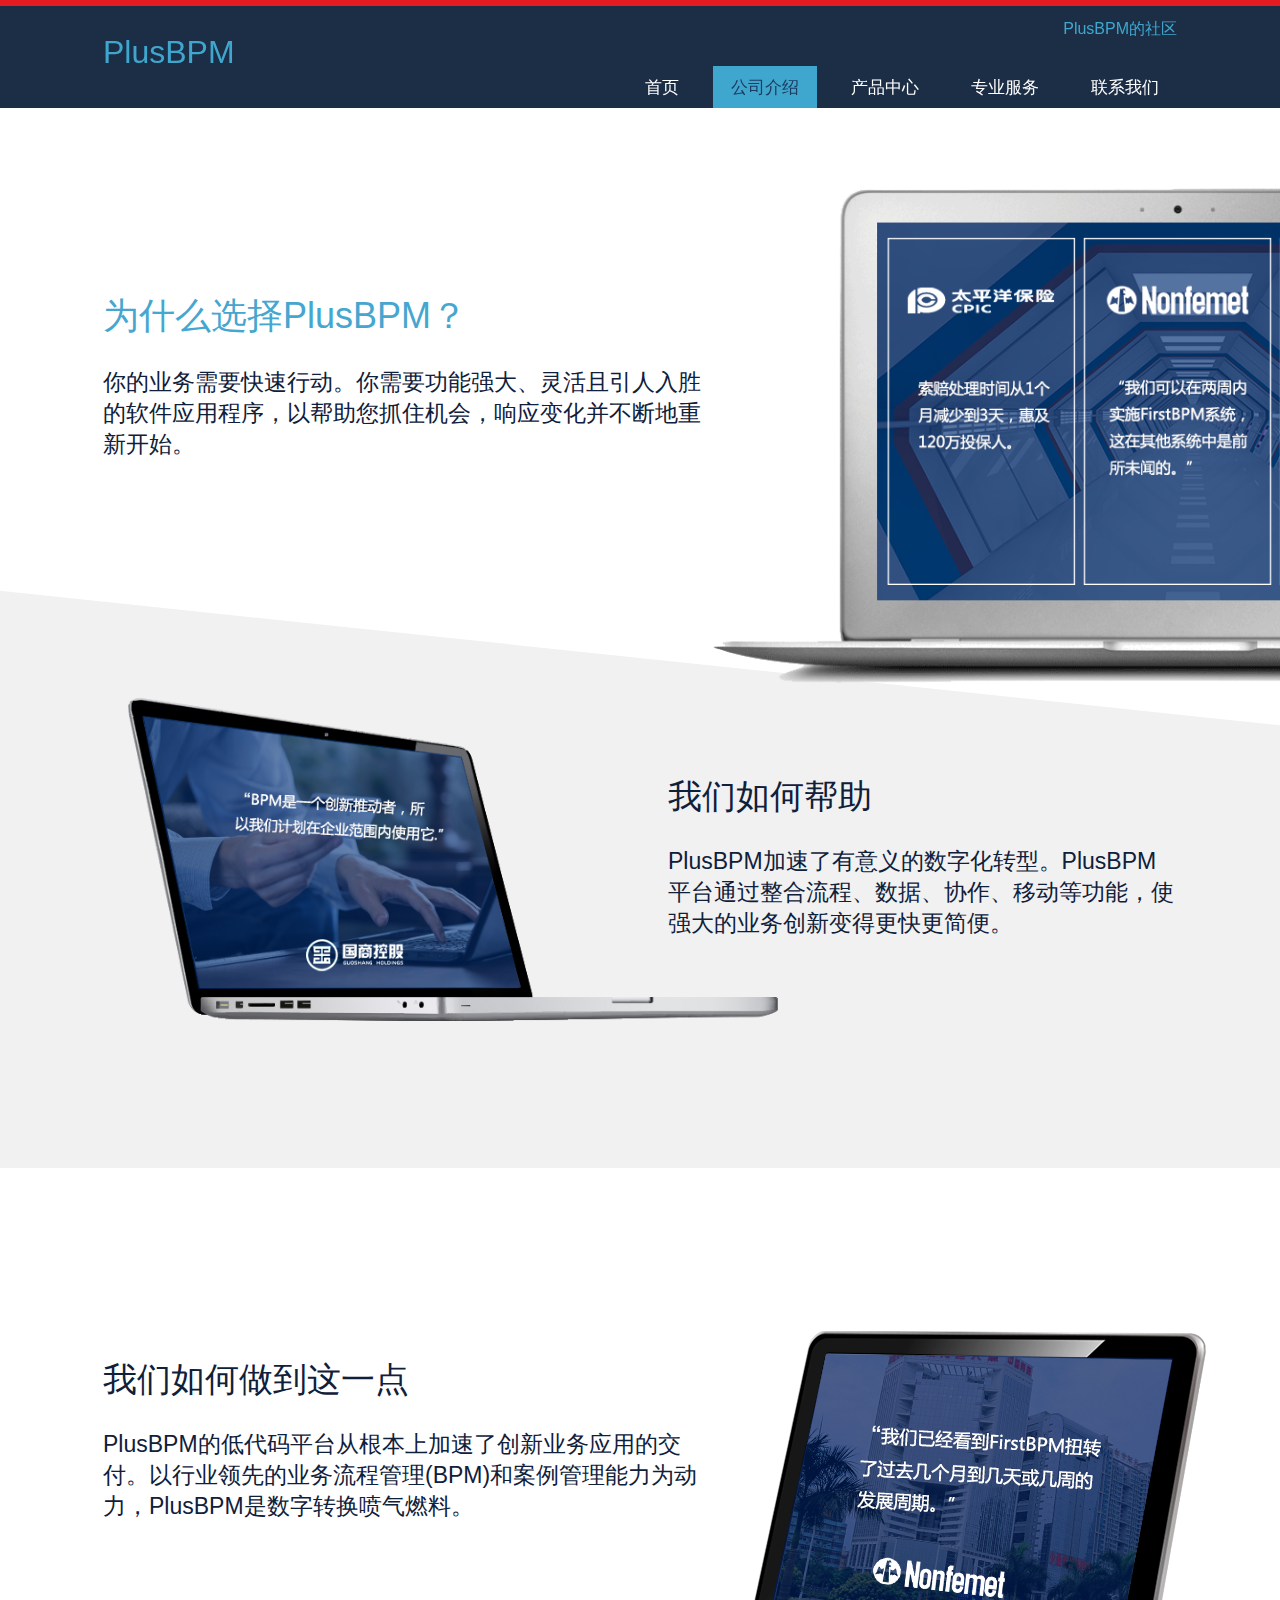
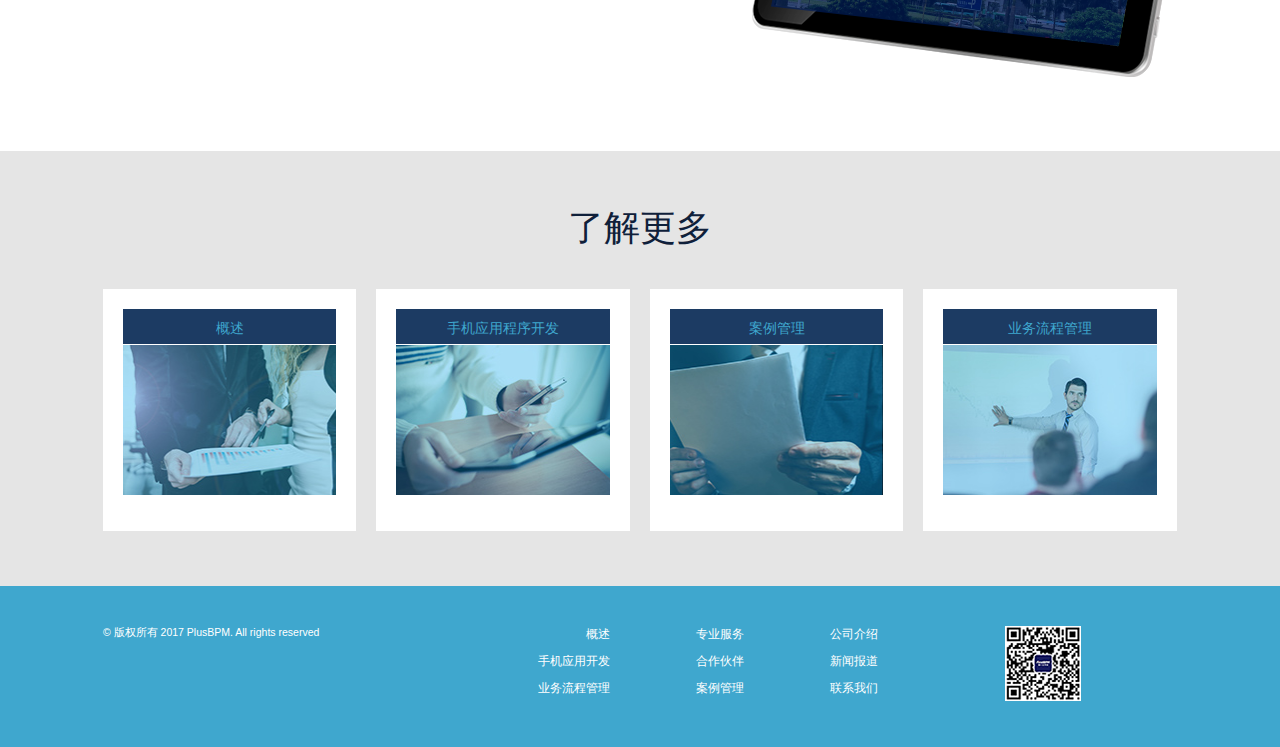
<file: aboutus.html>
<!DOCTYPE html>
<html>

<head>
	<meta charset="UTF-8" />
	<meta name="viewport" content="width=device-width, initial-scale=1">
	<link rel="shortcut icon" href="img/favicon-Plus2.ico">
	<title>PlusBPM</title>

	<style type="text/css">
		img.wp-smiley,
		img.emoji {
			display: inline !important;
			border: none !important;
			box-shadow: none !important;
			height: 1em !important;
			width: 1em !important;
			margin: 0 .07em !important;
			vertical-align: -0.1em !important;
			background: none !important;
			padding: 0 !important;
		}
	</style>
	<link rel='stylesheet' id='rs-plugin-settings-css' href='wp-content/plugins/revslider/public/assets/css/settings.css?ver=5.3.1.5' type='text/css' media='all' />
	<link rel='stylesheet' id='wp-pagenavi-css' href='wp-content/plugins/wp-pagenavi/pagenavi-css.css?ver=2.70'
		type='text/css' media='all' />
	<link rel='stylesheet' id='style-css' href='wp-content/themes/plus/style.css?ver=1506348379' type='text/css'
		media='all' />
	<link rel='stylesheet' id='owl.carousel-css'
		href='wp-content/themes/plus/css/owl-carousel/owl.carousel.css?ver=4.8.2' type='text/css' media='all' />
	<link rel='stylesheet' id='owl.theme-css' href='wp-content/themes/plus/css/owl-carousel/owl.theme.css?ver=4.8.2'
		type='text/css' media='all' />
	<link rel='stylesheet' id='lightboxStyle-css'
		href='wp-content/plugins/lightbox-plus/css/textframe/colorbox.min.css?ver=2.7.2' type='text/css'
		media='screen' />
	<script type='text/javascript' src='wp-includes/js/jquery/jquery.js?ver=1.12.4'></script>
	<script type='text/javascript' src='wp-includes/js/jquery/jquery-migrate.min.js?ver=1.4.1'></script>
	<script type='text/javascript'
		src='wp-content/plugins/revslider/public/assets/js/jquery.themepunch.tools.min.js?ver=5.3.1.5'></script>
	<script type='text/javascript'
		src='wp-content/plugins/revslider/public/assets/js/jquery.themepunch.revolution.min.js?ver=5.3.1.5'></script>
	<script data-no-minify="1"
		data-cfasync="false">(function (w, d) { function a() { var b = d.createElement("script"); b.async = !0; b.src = "wp-content/plugins/wp-rocket/inc/front/js/lazyload.1.0.5.min.js"; var a = d.getElementsByTagName("script")[0]; a.parentNode.insertBefore(b, a) } w.attachEvent ? w.attachEvent("onload", a) : w.addEventListener("load", a, !1) })(window, document);</script>

	<!-- End Google Tag Manager -->
	<!-- LinkedIn Remarketing Code -->

	<!-- End LinkedIn Remarketing Code -->
</head>



<body
	class="home page-template page-template-templetes page-template-new-home page-template-templetesnew-home-php page page-id-1784 page-home">
	<div class="header_main">
		<div class="border_top_red"></div>
		<div class="wrapper">
			<div class="col-2 logo-main">
				<div class="logo">
					<a href="index.html">
						PlusBPM
					</a>
				</div><!-- logo -->

			</div>
			<div class="col-10 right-menu">

				<div class="user_block">
					<ul>
						<li><a target="_blank" href="#">PlusBPM的社区</a></li>

					</ul>
				</div><!-- user_block -->

				<div class="menu_main">
					<div class="right_sidemenu">
						<div class="menu-main-menu-container">
							<ul id="menu-main-menu" class="menu">
								<li id="menu-item-207" class="menu-item menu-item-type-custom menu-item-object-custom">
									<a href="index.html">首页</a>
								</li>
								<li id="menu-item-207"
									class="menu-item menu-item-type-custom menu-item-object-custom current-menu-parent">
									<a href="aboutus.html">公司介绍</a>
								</li>
								<li id="menu-item-205"
									class="menu-item menu-item-type-custom menu-item-object-custom menu-item-has-children menu-item-205">
									<a href="#">产品中心</a>
									<ul class="sub-menu">
										<li id="menu-item-8732"
											class="menu-item menu-item-type-post_type menu-item-object-page menu-item-8732">
											<a href="platform.html">概述</a></li>
										<li id="menu-item-9338"
											class="menu-item menu-item-type-post_type menu-item-object-page menu-item-9338">
											<a href="mobile-app-development-platform.html">手机应用程序开发</a></li>
										<li id="menu-item-9338"
											class="menu-item menu-item-type-post_type menu-item-object-page menu-item-9338">
											<a href="bpm-suite.html">业务流程管理</a></li>
										<li id="menu-item-9338"
											class="menu-item menu-item-type-post_type menu-item-object-page menu-item-9338">
											<a href="case-management.html">案例管理</a></li>
									</ul>
								</li>
								<!-- <li id="menu-item-205" class="menu-item menu-item-type-custom menu-item-object-custom menu-item-has-children menu-item-205">
										<a href="#">一个平台</a>
										<ul class="sub-menu">
											<li id="menu-item-8732" class="menu-item menu-item-type-post_type menu-item-object-page menu-item-8732">
												<a href="platform.html">概述</a>
											</li>
											<li id="menu-item-9338" class="menu-item menu-item-type-post_type menu-item-object-page menu-item-9338">
												<a href="mobile-app-development-platform.html">手机应用程序开发</a>
											</li>
											<li id="menu-item-9338" class="menu-item menu-item-type-post_type menu-item-object-page menu-item-9338">
												<a href="bpm-suite.html">业务流程管理</a>
											</li>
											<li id="menu-item-9338" class="menu-item menu-item-type-post_type menu-item-object-page menu-item-9338">
												<a href="case-management.html">案例管理</a>
											</li>
										</ul>
									</li> -->
								<li id="menu-item-207" class="menu-item menu-item-type-custom menu-item-object-custom ">
									<a href="professional-services.html">专业服务</a>
								</li>
								<!-- <li id="menu-item-371" class="menu-item menu-item-type-custom menu-item-object-custom">
									<a href="customer.html">客户案例</a>
								</li> -->
								<li id="menu-item-372"
									class="right-sub-menu menu-item menu-item-type-custom menu-item-object-custom menu-item-has-children menu-item-372 ">
									<a href="contact.html">联系我们</a>
									<!-- <ul  class="sub-menu">
										<li id="menu-item-309" class="menu-item menu-item-type-post_type menu-item-object-page menu-item-309"><a href="aboutus.html">公司介绍</a></li>
										<li id="menu-item-2389" class="menu-item menu-item-type-post_type menu-item-object-page menu-item-2389"><a href="news.asp">新闻报道</a></li>
										<li id="menu-item-11733" class="menu-item menu-item-type-custom menu-item-object-custom menu-item-11733"><a href="contact.html">联系我们</a></li>
									</ul> -->
								</li>
							</ul>
						</div>
					</div>
				</div><!-- menu_main -->

			</div><!-- right-menu -->

		</div>
		<!--wrapper -->

		<div class="menu-btn"></div>
		<div class="search-btn"></div>

	</div><!-- header_main -->

	<div class="clear"></div>
	<div class="clear"></div>







	<div class="middle_main">
		<div class="repeat_rows">
			<div class="bpm_block no_padd_bottom white">
				<div class="angle-layer">
					<div class="angle-inner">
						<div class="img-wrap overflow-lrg"><img src="img/290334693743985162.png"
								style="margin-top: 50px; margin-left: -50px; "
								alt="A laptop showing a gif of plus customer success stories, ending with the words Digital Transformation - the thing that happens when you run plus.">
						</div><!-- img-wrap -->
						<div class="content-wrapper">
							<div class="vertical-align-fix">
								<h1 class="page-title">为什么选择PlusBPM？</h1>

								<h3></h3>
								<p>
									<p>你的业务需要快速行动。你需要功能强大、灵活且引人入胜的软件应用程序，以帮助您抓住机会，响应变化并不断地重新开始。</p>
								</p>
							</div><!-- vertical-align-fix -->
						</div>

					</div>
				</div>
			</div>
			<div class="bpm_block bpm_middle_block gray">
				<div class="angle-layer">
					<div class="angle-inner">
						<div class="img-wrap overflow-sm"><img src="img/plus-why-help.png"
								style="margin-right: -150px; " alt="A laptop showing a quote from Sprint"></div>
						<!-- img-wrap -->
						<div class="content-wrapper">
							<div class="vertical-align-fix">

								<h3>我们如何帮助</h3>
								<p>
									<p>PlusBPM加速了有意义的数字化转型。PlusBPM平台通过整合流程、数据、协作、移动等功能，使强大的业务创新变得更快更简便。</p>
								</p>
							</div><!-- vertical-align-fix -->
						</div>

					</div>
				</div>
			</div>
			<div class="bpm_block no_padd_bottom white">
				<div class="angle-layer">
					<div class="angle-inner">
						<div class="img-wrap overflow-sm"><img src="img/plus-why-how.png"
								style="margin-top: 50px; margin-right: -25px; "
								alt="A tablet showing a quote from Janus, 'This is probably the first tool that I've seen in a long time that I would describe as transformative in nature.'">
						</div><!-- img-wrap -->
						<div class="content-wrapper">
							<div class="vertical-align-fix">

								<h3>我们如何做到这一点</h3>
								<p>
									<p>PlusBPM的低代码平台从根本上加速了创新业务应用的交付。以行业领先的业务流程管理(BPM)和案例管理能力为动力，PlusBPM是数字转换喷气燃料。</p>
								</p>
							</div><!-- vertical-align-fix -->
						</div>

					</div>
				</div>
			</div>
		</div>

		<!--
					<div class="key_txt">
				<div class="wrapper">
					<h1>Industry Recognition</h1>
					<p><p>plus has been named an industry leader by analysts including Gartner, Forrester, IDC, Ovum and others</p>
</p>
					<div class="btn_key_main"><a href="/resources/?resources_type=55" class="btn_key">LEARN MORE</a></div>
				</div>
			</div>-->

		<div class="clear"></div>
	</div>


	<div class="footer_sub">
		<div class="wrapper">
			<h3>了解更多</h3>
			<div class="clearfix"></div>
			<div class="resource_callout_main">
				<div class="resource-callout">
					<div class="video-play-btn" rel="iRPT8ZjOoA0"> <a href="platform.html">
							<div class="callout-type">概述</div>
							<div class="callout-img" style="background:url(img/link4.jpg);">
								<div class="hover-state"></div>
							</div>
						</a></div><!-- video-play-btn -->
				</div>
				<div class="resource-callout"><a href="mobile-app-development-platform.html">
						<div class="callout-type">手机应用程序开发</div>
						<div class="callout-img" style="background:url(img/link2.jpg);">
							<div class="hover-state"></div>
						</div>
					</a></div><!-- resource-callout -->
				<!-- resource-callout -->
				<div class="resource-callout"><a href="case-management.html">
						<div class="callout-type">案例管理</div>
						<div class="callout-img" style="background:url(img/link1.jpg);">
							<div class="hover-state"></div>
						</div>
					</a></div><!-- resource-callout -->
				<div class="resource-callout"><a href="bpm-suite.html">
						<div class="callout-type">业务流程管理</div>
						<div class="callout-img" style="background:url(img/link3.jpg);">
							<div class="hover-state"></div>
						</div>
					</a></div><!-- resource-callout -->
			</div><!-- resource_callout_main -->
		</div><!-- wrapper -->
	</div><!-- footer-sub -->



	<section id="value_prop" style=" display:none">

	</section>
	<!-- value_prop -->
	<!-- value_prop -->

	<section id="affirmation" style="display:none">

	</section>
	<!-- affirmation -->



	<section id="results" style="display:none">

	</section>
	<!-- results -->
	<div class="footer_main">
		<div class="wrapper">
			<div class="col-4 footer-copy">
				<div>
					<div class="textwidget">&copy; 版权所有 2017 PlusBPM. All rights reserved</div>
				</div>
			</div>

			<div class="col-5 footer-menu">
				<div>
					<div class="menu-footer-menu-container">
						<ul id="menu-footer-menu" class="menu">
							<li class="menu-item menu-item-type-post_type menu-item-object-page menu-item-44"><a
									href="platform.html">概述</a></li>
							<li id="menu-item-241"
								class="menu-item menu-item-type-post_type menu-item-object-page menu-item-241"><a
									href="professional-services.html">专业服务</a></li>
							<li id="menu-item-3932"
								class="menu-item menu-item-type-post_type menu-item-object-page menu-item-3932"><a
									href="aboutus.html">公司介绍</a></li>
							<li id="menu-item-14203"
								class="menu-item menu-item-type-post_type menu-item-object-page menu-item-14203">
								<a href="mobile-app-development-platform.html">手机应用开发</a></li>
							<li id="menu-item-6106"
								class="menu-item menu-item-type-post_type menu-item-object-page menu-item-6106"><a
									href="partners.asp">合作伙伴</a></li>
							<li id="menu-item-6104"
								class="menu-item menu-item-type-post_type menu-item-object-page menu-item-6104"><a
									href="news.asp">新闻报道</a></li>
							<li id="menu-item-10299"
								class="menu-item menu-item-type-post_type menu-item-object-page menu-item-10299">
								<a href="bpm-suite.html">业务流程管理</a></li>
							<li id="menu-item-10301"
								class="menu-item menu-item-type-custom menu-item-object-custom menu-item-10301">
								<a href="case-management.html"> 案例管理</a></li>
							<li id="menu-item-10300"
								class="menu-item menu-item-type-custom menu-item-object-custom menu-item-10300">
								<a target="_blank" href="contact.html">联系我们</a></li>

						</ul>
					</div>
				</div>
			</div>
			<div class="col-3 footer-social" style="text-align:center">
				<img src="img/ewm.png">

			</div>
		</div>
	</div>
	<!-- Lightbox Plus Colorbox v2.7.2/1.5.9 - 2013.01.24 - Message: 0-->
	<script type="text/javascript">
		jQuery(document).ready(function ($) {
			$("a[rel*=lightbox]").colorbox({ initialWidth: "30%", initialHeight: "30%", maxWidth: "90%", maxHeight: "90%", opacity: 0.8 });
		});
	</script>
	<script type='text/javascript' src='wp-content/themes/plus/js/main-min.js?ver=4.8.2'></script>
	<script type='text/javascript' src='wp-content/themes/plus/js/impressum-min.js?ver=4.8.2'></script>
	<script type='text/javascript' src='wp-content/themes/plus/js/reembed-min.js?ver=4.8.2'></script>
	<script type='text/javascript' src='wp-content/themes/plus/js/mobile-nav-min.js?ver=4.8.2'></script>
	<script type='text/javascript' src='wp-content/themes/plus/js/homepage-min.js?ver=4.8.2'></script>
	<script type='text/javascript' src='wp-content/themes/plus/css/owl-carousel/owl.carousel.js?ver=4.8.2'></script>
	<script type='text/javascript' src='wp-content/themes/plus/js/footer-min.js?ver=4.8.2'></script>
	<script type='text/javascript' src='wp-content/themes/plus/js/pardot-min.js?ver=4.8.2'></script>
	<script type='text/javascript'
		src='wp-content/plugins/lightbox-plus/js/jquery.colorbox.1.5.9-min.js?ver=1.5.9'></script>
	<script type='text/javascript' src='wp-includes/js/wp-embed.min.js?ver=4.8.2'></script>

	<!-- End Facebook Pixel Code -->

</html>
</file>
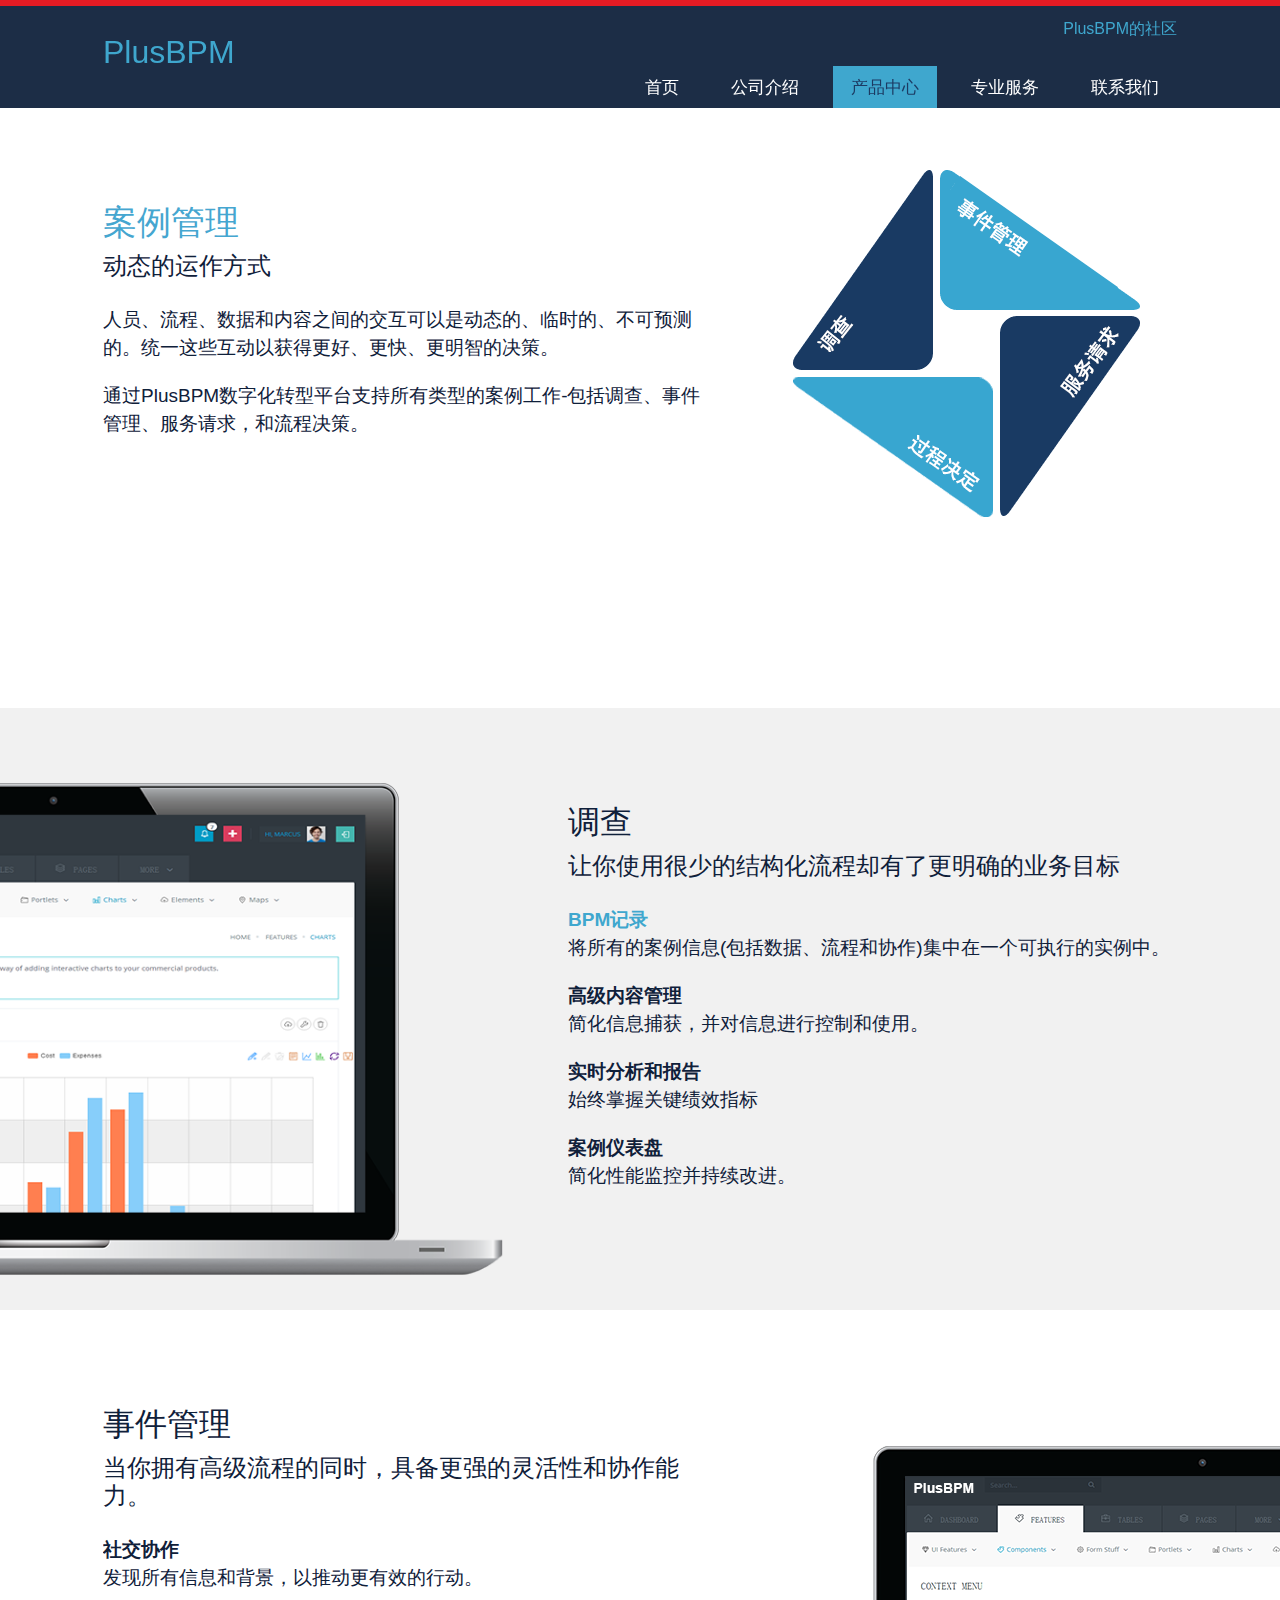
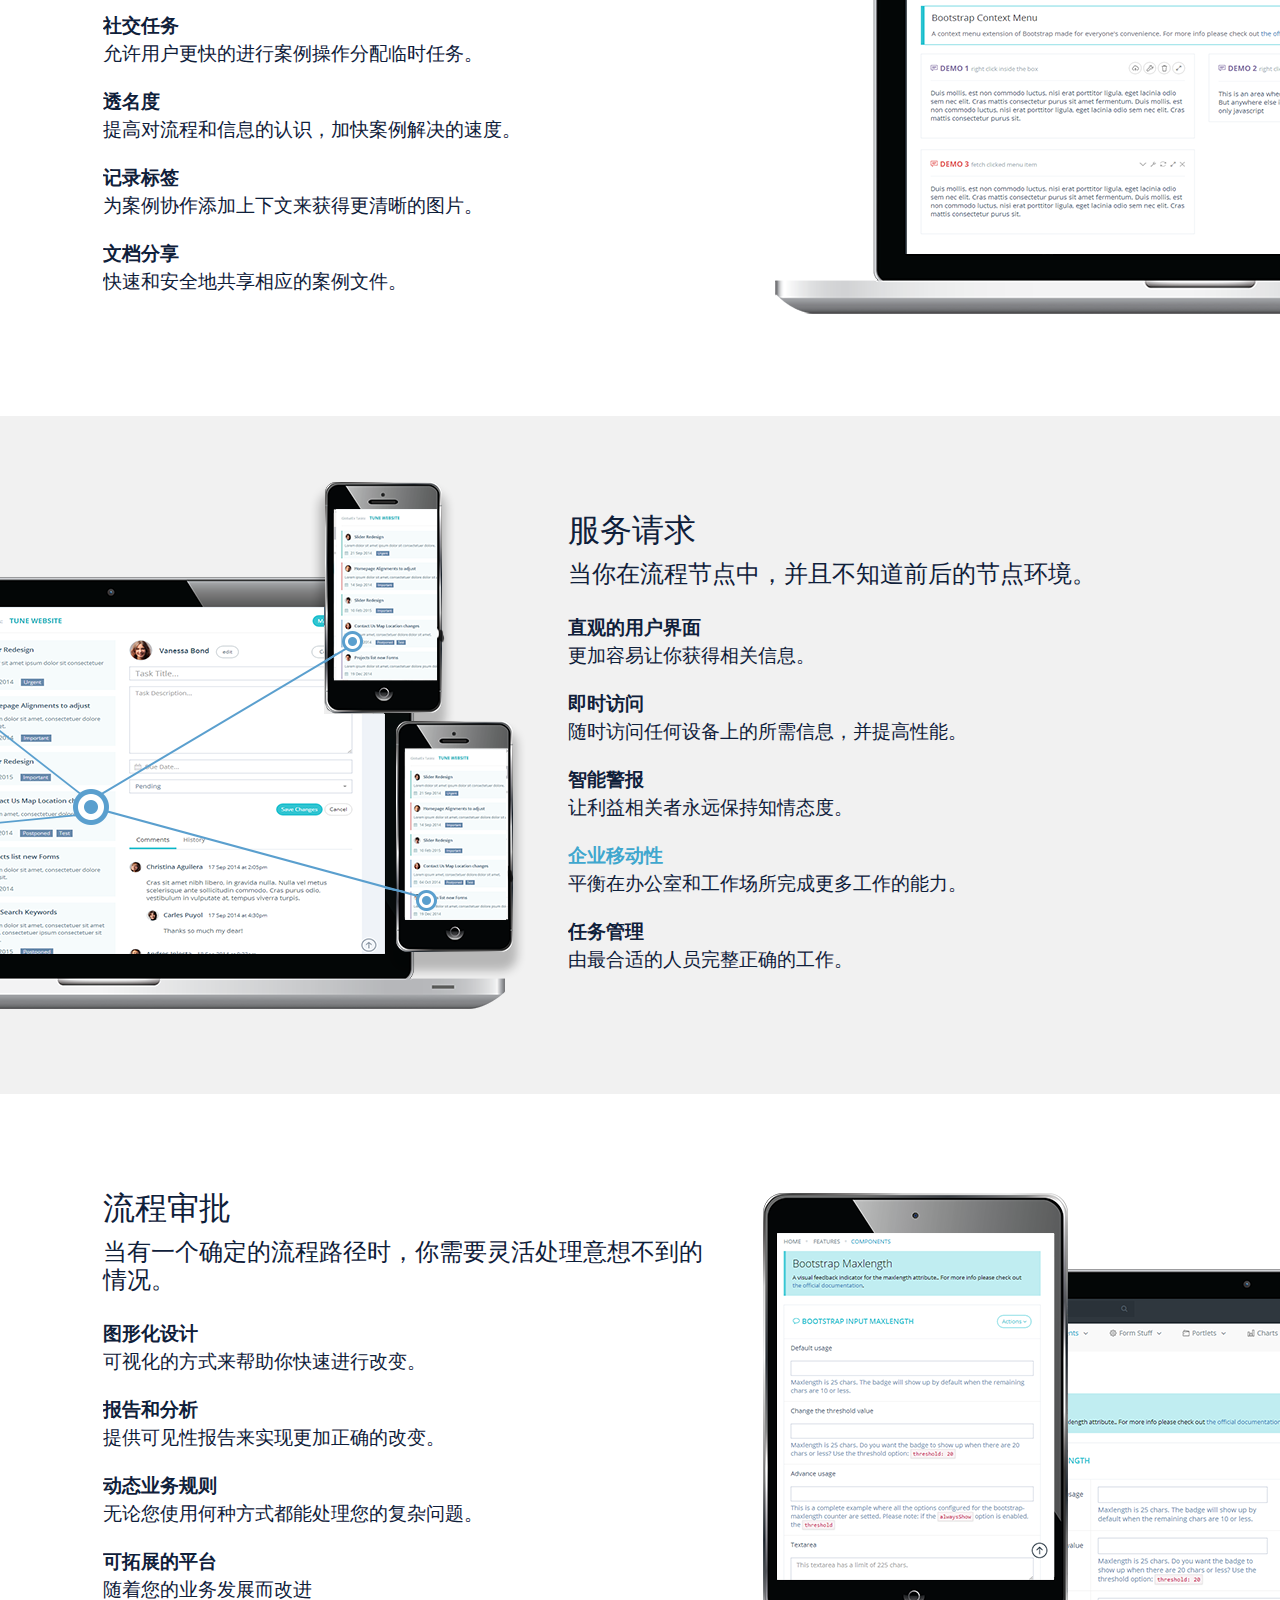
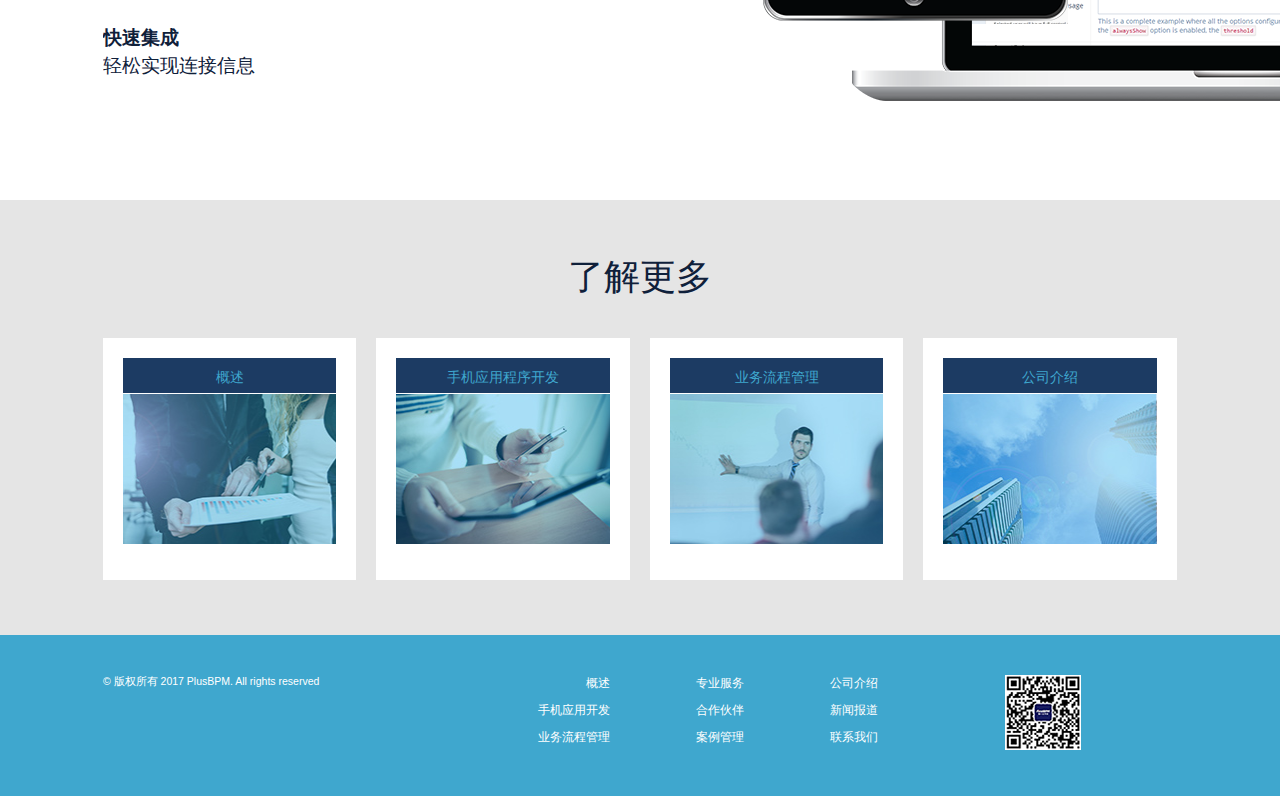
<file: case-management.html>
<!DOCTYPE html>
<html>

<head>
	<meta charset="UTF-8" />
	<meta name="viewport" content="width=device-width, initial-scale=1">
	<link rel="shortcut icon" href="img/favicon-Plus2.ico">
	<title>PlusBPM</title>

	<style type="text/css">
		img.wp-smiley,
		img.emoji {
			display: inline !important;
			border: none !important;
			box-shadow: none !important;
			height: 1em !important;
			width: 1em !important;
			margin: 0 .07em !important;
			vertical-align: -0.1em !important;
			background: none !important;
			padding: 0 !important;
		}
	</style>
	<link rel='stylesheet' id='rs-plugin-settings-css'
		href='wp-content/plugins/revslider/public/assets/css/settings.css?ver=5.3.1.5' type='text/css' media='all' />
	<style id='rs-plugin-settings-inline-css' type='text/css'>
		#rs-demo-id {}
	</style>
	<link rel='stylesheet' id='wp-pagenavi-css' href='wp-content/plugins/wp-pagenavi/pagenavi-css.css?ver=2.70'
		type='text/css' media='all' />
	<link rel='stylesheet' id='style-css' href='wp-content/themes/plus/style.css?ver=1506348379' type='text/css'
		media='all' />
	<link rel='stylesheet' id='owl.carousel-css'
		href='wp-content/themes/plus/css/owl-carousel/owl.carousel.css?ver=4.8.2' type='text/css' media='all' />
	<link rel='stylesheet' id='owl.theme-css' href='wp-content/themes/plus/css/owl-carousel/owl.theme.css?ver=4.8.2'
		type='text/css' media='all' />
	<link rel='stylesheet' id='lightboxStyle-css'
		href='wp-content/plugins/lightbox-plus/css/textframe/colorbox.min.css?ver=2.7.2' type='text/css'
		media='screen' />
	<script type='text/javascript' src='wp-includes/js/jquery/jquery.js?ver=1.12.4'></script>
	<script type='text/javascript' src='wp-includes/js/jquery/jquery-migrate.min.js?ver=1.4.1'></script>
	<script type='text/javascript'
		src='wp-content/plugins/revslider/public/assets/js/jquery.themepunch.tools.min.js?ver=5.3.1.5'></script>
	<script type='text/javascript'
		src='wp-content/plugins/revslider/public/assets/js/jquery.themepunch.revolution.min.js?ver=5.3.1.5'></script>
	<script data-no-minify="1"
		data-cfasync="false">(function (w, d) { function a() { var b = d.createElement("script"); b.async = !0; b.src = "wp-content/plugins/wp-rocket/inc/front/js/lazyload.1.0.5.min.js"; var a = d.getElementsByTagName("script")[0]; a.parentNode.insertBefore(b, a) } w.attachEvent ? w.attachEvent("onload", a) : w.addEventListener("load", a, !1) })(window, document);</script>

	<!-- End Google Tag Manager -->
	<!-- LinkedIn Remarketing Code -->

	<!-- End LinkedIn Remarketing Code -->
</head>



<body
	class="home page-template page-template-templetes page-template-new-home page-template-templetesnew-home-php page page-id-1784 page-home">
	<div class="header_main">
		<div class="border_top_red"></div>
		<div class="wrapper">
			<div class="col-2 logo-main">
				<div class="logo">
					<a href="index.html">
						PlusBPM
					</a>
				</div><!-- logo -->

			</div>
			<div class="col-10 right-menu">

				<div class="user_block">
					<ul>
						<li><a target="_blank" href="#">PlusBPM的社区</a></li>

					</ul>
				</div><!-- user_block -->

				<div class="menu_main">
					<div class="right_sidemenu">
						<div class="menu-main-menu-container">
							<ul id="menu-main-menu" class="menu">
								<li id="menu-item-207" class="menu-item menu-item-type-custom menu-item-object-custom">
									<a href="index.html">首页</a>
								</li>
								<li id="menu-item-207" class="menu-item menu-item-type-custom menu-item-object-custom ">
									<a href="aboutus.html">公司介绍</a>
								</li>
								<li id="menu-item-205" class="menu-item menu-item-type-custom menu-item-object-custom menu-item-has-children menu-item-205 current-menu-parent"><a href="#">产品中心</a>
									<ul  class="sub-menu">
										<li id="menu-item-8732" class="menu-item menu-item-type-post_type menu-item-object-page menu-item-8732"><a href="platform.html">概述</a></li>
										<li id="menu-item-9338" class="menu-item menu-item-type-post_type menu-item-object-page menu-item-9338"><a href="mobile-app-development-platform.html">手机应用程序开发</a></li>
										<li id="menu-item-9338" class="menu-item menu-item-type-post_type menu-item-object-page menu-item-9338"><a href="bpm-suite.html">业务流程管理</a></li>
										<li id="menu-item-9338" class="menu-item menu-item-type-post_type menu-item-object-page menu-item-9338"><a href="case-management.html">案例管理</a></li>
									</ul>
								</li>
								<!-- <li id="menu-item-205" class="menu-item menu-item-type-custom menu-item-object-custom menu-item-has-children menu-item-205">
										<a href="#">一个平台</a>
										<ul class="sub-menu">
											<li id="menu-item-8732" class="menu-item menu-item-type-post_type menu-item-object-page menu-item-8732">
												<a href="platform.html">概述</a>
											</li>
											<li id="menu-item-9338" class="menu-item menu-item-type-post_type menu-item-object-page menu-item-9338">
												<a href="mobile-app-development-platform.html">手机应用程序开发</a>
											</li>
											<li id="menu-item-9338" class="menu-item menu-item-type-post_type menu-item-object-page menu-item-9338">
												<a href="bpm-suite.html">业务流程管理</a>
											</li>
											<li id="menu-item-9338" class="menu-item menu-item-type-post_type menu-item-object-page menu-item-9338">
												<a href="case-management.html">案例管理</a>
											</li>
										</ul>
									</li> -->
								<li id="menu-item-207"
									class="menu-item menu-item-type-custom menu-item-object-custom ">
									<a href="professional-services.html">专业服务</a>
								</li>
								<!-- <li id="menu-item-371" class="menu-item menu-item-type-custom menu-item-object-custom">
									<a href="customer.html">客户案例</a>
								</li> -->
								<li id="menu-item-372" class="right-sub-menu menu-item menu-item-type-custom menu-item-object-custom menu-item-has-children menu-item-372 ">
									<a href="contact.html">联系我们</a>
									<!-- <ul  class="sub-menu">
										<li id="menu-item-309" class="menu-item menu-item-type-post_type menu-item-object-page menu-item-309"><a href="aboutus.html">公司介绍</a></li>
										<li id="menu-item-2389" class="menu-item menu-item-type-post_type menu-item-object-page menu-item-2389"><a href="news.asp">新闻报道</a></li>
										<li id="menu-item-11733" class="menu-item menu-item-type-custom menu-item-object-custom menu-item-11733"><a href="contact.html">联系我们</a></li>
									</ul> -->
								</li>
							</ul>
						</div>
					</div>
				</div><!-- menu_main -->

			</div><!-- right-menu -->

		</div>
		<!--wrapper -->

		<div class="menu-btn"></div>
		<div class="search-btn"></div>

	</div><!-- header_main -->

	<div class="clear"></div>
	<div class="clear"></div>






	<style>
		.middle_main,
		.main-content {
			overflow: hidden;
		}

		.overview_det_page.shaded {
			background: #f1f1f1 !important;
		}

		.layer-cake-inner {
			position: relative;
		}

		.adjust-padding {
			padding: 100px 0 !important;
		}

		.content-wrapper {
			width: calc(100% - 424px);
			padding-right: 40px;
			position: relative;
			z-index: 10;
		}

		.align-img-left .content-wrapper {
			width: calc(100% - 424px);
			padding-right: 0;
			margin-left: 425px;
			padding-left: 40px;
		}

		.img-wrap img {
			max-width: 100%;
			max-height: 100%;
			height: auto;
			width: auto;
		}

		.img-wrap.overflow-lrg {
			position: absolute;
			right: -525px;
			top: calc(50% - 280px);
			width: 950px;
			height: 550px;
		}

		.align-img-left .img-wrap.overflow-lrg {
			left: -525px;
			text-align: right;
			position: absolute;
			top: calc(50% - 280px);
			width: 950px;
			height: 550px;
		}

		.img-wrap.overflow-med {
			position: absolute;
			right: -375px;
			top: calc(50% - 230px);
			width: 800px;
			height: 450px;
		}

		.align-img-left .img-wrap.overflow-med {
			left: -375px;
			text-align: right;
			position: absolute;
			top: calc(50% - 230px);
			width: 800px;
			height: 450px;
		}

		.img-wrap.overflow-sm {
			position: absolute;
			right: -225px;
			top: calc(50% - 180px);
			width: 650px;
			height: 350px;
		}

		.align-img-left .img-wrap.overflow-sm {
			left: -225px;
			text-align: right;
			position: absolute;
			width: 650px;
			height: 350px;
			top: calc(50% - 180px);
		}

		.align-img-left .img-wrap {
			position: absolute;
			left: 0;
			width: 424px;
			height: auto;
			text-align: center;
		}

		.img-wrap {
			position: absolute;
			right: 0;
			width: 424px;
			height: auto;
			text-align: center;
		}

		.content-video {
			max-height: 100%;
			width: auto;
			height: auto;
			max-width: 100%;
		}

		@media screen and (max-width:800px) {

			.content-wrapper {
				width: calc(100% - 350px);
			}

			.align-img-left .content-wrapper {
				width: calc(100% - 350px);
				margin-left: 350px;
			}

			.img-wrap.overflow-lrg {
				right: -550px;
			}

			.align-img-left .img-wrap.overflow-lrg {
				left: -550px;
			}

			.img-wrap.overflow-med {
				right: -475px;
			}

			.align-img-left .img-wrap.overflow-med {
				left: -475px;
			}

			.img-wrap.overflow-sm {
				right: -300px;
			}

			.align-img-left .img-wrap.overflow-sm {
				left: -300px;
			}

			.align-img-left .img-wrap {
				width: 350px;
			}

			.img-wrap {
				width: 350px;
			}

		}

		@media screen and (max-width:767px) {
			.adjust-padding {
				padding: 40px 0 !important;
			}

			.content-wrapper {
				width: 100%;
				padding-right: 0;
			}

			.align-img-left .content-wrapper {
				width: 100%;
				padding-right: 0;
				padding-right: 0;
				margin-left: 0;
				padding-left: 0;
			}

			.img-wrap.overflow-lrg,
			.align-img-left .img-wrap.overflow-lrg,
			.img-wrap.overflow-med,
			.align-img-left .img-wrap.overflow-med,
			.img-wrap.overflow-sm,
			.align-img-left .img-wrap.overflow-sm,
			.align-img-left .img-wrap,
			.img-wrap {
				right: auto;
				left: auto;
				max-width: 500px;
				max-height: 350px;
				height: auto;
				width: auto;
				position: relative;
				margin: 0 auto 26px auto !important;
			}

			.img-wrap img,
			.img-wrap video {
				margin: 0 !important;
				margin-top: 0 !important;
				margin-bottom: 0 !important;
				margin-left: 0 !important;
				margin-right: 0 !important;
				height: auto;
				width: auto;
				max-height: 350px;
				max-width: 100%;
			}

			.img-wrap .vertical-align-fix {
				display: block;
			}

		}
	</style>

	<div class="middle_main main layer-cakes" style="padding:0;">
		<article class="main-content clearfix">
			<div id="case-management" class="overview_det_page clearfix adjust-padding">
				<div class="layer-cake-inner wrapper ">
					<div class="img-wrap "><img class="" src="img/case-mgmt-overview-revised.gif"
							alt="A gif showing the four variations of Case Management in a circle - Investigations, Incident Management, Service Requests and Process to Decisions"
							style="margin-top: -40px; " /></div><!-- img-wrap -->
					<div class="content-wrapper">
						<h2 style="text-align:left;">
							案例管理 </h2>
						<h3>动态的运作方式</h3>
						<p>人员、流程、数据和内容之间的交互可以是动态的、临时的、不可预测的。统一这些互动以获得更好、更快、更明智的决策。</p>
						<p>通过PlusBPM数字化转型平台支持所有类型的案例工作-包括调查、事件管理、服务请求，和流程决策。</p>

					</div>
				</div>
			</div>
			<div id="investigations" class="overview_det_page clearfix adjust-padding shaded">
				<div class="layer-cake-inner wrapper align-img-left">
					<div class="img-wrap overflow-lrg"><img class="" src="img/case-mgmt-investigations.png"
							alt="Laptop with a case management investigative report" style="margin-top: 35px; " /></div>
					<!-- img-wrap -->
					<div class="content-wrapper">
						<h2 style="text-align:left;">
							调查 </h2>
						<h3>让你使用很少的结构化流程却有了更明确的业务目标</h3>
						<p><strong><a href="#">BPM记录<br />
								</a></strong>将所有的案例信息(包括数据、流程和协作)集中在一个可执行的实例中。</p>
						<p><strong>高级内容管理</strong><br />
							简化信息捕获，并对信息进行控制和使用。</p>
						<p><strong>实时分析和报告</strong><br />
							始终掌握关键绩效指标</p>
						<p><strong>案例仪表盘</strong><br />
							简化性能监控并持续改进。</p>
					</div>
				</div>
			</div>
			<div id="incident-management" class="overview_det_page clearfix adjust-padding">
				<div class="layer-cake-inner wrapper ">
					<div class="img-wrap overflow-lrg"><img class=""
							src="img/17-Case-Mgmt-Incident-Mgmt-FS2-REPLACE.png"
							alt="Laptop showing social collaboration" style="margin-top: 20px; " /></div>
					<!-- img-wrap -->
					<div class="content-wrapper">
						<h2 style="text-align:left;">
							事件管理 </h2>
						<h3>当你拥有高级流程的同时，具备更强的灵活性和协作能力。</h3>
						<p><strong>社交协作</strong><br />
							发现所有信息和背景，以推动更有效的行动。</p>
						<p><strong>社交任务</strong><br />
							允许用户更快的进行案例操作分配临时任务。</p>
						<p><strong>透名度</strong><br />
							提高对流程和信息的认识，加快案例解决的速度。</p>
						<p><strong>记录标签</strong><br />
							为案例协作添加上下文来获得更清晰的图片。</p>
						<p><strong>文档分享</strong><br />
							快速和安全地共享相应的案例文件。</p>
					</div>
				</div>
			</div>
			<div id="service-requests" class="overview_det_page clearfix adjust-padding shaded">
				<div class="layer-cake-inner wrapper align-img-left">
					<div class="img-wrap overflow-lrg"><img class="" src="img/18-Case-Mgmt-Serv-Requests-FS3.png"
							alt="Laptop and four mobile devices all showing versions of the same case" style="" /></div>
					<!-- img-wrap -->
					<div class="content-wrapper">
						<h2 style="text-align:left;">
							服务请求 </h2>
						<h3>当你在流程节点中，并且不知道前后的节点环境。</h3>
						<p><strong>直观的用户界面<br />
							</strong>更加容易让你获得相关信息。</p>
						<p><strong>即时访问</strong><br />
							随时访问任何设备上的所需信息，并提高性能。</p>
						<p><strong>智能警报</strong><br />
							让利益相关者永远保持知情态度。</p>
						<p><strong><a href="#">企业移动性</a></strong><br />
							平衡在办公室和工作场所完成更多工作的能力。</p>
						<p><strong>任务管理</strong><br />
							由最合适的人员完整正确的工作。</p>
					</div>
				</div>
			</div>
			<div id="process-to-decision" class="overview_det_page clearfix adjust-padding">
				<div class="layer-cake-inner wrapper ">
					<div class="img-wrap overflow-lrg"><img class="" src="img/case-mgmt-process-to-decision.png"
							alt="Laptop and tablet showing a case management process to decision" style="" /></div>
					<!-- img-wrap -->
					<div class="content-wrapper">
						<h2 style="text-align:left;">
							流程审批</h2>
						<h3>当有一个确定的流程路径时，你需要灵活处理意想不到的情况。</h3>
						<p><strong>图形化设计</strong><br />
							可视化的方式来帮助你快速进行改变。</p>
						<p><strong>报告和分析</strong><br />
							提供可见性报告来实现更加正确的改变。</p>
						<p><strong>动态业务规则</strong><br />
							无论您使用何种方式都能处理您的复杂问题。</p>
						<p><strong>可拓展的平台</strong><br />
							随着您的业务发展而改进</p>
						<p><strong>快速集成</strong><br />
							轻松实现连接信息</p>
					</div>
				</div>
			</div>
			
		</article>
	</div>


	<div class="footer_sub">
		<div class="wrapper">
			<h3>了解更多</h3>
			<div class="clearfix"></div>
			<div class="resource_callout_main">
				<div class="resource-callout">
					<div class="video-play-btn" rel="iRPT8ZjOoA0"> <a href="platform.html">
							<div class="callout-type">概述</div>
							<div class="callout-img" style="background:url(img/link4.jpg);">
								<div class="hover-state"></div>
							</div>
						</a></div><!-- video-play-btn -->
				</div>
				<div class="resource-callout"><a href="mobile-app-development-platform.html">
						<div class="callout-type">手机应用程序开发</div>
						<div class="callout-img" style="background:url(img/link2.jpg);">
							<div class="hover-state"></div>
						</div>
					</a></div><!-- resource-callout -->
				<!-- resource-callout -->
				<div class="resource-callout"><a href="bpm-suite.html">
						<div class="callout-type">业务流程管理</div>
						<div class="callout-img" style="background:url(img/link3.jpg);">
							<div class="hover-state"></div>
						</div>
					</a></div><!-- resource-callout -->
				<div class="resource-callout"><a href="aboutus.html">
						<div class="callout-type">公司介绍</div>
						<div class="callout-img" style="background:url(img/link5.jpg);">
							<div class="hover-state"></div>
						</div>
					</a></div><!-- resource-callout -->
			</div><!-- resource_callout_main -->
		</div><!-- wrapper -->
	</div><!-- footer-sub -->



	<section id="value_prop" style=" display:none">

	</section>
	<!-- value_prop -->
	<!-- value_prop -->

	<section id="affirmation" style="display:none">

	</section>
	<!-- affirmation -->



	<section id="results" style="display:none">

	</section>
	<!-- results -->




	<div class="footer_main">
		<div class="wrapper">
			<div class="col-4 footer-copy">
				<div>
					<div class="textwidget">&copy; 版权所有 2017 PlusBPM. All rights reserved</div>
				</div>
			</div>

			<div class="col-5 footer-menu">
				<div>
					<div class="menu-footer-menu-container">
						<ul id="menu-footer-menu" class="menu">
							<li id="menu-item-44"
								class="menu-item menu-item-type-post_type menu-item-object-page menu-item-44"><a
									href="platform.html">概述</a></li>
							<li id="menu-item-241"
								class="menu-item menu-item-type-post_type menu-item-object-page menu-item-241"><a
									href="professional-services.html">专业服务</a></li>
							<li id="menu-item-3932"
								class="menu-item menu-item-type-post_type menu-item-object-page menu-item-3932"><a
									href="aboutus.html">公司介绍</a></li>
							<li id="menu-item-14203"
								class="menu-item menu-item-type-post_type menu-item-object-page menu-item-14203"><a
									href="mobile-app-development-platform.html">手机应用开发</a></li>
							<li id="menu-item-6106"
								class="menu-item menu-item-type-post_type menu-item-object-page menu-item-6106"><a
									href="partners.asp">合作伙伴</a></li>
							<li id="menu-item-6104"
								class="menu-item menu-item-type-post_type menu-item-object-page menu-item-6104"><a
									href="news.asp">新闻报道</a></li>
							<li id="menu-item-10299"
								class="menu-item menu-item-type-post_type menu-item-object-page menu-item-10299"><a
									href="bpm-suite.html">业务流程管理</a></li>
							<li id="menu-item-10301"
								class="menu-item menu-item-type-custom menu-item-object-custom menu-item-10301"><a
									href="case-management.html"> 案例管理</a></li>
							<li id="menu-item-10300"
								class="menu-item menu-item-type-custom menu-item-object-custom menu-item-10300"><a
									target="_blank" href="contact.html">联系我们</a></li>

						</ul>
					</div>
				</div>
			</div>
			<div class="col-3 footer-social" style="text-align:center">
				<img src="img/ewm.png">

			</div>
		</div>
	</div>

	<!-- Lightbox Plus Colorbox v2.7.2/1.5.9 - 2013.01.24 - Message: 0-->
	<script type="text/javascript">
		jQuery(document).ready(function ($) {
			$("a[rel*=lightbox]").colorbox({ initialWidth: "30%", initialHeight: "30%", maxWidth: "90%", maxHeight: "90%", opacity: 0.8 });
		});
	</script>
	<script type='text/javascript' src='wp-content/themes/plus/js/main-min.js?ver=4.8.2'></script>
	<script type='text/javascript' src='wp-content/themes/plus/js/impressum-min.js?ver=4.8.2'></script>
	<script type='text/javascript' src='wp-content/themes/plus/js/reembed-min.js?ver=4.8.2'></script>
	<script type='text/javascript' src='wp-content/themes/plus/js/mobile-nav-min.js?ver=4.8.2'></script>
	<script type='text/javascript' src='wp-content/themes/plus/js/homepage-min.js?ver=4.8.2'></script>
	<script type='text/javascript' src='wp-content/themes/plus/css/owl-carousel/owl.carousel.js?ver=4.8.2'></script>
	<script type='text/javascript' src='wp-content/themes/plus/js/footer-min.js?ver=4.8.2'></script>
	<script type='text/javascript' src='wp-content/themes/plus/js/pardot-min.js?ver=4.8.2'></script>
	<script type='text/javascript'
		src='wp-content/plugins/lightbox-plus/js/jquery.colorbox.1.5.9-min.js?ver=1.5.9'></script>
	<script type='text/javascript' src='wp-includes/js/wp-embed.min.js?ver=4.8.2'></script>

	<!-- End Facebook Pixel Code -->

</html>
</file>
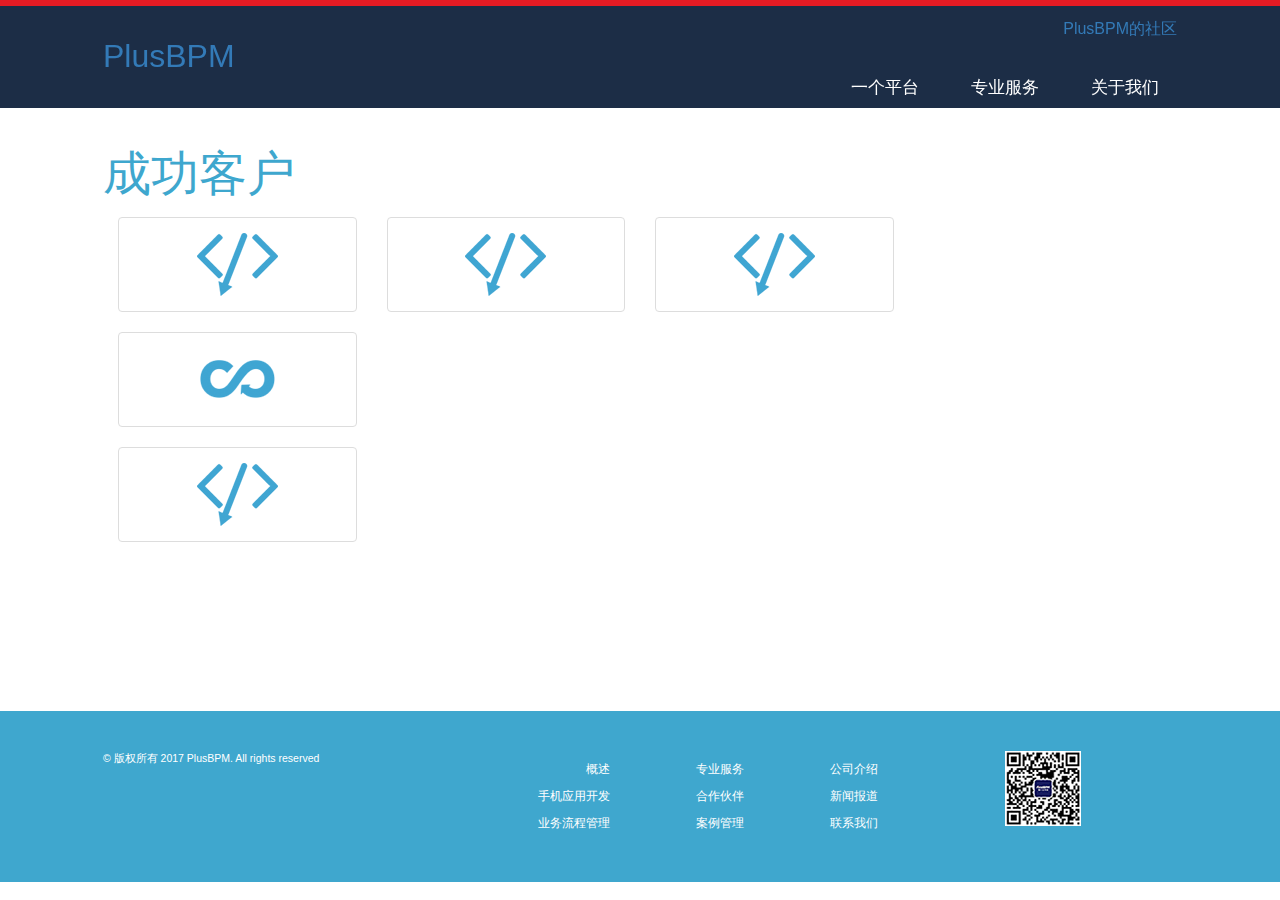
<file: customer.html>
<!DOCTYPE html>
<html>

<head>
	<meta charset="UTF-8" />
	<meta name="viewport" content="width=device-width, initial-scale=1">
	<link rel="shortcut icon" href="img/favicon-Plus2.ico">
	<title>PlusBPM</title>

	<style type="text/css">
		img.wp-smiley,
		img.emoji {
			display: inline !important;
			border: none !important;
			box-shadow: none !important;
			height: 1em !important;
			width: 1em !important;
			margin: 0 .07em !important;
			vertical-align: -0.1em !important;
			background: none !important;
			padding: 0 !important;
		}
	</style>
	<link rel='stylesheet' id='rs-plugin-settings-css'
		href='wp-content/plugins/revslider/public/assets/css/settings.css?ver=5.3.1.5' type='text/css' media='all' />
	<style id='rs-plugin-settings-inline-css' type='text/css'>
		#rs-demo-id {}
	</style>
	<link rel='stylesheet' id='wp-pagenavi-css' href='wp-content/plugins/wp-pagenavi/pagenavi-css.css?ver=2.70'
		type='text/css' media='all' />
	<link rel='stylesheet' id='style-css' href='wp-content/themes/plus/style.css?ver=1506348379' type='text/css'
		media='all' />
	<link rel='stylesheet' id='owl.carousel-css' href='wp-content/themes/plus/css/owl-carousel/owl.carousel.css?ver=4.8.2'
		type='text/css' media='all' />
	<link rel='stylesheet' id='owl.theme-css' href='wp-content/themes/plus/css/owl-carousel/owl.theme.css?ver=4.8.2'
		type='text/css' media='all' />
	<link rel='stylesheet' id='lightboxStyle-css' href='wp-content/plugins/lightbox-plus/css/textframe/colorbox.min.css?ver=2.7.2' type='text/css' media='screen' />
	<link rel="stylesheet" href="wp-content/plugins/bootstrap-3.3.7-dist/css/bootstrap.min.css">
	<script type='text/javascript' src='wp-includes/js/jquery/jquery.js?ver=1.12.4'></script>
	<script type='text/javascript' src='wp-includes/js/jquery/jquery-migrate.min.js?ver=1.4.1'></script>
	<script type='text/javascript'
		src='wp-content/plugins/revslider/public/assets/js/jquery.themepunch.tools.min.js?ver=5.3.1.5'></script>
	<script type='text/javascript'
		src='wp-content/plugins/revslider/public/assets/js/jquery.themepunch.revolution.min.js?ver=5.3.1.5'></script>
	<script data-no-minify="1"
		data-cfasync="false">(function (w, d) { function a() { var b = d.createElement("script"); b.async = !0; b.src = "wp-content/plugins/wp-rocket/inc/front/js/lazyload.1.0.5.min.js"; var a = d.getElementsByTagName("script")[0]; a.parentNode.insertBefore(b, a) } w.attachEvent ? w.attachEvent("onload", a) : w.addEventListener("load", a, !1) })(window, document);</script>

	<!-- End Google Tag Manager -->
	<!-- LinkedIn Remarketing Code -->

	<!-- End LinkedIn Remarketing Code -->
</head>



<body
	class="home page-template page-template-templetes page-template-new-home page-template-templetesnew-home-php page page-id-1784 page-home">
	<div class="header_main">
		<div class="border_top_red"></div>
		<div class="wrapper">
			<div class="col-2 logo-main">
				<div class="logo">
					<a href="index.html">
						PlusBPM
					</a>
				</div><!-- logo -->

			</div>
			<div class="col-10 right-menu">

				<div class="user_block">
					<ul>
						<li><a target="_blank" href="#">PlusBPM的社区</a></li>

					</ul>
				</div><!-- user_block -->

				<div class="menu_main">
					<div class="right_sidemenu">
						<div class="menu-main-menu-container">
							<ul id="menu-main-menu" class="menu">
								<li id="menu-item-205"
									class="menu-item menu-item-type-custom menu-item-object-custom menu-item-has-children menu-item-205">
									<a href="#">一个平台</a>
									<ul class="sub-menu">
										<li id="menu-item-8732"
											class="menu-item menu-item-type-post_type menu-item-object-page menu-item-8732"><a
												href="platform.html">概述</a></li>
										<li id="menu-item-9338"
											class="menu-item menu-item-type-post_type menu-item-object-page menu-item-9338"><a
												href="mobile-app-development-platform.html">手机应用程序开发</a></li>
										<li id="menu-item-9338"
											class="menu-item menu-item-type-post_type menu-item-object-page menu-item-9338"><a
												href="bpm-suite.html">业务流程管理</a></li>
										<li id="menu-item-9338"
											class="menu-item menu-item-type-post_type menu-item-object-page menu-item-9338"><a
												href="case-management.html">案例管理</a></li>

									</ul>
								</li>

								<li id="menu-item-207" class="menu-item menu-item-type-custom menu-item-object-custom"><a
										href="professional-services.html">专业服务</a>

								</li>
								<!-- <li id="menu-item-371" class="menu-item menu-item-type-custom menu-item-object-custom current-menu-parent"><a
										href="customer.html">客户案例</a>
								</li> -->
								<li id="menu-item-372"
									class="right-sub-menu menu-item menu-item-type-custom menu-item-object-custom menu-item-has-children menu-item-372 ">
									<a href="#">关于我们</a>
									<ul class="sub-menu">
										<li id="menu-item-309"
											class="menu-item menu-item-type-post_type menu-item-object-page menu-item-309"><a
												href="aboutus.html">公司介绍</a></li>
										<!-- <li id="menu-item-2389"
											class="menu-item menu-item-type-post_type menu-item-object-page menu-item-2389"><a
												href="news.asp">新闻报道</a></li> -->
										<li id="menu-item-11733"
											class="menu-item menu-item-type-custom menu-item-object-custom menu-item-11733"><a
												href="contact.html">联系我们</a></li>
									</ul>
								</li>

							</ul>
						</div>
					</div>
				</div><!-- menu_main -->

			</div><!-- right-menu -->

		</div>
		<!--wrapper -->

		<div class="menu-btn"></div>

	</div><!-- header_main -->

	<div class="clear"></div>
	<div class="clear"></div>






	<div class="middle_main">
		<div class="content">
			<div class="wrapper">
				<div class="">
					<div class="innerpage Contact_main">

						<h2 class="title">成功客户</h2>
						<div class="container-fluid">
								<div class="row">
										<div class="col-xs-6 col-md-3">
											<a href="#" class="thumbnail">
												<img src="img/icon1-1.png" >
											</a>
											<a href="#" class="thumbnail">
												<img src="img/icon2-1.png" >
											</a>
											<a href="#" class="thumbnail">
												<img src="img/icon1-1.png" >
											</a>
										</div>
										<div class="col-xs-6 col-md-3">
											<a href="#" class="thumbnail">
												<img src="img/icon1-1.png" >
											</a>
										</div>
										<div class="col-xs-6 col-md-3">
											<a href="#" class="thumbnail">
												<img src="img/icon1-1.png" >
											</a>
										</div>
									</div>
						</div>
						



					</div>
				</div>
			</div>
		</div>

		<div class="clear"></div>
	</div>




	<section id="value_prop" style=" display:none">

	</section>
	<!-- value_prop -->
	<!-- value_prop -->

	<section id="affirmation" style="display:none">

	</section>
	<!-- affirmation -->



	<section id="results" style="display:none">

	</section>
	<!-- results -->




	<div class="footer_main">
		<div class="wrapper">
			<div class="col-4 footer-copy">
				<div>
					<div class="textwidget">&copy; 版权所有 2017 PlusBPM. All rights reserved</div>
				</div>
			</div>

			<div class="col-5 footer-menu">
				<div>
					<div class="menu-footer-menu-container">
						<ul id="menu-footer-menu" class="menu">
							<li id="menu-item-44" class="menu-item menu-item-type-post_type menu-item-object-page menu-item-44"><a
									href="platform.html">概述</a></li>
							<li id="menu-item-241" class="menu-item menu-item-type-post_type menu-item-object-page menu-item-241"><a
									href="professional-services.html">专业服务</a></li>
							<li id="menu-item-3932" class="menu-item menu-item-type-post_type menu-item-object-page menu-item-3932"><a
									href="aboutus.html">公司介绍</a></li>
							<li id="menu-item-14203" class="menu-item menu-item-type-post_type menu-item-object-page menu-item-14203">
								<a href="mobile-app-development-platform.html">手机应用开发</a></li>
							<li id="menu-item-6106" class="menu-item menu-item-type-post_type menu-item-object-page menu-item-6106"><a
									href="partners.asp">合作伙伴</a></li>
							<li id="menu-item-6104" class="menu-item menu-item-type-post_type menu-item-object-page menu-item-6104"><a
									href="news.asp">新闻报道</a></li>
							<li id="menu-item-10299" class="menu-item menu-item-type-post_type menu-item-object-page menu-item-10299">
								<a href="bpm-suite.html">业务流程管理</a></li>
							<li id="menu-item-10301" class="menu-item menu-item-type-custom menu-item-object-custom menu-item-10301">
								<a href="case-management.html"> 案例管理</a></li>
							<li id="menu-item-10300" class="menu-item menu-item-type-custom menu-item-object-custom menu-item-10300">
								<a target="_blank" href="contact.html">联系我们</a></li>

						</ul>
					</div>
				</div>
			</div>
			<div class="col-3 footer-social" style="text-align:center">
				<img src="img/ewm.png">

			</div>
		</div>
	</div>
	<!-- Lightbox Plus Colorbox v2.7.2/1.5.9 - 2013.01.24 - Message: 0-->
	<script type="text/javascript">
		jQuery(document).ready(function ($) {
			$("a[rel*=lightbox]").colorbox({ initialWidth: "30%", initialHeight: "30%", maxWidth: "90%", maxHeight: "90%", opacity: 0.8 });
		});
	</script>
	<script type='text/javascript' src='wp-content/themes/plus/js/main-min.js?ver=4.8.2'></script>
	<script type='text/javascript' src='wp-content/themes/plus/js/impressum-min.js?ver=4.8.2'></script>
	<script type='text/javascript' src='wp-content/themes/plus/js/reembed-min.js?ver=4.8.2'></script>
	<script type='text/javascript' src='wp-content/themes/plus/js/mobile-nav-min.js?ver=4.8.2'></script>
	<script type='text/javascript' src='wp-content/themes/plus/js/homepage-min.js?ver=4.8.2'></script>
	<script type='text/javascript' src='wp-content/themes/plus/css/owl-carousel/owl.carousel.js?ver=4.8.2'></script>
	<script type='text/javascript' src='wp-content/themes/plus/js/footer-min.js?ver=4.8.2'></script>
	<script type='text/javascript' src='wp-content/themes/plus/js/pardot-min.js?ver=4.8.2'></script>
	<script type='text/javascript'
		src='wp-content/plugins/lightbox-plus/js/jquery.colorbox.1.5.9-min.js?ver=1.5.9'></script>
	<script type='text/javascript' src='wp-includes/js/wp-embed.min.js?ver=4.8.2'></script>

	<!-- End Facebook Pixel Code -->

</html>
</file>
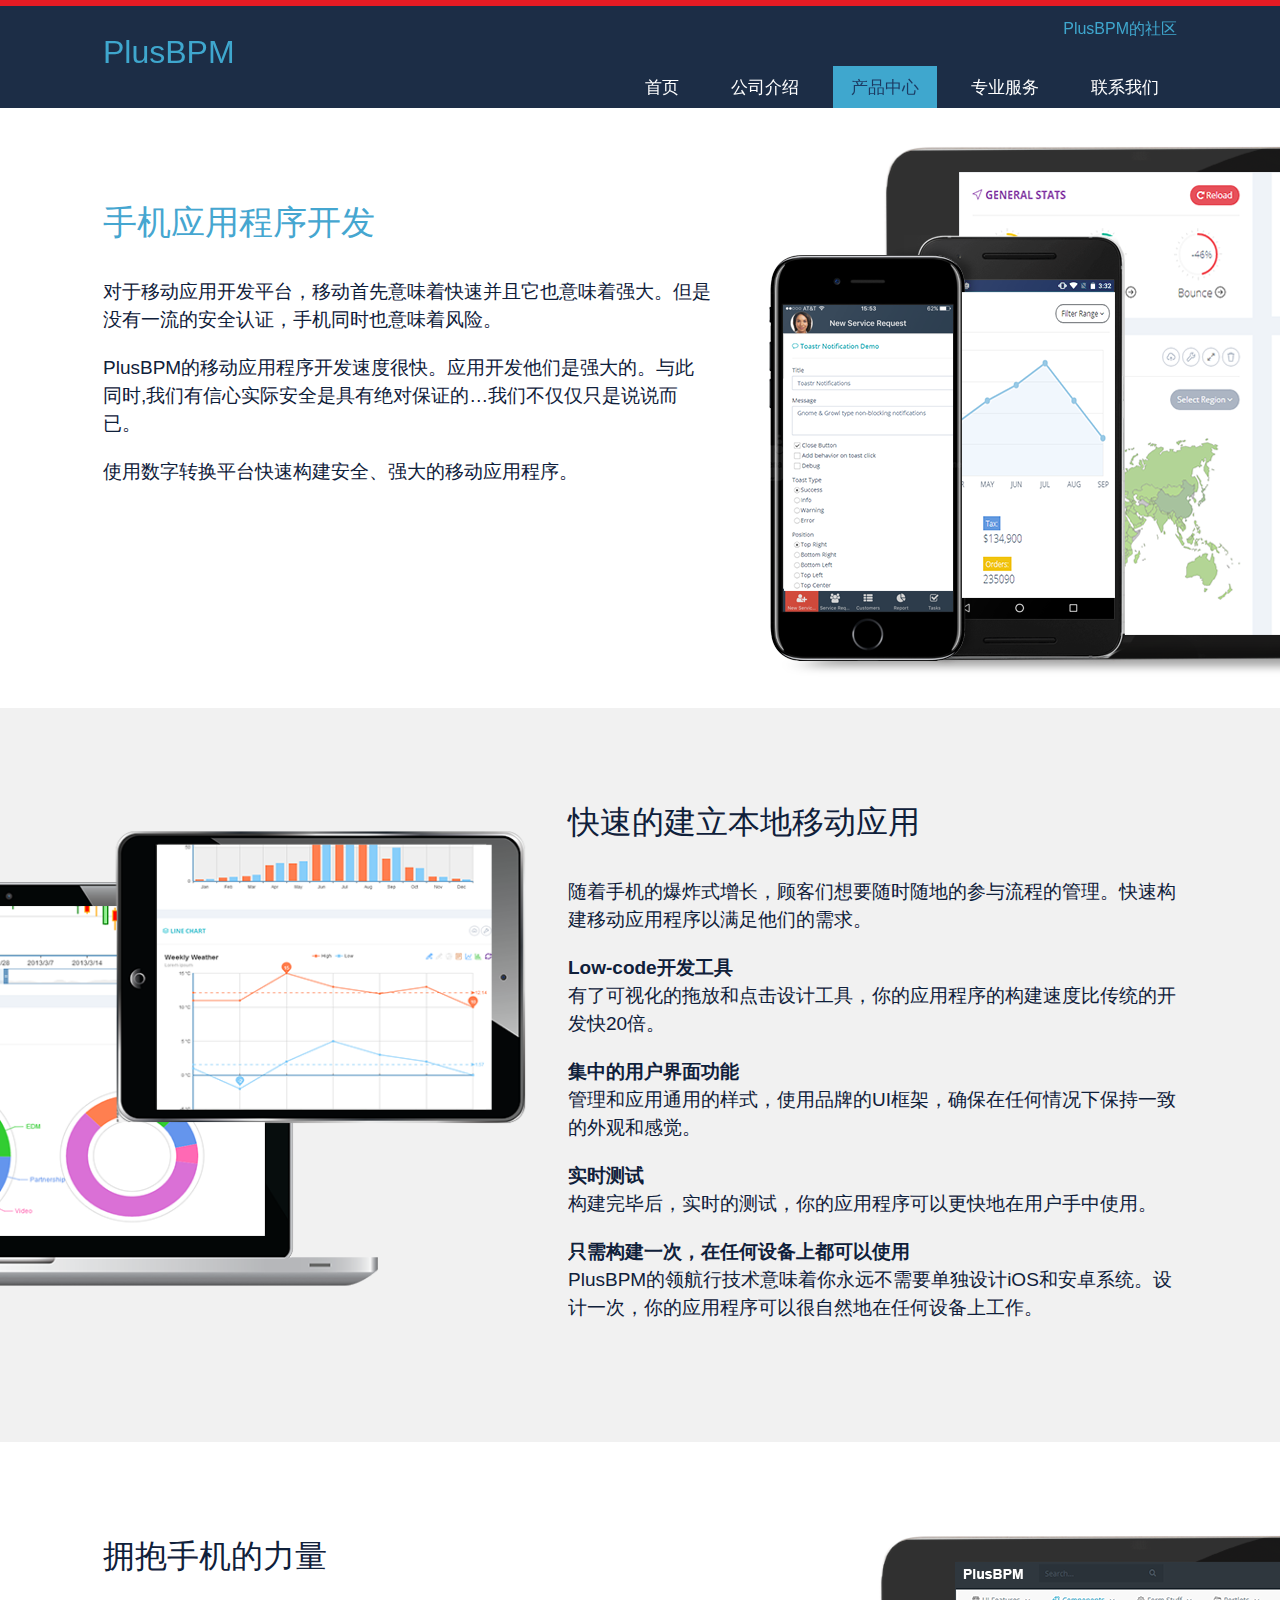
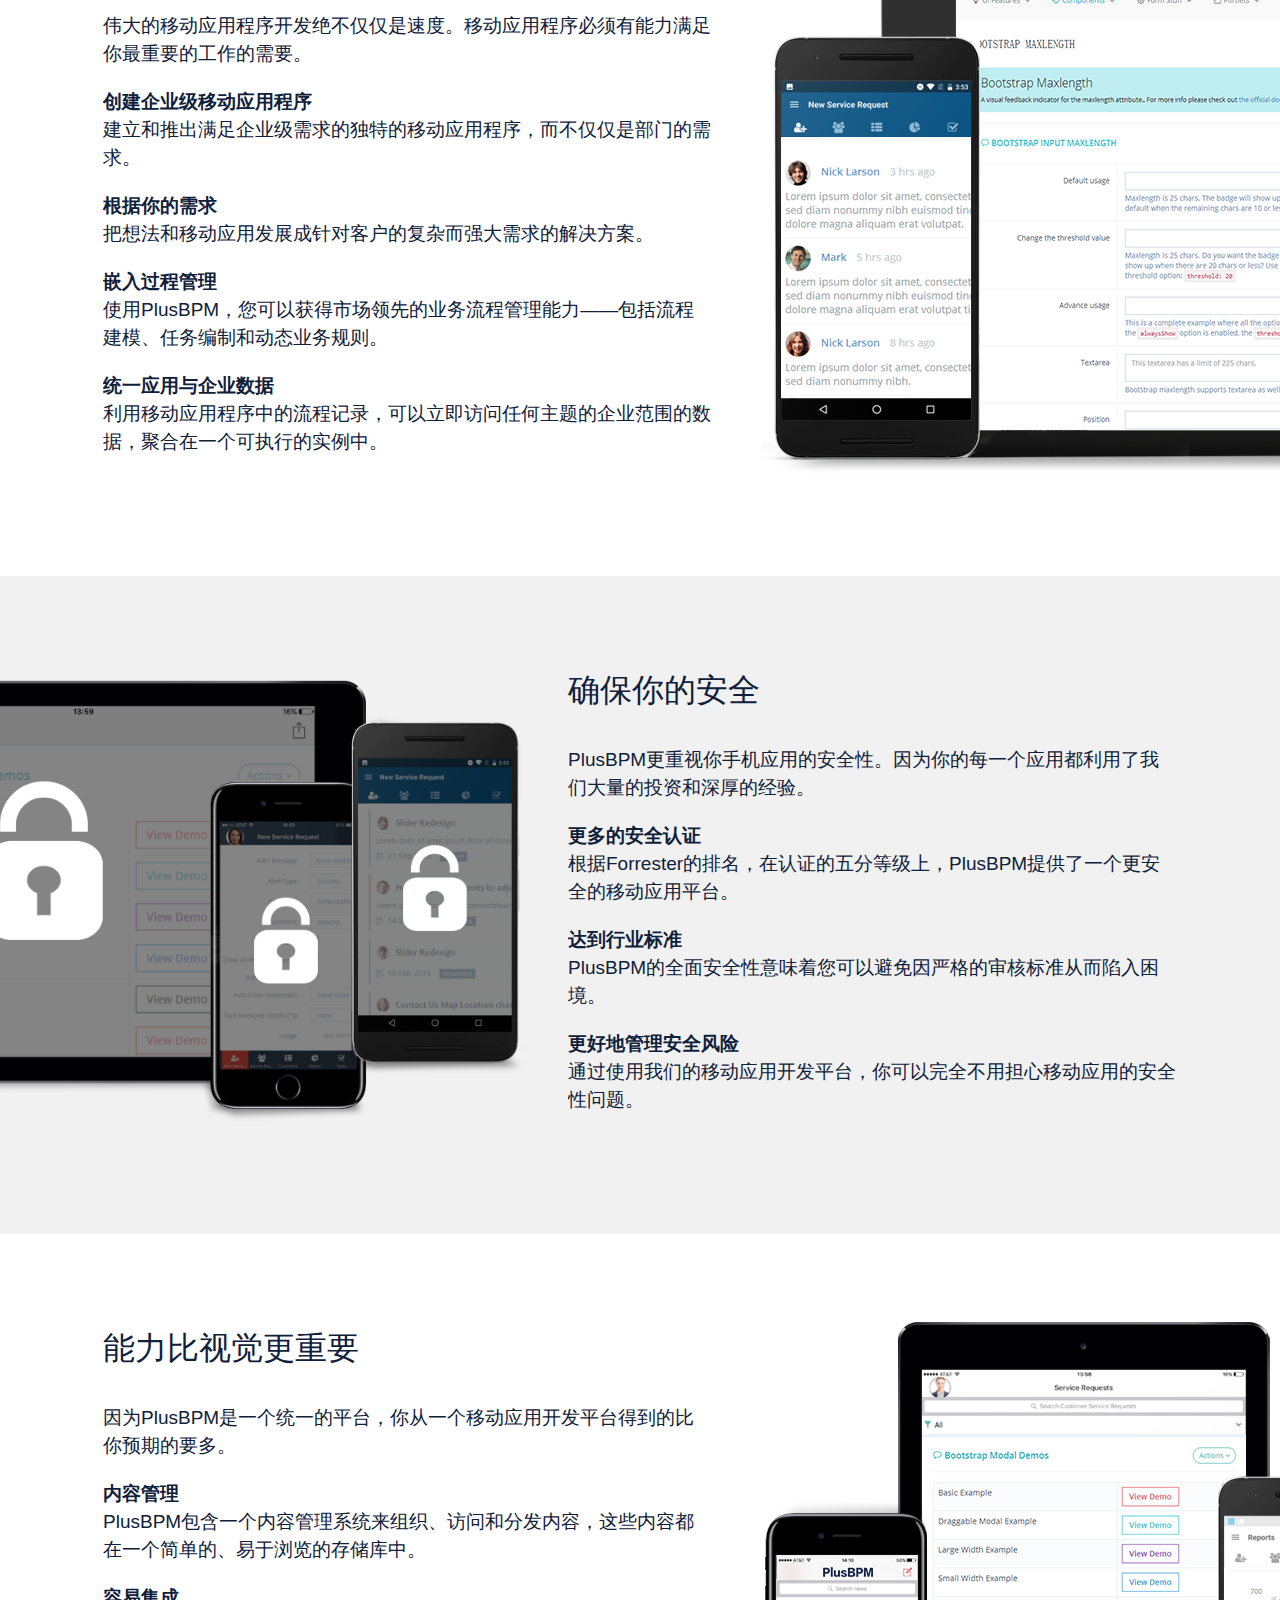
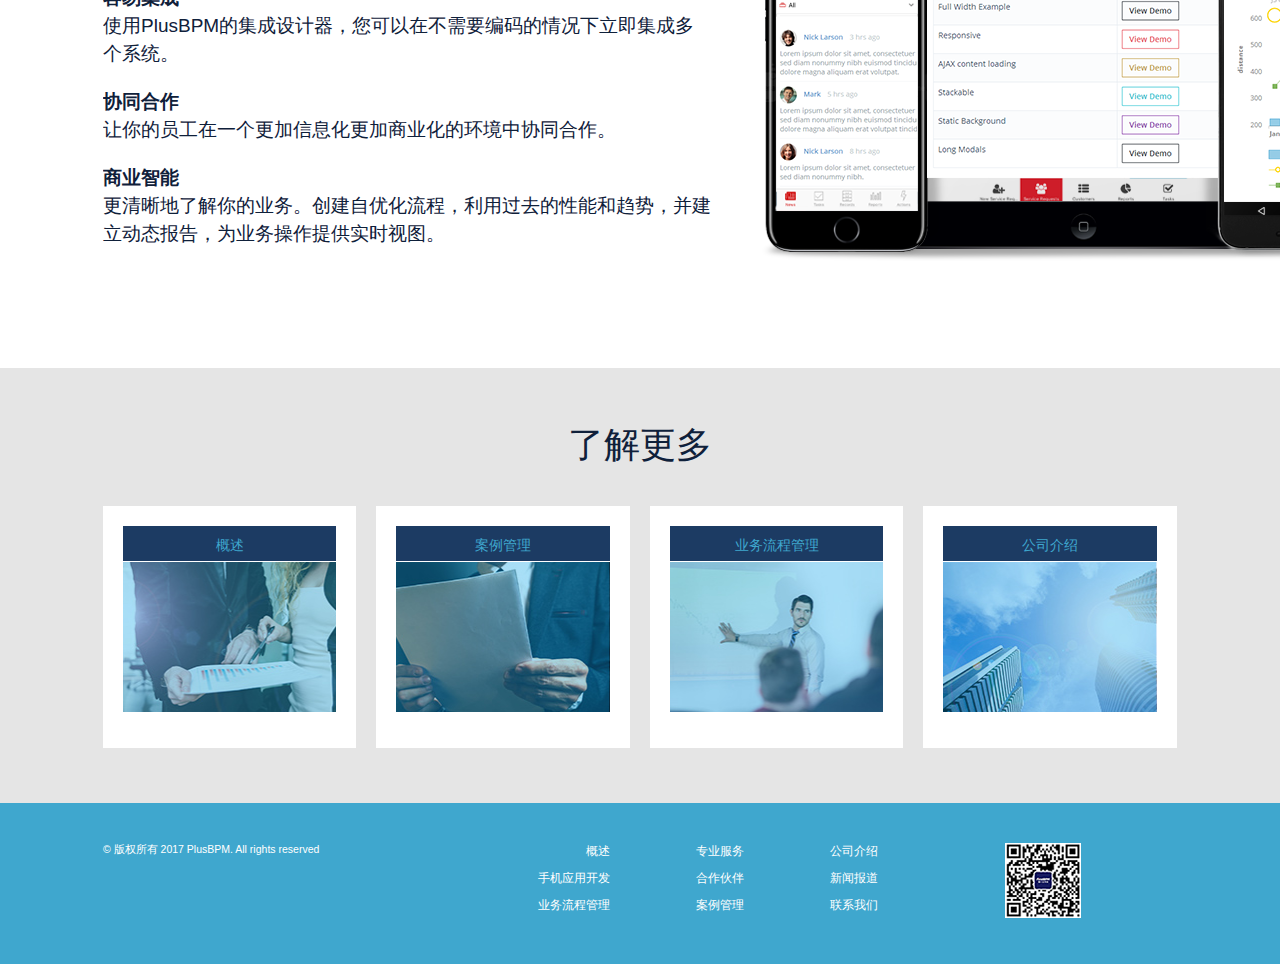
<file: mobile-app-development-platform.html>
<!DOCTYPE html>
<html>

<head>
	<meta charset="UTF-8" />
	<meta name="viewport" content="width=device-width, initial-scale=1">
	<link rel="shortcut icon" href="img/favicon-Plus2.ico">
	<title>PlusBPM</title>

	<style type="text/css">
		img.wp-smiley,
		img.emoji {
			display: inline !important;
			border: none !important;
			box-shadow: none !important;
			height: 1em !important;
			width: 1em !important;
			margin: 0 .07em !important;
			vertical-align: -0.1em !important;
			background: none !important;
			padding: 0 !important;
		}
	</style>
	<link rel='stylesheet' id='rs-plugin-settings-css'
		href='wp-content/plugins/revslider/public/assets/css/settings.css?ver=5.3.1.5' type='text/css' media='all' />
	<style id='rs-plugin-settings-inline-css' type='text/css'>
		#rs-demo-id {}
	</style>
	<link rel='stylesheet' id='wp-pagenavi-css' href='wp-content/plugins/wp-pagenavi/pagenavi-css.css?ver=2.70'
		type='text/css' media='all' />
	<link rel='stylesheet' id='style-css' href='wp-content/themes/plus/style.css?ver=1506348379' type='text/css'
		media='all' />
	<link rel='stylesheet' id='owl.carousel-css'
		href='wp-content/themes/plus/css/owl-carousel/owl.carousel.css?ver=4.8.2' type='text/css' media='all' />
	<link rel='stylesheet' id='owl.theme-css' href='wp-content/themes/plus/css/owl-carousel/owl.theme.css?ver=4.8.2'
		type='text/css' media='all' />
	<link rel='stylesheet' id='lightboxStyle-css'
		href='wp-content/plugins/lightbox-plus/css/textframe/colorbox.min.css?ver=2.7.2' type='text/css'
		media='screen' />
	<script type='text/javascript' src='wp-includes/js/jquery/jquery.js?ver=1.12.4'></script>
	<script type='text/javascript' src='wp-includes/js/jquery/jquery-migrate.min.js?ver=1.4.1'></script>
	<script type='text/javascript'
		src='wp-content/plugins/revslider/public/assets/js/jquery.themepunch.tools.min.js?ver=5.3.1.5'></script>
	<script type='text/javascript'
		src='wp-content/plugins/revslider/public/assets/js/jquery.themepunch.revolution.min.js?ver=5.3.1.5'></script>
	<script data-no-minify="1"
		data-cfasync="false">(function (w, d) { function a() { var b = d.createElement("script"); b.async = !0; b.src = "wp-content/plugins/wp-rocket/inc/front/js/lazyload.1.0.5.min.js"; var a = d.getElementsByTagName("script")[0]; a.parentNode.insertBefore(b, a) } w.attachEvent ? w.attachEvent("onload", a) : w.addEventListener("load", a, !1) })(window, document);</script>

	<!-- End Google Tag Manager -->
	<!-- LinkedIn Remarketing Code -->

	<!-- End LinkedIn Remarketing Code -->
</head>



<body
	class="home page-template page-template-templetes page-template-new-home page-template-templetesnew-home-php page page-id-1784 page-home">
	<div class="header_main">
		<div class="border_top_red"></div>
		<div class="wrapper">
			<div class="col-2 logo-main">
				<div class="logo">
					<a href="index.html">
						PlusBPM
					</a>
				</div><!-- logo -->

			</div>
			<div class="col-10 right-menu">

				<div class="user_block">
					<ul>
						<li><a target="_blank" href="#">PlusBPM的社区</a></li>

					</ul>
				</div><!-- user_block -->

				<div class="menu_main">
					<div class="right_sidemenu">
						<div class="menu-main-menu-container">
							<ul id="menu-main-menu" class="menu">
								<li id="menu-item-207" class="menu-item menu-item-type-custom menu-item-object-custom">
									<a href="index.html">首页</a>
								</li>
								<li id="menu-item-207" class="menu-item menu-item-type-custom menu-item-object-custom ">
									<a href="aboutus.html">公司介绍</a>
								</li>
								<li id="menu-item-205" class="menu-item menu-item-type-custom menu-item-object-custom menu-item-has-children menu-item-205 current-menu-parent"><a href="#">产品中心</a>
									<ul  class="sub-menu">
										<li id="menu-item-8732" class="menu-item menu-item-type-post_type menu-item-object-page menu-item-8732"><a href="platform.html">概述</a></li>
										<li id="menu-item-9338" class="menu-item menu-item-type-post_type menu-item-object-page menu-item-9338"><a href="mobile-app-development-platform.html">手机应用程序开发</a></li>
										<li id="menu-item-9338" class="menu-item menu-item-type-post_type menu-item-object-page menu-item-9338"><a href="bpm-suite.html">业务流程管理</a></li>
										<li id="menu-item-9338" class="menu-item menu-item-type-post_type menu-item-object-page menu-item-9338"><a href="case-management.html">案例管理</a></li>
									</ul>
								</li>
								<!-- <li id="menu-item-205" class="menu-item menu-item-type-custom menu-item-object-custom menu-item-has-children menu-item-205">
										<a href="#">一个平台</a>
										<ul class="sub-menu">
											<li id="menu-item-8732" class="menu-item menu-item-type-post_type menu-item-object-page menu-item-8732">
												<a href="platform.html">概述</a>
											</li>
											<li id="menu-item-9338" class="menu-item menu-item-type-post_type menu-item-object-page menu-item-9338">
												<a href="mobile-app-development-platform.html">手机应用程序开发</a>
											</li>
											<li id="menu-item-9338" class="menu-item menu-item-type-post_type menu-item-object-page menu-item-9338">
												<a href="bpm-suite.html">业务流程管理</a>
											</li>
											<li id="menu-item-9338" class="menu-item menu-item-type-post_type menu-item-object-page menu-item-9338">
												<a href="case-management.html">案例管理</a>
											</li>
										</ul>
									</li> -->
								<li id="menu-item-207"
									class="menu-item menu-item-type-custom menu-item-object-custom ">
									<a href="professional-services.html">专业服务</a>
								</li>
								<!-- <li id="menu-item-371" class="menu-item menu-item-type-custom menu-item-object-custom">
									<a href="customer.html">客户案例</a>
								</li> -->
								<li id="menu-item-372" class="right-sub-menu menu-item menu-item-type-custom menu-item-object-custom menu-item-has-children menu-item-372 ">
									<a href="contact.html">联系我们</a>
									<!-- <ul  class="sub-menu">
										<li id="menu-item-309" class="menu-item menu-item-type-post_type menu-item-object-page menu-item-309"><a href="aboutus.html">公司介绍</a></li>
										<li id="menu-item-2389" class="menu-item menu-item-type-post_type menu-item-object-page menu-item-2389"><a href="news.asp">新闻报道</a></li>
										<li id="menu-item-11733" class="menu-item menu-item-type-custom menu-item-object-custom menu-item-11733"><a href="contact.html">联系我们</a></li>
									</ul> -->
								</li>
							</ul>
						</div>
					</div>
				</div><!-- menu_main -->

			</div><!-- right-menu -->

		</div>
		<!--wrapper -->

		<div class="menu-btn"></div>
		<div class="search-btn"></div>

	</div><!-- header_main -->

	<div class="clear"></div>
	<div class="clear"></div>




	<style>
		.middle_main,
		.main-content {
			overflow: hidden;
		}

		.overview_det_page.shaded {
			background: #f1f1f1 !important;
		}

		.layer-cake-inner {
			position: relative;
		}

		.adjust-padding {
			padding: 100px 0 !important;
		}

		.content-wrapper {
			width: calc(100% - 424px);
			padding-right: 40px;
			position: relative;
			z-index: 10;
		}

		.align-img-left .content-wrapper {
			width: calc(100% - 424px);
			padding-right: 0;
			margin-left: 425px;
			padding-left: 40px;
		}

		.img-wrap img {
			max-width: 100%;
			max-height: 100%;
			height: auto;
			width: auto;
		}

		.img-wrap.overflow-lrg {
			position: absolute;
			right: -525px;
			top: calc(50% - 280px);
			width: 950px;
			height: 550px;
		}

		.align-img-left .img-wrap.overflow-lrg {
			left: -525px;
			text-align: right;
			position: absolute;
			top: calc(50% - 280px);
			width: 950px;
			height: 550px;
		}

		.img-wrap.overflow-med {
			position: absolute;
			right: -375px;
			top: calc(50% - 230px);
			width: 800px;
			height: 450px;
		}

		.align-img-left .img-wrap.overflow-med {
			left: -375px;
			text-align: right;
			position: absolute;
			top: calc(50% - 230px);
			width: 800px;
			height: 450px;
		}

		.img-wrap.overflow-sm {
			position: absolute;
			right: -225px;
			top: calc(50% - 180px);
			width: 650px;
			height: 350px;
		}

		.align-img-left .img-wrap.overflow-sm {
			left: -225px;
			text-align: right;
			position: absolute;
			width: 650px;
			height: 350px;
			top: calc(50% - 180px);
		}

		.align-img-left .img-wrap {
			position: absolute;
			left: 0;
			width: 424px;
			height: auto;
			text-align: center;
		}

		.img-wrap {
			position: absolute;
			right: 0;
			width: 424px;
			height: auto;
			text-align: center;
		}

		.content-video {
			max-height: 100%;
			width: auto;
			height: auto;
			max-width: 100%;
		}

		@media screen and (max-width:800px) {

			.content-wrapper {
				width: calc(100% - 350px);
			}

			.align-img-left .content-wrapper {
				width: calc(100% - 350px);
				margin-left: 350px;
			}

			.img-wrap.overflow-lrg {
				right: -550px;
			}

			.align-img-left .img-wrap.overflow-lrg {
				left: -550px;
			}

			.img-wrap.overflow-med {
				right: -475px;
			}

			.align-img-left .img-wrap.overflow-med {
				left: -475px;
			}

			.img-wrap.overflow-sm {
				right: -300px;
			}

			.align-img-left .img-wrap.overflow-sm {
				left: -300px;
			}

			.align-img-left .img-wrap {
				width: 350px;
			}

			.img-wrap {
				width: 350px;
			}

		}

		@media screen and (max-width:767px) {
			.adjust-padding {
				padding: 40px 0 !important;
			}

			.content-wrapper {
				width: 100%;
				padding-right: 0;
			}

			.align-img-left .content-wrapper {
				width: 100%;
				padding-right: 0;
				padding-right: 0;
				margin-left: 0;
				padding-left: 0;
			}

			.img-wrap.overflow-lrg,
			.align-img-left .img-wrap.overflow-lrg,
			.img-wrap.overflow-med,
			.align-img-left .img-wrap.overflow-med,
			.img-wrap.overflow-sm,
			.align-img-left .img-wrap.overflow-sm,
			.align-img-left .img-wrap,
			.img-wrap {
				right: auto;
				left: auto;
				max-width: 500px;
				max-height: 350px;
				height: auto;
				width: auto;
				position: relative;
				margin: 0 auto 26px auto !important;
			}

			.img-wrap img,
			.img-wrap video {
				margin: 0 !important;
				margin-top: 0 !important;
				margin-bottom: 0 !important;
				margin-left: 0 !important;
				margin-right: 0 !important;
				height: auto;
				width: auto;
				max-height: 350px;
				max-width: 100%;
			}

			.img-wrap .vertical-align-fix {
				display: block;
			}

		}
	</style>

	<div class="middle_main main layer-cakes" style="padding:0;">
		<article class="main-content clearfix">
			<div id="mobile-app-development" class="overview_det_page clearfix adjust-padding">
				<div class="layer-cake-inner wrapper ">
					<div class="img-wrap overflow-lrg"><img class="" src="img/mobile-app-overview.png"
							alt="A tablet and two mobile devices showing different views of a report" style="" /></div>
					<!-- img-wrap -->
					<div class="content-wrapper">
						<h2 style="text-align:left;">
							手机应用程序开发 </h2>
						<h3></h3>
						<p>对于移动应用开发平台，移动首先意味着快速并且它也意味着强大。但是没有一流的安全认证，手机同时也意味着风险。
						</p>
						<p>PlusBPM的移动应用程序开发速度很快。应用开发他们是强大的。与此同时,我们有信心实际安全是具有绝对保证的…我们不仅仅只是说说而已。</p>
						<!-- <p><strong>移动应用程序开发的好处是什么?</strong></p> -->
						<p>使用数字转换平台快速构建安全、强大的移动应用程序。</p>

					</div>
				</div>
			</div>
			<div id="build-native-mobile-apps-fast" class="overview_det_page clearfix adjust-padding shaded">
				<div class="layer-cake-inner wrapper align-img-left">
					<div class="img-wrap overflow-lrg"><img class="" src="img/xxx-Mobile-App-Dev-Overview.png"
							alt="Multiple devices showing different views of a colorful bar chart report" style="" />
					</div><!-- img-wrap -->
					<div class="content-wrapper">
						<h2 style="text-align:left;">
							快速的建立本地移动应用 </h2>
						<h3></h3>
						<p>随着手机的爆炸式增长，顾客们想要随时随地的参与流程的管理。快速构建移动应用程序以满足他们的需求。</p>
						<p><strong>Low-code开发工具</strong><br />
							有了可视化的拖放和点击设计工具，你的应用程序的构建速度比传统的开发快20倍。</p>
						<p><strong>集中的用户界面功能</strong><br />
							管理和应用通用的样式，使用品牌的UI框架，确保在任何情况下保持一致的外观和感觉。</p>
						<p><strong>实时测试</strong><br />
							构建完毕后，实时的测试，你的应用程序可以更快地在用户手中使用。</p>
						<p><strong>只需构建一次，在任何设备上都可以使用</strong><br />
							PlusBPM的领航行技术意味着你永远不需要单独设计iOS和安卓系统。设计一次，你的应用程序可以很自然地在任何设备上工作。</p>
					</div>
				</div>
			</div>
			<div id="embrace-the-power-of-mobile" class="overview_det_page clearfix adjust-padding">
				<div class="layer-cake-inner wrapper ">
					<div class="img-wrap overflow-lrg"><img class="" src="img/mobile-embrace-the-power.png"
							alt="Tablet and mobile device showing a business process" style="" /></div><!-- img-wrap -->
					<div class="content-wrapper">
						<h2 style="text-align:left;">
							拥抱手机的力量 </h2>
						<h3></h3>
						<p>伟大的移动应用程序开发绝不仅仅是速度。移动应用程序必须有能力满足你最重要的工作的需要。</p>
						<p><strong>创建企业级移动应用程序</strong><br />
							建立和推出满足企业级需求的独特的移动应用程序，而不仅仅是部门的需求。</p>
						<p><strong>根据你的需求</strong><br />
							把想法和移动应用发展成针对客户的复杂而强大需求的解决方案。</p>
						<p><strong>嵌入过程管理</strong><br />
							使用PlusBPM，您可以获得市场领先的业务流程管理能力——包括流程建模、任务编制和动态业务规则。</p>
						<p><strong>统一应用与企业数据</strong><br />
							利用移动应用程序中的流程记录，可以立即访问任何主题的企业范围的数据，聚合在一个可执行的实例中。</p>
					</div>
				</div>
			</div>
			<div id="be-secure-in-your-security" class="overview_det_page clearfix adjust-padding shaded">
				<div class="layer-cake-inner wrapper align-img-left">
					<div class="img-wrap overflow-med"><img class="" src="img/mobile-security-dark.png"
							alt="Mobile devices with locks on them to represent security" style="" /></div>
					<!-- img-wrap -->
					<div class="content-wrapper">
						<h2 style="text-align:left;">
							确保你的安全 </h2>
						<h3></h3>
						<p>PlusBPM更重视你手机应用的安全性。因为你的每一个应用都利用了我们大量的投资和深厚的经验。</p>
						<p><strong>更多的安全认证 </strong><br />
							根据Forrester的排名，在认证的五分等级上，PlusBPM提供了一个更安全的移动应用平台。</p>
						<p><strong>达到行业标准</strong><br />
							PlusBPM的全面安全性意味着您可以避免因严格的审核标准从而陷入困境。</p>
						<p><strong>更好地管理安全风险</strong><br />
							通过使用我们的移动应用开发平台，你可以完全不用担心移动应用的安全性问题。</p>
					</div>
				</div>
			</div>
			<div id="more-capabilities-than-meets-the-eye" class="overview_det_page clearfix adjust-padding">
				<div class="layer-cake-inner wrapper ">
					<div class="img-wrap overflow-lrg"><img class="" src="img/mobile-capabilities.png"
							alt="Mobile devices showing BPM charts and reports" style="" /></div><!-- img-wrap -->
					<div class="content-wrapper">
						<h2 style="text-align:left;">
							能力比视觉更重要 </h2>
						<h3></h3>
						<p>因为PlusBPM是一个统一的平台，你从一个移动应用开发平台得到的比你预期的要多。</p>
						<p><strong>内容管理</strong><br />
							PlusBPM包含一个内容管理系统来组织、访问和分发内容，这些内容都在一个简单的、易于浏览的存储库中。 </p>
						<p><strong>容易集成</strong><br />
							使用PlusBPM的集成设计器，您可以在不需要编码的情况下立即集成多个系统。</p>
						<p><strong>协同合作</strong><br />
							让你的员工在一个更加信息化更加商业化的环境中协同合作。</p>
						<p><strong>商业智能</strong><br />
							更清晰地了解你的业务。创建自优化流程，利用过去的性能和趋势，并建立动态报告，为业务操作提供实时视图。</p>
					</div>
				</div>
			</div>
		</article>
	</div>


	<div class="footer_sub">
		<div class="wrapper">
			<h3>了解更多</h3>
			<div class="clearfix"></div>
			<div class="resource_callout_main">
				<div class="resource-callout">
					<div class="video-play-btn" rel="iRPT8ZjOoA0"> <a href="platform.html">
							<div class="callout-type">概述</div>
							<div class="callout-img" style="background:url(img/link4.jpg);">
								<div class="hover-state"></div>
							</div>
						</a></div><!-- video-play-btn -->
				</div>
				<div class="resource-callout"><a href="case-management.html">
						<div class="callout-type">案例管理</div>
						<div class="callout-img" style="background:url(img/link1.jpg);">
							<div class="hover-state"></div>
						</div>
					</a></div><!-- resource-callout -->
				<!-- resource-callout -->
				<div class="resource-callout"><a href="bpm-suite.html">
						<div class="callout-type">业务流程管理</div>
						<div class="callout-img" style="background:url(img/link3.jpg);">
							<div class="hover-state"></div>
						</div>
					</a></div><!-- resource-callout -->
				<div class="resource-callout"><a href="aboutus.html">
						<div class="callout-type">公司介绍</div>
						<div class="callout-img" style="background:url(img/link5.jpg);">
							<div class="hover-state"></div>
						</div>
					</a></div><!-- resource-callout -->
			</div><!-- resource_callout_main -->
		</div><!-- wrapper -->
	</div><!-- footer-sub -->


	<section id="value_prop" style=" display:none">

	</section>
	<!-- value_prop -->
	<!-- value_prop -->

	<section id="affirmation" style="display:none">

	</section>
	<!-- affirmation -->



	<section id="results" style="display:none">

	</section>
	<!-- results -->




	<div class="footer_main">
		<div class="wrapper">
			<div class="col-4 footer-copy">
				<div>
					<div class="textwidget">&copy; 版权所有 2017 PlusBPM. All rights reserved</div>
				</div>
			</div>

			<div class="col-5 footer-menu">
				<div>
					<div class="menu-footer-menu-container">
						<ul id="menu-footer-menu" class="menu">
							<li id="menu-item-44"
								class="menu-item menu-item-type-post_type menu-item-object-page menu-item-44"><a
									href="platform.html">概述</a></li>
							<li id="menu-item-241"
								class="menu-item menu-item-type-post_type menu-item-object-page menu-item-241"><a
									href="professional-services.html">专业服务</a></li>
							<li id="menu-item-3932"
								class="menu-item menu-item-type-post_type menu-item-object-page menu-item-3932"><a
									href="aboutus.html">公司介绍</a></li>
							<li id="menu-item-14203"
								class="menu-item menu-item-type-post_type menu-item-object-page menu-item-14203"><a
									href="mobile-app-development-platform.html">手机应用开发</a></li>
							<li id="menu-item-6106"
								class="menu-item menu-item-type-post_type menu-item-object-page menu-item-6106"><a
									href="partners.asp">合作伙伴</a></li>
							<li id="menu-item-6104"
								class="menu-item menu-item-type-post_type menu-item-object-page menu-item-6104"><a
									href="news.asp">新闻报道</a></li>
							<li id="menu-item-10299"
								class="menu-item menu-item-type-post_type menu-item-object-page menu-item-10299"><a
									href="bpm-suite.html">业务流程管理</a></li>
							<li id="menu-item-10301"
								class="menu-item menu-item-type-custom menu-item-object-custom menu-item-10301"><a
									href="case-management.html"> 案例管理</a></li>
							<li id="menu-item-10300"
								class="menu-item menu-item-type-custom menu-item-object-custom menu-item-10300"><a
									target="_blank" href="contact.html">联系我们</a></li>

						</ul>
					</div>
				</div>
			</div>
			<div class="col-3 footer-social" style="text-align:center">
				<img src="img/ewm.png">

			</div>
		</div>
	</div>

	<!-- Lightbox Plus Colorbox v2.7.2/1.5.9 - 2013.01.24 - Message: 0-->
	<script type="text/javascript">
		jQuery(document).ready(function ($) {
			$("a[rel*=lightbox]").colorbox({ initialWidth: "30%", initialHeight: "30%", maxWidth: "90%", maxHeight: "90%", opacity: 0.8 });
		});
	</script>
	<script type='text/javascript' src='wp-content/themes/plus/js/main-min.js?ver=4.8.2'></script>
	<script type='text/javascript' src='wp-content/themes/plus/js/impressum-min.js?ver=4.8.2'></script>
	<script type='text/javascript' src='wp-content/themes/plus/js/reembed-min.js?ver=4.8.2'></script>
	<script type='text/javascript' src='wp-content/themes/plus/js/mobile-nav-min.js?ver=4.8.2'></script>
	<script type='text/javascript' src='wp-content/themes/plus/js/homepage-min.js?ver=4.8.2'></script>
	<script type='text/javascript' src='wp-content/themes/plus/css/owl-carousel/owl.carousel.js?ver=4.8.2'></script>
	<script type='text/javascript' src='wp-content/themes/plus/js/footer-min.js?ver=4.8.2'></script>
	<script type='text/javascript' src='wp-content/themes/plus/js/pardot-min.js?ver=4.8.2'></script>
	<script type='text/javascript'
		src='wp-content/plugins/lightbox-plus/js/jquery.colorbox.1.5.9-min.js?ver=1.5.9'></script>
	<script type='text/javascript' src='wp-includes/js/wp-embed.min.js?ver=4.8.2'></script>

	<!-- End Facebook Pixel Code -->

</html>
</file>
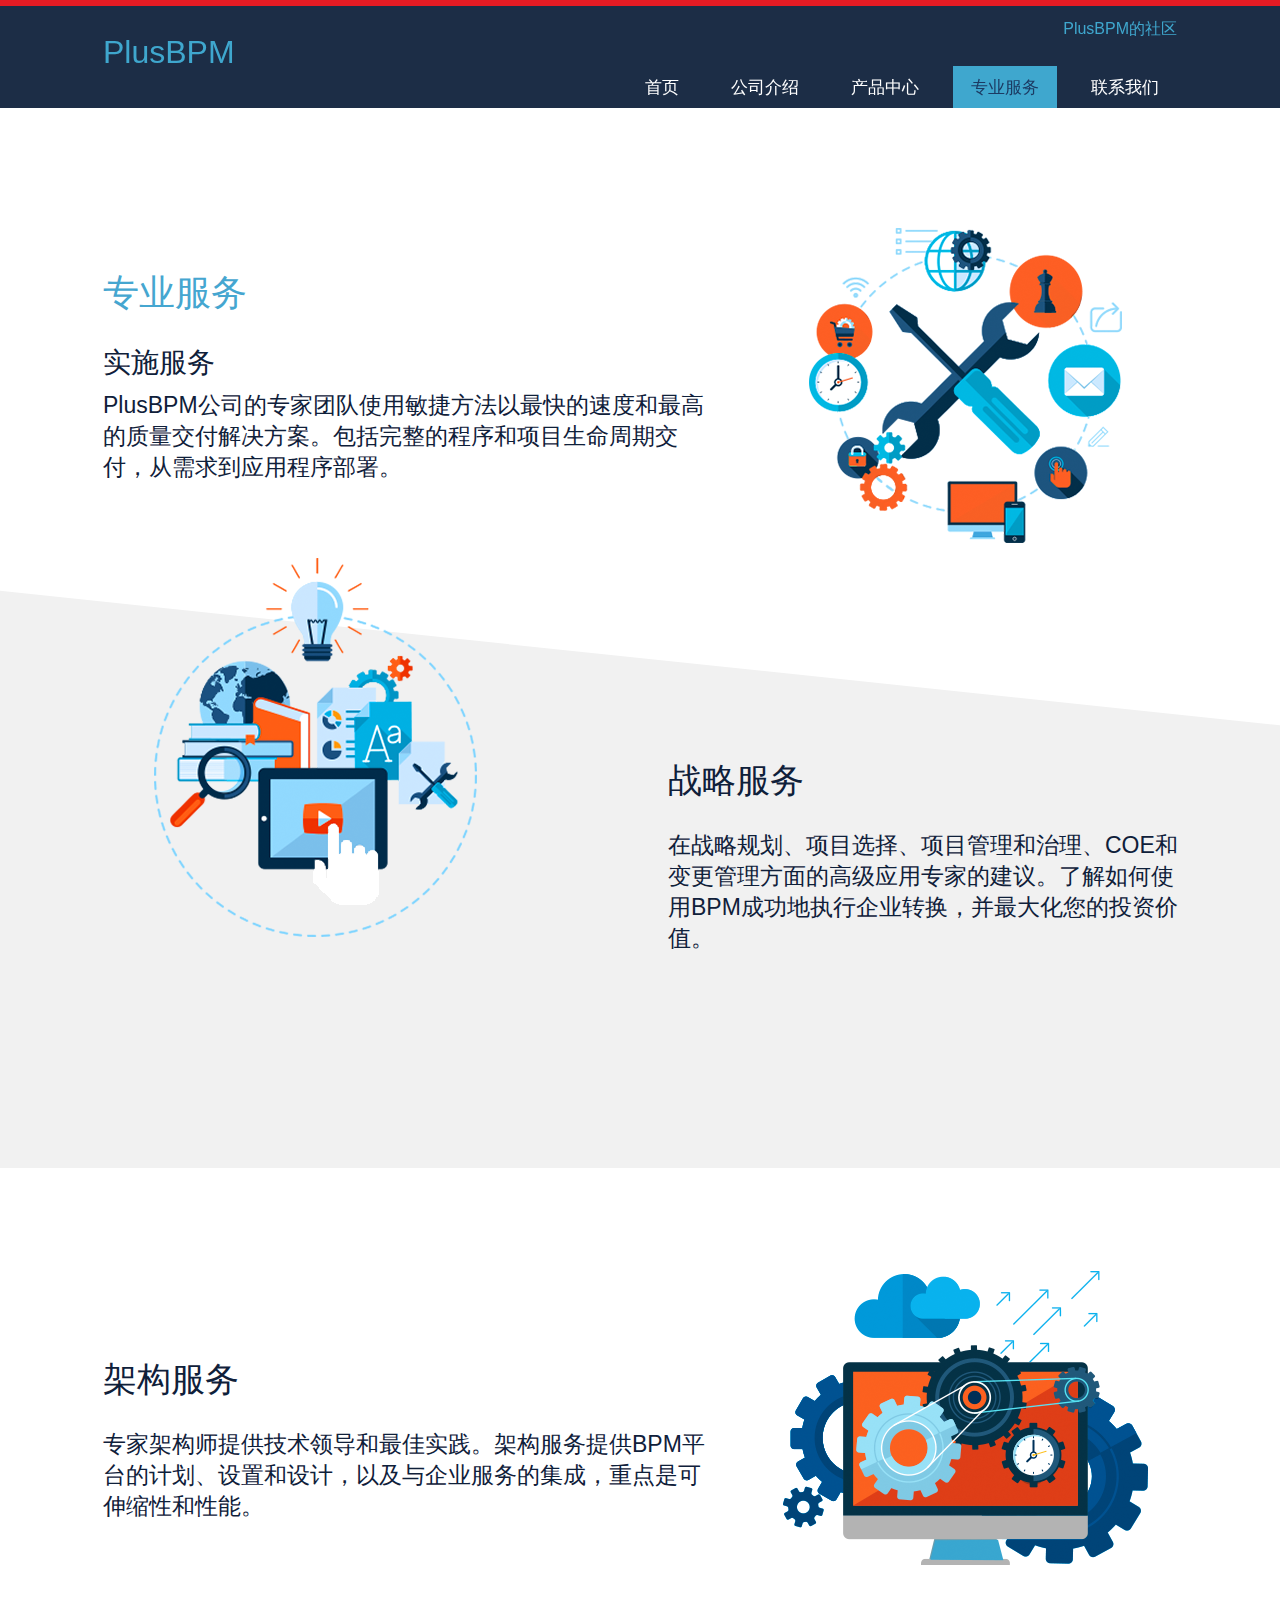
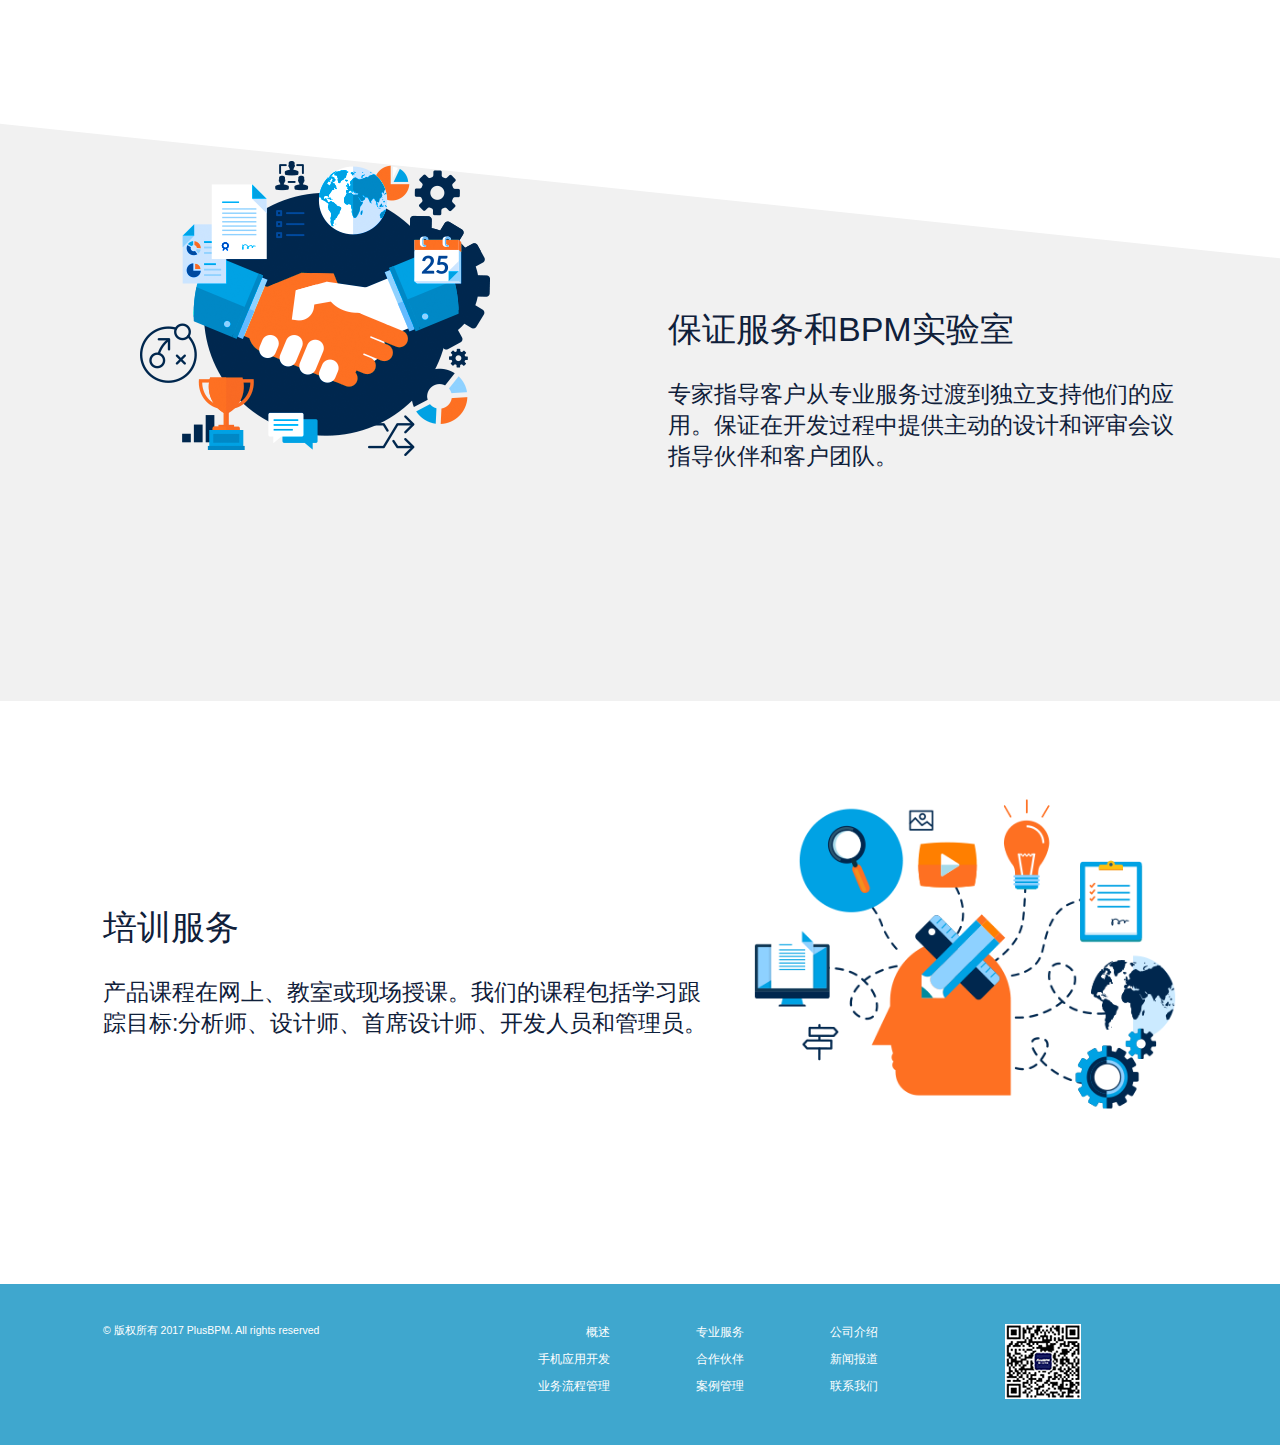
<file: professional-services.html>
<!DOCTYPE html>
<html>

<head>
	<meta charset="UTF-8" />
	<meta name="viewport" content="width=device-width, initial-scale=1">
	<link rel="shortcut icon" href="img/favicon-Plus2.ico">
	<title>PlusBPM</title>

	<style type="text/css">
		img.wp-smiley,
		img.emoji {
			display: inline !important;
			border: none !important;
			box-shadow: none !important;
			height: 1em !important;
			width: 1em !important;
			margin: 0 .07em !important;
			vertical-align: -0.1em !important;
			background: none !important;
			padding: 0 !important;
		}
	</style>
	<link rel='stylesheet' id='rs-plugin-settings-css'
		href='wp-content/plugins/revslider/public/assets/css/settings.css?ver=5.3.1.5' type='text/css' media='all' />
	<style id='rs-plugin-settings-inline-css' type='text/css'>
		#rs-demo-id {}
	</style>
	<link rel='stylesheet' id='wp-pagenavi-css' href='wp-content/plugins/wp-pagenavi/pagenavi-css.css?ver=2.70'
		type='text/css' media='all' />
	<link rel='stylesheet' id='style-css' href='wp-content/themes/plus/style.css?ver=1506348379' type='text/css'
		media='all' />
	<link rel='stylesheet' id='owl.carousel-css' href='wp-content/themes/plus/css/owl-carousel/owl.carousel.css?ver=4.8.2'
		type='text/css' media='all' />
	<link rel='stylesheet' id='owl.theme-css' href='wp-content/themes/plus/css/owl-carousel/owl.theme.css?ver=4.8.2'
		type='text/css' media='all' />
	<link rel='stylesheet' id='lightboxStyle-css'
		href='wp-content/plugins/lightbox-plus/css/textframe/colorbox.min.css?ver=2.7.2' type='text/css' media='screen' />
	<script type='text/javascript' src='wp-includes/js/jquery/jquery.js?ver=1.12.4'></script>
	<script type='text/javascript' src='wp-includes/js/jquery/jquery-migrate.min.js?ver=1.4.1'></script>
	<script type='text/javascript'
		src='wp-content/plugins/revslider/public/assets/js/jquery.themepunch.tools.min.js?ver=5.3.1.5'></script>
	<script type='text/javascript'
		src='wp-content/plugins/revslider/public/assets/js/jquery.themepunch.revolution.min.js?ver=5.3.1.5'></script>
	<script data-no-minify="1"
		data-cfasync="false">(function (w, d) { function a() { var b = d.createElement("script"); b.async = !0; b.src = "wp-content/plugins/wp-rocket/inc/front/js/lazyload.1.0.5.min.js"; var a = d.getElementsByTagName("script")[0]; a.parentNode.insertBefore(b, a) } w.attachEvent ? w.attachEvent("onload", a) : w.addEventListener("load", a, !1) })(window, document);</script>

	<!-- End Google Tag Manager -->
	<!-- LinkedIn Remarketing Code -->

	<!-- End LinkedIn Remarketing Code -->
</head>



<body
	class="home page-template page-template-templetes page-template-new-home page-template-templetesnew-home-php page page-id-1784 page-home">
	<div class="header_main">
		<div class="border_top_red"></div>
		<div class="wrapper">
			<div class="col-2 logo-main">
				<div class="logo">
					<a href="index.html">
						PlusBPM
					</a>
				</div><!-- logo -->

			</div>
			<div class="col-10 right-menu">

				<div class="user_block">
					<ul>
						<li><a target="_blank" href="#">PlusBPM的社区</a></li>

					</ul>
				</div><!-- user_block -->

				<div class="menu_main">
					<div class="right_sidemenu">
						<div class="menu-main-menu-container">
								<ul id="menu-main-menu" class="menu">
									<li id="menu-item-207" class="menu-item menu-item-type-custom menu-item-object-custom">
										<a href="index.html">首页</a>
									</li>
									<li id="menu-item-207" class="menu-item menu-item-type-custom menu-item-object-custom ">
										<a href="aboutus.html">公司介绍</a>
									</li>
									<li id="menu-item-205" class="menu-item menu-item-type-custom menu-item-object-custom menu-item-has-children menu-item-205 "><a href="#">产品中心</a>
										<ul  class="sub-menu">
											<li id="menu-item-8732" class="menu-item menu-item-type-post_type menu-item-object-page menu-item-8732"><a href="platform.html">概述</a></li>
											<li id="menu-item-9338" class="menu-item menu-item-type-post_type menu-item-object-page menu-item-9338"><a href="mobile-app-development-platform.html">手机应用程序开发</a></li>
											<li id="menu-item-9338" class="menu-item menu-item-type-post_type menu-item-object-page menu-item-9338"><a href="bpm-suite.html">业务流程管理</a></li>
											<li id="menu-item-9338" class="menu-item menu-item-type-post_type menu-item-object-page menu-item-9338"><a href="case-management.html">案例管理</a></li>
										</ul>
									</li>
									<!-- <li id="menu-item-205" class="menu-item menu-item-type-custom menu-item-object-custom menu-item-has-children menu-item-205">
											<a href="#">一个平台</a>
											<ul class="sub-menu">
												<li id="menu-item-8732" class="menu-item menu-item-type-post_type menu-item-object-page menu-item-8732">
													<a href="platform.html">概述</a>
												</li>
												<li id="menu-item-9338" class="menu-item menu-item-type-post_type menu-item-object-page menu-item-9338">
													<a href="mobile-app-development-platform.html">手机应用程序开发</a>
												</li>
												<li id="menu-item-9338" class="menu-item menu-item-type-post_type menu-item-object-page menu-item-9338">
													<a href="bpm-suite.html">业务流程管理</a>
												</li>
												<li id="menu-item-9338" class="menu-item menu-item-type-post_type menu-item-object-page menu-item-9338">
													<a href="case-management.html">案例管理</a>
												</li>
											</ul>
										</li> -->
									<li id="menu-item-207"
										class="menu-item menu-item-type-custom menu-item-object-custom current-menu-parent">
										<a href="professional-services.html">专业服务</a>
									</li>
									<!-- <li id="menu-item-371" class="menu-item menu-item-type-custom menu-item-object-custom">
										<a href="customer.html">客户案例</a>
									</li> -->
									<li id="menu-item-372" class="right-sub-menu menu-item menu-item-type-custom menu-item-object-custom menu-item-has-children menu-item-372 ">
										<a href="contact.html">联系我们</a>
										<!-- <ul  class="sub-menu">
											<li id="menu-item-309" class="menu-item menu-item-type-post_type menu-item-object-page menu-item-309"><a href="aboutus.html">公司介绍</a></li>
											<li id="menu-item-2389" class="menu-item menu-item-type-post_type menu-item-object-page menu-item-2389"><a href="news.asp">新闻报道</a></li>
											<li id="menu-item-11733" class="menu-item menu-item-type-custom menu-item-object-custom menu-item-11733"><a href="contact.html">联系我们</a></li>
										</ul> -->
									</li>
								</ul>
						</div>
					</div>
				</div><!-- menu_main -->

			</div><!-- right-menu -->

		</div>
		<!--wrapper -->

		<div class="menu-btn"></div>
		<div class="search-btn"></div>

	</div><!-- header_main -->

	<div class="clear"></div>
	<div class="clear"></div>





	<div class="middle_main">
		<div class="repeat_rows">
			<div class="bpm_block no_padd_bottom white">
				<div class="angle-layer">
					<div class="angle-inner">
						<div class="img-wrap "><img src="img/ps1.png" style="margin-top: 50px; " alt=""></div><!-- img-wrap -->
						<div class="content-wrapper">
							<div class="vertical-align-fix">
								<h1 class="page-title">专业服务</h1>

								<h3></h3>
								<h4>实施服务</h4>
								<p>
									<p><span
											style="font-weight: 400;">PlusBPM公司的专家团队使用敏捷方法以最快的速度和最高的质量交付解决方案。包括完整的程序和项目生命周期交付，从需求到应用程序部署。</span>
									</p>
								</p>
							</div><!-- vertical-align-fix -->
						</div>

					</div>
				</div>
			</div>
			<div class="bpm_block bpm_middle_block gray">
				<div class="angle-layer">
					<div class="angle-inner">
						<div class="img-wrap "><img src="img/ps2.png" style="margin-top: -100px; " alt=""></div><!-- img-wrap -->
						<div class="content-wrapper">
							<div class="vertical-align-fix">

								<h3>战略服务</h3>
								<p>
									<p><span
											style="font-weight: 400;">在战略规划、项目选择、项目管理和治理、COE和变更管理方面的高级应用专家的建议。了解如何使用BPM成功地执行企业转换，并最大化您的投资价值。</span>
									</p>
								</p>
							</div><!-- vertical-align-fix -->
						</div>

					</div>
				</div>
			</div>
			<div class="bpm_block no_padd_bottom white">
				<div class="angle-layer">
					<div class="angle-inner">
						<div class="img-wrap "><img src="img/ps3.png" style="margin-top: 30px; " alt=""></div><!-- img-wrap -->
						<div class="content-wrapper">
							<div class="vertical-align-fix">

								<h3>架构服务</h3>
								<p>
									<p><span style="font-weight: 400;">专家架构师提供技术领导和最佳实践。架构服务提供BPM平台的计划、设置和设计，以及与企业服务的集成，重点是可伸缩性和性能。</span>
									</p>
								</p>
							</div><!-- vertical-align-fix -->
						</div>

					</div>
				</div>
			</div>
			<div class="bpm_block bpm_middle_block gray">
				<div class="angle-layer">
					<div class="angle-inner">
						<div class="img-wrap "><img src="img/ps4.png" style="margin-top: -30px; " alt=""></div><!-- img-wrap -->
						<div class="content-wrapper">
							<div class="vertical-align-fix">

								<h3>保证服务和BPM实验室</h3>
								<p>
									<p><span style="font-weight: 400;">专家指导客户从专业服务过渡到独立支持他们的应用。保证在开发过程中提供主动的设计和评审会议指导伙伴和客户团队。</span></p>
								</p>
							</div><!-- vertical-align-fix -->
						</div>

					</div>
				</div>
			</div>
			<div class="bpm_block no_padd_bottom white">
				<div class="angle-layer">
					<div class="angle-inner">
						<div class="img-wrap "><img src="img/137-Pro-Serv-Training-S3-1.png" style="margin-top: 20px; " alt="">
						</div><!-- img-wrap -->
						<div class="content-wrapper">
							<div class="vertical-align-fix">

								<h3>培训服务</h3>
								<p>
									<p><span style="font-weight: 400;">产品课程在网上、教室或现场授课。我们的课程包括学习跟踪目标:分析师、设计师、首席设计师、开发人员和管理员。</span></p>
								</p>
							</div><!-- vertical-align-fix -->
						</div>

					</div>
				</div>
			</div>
		</div>



		<div class="clear"></div>
	</div>



	<section id="value_prop" style=" display:none">

	</section>
	<!-- value_prop -->
	<!-- value_prop -->

	<section id="affirmation" style="display:none">

	</section>
	<!-- affirmation -->



	<section id="results" style="display:none">

	</section>
	<!-- results -->




	<div class="footer_main">
		<div class="wrapper">
			<div class="col-4 footer-copy">
				<div>
					<div class="textwidget">&copy; 版权所有 2017 PlusBPM. All rights reserved</div>
				</div>
			</div>

			<div class="col-5 footer-menu">
				<div>
					<div class="menu-footer-menu-container">
						<ul id="menu-footer-menu" class="menu">
							<li id="menu-item-44" class="menu-item menu-item-type-post_type menu-item-object-page menu-item-44"><a
									href="platform.html">概述</a></li>
							<li id="menu-item-241" class="menu-item menu-item-type-post_type menu-item-object-page menu-item-241"><a
									href="professional-services.html">专业服务</a></li>
							<li id="menu-item-3932" class="menu-item menu-item-type-post_type menu-item-object-page menu-item-3932"><a
									href="aboutus.html">公司介绍</a></li>
							<li id="menu-item-14203" class="menu-item menu-item-type-post_type menu-item-object-page menu-item-14203">
								<a href="mobile-app-development-platform.html">手机应用开发</a></li>
							<li id="menu-item-6106" class="menu-item menu-item-type-post_type menu-item-object-page menu-item-6106"><a
									href="partners.asp">合作伙伴</a></li>
							<li id="menu-item-6104" class="menu-item menu-item-type-post_type menu-item-object-page menu-item-6104"><a
									href="news.asp">新闻报道</a></li>
							<li id="menu-item-10299" class="menu-item menu-item-type-post_type menu-item-object-page menu-item-10299">
								<a href="bpm-suite.html">业务流程管理</a></li>
							<li id="menu-item-10301" class="menu-item menu-item-type-custom menu-item-object-custom menu-item-10301">
								<a href="case-management.html"> 案例管理</a></li>
							<li id="menu-item-10300" class="menu-item menu-item-type-custom menu-item-object-custom menu-item-10300">
								<a target="_blank" href="contact.html">联系我们</a></li>

						</ul>
					</div>
				</div>
			</div>
			<div class="col-3 footer-social" style="text-align:center">
				<img src="img/ewm.png">

			</div>
		</div>
	</div>

	<!-- Lightbox Plus Colorbox v2.7.2/1.5.9 - 2013.01.24 - Message: 0-->
	<script type="text/javascript">
		jQuery(document).ready(function ($) {
			$("a[rel*=lightbox]").colorbox({ initialWidth: "30%", initialHeight: "30%", maxWidth: "90%", maxHeight: "90%", opacity: 0.8 });
		});
	</script>
	<script type='text/javascript' src='wp-content/themes/plus/js/main-min.js?ver=4.8.2'></script>
	<script type='text/javascript' src='wp-content/themes/plus/js/impressum-min.js?ver=4.8.2'></script>
	<script type='text/javascript' src='wp-content/themes/plus/js/reembed-min.js?ver=4.8.2'></script>
	<script type='text/javascript' src='wp-content/themes/plus/js/mobile-nav-min.js?ver=4.8.2'></script>
	<script type='text/javascript' src='wp-content/themes/plus/js/homepage-min.js?ver=4.8.2'></script>
	<script type='text/javascript' src='wp-content/themes/plus/css/owl-carousel/owl.carousel.js?ver=4.8.2'></script>
	<script type='text/javascript' src='wp-content/themes/plus/js/footer-min.js?ver=4.8.2'></script>
	<script type='text/javascript' src='wp-content/themes/plus/js/pardot-min.js?ver=4.8.2'></script>
	<script type='text/javascript'
		src='wp-content/plugins/lightbox-plus/js/jquery.colorbox.1.5.9-min.js?ver=1.5.9'></script>
	<script type='text/javascript' src='wp-includes/js/wp-embed.min.js?ver=4.8.2'></script>

	<!-- End Facebook Pixel Code -->

</html>
</file>
<file: wp-content/plugins/revslider/public/assets/css/settings.css>
/*-----------------------------------------------------------------------------

-	Revolution Slider 5.0 Default Style Settings -

Screen Stylesheet

version:   	5.3.1
date:      	07/12/15
author:		themepunch
email:     	info@themepunch.com
website:   	http://www.themepunch.com
-----------------------------------------------------------------------------*/

#debungcontrolls,.debugtimeline{width:100%;box-sizing:border-box}.rev_column,.rev_column .tp-parallax-wrap,.tp-svg-layer svg{vertical-align:top}#debungcontrolls{z-index:100000;position:fixed;bottom:0;height:auto;background:rgba(0,0,0,.6);padding:10px}.debugtimeline{height:10px;position:relative;margin-bottom:3px;display:none;white-space:nowrap}.debugtimeline:hover{height:15px}.the_timeline_tester{background:#e74c3c;position:absolute;top:0;left:0;height:100%;width:0}.debugtimeline.tl_slide .the_timeline_tester{background:#f39c12}.debugtimeline.tl_frame .the_timeline_tester{background:#3498db}.debugtimline_txt{color:#fff;font-weight:400;font-size:7px;position:absolute;left:10px;top:0;white-space:nowrap;line-height:10px}.rtl{direction:rtl}@font-face{font-family:revicons;src:url(../fonts/revicons/revicons.eot?5510888);src:url(../fonts/revicons/revicons.eot?5510888#iefix) format('embedded-opentype'),url(../fonts/revicons/revicons.woff?5510888) format('woff'),url(../fonts/revicons/revicons.ttf?5510888) format('truetype'),url(../fonts/revicons/revicons.svg?5510888#revicons) format('svg');font-weight:400;font-style:normal}[class*=" revicon-"]:before,[class^=revicon-]:before{font-family:revicons;font-style:normal;font-weight:400;speak:none;display:inline-block;text-decoration:inherit;width:1em;margin-right:.2em;text-align:center;font-variant:normal;text-transform:none;line-height:1em;margin-left:.2em}.revicon-search-1:before{content:'\e802'}.revicon-pencil-1:before{content:'\e831'}.revicon-picture-1:before{content:'\e803'}.revicon-cancel:before{content:'\e80a'}.revicon-info-circled:before{content:'\e80f'}.revicon-trash:before{content:'\e801'}.revicon-left-dir:before{content:'\e817'}.revicon-right-dir:before{content:'\e818'}.revicon-down-open:before{content:'\e83b'}.revicon-left-open:before{content:'\e819'}.revicon-right-open:before{content:'\e81a'}.revicon-angle-left:before{content:'\e820'}.revicon-angle-right:before{content:'\e81d'}.revicon-left-big:before{content:'\e81f'}.revicon-right-big:before{content:'\e81e'}.revicon-magic:before{content:'\e807'}.revicon-picture:before{content:'\e800'}.revicon-export:before{content:'\e80b'}.revicon-cog:before{content:'\e832'}.revicon-login:before{content:'\e833'}.revicon-logout:before{content:'\e834'}.revicon-video:before{content:'\e805'}.revicon-arrow-combo:before{content:'\e827'}.revicon-left-open-1:before{content:'\e82a'}.revicon-right-open-1:before{content:'\e82b'}.revicon-left-open-mini:before{content:'\e822'}.revicon-right-open-mini:before{content:'\e823'}.revicon-left-open-big:before{content:'\e824'}.revicon-right-open-big:before{content:'\e825'}.revicon-left:before{content:'\e836'}.revicon-right:before{content:'\e826'}.revicon-ccw:before{content:'\e808'}.revicon-arrows-ccw:before{content:'\e806'}.revicon-palette:before{content:'\e829'}.revicon-list-add:before{content:'\e80c'}.revicon-doc:before{content:'\e809'}.revicon-left-open-outline:before{content:'\e82e'}.revicon-left-open-2:before{content:'\e82c'}.revicon-right-open-outline:before{content:'\e82f'}.revicon-right-open-2:before{content:'\e82d'}.revicon-equalizer:before{content:'\e83a'}.revicon-layers-alt:before{content:'\e804'}.revicon-popup:before{content:'\e828'}.rev_slider_wrapper{position:relative;z-index:0;width:100%}.rev_slider{position:relative;overflow:visible}.entry-content .rev_slider a,.rev_slider a{box-shadow:none}.tp-overflow-hidden{overflow:hidden!important}.group_ov_hidden{overflow:hidden}.rev_slider img,.tp-simpleresponsive img{max-width:none!important;transition:none;margin:0;padding:0;border:none}.rev_slider .no-slides-text{font-weight:700;text-align:center;padding-top:80px}.rev_slider>ul,.rev_slider>ul>li,.rev_slider>ul>li:before,.rev_slider_wrapper>ul,.tp-revslider-mainul>li,.tp-revslider-mainul>li:before,.tp-simpleresponsive>ul,.tp-simpleresponsive>ul>li,.tp-simpleresponsive>ul>li:before{list-style:none!important;position:absolute;margin:0!important;padding:0!important;overflow-x:visible;overflow-y:visible;background-image:none;background-position:0 0;text-indent:0;top:0;left:0}.rev_slider>ul>li,.rev_slider>ul>li:before,.tp-revslider-mainul>li,.tp-revslider-mainul>li:before,.tp-simpleresponsive>ul>li,.tp-simpleresponsive>ul>li:before{visibility:hidden}.tp-revslider-mainul,.tp-revslider-slidesli{padding:0!important;margin:0!important;list-style:none!important}.fullscreen-container,.fullwidthbanner-container{padding:0;position:relative}.rev_slider li.tp-revslider-slidesli{position:absolute!important}.tp-caption .rs-untoggled-content{display:block}.tp-caption .rs-toggled-content{display:none}.rs-toggle-content-active.tp-caption .rs-toggled-content{display:block}.rs-toggle-content-active.tp-caption .rs-untoggled-content{display:none}.rev_slider .caption,.rev_slider .tp-caption{position:relative;visibility:hidden;white-space:nowrap;display:block;-webkit-font-smoothing:antialiased!important;z-index:1}.rev_slider .caption,.rev_slider .tp-caption,.tp-simpleresponsive img{-moz-user-select:none;-khtml-user-select:none;-webkit-user-select:none;-o-user-select:none}.rev_slider .tp-mask-wrap .tp-caption,.rev_slider .tp-mask-wrap :last-child,.wpb_text_column .rev_slider .tp-mask-wrap .tp-caption,.wpb_text_column .rev_slider .tp-mask-wrap :last-child{margin-bottom:0}.tp-svg-layer svg{width:100%;height:100%;position:relative}.tp-carousel-wrapper{cursor:url(openhand.cur),move}.tp-carousel-wrapper.dragged{cursor:url(closedhand.cur),move}.tp_inner_padding{box-sizing:border-box;max-height:none!important}.tp-caption.tp-layer-selectable{-moz-user-select:all;-khtml-user-select:all;-webkit-user-select:all;-o-user-select:all}.tp-caption.tp-hidden-caption,.tp-forcenotvisible,.tp-hide-revslider,.tp-parallax-wrap.tp-hidden-caption{visibility:hidden!important;display:none!important}.rev_slider audio,.rev_slider embed,.rev_slider iframe,.rev_slider object,.rev_slider video{max-width:none!important}.tp-element-background{position:absolute;top:0;left:0;width:100%;height:100%;z-index:0}.rev_row_zone{position:absolute;width:100%;left:0;box-sizing:border-box;min-height:50px;font-size:0}.rev_column_inner,.rev_slider .tp-caption.rev_row{position:relative;width:100%!important;box-sizing:border-box}.rev_row_zone_top{top:0}.rev_row_zone_middle{top:50%;transform:translateY(-50%)}.rev_row_zone_bottom{bottom:0}.rev_slider .tp-caption.rev_row{display:table;table-layout:fixed;vertical-align:top;height:auto!important;font-size:0}.rev_column{display:table-cell;position:relative;height:auto;box-sizing:border-box;font-size:0}.rev_column_inner{display:block;height:auto!important;white-space:normal!important}.rev_column_bg{width:100%;height:100%;position:absolute;top:0;left:0;z-index:0;box-sizing:border-box;background-clip:content-box;border:0 solid transparent}.tp-caption .backcorner,.tp-caption .backcornertop,.tp-caption .frontcorner,.tp-caption .frontcornertop{height:0;top:0;width:0;position:absolute}.rev_column_inner .tp-loop-wrap,.rev_column_inner .tp-mask-wrap,.rev_column_inner .tp-parallax-wrap{text-align:inherit}.rev_column_inner .tp-mask-wrap{display:inline-block}.rev_column_inner .tp-parallax-wrap,.rev_column_inner .tp-parallax-wrap .tp-loop-wrap,.rev_column_inner .tp-parallax-wrap .tp-mask-wrap{position:relative!important;left:auto!important;top:auto!important;line-height:0}.tp-video-play-button,.tp-video-play-button i{line-height:50px!important;vertical-align:top;text-align:center}.rev_column_inner .rev_layer_in_column,.rev_column_inner .tp-parallax-wrap,.rev_column_inner .tp-parallax-wrap .tp-loop-wrap,.rev_column_inner .tp-parallax-wrap .tp-mask-wrap{vertical-align:top}.rev_break_columns{display:block!important}.rev_break_columns .tp-parallax-wrap.rev_column{display:block!important;width:100%!important}.fullwidthbanner-container{overflow:hidden}.fullwidthbanner-container .fullwidthabanner{width:100%;position:relative}.tp-static-layers{position:absolute;z-index:101;top:0;left:0}.tp-caption .frontcorner{border-left:40px solid transparent;border-right:0 solid transparent;border-top:40px solid #00A8FF;left:-40px}.tp-caption .backcorner{border-left:0 solid transparent;border-right:40px solid transparent;border-bottom:40px solid #00A8FF;right:0}.tp-caption .frontcornertop{border-left:40px solid transparent;border-right:0 solid transparent;border-bottom:40px solid #00A8FF;left:-40px}.tp-caption .backcornertop{border-left:0 solid transparent;border-right:40px solid transparent;border-top:40px solid #00A8FF;right:0}.tp-layer-inner-rotation{position:relative!important}img.tp-slider-alternative-image{width:100%;height:auto}.caption.fullscreenvideo,.rs-background-video-layer,.tp-caption.coverscreenvideo,.tp-caption.fullscreenvideo{width:100%;height:100%;top:0;left:0;position:absolute}.noFilterClass{filter:none!important}.rs-background-video-layer{visibility:hidden;z-index:0}.caption.fullscreenvideo audio,.caption.fullscreenvideo iframe,.caption.fullscreenvideo video,.tp-caption.fullscreenvideo iframe,.tp-caption.fullscreenvideo iframe audio,.tp-caption.fullscreenvideo iframe video{width:100%!important;height:100%!important;display:none}.fullcoveredvideo audio,.fullscreenvideo audio .fullcoveredvideo video,.fullscreenvideo video{background:#000}.fullcoveredvideo .tp-poster{background-position:center center;background-size:cover;width:100%;height:100%;top:0;left:0}.videoisplaying .html5vid .tp-poster{display:none}.tp-video-play-button{background:#000;background:rgba(0,0,0,.3);border-radius:5px;position:absolute;top:50%;left:50%;color:#FFF;margin-top:-25px;margin-left:-25px;cursor:pointer;width:50px;height:50px;box-sizing:border-box;display:inline-block;z-index:4;opacity:0;transition:opacity .3s ease-out!important}.tp-audio-html5 .tp-video-play-button,.tp-hiddenaudio{display:none!important}.tp-caption .html5vid{width:100%!important;height:100%!important}.tp-video-play-button i{width:50px;height:50px;display:inline-block;font-size:40px!important}.rs-fullvideo-cover,.tp-dottedoverlay,.tp-shadowcover{height:100%;top:0;left:0;position:absolute}.tp-caption:hover .tp-video-play-button{opacity:1;display:block}.tp-caption .tp-revstop{display:none;border-left:5px solid #fff!important;border-right:5px solid #fff!important;margin-top:15px!important;line-height:20px!important;vertical-align:top;font-size:25px!important}.tp-seek-bar,.tp-video-button,.tp-volume-bar{outline:0;line-height:12px;margin:0;cursor:pointer}.videoisplaying .revicon-right-dir{display:none}.videoisplaying .tp-revstop{display:inline-block}.videoisplaying .tp-video-play-button{display:none}.fullcoveredvideo .tp-video-play-button{display:none!important}.fullscreenvideo .fullscreenvideo audio,.fullscreenvideo .fullscreenvideo video{object-fit:contain!important}.fullscreenvideo .fullcoveredvideo audio,.fullscreenvideo .fullcoveredvideo video{object-fit:cover!important}.tp-video-controls{position:absolute;bottom:0;left:0;right:0;padding:5px;opacity:0;transition:opacity .3s;background-image:linear-gradient(to bottom,#000 13%,#323232 100%);display:table;max-width:100%;overflow:hidden;box-sizing:border-box}.rev-btn.rev-hiddenicon i,.rev-btn.rev-withicon i{transition:all .2s ease-out!important;font-size:15px}.tp-caption:hover .tp-video-controls{opacity:.9}.tp-video-button{background:rgba(0,0,0,.5);border:0;border-radius:3px;font-size:12px;color:#fff;padding:0}.tp-video-button:hover{cursor:pointer}.tp-video-button-wrap,.tp-video-seek-bar-wrap,.tp-video-vol-bar-wrap{padding:0 5px;display:table-cell;vertical-align:middle}.tp-video-seek-bar-wrap{width:80%}.tp-video-vol-bar-wrap{width:20%}.tp-seek-bar,.tp-volume-bar{width:100%;padding:0}.rs-fullvideo-cover{width:100%;background:0 0;z-index:5}.disabled_lc .tp-video-play-button,.rs-background-video-layer audio::-webkit-media-controls,.rs-background-video-layer video::-webkit-media-controls,.rs-background-video-layer video::-webkit-media-controls-start-playback-button{display:none!important}.tp-audio-html5 .tp-video-controls{opacity:1!important;visibility:visible!important}.tp-dottedoverlay{background-repeat:repeat;width:100%;z-index:3}.tp-dottedoverlay.twoxtwo{background:url(../assets/gridtile.png)}.tp-dottedoverlay.twoxtwowhite{background:url(../assets/gridtile_white.png)}.tp-dottedoverlay.threexthree{background:url(../assets/gridtile_3x3.png)}.tp-dottedoverlay.threexthreewhite{background:url(../assets/gridtile_3x3_white.png)}.tp-shadowcover{width:100%;background:#fff;z-index:-1}.tp-shadow1{box-shadow:0 10px 6px -6px rgba(0,0,0,.8)}.tp-shadow2:after,.tp-shadow2:before,.tp-shadow3:before,.tp-shadow4:after{z-index:-2;position:absolute;content:"";bottom:10px;left:10px;width:50%;top:85%;max-width:300px;background:0 0;box-shadow:0 15px 10px rgba(0,0,0,.8);transform:rotate(-3deg)}.tp-shadow2:after,.tp-shadow4:after{transform:rotate(3deg);right:10px;left:auto}.tp-shadow5{position:relative;box-shadow:0 1px 4px rgba(0,0,0,.3),0 0 40px rgba(0,0,0,.1) inset}.tp-shadow5:after,.tp-shadow5:before{content:"";position:absolute;z-index:-2;box-shadow:0 0 25px 0 rgba(0,0,0,.6);top:30%;bottom:0;left:20px;right:20px;border-radius:100px/20px}.tp-button{padding:6px 13px 5px;border-radius:3px;height:30px;cursor:pointer;color:#fff!important;text-shadow:0 1px 1px rgba(0,0,0,.6)!important;font-size:15px;line-height:45px!important;font-family:arial,sans-serif;font-weight:700;letter-spacing:-1px;text-decoration:none}.tp-button.big{color:#fff;text-shadow:0 1px 1px rgba(0,0,0,.6);font-weight:700;padding:9px 20px;font-size:19px;line-height:57px!important}.purchase:hover,.tp-button.big:hover,.tp-button:hover{background-position:bottom,15px 11px}.purchase.green,.purchase:hover.green,.tp-button.green,.tp-button:hover.green{background-color:#21a117;box-shadow:0 3px 0 0 #104d0b}.purchase.blue,.purchase:hover.blue,.tp-button.blue,.tp-button:hover.blue{background-color:#1d78cb;box-shadow:0 3px 0 0 #0f3e68}.purchase.red,.purchase:hover.red,.tp-button.red,.tp-button:hover.red{background-color:#cb1d1d;box-shadow:0 3px 0 0 #7c1212}.purchase.orange,.purchase:hover.orange,.tp-button.orange,.tp-button:hover.orange{background-color:#f70;box-shadow:0 3px 0 0 #a34c00}.purchase.darkgrey,.purchase:hover.darkgrey,.tp-button.darkgrey,.tp-button.grey,.tp-button:hover.darkgrey,.tp-button:hover.grey{background-color:#555;box-shadow:0 3px 0 0 #222}.purchase.lightgrey,.purchase:hover.lightgrey,.tp-button.lightgrey,.tp-button:hover.lightgrey{background-color:#888;box-shadow:0 3px 0 0 #555}.rev-btn,.rev-btn:visited{outline:0!important;box-shadow:none!important;text-decoration:none!important;line-height:44px;font-size:17px;font-weight:500;padding:12px 35px;box-sizing:border-box;font-family:Roboto,sans-serif;cursor:pointer}.rev-btn.rev-uppercase,.rev-btn.rev-uppercase:visited{text-transform:uppercase;letter-spacing:1px;font-size:15px;font-weight:900}.rev-btn.rev-withicon i{font-weight:400;position:relative;top:0;margin-left:10px!important}.rev-btn.rev-hiddenicon i{font-weight:400;position:relative;top:0;opacity:0;margin-left:0!important;width:0!important}.rev-btn.rev-hiddenicon:hover i{opacity:1!important;margin-left:10px!important;width:auto!important}.rev-btn.rev-medium,.rev-btn.rev-medium:visited{line-height:36px;font-size:14px;padding:10px 30px}.rev-btn.rev-medium.rev-hiddenicon i,.rev-btn.rev-medium.rev-withicon i{font-size:14px;top:0}.rev-btn.rev-small,.rev-btn.rev-small:visited{line-height:28px;font-size:12px;padding:7px 20px}.rev-btn.rev-small.rev-hiddenicon i,.rev-btn.rev-small.rev-withicon i{font-size:12px;top:0}.rev-maxround{border-radius:30px}.rev-minround{border-radius:3px}.rev-burger{position:relative;width:60px;height:60px;box-sizing:border-box;padding:22px 0 0 14px;border-radius:50%;border:1px solid rgba(51,51,51,.25);-webkit-tap-highlight-color:transparent;cursor:pointer}.rev-burger span{display:block;width:30px;height:3px;background:#333;transition:.7s;pointer-events:none;transform-style:flat!important}.rev-burger.revb-white span,.rev-burger.revb-whitenoborder span{background:#fff}.rev-burger span:nth-child(2){margin:3px 0}#dialog_addbutton .rev-burger:hover :first-child,.open .rev-burger :first-child,.open.rev-burger :first-child{transform:translateY(6px) rotate(-45deg)}#dialog_addbutton .rev-burger:hover :nth-child(2),.open .rev-burger :nth-child(2),.open.rev-burger :nth-child(2){transform:rotate(-45deg);opacity:0}#dialog_addbutton .rev-burger:hover :last-child,.open .rev-burger :last-child,.open.rev-burger :last-child{transform:translateY(-6px) rotate(-135deg)}.rev-burger.revb-white{border:2px solid rgba(255,255,255,.2)}.rev-burger.revb-darknoborder,.rev-burger.revb-whitenoborder{border:0}.rev-burger.revb-darknoborder span{background:#333}.rev-burger.revb-whitefull{background:#fff;border:none}.rev-burger.revb-whitefull span{background:#333}.rev-burger.revb-darkfull{background:#333;border:none}.rev-burger.revb-darkfull span,.rev-scroll-btn.revs-fullwhite{background:#fff}@keyframes rev-ani-mouse{0%{opacity:1;top:29%}15%{opacity:1;top:50%}50%{opacity:0;top:50%}100%{opacity:0;top:29%}}.rev-scroll-btn{display:inline-block;position:relative;left:0;right:0;text-align:center;cursor:pointer;width:35px;height:55px;box-sizing:border-box;border:3px solid #fff;border-radius:23px}.rev-scroll-btn>*{display:inline-block;line-height:18px;font-size:13px;font-weight:400;color:#fff;font-family:proxima-nova,"Helvetica Neue",Helvetica,Arial,sans-serif;letter-spacing:2px}.rev-scroll-btn>.active,.rev-scroll-btn>:focus,.rev-scroll-btn>:hover{color:#fff}.rev-scroll-btn>.active,.rev-scroll-btn>:active,.rev-scroll-btn>:focus,.rev-scroll-btn>:hover{opacity:.8}.rev-scroll-btn.revs-fullwhite span{background:#333}.rev-scroll-btn.revs-fulldark{background:#333;border:none}.rev-scroll-btn.revs-fulldark span,.tp-bullet{background:#fff}.rev-scroll-btn span{position:absolute;display:block;top:29%;left:50%;width:8px;height:8px;margin:-4px 0 0 -4px;background:#fff;border-radius:50%;animation:rev-ani-mouse 2.5s linear infinite}.rev-scroll-btn.revs-dark{border-color:#333}.rev-scroll-btn.revs-dark span{background:#333}.rev-control-btn{position:relative;display:inline-block;z-index:5;color:#FFF;font-size:20px;line-height:60px;font-weight:400;font-style:normal;font-family:Raleway;text-decoration:none;text-align:center;background-color:#000;border-radius:50px;text-shadow:none;background-color:rgba(0,0,0,.5);width:60px;height:60px;box-sizing:border-box;cursor:pointer}.rev-cbutton-dark-sr,.rev-cbutton-light-sr{border-radius:3px}.rev-cbutton-light,.rev-cbutton-light-sr{color:#333;background-color:rgba(255,255,255,.75)}.rev-sbutton{line-height:37px;width:37px;height:37px}.rev-sbutton-blue{background-color:#3B5998}.rev-sbutton-lightblue{background-color:#00A0D1}.rev-sbutton-red{background-color:#DD4B39}.tp-bannertimer{visibility:hidden;width:100%;height:5px;background:#000;background:rgba(0,0,0,.15);position:absolute;z-index:200;top:0}.tp-bannertimer.tp-bottom{top:auto;bottom:0!important;height:5px}.tp-caption img{background:0 0;-ms-filter:"progid:DXImageTransform.Microsoft.gradient(startColorstr=#00FFFFFF,endColorstr=#00FFFFFF)";filter:progid:DXImageTransform.Microsoft.gradient(startColorstr=#00FFFFFF, endColorstr=#00FFFFFF);zoom:1}.caption.slidelink a div,.tp-caption.slidelink a div{width:3000px;height:1500px;background:url(../assets/coloredbg.png)}.tp-caption.slidelink a span{background:url(../assets/coloredbg.png)}.tp-loader.spinner0,.tp-loader.spinner5{background-image:url(../assets/loader.gif);background-repeat:no-repeat}.tp-shape{width:100%;height:100%}.tp-caption .rs-starring{display:inline-block}.tp-caption .rs-starring .star-rating{float:none;display:inline-block;vertical-align:top;color:#FFC321!important}.tp-caption .rs-starring .star-rating,.tp-caption .rs-starring-page .star-rating{position:relative;height:1em;width:5.4em;font-family:star;font-size:1em!important}.tp-loader.spinner0,.tp-loader.spinner1{width:40px;height:40px;margin-top:-20px;margin-left:-20px;animation:tp-rotateplane 1.2s infinite ease-in-out;background-color:#fff;border-radius:3px;box-shadow:0 0 20px 0 rgba(0,0,0,.15)}.tp-caption .rs-starring .star-rating:before,.tp-caption .rs-starring-page .star-rating:before{content:"\73\73\73\73\73";color:#E0DADF;float:left;top:0;left:0;position:absolute}.tp-caption .rs-starring .star-rating span{overflow:hidden;float:left;top:0;left:0;position:absolute;padding-top:1.5em;font-size:1em!important}.tp-caption .rs-starring .star-rating span:before{content:"\53\53\53\53\53";top:0;position:absolute;left:0}.tp-loader{top:50%;left:50%;z-index:10000;position:absolute}.tp-loader.spinner0{background-position:center center}.tp-loader.spinner5{background-position:10px 10px;background-color:#fff;margin:-22px;width:44px;height:44px;border-radius:3px}@keyframes tp-rotateplane{0%{transform:perspective(120px) rotateX(0) rotateY(0)}50%{transform:perspective(120px) rotateX(-180.1deg) rotateY(0)}100%{transform:perspective(120px) rotateX(-180deg) rotateY(-179.9deg)}}.tp-loader.spinner2{width:40px;height:40px;margin-top:-20px;margin-left:-20px;background-color:red;box-shadow:0 0 20px 0 rgba(0,0,0,.15);border-radius:100%;animation:tp-scaleout 1s infinite ease-in-out}@keyframes tp-scaleout{0%{transform:scale(0)}100%{transform:scale(1);opacity:0}}.tp-loader.spinner3{margin:-9px 0 0 -35px;width:70px;text-align:center}.tp-loader.spinner3 .bounce1,.tp-loader.spinner3 .bounce2,.tp-loader.spinner3 .bounce3{width:18px;height:18px;background-color:#fff;box-shadow:0 0 20px 0 rgba(0,0,0,.15);border-radius:100%;display:inline-block;animation:tp-bouncedelay 1.4s infinite ease-in-out;animation-fill-mode:both}.tp-loader.spinner3 .bounce1{animation-delay:-.32s}.tp-loader.spinner3 .bounce2{animation-delay:-.16s}@keyframes tp-bouncedelay{0%,100%,80%{transform:scale(0)}40%{transform:scale(1)}}.tp-loader.spinner4{margin:-20px 0 0 -20px;width:40px;height:40px;text-align:center;animation:tp-rotate 2s infinite linear}.tp-loader.spinner4 .dot1,.tp-loader.spinner4 .dot2{width:60%;height:60%;display:inline-block;position:absolute;top:0;background-color:#fff;border-radius:100%;animation:tp-bounce 2s infinite ease-in-out;box-shadow:0 0 20px 0 rgba(0,0,0,.15)}.tp-loader.spinner4 .dot2{top:auto;bottom:0;animation-delay:-1s}@keyframes tp-rotate{100%{transform:rotate(360deg)}}@keyframes tp-bounce{0%,100%{transform:scale(0)}50%{transform:scale(1)}}.tp-bullets.navbar,.tp-tabs.navbar,.tp-thumbs.navbar{border:none;min-height:0;margin:0;border-radius:0}.tp-bullets,.tp-tabs,.tp-thumbs{position:absolute;display:block;z-index:1000;top:0;left:0}.tp-tab,.tp-thumb{cursor:pointer;position:absolute;opacity:.5;box-sizing:border-box}.tp-arr-imgholder,.tp-tab-image,.tp-thumb-image,.tp-videoposter{background-position:center center;background-size:cover;width:100%;height:100%;display:block;position:absolute;top:0;left:0}.tp-tab.selected,.tp-tab:hover,.tp-thumb.selected,.tp-thumb:hover{opacity:1}.tp-tab-mask,.tp-thumb-mask{box-sizing:border-box!important}.tp-tabs,.tp-thumbs{box-sizing:content-box!important}.tp-bullet{width:15px;height:15px;position:absolute;background:rgba(255,255,255,.3);cursor:pointer}.tp-bullet.selected,.tp-bullet:hover{background:#fff}.tparrows{cursor:pointer;background:#000;background:rgba(0,0,0,.5);width:40px;height:40px;position:absolute;display:block;z-index:1000}.tparrows:hover{background:#000}.tparrows:before{font-family:revicons;font-size:15px;color:#fff;display:block;line-height:40px;text-align:center}.hginfo,.hglayerinfo{font-size:12px;font-weight:600}.tparrows.tp-leftarrow:before{content:'\e824'}.tparrows.tp-rightarrow:before{content:'\e825'}body.rtl .tp-kbimg{left:0!important}.dddwrappershadow{box-shadow:0 45px 100px rgba(0,0,0,.4)}.hglayerinfo{position:fixed;bottom:0;left:0;color:#FFF;line-height:20px;background:rgba(0,0,0,.75);padding:5px 10px;z-index:2000;white-space:normal}.helpgrid,.hginfo{position:absolute}.hginfo{top:-2px;left:-2px;color:#e74c3c;background:#000;padding:2px 5px}.indebugmode .tp-caption:hover{border:1px dashed #c0392b!important}.helpgrid{border:2px dashed #c0392b;top:0;left:0;z-index:0}#revsliderlogloglog{padding:15px;color:#fff;position:fixed;top:0;left:0;width:200px;height:150px;background:rgba(0,0,0,.7);z-index:100000;font-size:10px;overflow:scroll}.aden{filter:hue-rotate(-20deg) contrast(.9) saturate(.85) brightness(1.2)}.aden::after{background:linear-gradient(to right,rgba(66,10,14,.2),transparent);mix-blend-mode:darken}.perpetua::after,.reyes::after{mix-blend-mode:soft-light;opacity:.5}.inkwell{filter:sepia(.3) contrast(1.1) brightness(1.1) grayscale(1)}.perpetua::after{background:linear-gradient(to bottom,#005b9a,#e6c13d)}.reyes{filter:sepia(.22) brightness(1.1) contrast(.85) saturate(.75)}.reyes::after{background:#efcdad}.gingham{filter:brightness(1.05) hue-rotate(-10deg)}.gingham::after{background:linear-gradient(to right,rgba(66,10,14,.2),transparent);mix-blend-mode:darken}.toaster{filter:contrast(1.5) brightness(.9)}.toaster::after{background:radial-gradient(circle,#804e0f,#3b003b);mix-blend-mode:screen}.walden{filter:brightness(1.1) hue-rotate(-10deg) sepia(.3) saturate(1.6)}.walden::after{background:#04c;mix-blend-mode:screen;opacity:.3}.hudson{filter:brightness(1.2) contrast(.9) saturate(1.1)}.hudson::after{background:radial-gradient(circle,#a6b1ff 50%,#342134);mix-blend-mode:multiply;opacity:.5}.earlybird{filter:contrast(.9) sepia(.2)}.earlybird::after{background:radial-gradient(circle,#d0ba8e 20%,#360309 85%,#1d0210 100%);mix-blend-mode:overlay}.mayfair{filter:contrast(1.1) saturate(1.1)}.mayfair::after{background:radial-gradient(circle at 40% 40%,rgba(255,255,255,.8),rgba(255,200,200,.6),#111 60%);mix-blend-mode:overlay;opacity:.4}.lofi{filter:saturate(1.1) contrast(1.5)}.lofi::after{background:radial-gradient(circle,transparent 70%,#222 150%);mix-blend-mode:multiply}._1977{filter:contrast(1.1) brightness(1.1) saturate(1.3)}._1977:after{background:rgba(243,106,188,.3);mix-blend-mode:screen}.brooklyn{filter:contrast(.9) brightness(1.1)}.brooklyn::after{background:radial-gradient(circle,rgba(168,223,193,.4) 70%,#c4b7c8);mix-blend-mode:overlay}.xpro2{filter:sepia(.3)}.xpro2::after{background:radial-gradient(circle,#e6e7e0 40%,rgba(43,42,161,.6) 110%);mix-blend-mode:color-burn}.nashville{filter:sepia(.2) contrast(1.2) brightness(1.05) saturate(1.2)}.nashville::after{background:rgba(0,70,150,.4);mix-blend-mode:lighten}.nashville::before{background:rgba(247,176,153,.56);mix-blend-mode:darken}.lark{filter:contrast(.9)}.lark::after{background:rgba(242,242,242,.8);mix-blend-mode:darken}.lark::before{background:#22253f;mix-blend-mode:color-dodge}.moon{filter:grayscale(1) contrast(1.1) brightness(1.1)}.moon::before{background:#a0a0a0;mix-blend-mode:soft-light}.moon::after{background:#383838;mix-blend-mode:lighten}.clarendon{filter:contrast(1.2) saturate(1.35)}.clarendon:before{background:rgba(127,187,227,.2);mix-blend-mode:overlay}.willow{filter:grayscale(.5) contrast(.95) brightness(.9)}.willow::before{background-color:radial-gradient(40%,circle,#d4a9af 55%,#000 150%);mix-blend-mode:overlay}.willow::after{background-color:#d8cdcb;mix-blend-mode:color}.rise{filter:brightness(1.05) sepia(.2) contrast(.9) saturate(.9)}.rise::after{background:radial-gradient(circle,rgba(232,197,152,.8),transparent 90%);mix-blend-mode:overlay;opacity:.6}.rise::before{background:radial-gradient(circle,rgba(236,205,169,.15) 55%,rgba(50,30,7,.4));mix-blend-mode:multiply}._1977:after,._1977:before,.aden:after,.aden:before,.brooklyn:after,.brooklyn:before,.clarendon:after,.clarendon:before,.earlybird:after,.earlybird:before,.gingham:after,.gingham:before,.hudson:after,.hudson:before,.inkwell:after,.inkwell:before,.lark:after,.lark:before,.lofi:after,.lofi:before,.mayfair:after,.mayfair:before,.moon:after,.moon:before,.nashville:after,.nashville:before,.perpetua:after,.perpetua:before,.reyes:after,.reyes:before,.rise:after,.rise:before,.slumber:after,.slumber:before,.toaster:after,.toaster:before,.walden:after,.walden:before,.willow:after,.willow:before,.xpro2:after,.xpro2:before{content:'';display:block;height:100%;width:100%;top:0;left:0;position:absolute;pointer-events:none}._1977,.aden,.brooklyn,.clarendon,.earlybird,.gingham,.hudson,.inkwell,.lark,.lofi,.mayfair,.moon,.nashville,.perpetua,.reyes,.rise,.slumber,.toaster,.walden,.willow,.xpro2{position:relative}._1977 img,.aden img,.brooklyn img,.clarendon img,.earlybird img,.gingham img,.hudson img,.inkwell img,.lark img,.lofi img,.mayfair img,.moon img,.nashville img,.perpetua img,.reyes img,.rise img,.slumber img,.toaster img,.walden img,.willow img,.xpro2 img{width:100%;z-index:1}._1977:before,.aden:before,.brooklyn:before,.clarendon:before,.earlybird:before,.gingham:before,.hudson:before,.inkwell:before,.lark:before,.lofi:before,.mayfair:before,.moon:before,.nashville:before,.perpetua:before,.reyes:before,.rise:before,.slumber:before,.toaster:before,.walden:before,.willow:before,.xpro2:before{z-index:2}._1977:after,.aden:after,.brooklyn:after,.clarendon:after,.earlybird:after,.gingham:after,.hudson:after,.inkwell:after,.lark:after,.lofi:after,.mayfair:after,.moon:after,.nashville:after,.perpetua:after,.reyes:after,.rise:after,.slumber:after,.toaster:after,.walden:after,.willow:after,.xpro2:after{z-index:3}.slumber{filter:saturate(.66) brightness(1.05)}.slumber::after{background:rgba(125,105,24,.5);mix-blend-mode:soft-light}.slumber::before{background:rgba(69,41,12,.4);mix-blend-mode:lighten}
</file>
<file: wp-content/plugins/wp-pagenavi/pagenavi-css.css>
/*
Default style for WP-PageNavi plugin

http://wordpress.org/extend/plugins/wp-pagenavi/
*/
*{font-family:'Microsoft Yahei', Helvetica, sans-serif,SimSun;}
.wp-pagenavi {
	clear: both;
}

.wp-pagenavi a, .wp-pagenavi span {
	text-decoration: none;
	border: 1px solid #BFBFBF;
	padding: 3px 5px;
	margin: 2px;
}

.wp-pagenavi a:hover, .wp-pagenavi span.current {
	border-color: #000;
}

.wp-pagenavi span.current {
	font-weight: bold;
}
</file>
<file: wp-content/themes/plus/style.css>
*/
/* @import "";
@import url(""); */
h1,h2,h3,h4,h5,h6 {
clear:both
}
p {
margin-bottom:1.5em
}
dfn,cite,em,i {
font-style:italic
}
blockquote {
margin:0 1.5em
}
address {
margin:0 0 1.5em
}
pre {
background:#eee;
font-family:"Courier 10 Pitch",Courier,monospace;
line-height:1.6;
margin-bottom:1.6em;
max-width:100%;
overflow:auto;
padding:1.6em
}
code,kbd,tt,var {
font-family:Monaco,Consolas,"Andale Mono","DejaVu Sans Mono",monospace
}
abbr,acronym {
border-bottom:1px dotted #666;
cursor:help
}
mark,ins {
background:#fff9c0;
text-decoration:none
}
big {
font-size:125%
}
.reg-form form.form p label,.reg-form label,.reg-form p.submit input[type=submit] {
text-align:left !important;
font-family:Gotham,"Helvetica Neue",Helvetica,Arial,sans-serif
}
.float-wrap .description,.reg-form form.form p label,.reg-form label,.reg-form p.submit input[type=submit] {
font-family:Gotham,"Helvetica Neue",Helvetica,Arial,sans-serif
}
form.form span.value {
margin-left:0 !important;
line-height:1.2em
}
form.form p label.inline {
line-height:1.2em
}
#demandbase-autocomplete .ui-widget .ui-widget {
font-size:0.85rem
}
.IN-widget {
margin-bottom:14px
}
.float-wrap .description {
margin-top:16px;
display:inline-block
}
.reg-form {
width:auto !important;
max-width:1074px !important;
position:relative;
min-height:300px
}
::-webkit-input-placeholder {
color:rgba(0,0,0,0.4)
}
:-moz-placeholder {
color:rgba(0,0,0,0.4)
}
::-moz-placeholder {
color:rgba(0,0,0,0.4)
}
:-ms-input-placeholder {
color:rgba(0,0,0,0.4)
}
.reg-form .form-overflow {
width:auto !important;
margin-bottom:26px
}
.reg-form .pd-text {
width:100%
}
p.form-field {
margin:0
}
.reg-form .float-wrap {
float:none !important;
width:auto !important;
display:block !important;
min-height:inherit !important;
margin:0 0 16px !important
}
.reg-form form.form p label,.reg-form label {
display:none !important;
font-size:13px !important;
color:#222 !important;
margin:0 0 2px !important;
font-weight:400 !important;
width:100% !important
}
.reg-form .pd-radio .field-label {
display:inline-block !important;
font-size:1.2rem !important;
margin:16px 0 !important
}
.reg-form .pd-radio label.inline {
display:inline !important
}
.reg-form .pd-radio .value {
margin-bottom:26px;
display:block
}
.reg-form .pd-radio .value span {
display:block !important;
margin-bottom:8px
}
form.form p.required label,form.form span.required label {
background:0 0 !important
}
.reg-form p.required label:before {
display:none;
content:" * " !important;
color:#ccc !important;
font-weight:700 !important;
font-size:2rem
}
.reg-form input[type=email],.reg-form input[type=text] {
height:30px !important;
padding:5px !important;
background:#fff !important;
border:1px solid rgba(0,0,0,0.25) !important;
color:#222 !important;
font-size:14px !important;
width:calc(100% - 13px) !important;
border-radius:2px !important
}
.reg-form textarea,.reg-form textarea.standard {
padding:5px;
background:#fff;
color:#222;
border:1px solid rgba(0,0,0,0.25);
width:calc(100% - 6px) !important;
border-radius:2px;
margin-bottom:16px;
font-size:0.9rem
}
.reg-form select {
width:100%;
height:30px !important;
font-size:0.9em !important;
border:1px solid rgba(0,0,0,0.25) !important;
font-weight:400
}
.reg-form p.submit input[type=submit] {
height:40px !important;
line-height:40px !important;
background:#0092b9 !important;
color:rgba(255,255,255,0.8) !important;
border:none !important;
border-radius:2px !important;
padding:0 16px !important;
font-size:14px !important;
cursor:pointer;
margin:0 0 16px !important;
text-transform:uppercase;
float:none;
clear:both
}
form.form p.submit {
margin:0 !important
}
.reg-form p.submit input[type=submit]:hover {
background:#05afd6 !important;
color:#fff !important
}
.error,.errors {
color:red !important;
font-family:arial !important;
background:0 0 !important
}
p.error.no-label {
display:none
}
.float-wrap:nth-of-type(3) p.error.no-label {
display:inline-block !important;
margin:0 0 0 8px !important
}
p.form-field.error input[type=text] {
border:1px solid red !important;
background:url(../img/required-img.png) right -4px bottom -6px no-repeat rgba(255,255,255,0.95) !important
}
p.form-field.error select,p.form-field.error textarea {
border:1px solid red !important
}
p {
display:block;
-webkit-margin-before:0;
-webkit-margin-after:0;
-webkit-margin-start:0;
-webkit-margin-end:0
}
.form-field.required input[type=text] {
background:url(../img/required-img.png) right -4px top -5px no-repeat rgba(255,255,255,0.95) !important
}
.form-preferences {
max-width:600px
}
.form-preferences h1 {
font-family:Lato, sans;
font-size:35px;
text-align:left;
color:#000;
font-weight:300
}
.description,.disclaimer,.pd-checkbox span label {
font-family:Gotham,"Helvetica Neue",Helvetica,Arial,sans-serif
}
.form-preferences p:first-of-type {
margin-bottom:20px
}
.form-preferences p:nth-of-type(2) label.field-label {
margin:0 0 10px
}
.form-preferences .form-field {
margin-bottom:20px;
position:relative
}
.form-preferences .description,.form-preferences .value {
margin:0 !important;
font-size:1em;
font-color:#666
}
.form-preferences input[type=text] {
min-width:300px;
border:1px solid rgba(0,0,0,0.25);
background:#fff;
border-radius:0
}
.form-preferences input[type=checkbox] {
width:15px;
height:15px;
position:absolute;
left:2px;
top:8px
}
.form-preferences label.field-label {
float:none;
text-align:left;
width:100%;
margin:0 0 10px 30px;
font-size:1.2em
}
.form-preferences .submit {
float:none !important
}
.form-preferences input[type=submit] {
background:#222;
line-height:30px;
height:35px;
padding:0 16px;
text-align:center;
color:#fa0;
font-size:1.1em;
min-width:150px;
border-radius:4px;
margin-top:16px !important
}
.form-preferences input[type=submit]:hover {
background:#666;
color:#fff
}
.pd-checkbox input[type=checkbox] {
float:left
}
.pd-checkbox span label {
display:inline-block !important;
font-size:0.8rem !important;
width:calc(100% - 46px) !important;
float:right;
margin-bottom:16px !important;
margin-right:20px !important;
color:#555 !important
}
.description,.disclaimer {
color:#555;
font-size:0.8rem
}
.description a:link,.description a:visited,.disclaimer a:link,.disclaimer a:visited {
color:#000;
text-decoration:none
}
.description a:active,.description a:hover,.disclaimer a:active,.disclaimer a:hover {
text-decoration:underline
}
form.reg-form p {
margin:0;
padding:0
}
.reg-form {
margin:0 !important;
padding:0 !important
}
@media only screen and (max-width: 480px) {
.pd-textarea {
width:95% !important
}
}form.form {
font-size:16px;
font-family:'Lato';
text-align:center
}
form.form a:link,form.form a:visited {
color:#3fa7ce;
font-weight:bold;
text-decoration:none;
transition:all .35s ease
}
form.form a:hover,form.form a:active {
text-decoration:underline
}
form.form input[type=text]::-webkit-input-placeholder,form.form select::-webkit-input-placeholder {
font-size:1rem;
text-transform:uppercase;
color:#1c3b63;
font-weight:300
}
form.form input[type=text]::-moz-placeholder {
font-size:1rem;
text-transform:uppercase;
color:#1c3b63
}
form.form input[type=text]:-ms-input-placeholder {
font-size:1rem;
text-transform:uppercase;
color:#1c3b63
}
form.form input[type=text]:-moz-placeholder {
font-size:1rem;
text-transform:uppercase;
color:#1c3b63
}
form.form label {
display:none !important
}
form.form .pd-text {
margin:0 0 20px 0;
padding:0
}
form.form input[type=text] {
width:calc(100% - 18px);
padding:12px 8px;
border:1px solid #ccc;
font-size:1rem;
color:#000;
font-weight:300
}
form.form .pd-select {
width:calc(48.46% - 2px);
float:left;
clear:none !important;
display:inline;
margin:0 3.07% 20px 0;
padding:0
}
form.form .pd-select select {
width:calc(100%);
border-radius:0 !important;
border:0;
outline:1px solid #ccc;
outline-offset:0;
background-color:white;
background:#fff;
padding:12px 8px;
height:40px;
font-size:1rem;
font-weight:300;
text-transform:uppercase
}
.terms-conditions {
clear:both !important;
float:none;
margin:0 auto !important;
padding:0 !important;
display:inline-block;
width:auto !important
}
.terms-conditions .value label {
display:block !important;
font-size:1rem !important;
font-weight:300 !important;
color:#666;
margin-left:12px !important
}
form.form .submit input {
height:40px;
width:100%;
background:#3fa7ce;
color:#fff;
border:none;
border-radius:0;
text-transform:uppercase;
font-weight:300;
font-size:1rem;
transition:all .35s ease;
margin-bottom:20px !important
}
form.form .submit input:hover {
background:#e2202d;
cursor:pointer
}
form.form .region {
margin-right:0 !important
}
.description {
margin:0 !important
}
form.form .pd-text {
position:relative
}
.pd-text.required:before {
content:'*';
position:absolute;
right:12px;
top:16px;
font-size:1.4rem;
font-weight:300;
color:#999
}
span.value {
margin-left:0 !important;
margin-bottom:20px
}
.terms-conditions .value label {
float:right !important;
line-height:normal !important
}
form.form label {
width:auto !important
}
.error.no-label {
display:none
}
form.form .submit {
margin:0 !important
}
form.form .errors {
background:none !important;
color:#e2202d !important;
font-size:1.6rem;
font-weight:300
}
.required.error {
border:1px solid #e2202d
}
.terms-conditions.required.error {
border:none
}
.terms-conditions.required.error .value label {
color:#e2202d !important
}
.pd-text.required.error:before {
color:#e2202d
}
.error.no-label {
display:none
}
.pd-select.error select {
border:1px solid #e2202d !important
}
.email-error-prompt {
color:#e2202d;
margin-top:-16px;
margin-bottom:18px
}
body {
background-color:#e6e6e6
}
body.custom-background-empty {
background-color:#fff
}
body.custom-background-empty .site,body.custom-background-white .site {
box-shadow:none;
margin-bottom:0;
margin-top:0;
padding:0
}
.assistive-text,.site .screen-reader-text {
clip:rect(1px 1px 1px 1px)
}
.full-width .site-content {
float:none;
width:100%
}
img.size-full,img.size-large,img.header-image,img.wp-post-image,img[class*="align"],img[class*="wp-image-"],img[class*="attachment-"] {
width:auto
}
.author-avatar {
float:left;
margin-top:8px;
margin-top:0.571428571rem
}
.author-description {
float:right;
width:80%
}
.site {
box-shadow:0 2px 6px rgba(100,100,100,0.3);
margin:48px auto;
max-width:960px;
overflow:hidden;
padding:0 40px
}
.site-content {
float:left;
width:65.104166667%
}
body.template-front-page .site-content,body.attachment .site-content,body.full-width .site-content {
width:100%
}
.widget-area {
float:right;
width:26.041666667%
}
.site-header h1,.site-header h2 {
text-align:left
}
.site-header h1 {
font-size:26px;
line-height:1.846153846
}
.main-navigation ul.nav-menu,.main-navigation div.nav-menu>ul {
border-bottom:1px solid #ededed;
border-top:1px solid #ededed;
display:inline-block !important;
text-align:left;
width:100%
}
.main-navigation ul {
margin:0;
text-indent:0
}
.main-navigation li a,.main-navigation li {
display:inline-block;
text-decoration:none
}
.ie7 .main-navigation li a,.ie7 .main-navigation li {
display:inline
}
.main-navigation li a {
border-bottom:0;
color:#6a6a6a;
line-height:3.692307692;
text-transform:uppercase
}
.main-navigation li a:hover {
color:#000
}
.main-navigation li {
margin:0 40px 0 0;
position:relative
}
.main-navigation li ul {
margin:0;
padding:0;
position:absolute;
top:100%;
z-index:1;
height:1px;
width:1px;
overflow:hidden;
clip:rect(1px, 1px, 1px, 1px)
}
.ie7 .main-navigation li ul {
clip:inherit;
display:none;
left:0;
overflow:visible
}
.main-navigation li ul ul,.ie7 .main-navigation li ul ul {
top:0;
left:100%
}
.main-navigation ul li:hover>ul,.main-navigation ul li:focus>ul,.main-navigation .focus>ul {
border-left:0;
clip:inherit;
overflow:inherit;
height:inherit;
width:inherit
}
.ie7 .main-navigation ul li:hover>ul,.ie7 .main-navigation ul li:focus>ul {
display:block
}
.main-navigation li ul li a {
background:#efefef;
border-bottom:1px solid #ededed;
display:block;
font-size:11px;
line-height:2.181818182;
padding:8px 10px;
width:180px
}
.main-navigation li ul li a:hover {
background:#e3e3e3;
color:#444
}
.main-navigation .current-menu-item>a,.main-navigation .current-menu-ancestor>a,.main-navigation .current_page_item>a,.main-navigation .current_page_ancestor>a {
color:#636363;
font-weight:bold
}
.menu-toggle {
display:none
}
.entry-header .entry-title {
font-size:22px
}
#respond form input[type="text"] {
width:46.333333333%
}
#respond form textarea.blog-textarea {
width:79.666666667%
}
.template-front-page .site-content,.template-front-page article {
overflow:hidden
}
.template-front-page.has-post-thumbnail article {
float:left;
width:47.916666667%
}
.entry-page-image {
float:right;
margin-bottom:0;
width:47.916666667%
}
.template-front-page .widget-area .widget,.template-front-page.two-sidebars .widget-area .front-widgets {
float:left;
margin-bottom:24px;
width:51.875%
}
.template-front-page .widget-area .widget:nth-child(odd) {
clear:right
}
.template-front-page .widget-area .widget:nth-child(even),.template-front-page.two-sidebars .widget-area .front-widgets+.front-widgets {
float:right;
margin:0 0 24px;
width:39.0625%
}
.template-front-page.two-sidebars .widget,.template-front-page.two-sidebars .widget:nth-child(even) {
float:none;
width:auto
}
.rtl .site-header h1,.rtl .site-header h2 {
text-align:right
}
.rtl .widget-area,.rtl .author-description {
float:left
}
.rtl .author-avatar,.rtl .site-content {
float:right
}
.rtl .main-navigation ul.nav-menu,.rtl .main-navigation div.nav-menu>ul {
text-align:right
}
.rtl .main-navigation ul li ul li,.rtl .main-navigation ul li ul li ul li {
margin-left:40px;
margin-right:auto
}
.rtl .main-navigation li ul ul {
position:absolute;
bottom:0;
right:100%;
z-index:1
}
.ie7 .rtl .main-navigation li ul ul {
position:absolute;
bottom:0;
right:100%;
z-index:1
}
.ie7 .rtl .main-navigation ul li {
z-index:99
}
.ie7 .rtl .main-navigation li ul {
position:absolute;
bottom:100%;
right:0;
z-index:1
}
.ie7 .rtl .main-navigation li {
margin-right:auto;
margin-left:40px
}
.ie7 .rtl .main-navigation li ul ul ul {
position:relative;
z-index:1
}
/*! * animate.css -http://daneden.me/animate * Version - 3.5.1 * Licensed under the MIT license - http://opensource.org/licenses/MIT * * Copyright (c) 2016 Daniel Eden*/
.animated {
-webkit-animation-duration:1s;
animation-duration:1s;
-webkit-animation-fill-mode:both;
animation-fill-mode:both
}
.animated.infinite {
-webkit-animation-iteration-count:infinite;
animation-iteration-count:infinite
}
.animated.hinge {
-webkit-animation-duration:2s;
animation-duration:2s
}
.animated.flipOutX,.animated.flipOutY,.animated.bounceIn,.animated.bounceOut {
-webkit-animation-duration:.75s;
animation-duration:.75s
}
@-webkit-keyframes bounce {
from, 20%, 53%, 80%, to {
-webkit-animation-timing-function:cubic-bezier(0.215, 0.61, 0.355, 1);
animation-timing-function:cubic-bezier(0.215, 0.61, 0.355, 1);
-webkit-transform:translate3d(0, 0, 0);
transform:translate3d(0, 0, 0)
}
40%, 43% {
-webkit-animation-timing-function:cubic-bezier(0.755, 0.05, 0.855, 0.06);
animation-timing-function:cubic-bezier(0.755, 0.05, 0.855, 0.06);
-webkit-transform:translate3d(0, -30px, 0);
transform:translate3d(0, -30px, 0)
}
70% {
-webkit-animation-timing-function:cubic-bezier(0.755, 0.05, 0.855, 0.06);
animation-timing-function:cubic-bezier(0.755, 0.05, 0.855, 0.06);
-webkit-transform:translate3d(0, -15px, 0);
transform:translate3d(0, -15px, 0)
}
90% {
-webkit-transform:translate3d(0, -4px, 0);
transform:translate3d(0, -4px, 0)
}
}@keyframes bounce {
from, 20%, 53%, 80%, to {
-webkit-animation-timing-function:cubic-bezier(0.215, 0.61, 0.355, 1);
animation-timing-function:cubic-bezier(0.215, 0.61, 0.355, 1);
-webkit-transform:translate3d(0, 0, 0);
transform:translate3d(0, 0, 0)
}
40%, 43% {
-webkit-animation-timing-function:cubic-bezier(0.755, 0.05, 0.855, 0.06);
animation-timing-function:cubic-bezier(0.755, 0.05, 0.855, 0.06);
-webkit-transform:translate3d(0, -30px, 0);
transform:translate3d(0, -30px, 0)
}
70% {
-webkit-animation-timing-function:cubic-bezier(0.755, 0.05, 0.855, 0.06);
animation-timing-function:cubic-bezier(0.755, 0.05, 0.855, 0.06);
-webkit-transform:translate3d(0, -15px, 0);
transform:translate3d(0, -15px, 0)
}
90% {
-webkit-transform:translate3d(0, -4px, 0);
transform:translate3d(0, -4px, 0)
}
}.bounce {
-webkit-animation-name:bounce;
animation-name:bounce;
-webkit-transform-origin:center bottom;
transform-origin:center bottom
}
@-webkit-keyframes flash {
from, 50%, to {
opacity:1
}
25%, 75% {
opacity:0
}
}@keyframes flash {
from, 50%, to {
opacity:1
}
25%, 75% {
opacity:0
}
}.flash {
-webkit-animation-name:flash;
animation-name:flash
}
@-webkit-keyframes pulse {
from {
-webkit-transform:scale3d(1, 1, 1);
transform:scale3d(1, 1, 1)
}
50% {
-webkit-transform:scale3d(1.05, 1.05, 1.05);
transform:scale3d(1.05, 1.05, 1.05)
}
to {
-webkit-transform:scale3d(1, 1, 1);
transform:scale3d(1, 1, 1)
}
}@keyframes pulse {
from {
-webkit-transform:scale3d(1, 1, 1);
transform:scale3d(1, 1, 1)
}
50% {
-webkit-transform:scale3d(1.05, 1.05, 1.05);
transform:scale3d(1.05, 1.05, 1.05)
}
to {
-webkit-transform:scale3d(1, 1, 1);
transform:scale3d(1, 1, 1)
}
}.pulse {
-webkit-animation-name:pulse;
animation-name:pulse
}
@-webkit-keyframes rubberBand {
from {
-webkit-transform:scale3d(1, 1, 1);
transform:scale3d(1, 1, 1)
}
30% {
-webkit-transform:scale3d(1.25, 0.75, 1);
transform:scale3d(1.25, 0.75, 1)
}
40% {
-webkit-transform:scale3d(0.75, 1.25, 1);
transform:scale3d(0.75, 1.25, 1)
}
50% {
-webkit-transform:scale3d(1.15, 0.85, 1);
transform:scale3d(1.15, 0.85, 1)
}
65% {
-webkit-transform:scale3d(0.95, 1.05, 1);
transform:scale3d(0.95, 1.05, 1)
}
75% {
-webkit-transform:scale3d(1.05, 0.95, 1);
transform:scale3d(1.05, 0.95, 1)
}
to {
-webkit-transform:scale3d(1, 1, 1);
transform:scale3d(1, 1, 1)
}
}@keyframes rubberBand {
from {
-webkit-transform:scale3d(1, 1, 1);
transform:scale3d(1, 1, 1)
}
30% {
-webkit-transform:scale3d(1.25, 0.75, 1);
transform:scale3d(1.25, 0.75, 1)
}
40% {
-webkit-transform:scale3d(0.75, 1.25, 1);
transform:scale3d(0.75, 1.25, 1)
}
50% {
-webkit-transform:scale3d(1.15, 0.85, 1);
transform:scale3d(1.15, 0.85, 1)
}
65% {
-webkit-transform:scale3d(0.95, 1.05, 1);
transform:scale3d(0.95, 1.05, 1)
}
75% {
-webkit-transform:scale3d(1.05, 0.95, 1);
transform:scale3d(1.05, 0.95, 1)
}
to {
-webkit-transform:scale3d(1, 1, 1);
transform:scale3d(1, 1, 1)
}
}.rubberBand {
-webkit-animation-name:rubberBand;
animation-name:rubberBand
}
@-webkit-keyframes shake {
from, to {
-webkit-transform:translate3d(0, 0, 0);
transform:translate3d(0, 0, 0)
}
10%, 30%, 50%, 70%, 90% {
-webkit-transform:translate3d(-10px, 0, 0);
transform:translate3d(-10px, 0, 0)
}
20%, 40%, 60%, 80% {
-webkit-transform:translate3d(10px, 0, 0);
transform:translate3d(10px, 0, 0)
}
}@keyframes shake {
from, to {
-webkit-transform:translate3d(0, 0, 0);
transform:translate3d(0, 0, 0)
}
10%, 30%, 50%, 70%, 90% {
-webkit-transform:translate3d(-10px, 0, 0);
transform:translate3d(-10px, 0, 0)
}
20%, 40%, 60%, 80% {
-webkit-transform:translate3d(10px, 0, 0);
transform:translate3d(10px, 0, 0)
}
}.shake {
-webkit-animation-name:shake;
animation-name:shake
}
@-webkit-keyframes headShake {
0% {
-webkit-transform:translateX(0);
transform:translateX(0)
}
6.5% {
-webkit-transform:translateX(-6px) rotateY(-9deg);
transform:translateX(-6px) rotateY(-9deg)
}
18.5% {
-webkit-transform:translateX(5px) rotateY(7deg);
transform:translateX(5px) rotateY(7deg)
}
31.5% {
-webkit-transform:translateX(-3px) rotateY(-5deg);
transform:translateX(-3px) rotateY(-5deg)
}
43.5% {
-webkit-transform:translateX(2px) rotateY(3deg);
transform:translateX(2px) rotateY(3deg)
}
50% {
-webkit-transform:translateX(0);
transform:translateX(0)
}
}@keyframes headShake {
0% {
-webkit-transform:translateX(0);
transform:translateX(0)
}
6.5% {
-webkit-transform:translateX(-6px) rotateY(-9deg);
transform:translateX(-6px) rotateY(-9deg)
}
18.5% {
-webkit-transform:translateX(5px) rotateY(7deg);
transform:translateX(5px) rotateY(7deg)
}
31.5% {
-webkit-transform:translateX(-3px) rotateY(-5deg);
transform:translateX(-3px) rotateY(-5deg)
}
43.5% {
-webkit-transform:translateX(2px) rotateY(3deg);
transform:translateX(2px) rotateY(3deg)
}
50% {
-webkit-transform:translateX(0);
transform:translateX(0)
}
}.headShake {
-webkit-animation-timing-function:ease-in-out;
animation-timing-function:ease-in-out;
-webkit-animation-name:headShake;
animation-name:headShake
}
@-webkit-keyframes swing {
20% {
-webkit-transform:rotate3d(0, 0, 1, 15deg);
transform:rotate3d(0, 0, 1, 15deg)
}
40% {
-webkit-transform:rotate3d(0, 0, 1, -10deg);
transform:rotate3d(0, 0, 1, -10deg)
}
60% {
-webkit-transform:rotate3d(0, 0, 1, 5deg);
transform:rotate3d(0, 0, 1, 5deg)
}
80% {
-webkit-transform:rotate3d(0, 0, 1, -5deg);
transform:rotate3d(0, 0, 1, -5deg)
}
to {
-webkit-transform:rotate3d(0, 0, 1, 0deg);
transform:rotate3d(0, 0, 1, 0deg)
}
}@keyframes swing {
20% {
-webkit-transform:rotate3d(0, 0, 1, 15deg);
transform:rotate3d(0, 0, 1, 15deg)
}
40% {
-webkit-transform:rotate3d(0, 0, 1, -10deg);
transform:rotate3d(0, 0, 1, -10deg)
}
60% {
-webkit-transform:rotate3d(0, 0, 1, 5deg);
transform:rotate3d(0, 0, 1, 5deg)
}
80% {
-webkit-transform:rotate3d(0, 0, 1, -5deg);
transform:rotate3d(0, 0, 1, -5deg)
}
to {
-webkit-transform:rotate3d(0, 0, 1, 0deg);
transform:rotate3d(0, 0, 1, 0deg)
}
}.swing {
-webkit-transform-origin:top center;
transform-origin:top center;
-webkit-animation-name:swing;
animation-name:swing
}
@-webkit-keyframes tada {
from {
-webkit-transform:scale3d(1, 1, 1);
transform:scale3d(1, 1, 1)
}
10%, 20% {
-webkit-transform:scale3d(0.9, 0.9, 0.9) rotate3d(0, 0, 1, -3deg);
transform:scale3d(0.9, 0.9, 0.9) rotate3d(0, 0, 1, -3deg)
}
30%, 50%, 70%, 90% {
-webkit-transform:scale3d(1.1, 1.1, 1.1) rotate3d(0, 0, 1, 3deg);
transform:scale3d(1.1, 1.1, 1.1) rotate3d(0, 0, 1, 3deg)
}
40%, 60%, 80% {
-webkit-transform:scale3d(1.1, 1.1, 1.1) rotate3d(0, 0, 1, -3deg);
transform:scale3d(1.1, 1.1, 1.1) rotate3d(0, 0, 1, -3deg)
}
to {
-webkit-transform:scale3d(1, 1, 1);
transform:scale3d(1, 1, 1)
}
}@keyframes tada {
from {
-webkit-transform:scale3d(1, 1, 1);
transform:scale3d(1, 1, 1)
}
10%, 20% {
-webkit-transform:scale3d(0.9, 0.9, 0.9) rotate3d(0, 0, 1, -3deg);
transform:scale3d(0.9, 0.9, 0.9) rotate3d(0, 0, 1, -3deg)
}
30%, 50%, 70%, 90% {
-webkit-transform:scale3d(1.1, 1.1, 1.1) rotate3d(0, 0, 1, 3deg);
transform:scale3d(1.1, 1.1, 1.1) rotate3d(0, 0, 1, 3deg)
}
40%, 60%, 80% {
-webkit-transform:scale3d(1.1, 1.1, 1.1) rotate3d(0, 0, 1, -3deg);
transform:scale3d(1.1, 1.1, 1.1) rotate3d(0, 0, 1, -3deg)
}
to {
-webkit-transform:scale3d(1, 1, 1);
transform:scale3d(1, 1, 1)
}
}.tada {
-webkit-animation-name:tada;
animation-name:tada
}
@-webkit-keyframes wobble {
from {
-webkit-transform:none;
transform:none
}
15% {
-webkit-transform:translate3d(-25%, 0, 0) rotate3d(0, 0, 1, -5deg);
transform:translate3d(-25%, 0, 0) rotate3d(0, 0, 1, -5deg)
}
30% {
-webkit-transform:translate3d(20%, 0, 0) rotate3d(0, 0, 1, 3deg);
transform:translate3d(20%, 0, 0) rotate3d(0, 0, 1, 3deg)
}
45% {
-webkit-transform:translate3d(-15%, 0, 0) rotate3d(0, 0, 1, -3deg);
transform:translate3d(-15%, 0, 0) rotate3d(0, 0, 1, -3deg)
}
60% {
-webkit-transform:translate3d(10%, 0, 0) rotate3d(0, 0, 1, 2deg);
transform:translate3d(10%, 0, 0) rotate3d(0, 0, 1, 2deg)
}
75% {
-webkit-transform:translate3d(-5%, 0, 0) rotate3d(0, 0, 1, -1deg);
transform:translate3d(-5%, 0, 0) rotate3d(0, 0, 1, -1deg)
}
to {
-webkit-transform:none;
transform:none
}
}@keyframes wobble {
from {
-webkit-transform:none;
transform:none
}
15% {
-webkit-transform:translate3d(-25%, 0, 0) rotate3d(0, 0, 1, -5deg);
transform:translate3d(-25%, 0, 0) rotate3d(0, 0, 1, -5deg)
}
30% {
-webkit-transform:translate3d(20%, 0, 0) rotate3d(0, 0, 1, 3deg);
transform:translate3d(20%, 0, 0) rotate3d(0, 0, 1, 3deg)
}
45% {
-webkit-transform:translate3d(-15%, 0, 0) rotate3d(0, 0, 1, -3deg);
transform:translate3d(-15%, 0, 0) rotate3d(0, 0, 1, -3deg)
}
60% {
-webkit-transform:translate3d(10%, 0, 0) rotate3d(0, 0, 1, 2deg);
transform:translate3d(10%, 0, 0) rotate3d(0, 0, 1, 2deg)
}
75% {
-webkit-transform:translate3d(-5%, 0, 0) rotate3d(0, 0, 1, -1deg);
transform:translate3d(-5%, 0, 0) rotate3d(0, 0, 1, -1deg)
}
to {
-webkit-transform:none;
transform:none
}
}.wobble {
-webkit-animation-name:wobble;
animation-name:wobble
}
@-webkit-keyframes jello {
from, 11.1%, to {
-webkit-transform:none;
transform:none
}
22.2% {
-webkit-transform:skewX(-12.5deg) skewY(-12.5deg);
transform:skewX(-12.5deg) skewY(-12.5deg)
}
33.3% {
-webkit-transform:skewX(6.25deg) skewY(6.25deg);
transform:skewX(6.25deg) skewY(6.25deg)
}
44.4% {
-webkit-transform:skewX(-3.125deg) skewY(-3.125deg);
transform:skewX(-3.125deg) skewY(-3.125deg)
}
55.5% {
-webkit-transform:skewX(1.5625deg) skewY(1.5625deg);
transform:skewX(1.5625deg) skewY(1.5625deg)
}
66.6% {
-webkit-transform:skewX(-0.78125deg) skewY(-0.78125deg);
transform:skewX(-0.78125deg) skewY(-0.78125deg)
}
77.7% {
-webkit-transform:skewX(0.390625deg) skewY(0.390625deg);
transform:skewX(0.390625deg) skewY(0.390625deg)
}
88.8% {
-webkit-transform:skewX(-0.1953125deg) skewY(-0.1953125deg);
transform:skewX(-0.1953125deg) skewY(-0.1953125deg)
}
}@keyframes jello {
from, 11.1%, to {
-webkit-transform:none;
transform:none
}
22.2% {
-webkit-transform:skewX(-12.5deg) skewY(-12.5deg);
transform:skewX(-12.5deg) skewY(-12.5deg)
}
33.3% {
-webkit-transform:skewX(6.25deg) skewY(6.25deg);
transform:skewX(6.25deg) skewY(6.25deg)
}
44.4% {
-webkit-transform:skewX(-3.125deg) skewY(-3.125deg);
transform:skewX(-3.125deg) skewY(-3.125deg)
}
55.5% {
-webkit-transform:skewX(1.5625deg) skewY(1.5625deg);
transform:skewX(1.5625deg) skewY(1.5625deg)
}
66.6% {
-webkit-transform:skewX(-0.78125deg) skewY(-0.78125deg);
transform:skewX(-0.78125deg) skewY(-0.78125deg)
}
77.7% {
-webkit-transform:skewX(0.390625deg) skewY(0.390625deg);
transform:skewX(0.390625deg) skewY(0.390625deg)
}
88.8% {
-webkit-transform:skewX(-0.1953125deg) skewY(-0.1953125deg);
transform:skewX(-0.1953125deg) skewY(-0.1953125deg)
}
}.jello {
-webkit-animation-name:jello;
animation-name:jello;
-webkit-transform-origin:center;
transform-origin:center
}
@-webkit-keyframes bounceIn {
from, 20%, 40%, 60%, 80%, to {
-webkit-animation-timing-function:cubic-bezier(0.215, 0.61, 0.355, 1);
animation-timing-function:cubic-bezier(0.215, 0.61, 0.355, 1)
}
0% {
opacity:0;
-webkit-transform:scale3d(0.3, 0.3, 0.3);
transform:scale3d(0.3, 0.3, 0.3)
}
20% {
-webkit-transform:scale3d(1.1, 1.1, 1.1);
transform:scale3d(1.1, 1.1, 1.1)
}
40% {
-webkit-transform:scale3d(0.9, 0.9, 0.9);
transform:scale3d(0.9, 0.9, 0.9)
}
60% {
opacity:1;
-webkit-transform:scale3d(1.03, 1.03, 1.03);
transform:scale3d(1.03, 1.03, 1.03)
}
80% {
-webkit-transform:scale3d(0.97, 0.97, 0.97);
transform:scale3d(0.97, 0.97, 0.97)
}
to {
opacity:1;
-webkit-transform:scale3d(1, 1, 1);
transform:scale3d(1, 1, 1)
}
}@keyframes bounceIn {
from, 20%, 40%, 60%, 80%, to {
-webkit-animation-timing-function:cubic-bezier(0.215, 0.61, 0.355, 1);
animation-timing-function:cubic-bezier(0.215, 0.61, 0.355, 1)
}
0% {
opacity:0;
-webkit-transform:scale3d(0.3, 0.3, 0.3);
transform:scale3d(0.3, 0.3, 0.3)
}
20% {
-webkit-transform:scale3d(1.1, 1.1, 1.1);
transform:scale3d(1.1, 1.1, 1.1)
}
40% {
-webkit-transform:scale3d(0.9, 0.9, 0.9);
transform:scale3d(0.9, 0.9, 0.9)
}
60% {
opacity:1;
-webkit-transform:scale3d(1.03, 1.03, 1.03);
transform:scale3d(1.03, 1.03, 1.03)
}
80% {
-webkit-transform:scale3d(0.97, 0.97, 0.97);
transform:scale3d(0.97, 0.97, 0.97)
}
to {
opacity:1;
-webkit-transform:scale3d(1, 1, 1);
transform:scale3d(1, 1, 1)
}
}.bounceIn {
-webkit-animation-name:bounceIn;
animation-name:bounceIn
}
@-webkit-keyframes bounceInDown {
from, 60%, 75%, 90%, to {
-webkit-animation-timing-function:cubic-bezier(0.215, 0.61, 0.355, 1);
animation-timing-function:cubic-bezier(0.215, 0.61, 0.355, 1)
}
0% {
opacity:0;
-webkit-transform:translate3d(0, -3000px, 0);
transform:translate3d(0, -3000px, 0)
}
60% {
opacity:1;
-webkit-transform:translate3d(0, 25px, 0);
transform:translate3d(0, 25px, 0)
}
75% {
-webkit-transform:translate3d(0, -10px, 0);
transform:translate3d(0, -10px, 0)
}
90% {
-webkit-transform:translate3d(0, 5px, 0);
transform:translate3d(0, 5px, 0)
}
to {
-webkit-transform:none;
transform:none
}
}@keyframes bounceInDown {
from, 60%, 75%, 90%, to {
-webkit-animation-timing-function:cubic-bezier(0.215, 0.61, 0.355, 1);
animation-timing-function:cubic-bezier(0.215, 0.61, 0.355, 1)
}
0% {
opacity:0;
-webkit-transform:translate3d(0, -3000px, 0);
transform:translate3d(0, -3000px, 0)
}
60% {
opacity:1;
-webkit-transform:translate3d(0, 25px, 0);
transform:translate3d(0, 25px, 0)
}
75% {
-webkit-transform:translate3d(0, -10px, 0);
transform:translate3d(0, -10px, 0)
}
90% {
-webkit-transform:translate3d(0, 5px, 0);
transform:translate3d(0, 5px, 0)
}
to {
-webkit-transform:none;
transform:none
}
}.bounceInDown {
-webkit-animation-name:bounceInDown;
animation-name:bounceInDown
}
@-webkit-keyframes bounceInLeft {
from, 60%, 75%, 90%, to {
-webkit-animation-timing-function:cubic-bezier(0.215, 0.61, 0.355, 1);
animation-timing-function:cubic-bezier(0.215, 0.61, 0.355, 1)
}
0% {
opacity:0;
-webkit-transform:translate3d(-3000px, 0, 0);
transform:translate3d(-3000px, 0, 0)
}
60% {
opacity:1;
-webkit-transform:translate3d(25px, 0, 0);
transform:translate3d(25px, 0, 0)
}
75% {
-webkit-transform:translate3d(-10px, 0, 0);
transform:translate3d(-10px, 0, 0)
}
90% {
-webkit-transform:translate3d(5px, 0, 0);
transform:translate3d(5px, 0, 0)
}
to {
-webkit-transform:none;
transform:none
}
}@keyframes bounceInLeft {
from, 60%, 75%, 90%, to {
-webkit-animation-timing-function:cubic-bezier(0.215, 0.61, 0.355, 1);
animation-timing-function:cubic-bezier(0.215, 0.61, 0.355, 1)
}
0% {
opacity:0;
-webkit-transform:translate3d(-3000px, 0, 0);
transform:translate3d(-3000px, 0, 0)
}
60% {
opacity:1;
-webkit-transform:translate3d(25px, 0, 0);
transform:translate3d(25px, 0, 0)
}
75% {
-webkit-transform:translate3d(-10px, 0, 0);
transform:translate3d(-10px, 0, 0)
}
90% {
-webkit-transform:translate3d(5px, 0, 0);
transform:translate3d(5px, 0, 0)
}
to {
-webkit-transform:none;
transform:none
}
}.bounceInLeft {
-webkit-animation-name:bounceInLeft;
animation-name:bounceInLeft
}
@-webkit-keyframes bounceInRight {
from, 60%, 75%, 90%, to {
-webkit-animation-timing-function:cubic-bezier(0.215, 0.61, 0.355, 1);
animation-timing-function:cubic-bezier(0.215, 0.61, 0.355, 1)
}
from {
opacity:0;
-webkit-transform:translate3d(3000px, 0, 0);
transform:translate3d(3000px, 0, 0)
}
60% {
opacity:1;
-webkit-transform:translate3d(-25px, 0, 0);
transform:translate3d(-25px, 0, 0)
}
75% {
-webkit-transform:translate3d(10px, 0, 0);
transform:translate3d(10px, 0, 0)
}
90% {
-webkit-transform:translate3d(-5px, 0, 0);
transform:translate3d(-5px, 0, 0)
}
to {
-webkit-transform:none;
transform:none
}
}@keyframes bounceInRight {
from, 60%, 75%, 90%, to {
-webkit-animation-timing-function:cubic-bezier(0.215, 0.61, 0.355, 1);
animation-timing-function:cubic-bezier(0.215, 0.61, 0.355, 1)
}
from {
opacity:0;
-webkit-transform:translate3d(3000px, 0, 0);
transform:translate3d(3000px, 0, 0)
}
60% {
opacity:1;
-webkit-transform:translate3d(-25px, 0, 0);
transform:translate3d(-25px, 0, 0)
}
75% {
-webkit-transform:translate3d(10px, 0, 0);
transform:translate3d(10px, 0, 0)
}
90% {
-webkit-transform:translate3d(-5px, 0, 0);
transform:translate3d(-5px, 0, 0)
}
to {
-webkit-transform:none;
transform:none
}
}.bounceInRight {
-webkit-animation-name:bounceInRight;
animation-name:bounceInRight
}
@-webkit-keyframes bounceInUp {
from, 60%, 75%, 90%, to {
-webkit-animation-timing-function:cubic-bezier(0.215, 0.61, 0.355, 1);
animation-timing-function:cubic-bezier(0.215, 0.61, 0.355, 1)
}
from {
opacity:0;
-webkit-transform:translate3d(0, 3000px, 0);
transform:translate3d(0, 3000px, 0)
}
60% {
opacity:1;
-webkit-transform:translate3d(0, -20px, 0);
transform:translate3d(0, -20px, 0)
}
75% {
-webkit-transform:translate3d(0, 10px, 0);
transform:translate3d(0, 10px, 0)
}
90% {
-webkit-transform:translate3d(0, -5px, 0);
transform:translate3d(0, -5px, 0)
}
to {
-webkit-transform:translate3d(0, 0, 0);
transform:translate3d(0, 0, 0)
}
}@keyframes bounceInUp {
from, 60%, 75%, 90%, to {
-webkit-animation-timing-function:cubic-bezier(0.215, 0.61, 0.355, 1);
animation-timing-function:cubic-bezier(0.215, 0.61, 0.355, 1)
}
from {
opacity:0;
-webkit-transform:translate3d(0, 3000px, 0);
transform:translate3d(0, 3000px, 0)
}
60% {
opacity:1;
-webkit-transform:translate3d(0, -20px, 0);
transform:translate3d(0, -20px, 0)
}
75% {
-webkit-transform:translate3d(0, 10px, 0);
transform:translate3d(0, 10px, 0)
}
90% {
-webkit-transform:translate3d(0, -5px, 0);
transform:translate3d(0, -5px, 0)
}
to {
-webkit-transform:translate3d(0, 0, 0);
transform:translate3d(0, 0, 0)
}
}.bounceInUp {
-webkit-animation-name:bounceInUp;
animation-name:bounceInUp
}
@-webkit-keyframes bounceOut {
20% {
-webkit-transform:scale3d(0.9, 0.9, 0.9);
transform:scale3d(0.9, 0.9, 0.9)
}
50%, 55% {
opacity:1;
-webkit-transform:scale3d(1.1, 1.1, 1.1);
transform:scale3d(1.1, 1.1, 1.1)
}
to {
opacity:0;
-webkit-transform:scale3d(0.3, 0.3, 0.3);
transform:scale3d(0.3, 0.3, 0.3)
}
}@keyframes bounceOut {
20% {
-webkit-transform:scale3d(0.9, 0.9, 0.9);
transform:scale3d(0.9, 0.9, 0.9)
}
50%, 55% {
opacity:1;
-webkit-transform:scale3d(1.1, 1.1, 1.1);
transform:scale3d(1.1, 1.1, 1.1)
}
to {
opacity:0;
-webkit-transform:scale3d(0.3, 0.3, 0.3);
transform:scale3d(0.3, 0.3, 0.3)
}
}.bounceOut {
-webkit-animation-name:bounceOut;
animation-name:bounceOut
}
@-webkit-keyframes bounceOutDown {
20% {
-webkit-transform:translate3d(0, 10px, 0);
transform:translate3d(0, 10px, 0)
}
40%, 45% {
opacity:1;
-webkit-transform:translate3d(0, -20px, 0);
transform:translate3d(0, -20px, 0)
}
to {
opacity:0;
-webkit-transform:translate3d(0, 2000px, 0);
transform:translate3d(0, 2000px, 0)
}
}@keyframes bounceOutDown {
20% {
-webkit-transform:translate3d(0, 10px, 0);
transform:translate3d(0, 10px, 0)
}
40%, 45% {
opacity:1;
-webkit-transform:translate3d(0, -20px, 0);
transform:translate3d(0, -20px, 0)
}
to {
opacity:0;
-webkit-transform:translate3d(0, 2000px, 0);
transform:translate3d(0, 2000px, 0)
}
}.bounceOutDown {
-webkit-animation-name:bounceOutDown;
animation-name:bounceOutDown
}
@-webkit-keyframes bounceOutLeft {
20% {
opacity:1;
-webkit-transform:translate3d(20px, 0, 0);
transform:translate3d(20px, 0, 0)
}
to {
opacity:0;
-webkit-transform:translate3d(-2000px, 0, 0);
transform:translate3d(-2000px, 0, 0)
}
}@keyframes bounceOutLeft {
20% {
opacity:1;
-webkit-transform:translate3d(20px, 0, 0);
transform:translate3d(20px, 0, 0)
}
to {
opacity:0;
-webkit-transform:translate3d(-2000px, 0, 0);
transform:translate3d(-2000px, 0, 0)
}
}.bounceOutLeft {
-webkit-animation-name:bounceOutLeft;
animation-name:bounceOutLeft
}
@-webkit-keyframes bounceOutRight {
20% {
opacity:1;
-webkit-transform:translate3d(-20px, 0, 0);
transform:translate3d(-20px, 0, 0)
}
to {
opacity:0;
-webkit-transform:translate3d(2000px, 0, 0);
transform:translate3d(2000px, 0, 0)
}
}@keyframes bounceOutRight {
20% {
opacity:1;
-webkit-transform:translate3d(-20px, 0, 0);
transform:translate3d(-20px, 0, 0)
}
to {
opacity:0;
-webkit-transform:translate3d(2000px, 0, 0);
transform:translate3d(2000px, 0, 0)
}
}.bounceOutRight {
-webkit-animation-name:bounceOutRight;
animation-name:bounceOutRight
}
@-webkit-keyframes bounceOutUp {
20% {
-webkit-transform:translate3d(0, -10px, 0);
transform:translate3d(0, -10px, 0)
}
40%, 45% {
opacity:1;
-webkit-transform:translate3d(0, 20px, 0);
transform:translate3d(0, 20px, 0)
}
to {
opacity:0;
-webkit-transform:translate3d(0, -2000px, 0);
transform:translate3d(0, -2000px, 0)
}
}@keyframes bounceOutUp {
20% {
-webkit-transform:translate3d(0, -10px, 0);
transform:translate3d(0, -10px, 0)
}
40%, 45% {
opacity:1;
-webkit-transform:translate3d(0, 20px, 0);
transform:translate3d(0, 20px, 0)
}
to {
opacity:0;
-webkit-transform:translate3d(0, -2000px, 0);
transform:translate3d(0, -2000px, 0)
}
}.bounceOutUp {
-webkit-animation-name:bounceOutUp;
animation-name:bounceOutUp
}
@-webkit-keyframes fadeIn {
from {
opacity:0
}
to {
opacity:1
}
}@keyframes fadeIn {
from {
opacity:0
}
to {
opacity:1
}
}.fadeIn {
-webkit-animation-name:fadeIn;
animation-name:fadeIn
}
@-webkit-keyframes fadeInDown {
from {
opacity:0;
-webkit-transform:translate3d(0, -100%, 0);
transform:translate3d(0, -100%, 0)
}
to {
opacity:1;
-webkit-transform:none;
transform:none
}
}@keyframes fadeInDown {
from {
opacity:0;
-webkit-transform:translate3d(0, -100%, 0);
transform:translate3d(0, -100%, 0)
}
to {
opacity:1;
-webkit-transform:none;
transform:none
}
}.fadeInDown {
-webkit-animation-name:fadeInDown;
animation-name:fadeInDown
}
@-webkit-keyframes fadeInDownBig {
from {
opacity:0;
-webkit-transform:translate3d(0, -2000px, 0);
transform:translate3d(0, -2000px, 0)
}
to {
opacity:1;
-webkit-transform:none;
transform:none
}
}@keyframes fadeInDownBig {
from {
opacity:0;
-webkit-transform:translate3d(0, -2000px, 0);
transform:translate3d(0, -2000px, 0)
}
to {
opacity:1;
-webkit-transform:none;
transform:none
}
}.fadeInDownBig {
-webkit-animation-name:fadeInDownBig;
animation-name:fadeInDownBig
}
@-webkit-keyframes fadeInLeft {
from {
opacity:0;
-webkit-transform:translate3d(-100%, 0, 0);
transform:translate3d(-100%, 0, 0)
}
to {
opacity:1;
-webkit-transform:none;
transform:none
}
}@keyframes fadeInLeft {
from {
opacity:0;
-webkit-transform:translate3d(-100%, 0, 0);
transform:translate3d(-100%, 0, 0)
}
to {
opacity:1;
-webkit-transform:none;
transform:none
}
}.fadeInLeft {
-webkit-animation-name:fadeInLeft;
animation-name:fadeInLeft
}
@-webkit-keyframes fadeInLeftBig {
from {
opacity:0;
-webkit-transform:translate3d(-2000px, 0, 0);
transform:translate3d(-2000px, 0, 0)
}
to {
opacity:1;
-webkit-transform:none;
transform:none
}
}@keyframes fadeInLeftBig {
from {
opacity:0;
-webkit-transform:translate3d(-2000px, 0, 0);
transform:translate3d(-2000px, 0, 0)
}
to {
opacity:1;
-webkit-transform:none;
transform:none
}
}.fadeInLeftBig {
-webkit-animation-name:fadeInLeftBig;
animation-name:fadeInLeftBig
}
@-webkit-keyframes fadeInRight {
from {
opacity:0;
-webkit-transform:translate3d(100%, 0, 0);
transform:translate3d(100%, 0, 0)
}
to {
opacity:1;
-webkit-transform:none;
transform:none
}
}@keyframes fadeInRight {
from {
opacity:0;
-webkit-transform:translate3d(100%, 0, 0);
transform:translate3d(100%, 0, 0)
}
to {
opacity:1;
-webkit-transform:none;
transform:none
}
}.fadeInRight {
-webkit-animation-name:fadeInRight;
animation-name:fadeInRight
}
@-webkit-keyframes fadeInRightBig {
from {
opacity:0;
-webkit-transform:translate3d(2000px, 0, 0);
transform:translate3d(2000px, 0, 0)
}
to {
opacity:1;
-webkit-transform:none;
transform:none
}
}@keyframes fadeInRightBig {
from {
opacity:0;
-webkit-transform:translate3d(2000px, 0, 0);
transform:translate3d(2000px, 0, 0)
}
to {
opacity:1;
-webkit-transform:none;
transform:none
}
}.fadeInRightBig {
-webkit-animation-name:fadeInRightBig;
animation-name:fadeInRightBig
}
@-webkit-keyframes fadeInUp {
from {
opacity:0;
-webkit-transform:translate3d(0, 100%, 0);
transform:translate3d(0, 100%, 0)
}
to {
opacity:1;
-webkit-transform:none;
transform:none
}
}@keyframes fadeInUp {
from {
opacity:0;
-webkit-transform:translate3d(0, 100%, 0);
transform:translate3d(0, 100%, 0)
}
to {
opacity:1;
-webkit-transform:none;
transform:none
}
}.fadeInUp {
-webkit-animation-name:fadeInUp;
animation-name:fadeInUp
}
@-webkit-keyframes fadeInUpBig {
from {
opacity:0;
-webkit-transform:translate3d(0, 2000px, 0);
transform:translate3d(0, 2000px, 0)
}
to {
opacity:1;
-webkit-transform:none;
transform:none
}
}@keyframes fadeInUpBig {
from {
opacity:0;
-webkit-transform:translate3d(0, 2000px, 0);
transform:translate3d(0, 2000px, 0)
}
to {
opacity:1;
-webkit-transform:none;
transform:none
}
}.fadeInUpBig {
-webkit-animation-name:fadeInUpBig;
animation-name:fadeInUpBig
}
@-webkit-keyframes fadeOut {
from {
opacity:1
}
to {
opacity:0
}
}@keyframes fadeOut {
from {
opacity:1
}
to {
opacity:0
}
}.fadeOut {
-webkit-animation-name:fadeOut;
animation-name:fadeOut
}
@-webkit-keyframes fadeOutDown {
from {
opacity:1
}
to {
opacity:0;
-webkit-transform:translate3d(0, 100%, 0);
transform:translate3d(0, 100%, 0)
}
}@keyframes fadeOutDown {
from {
opacity:1
}
to {
opacity:0;
-webkit-transform:translate3d(0, 100%, 0);
transform:translate3d(0, 100%, 0)
}
}.fadeOutDown {
-webkit-animation-name:fadeOutDown;
animation-name:fadeOutDown
}
@-webkit-keyframes fadeOutDownBig {
from {
opacity:1
}
to {
opacity:0;
-webkit-transform:translate3d(0, 2000px, 0);
transform:translate3d(0, 2000px, 0)
}
}@keyframes fadeOutDownBig {
from {
opacity:1
}
to {
opacity:0;
-webkit-transform:translate3d(0, 2000px, 0);
transform:translate3d(0, 2000px, 0)
}
}.fadeOutDownBig {
-webkit-animation-name:fadeOutDownBig;
animation-name:fadeOutDownBig
}
@-webkit-keyframes fadeOutLeft {
from {
opacity:1
}
to {
opacity:0;
-webkit-transform:translate3d(-100%, 0, 0);
transform:translate3d(-100%, 0, 0)
}
}@keyframes fadeOutLeft {
from {
opacity:1
}
to {
opacity:0;
-webkit-transform:translate3d(-100%, 0, 0);
transform:translate3d(-100%, 0, 0)
}
}.fadeOutLeft {
-webkit-animation-name:fadeOutLeft;
animation-name:fadeOutLeft
}
@-webkit-keyframes fadeOutLeftBig {
from {
opacity:1
}
to {
opacity:0;
-webkit-transform:translate3d(-2000px, 0, 0);
transform:translate3d(-2000px, 0, 0)
}
}@keyframes fadeOutLeftBig {
from {
opacity:1
}
to {
opacity:0;
-webkit-transform:translate3d(-2000px, 0, 0);
transform:translate3d(-2000px, 0, 0)
}
}.fadeOutLeftBig {
-webkit-animation-name:fadeOutLeftBig;
animation-name:fadeOutLeftBig
}
@-webkit-keyframes fadeOutRight {
from {
opacity:1
}
to {
opacity:0;
-webkit-transform:translate3d(100%, 0, 0);
transform:translate3d(100%, 0, 0)
}
}@keyframes fadeOutRight {
from {
opacity:1
}
to {
opacity:0;
-webkit-transform:translate3d(100%, 0, 0);
transform:translate3d(100%, 0, 0)
}
}.fadeOutRight {
-webkit-animation-name:fadeOutRight;
animation-name:fadeOutRight
}
@-webkit-keyframes fadeOutRightBig {
from {
opacity:1
}
to {
opacity:0;
-webkit-transform:translate3d(2000px, 0, 0);
transform:translate3d(2000px, 0, 0)
}
}@keyframes fadeOutRightBig {
from {
opacity:1
}
to {
opacity:0;
-webkit-transform:translate3d(2000px, 0, 0);
transform:translate3d(2000px, 0, 0)
}
}.fadeOutRightBig {
-webkit-animation-name:fadeOutRightBig;
animation-name:fadeOutRightBig
}
@-webkit-keyframes fadeOutUp {
from {
opacity:1
}
to {
opacity:0;
-webkit-transform:translate3d(0, -100%, 0);
transform:translate3d(0, -100%, 0)
}
}@keyframes fadeOutUp {
from {
opacity:1
}
to {
opacity:0;
-webkit-transform:translate3d(0, -100%, 0);
transform:translate3d(0, -100%, 0)
}
}.fadeOutUp {
-webkit-animation-name:fadeOutUp;
animation-name:fadeOutUp
}
@-webkit-keyframes fadeOutUpBig {
from {
opacity:1
}
to {
opacity:0;
-webkit-transform:translate3d(0, -2000px, 0);
transform:translate3d(0, -2000px, 0)
}
}@keyframes fadeOutUpBig {
from {
opacity:1
}
to {
opacity:0;
-webkit-transform:translate3d(0, -2000px, 0);
transform:translate3d(0, -2000px, 0)
}
}.fadeOutUpBig {
-webkit-animation-name:fadeOutUpBig;
animation-name:fadeOutUpBig
}
@-webkit-keyframes flip {
from {
-webkit-transform:perspective(400px) rotate3d(0, 1, 0, -360deg);
transform:perspective(400px) rotate3d(0, 1, 0, -360deg);
-webkit-animation-timing-function:ease-out;
animation-timing-function:ease-out
}
40% {
-webkit-transform:perspective(400px) translate3d(0, 0, 150px) rotate3d(0, 1, 0, -190deg);
transform:perspective(400px) translate3d(0, 0, 150px) rotate3d(0, 1, 0, -190deg);
-webkit-animation-timing-function:ease-out;
animation-timing-function:ease-out
}
50% {
-webkit-transform:perspective(400px) translate3d(0, 0, 150px) rotate3d(0, 1, 0, -170deg);
transform:perspective(400px) translate3d(0, 0, 150px) rotate3d(0, 1, 0, -170deg);
-webkit-animation-timing-function:ease-in;
animation-timing-function:ease-in
}
80% {
-webkit-transform:perspective(400px) scale3d(0.95, 0.95, 0.95);
transform:perspective(400px) scale3d(0.95, 0.95, 0.95);
-webkit-animation-timing-function:ease-in;
animation-timing-function:ease-in
}
to {
-webkit-transform:perspective(400px);
transform:perspective(400px);
-webkit-animation-timing-function:ease-in;
animation-timing-function:ease-in
}
}@keyframes flip {
from {
-webkit-transform:perspective(400px) rotate3d(0, 1, 0, -360deg);
transform:perspective(400px) rotate3d(0, 1, 0, -360deg);
-webkit-animation-timing-function:ease-out;
animation-timing-function:ease-out
}
40% {
-webkit-transform:perspective(400px) translate3d(0, 0, 150px) rotate3d(0, 1, 0, -190deg);
transform:perspective(400px) translate3d(0, 0, 150px) rotate3d(0, 1, 0, -190deg);
-webkit-animation-timing-function:ease-out;
animation-timing-function:ease-out
}
50% {
-webkit-transform:perspective(400px) translate3d(0, 0, 150px) rotate3d(0, 1, 0, -170deg);
transform:perspective(400px) translate3d(0, 0, 150px) rotate3d(0, 1, 0, -170deg);
-webkit-animation-timing-function:ease-in;
animation-timing-function:ease-in
}
80% {
-webkit-transform:perspective(400px) scale3d(0.95, 0.95, 0.95);
transform:perspective(400px) scale3d(0.95, 0.95, 0.95);
-webkit-animation-timing-function:ease-in;
animation-timing-function:ease-in
}
to {
-webkit-transform:perspective(400px);
transform:perspective(400px);
-webkit-animation-timing-function:ease-in;
animation-timing-function:ease-in
}
}.animated.flip {
-webkit-backface-visibility:visible;
backface-visibility:visible;
-webkit-animation-name:flip;
animation-name:flip
}
@-webkit-keyframes flipInX {
from {
-webkit-transform:perspective(400px) rotate3d(1, 0, 0, 90deg);
transform:perspective(400px) rotate3d(1, 0, 0, 90deg);
-webkit-animation-timing-function:ease-in;
animation-timing-function:ease-in;
opacity:0
}
40% {
-webkit-transform:perspective(400px) rotate3d(1, 0, 0, -20deg);
transform:perspective(400px) rotate3d(1, 0, 0, -20deg);
-webkit-animation-timing-function:ease-in;
animation-timing-function:ease-in
}
60% {
-webkit-transform:perspective(400px) rotate3d(1, 0, 0, 10deg);
transform:perspective(400px) rotate3d(1, 0, 0, 10deg);
opacity:1
}
80% {
-webkit-transform:perspective(400px) rotate3d(1, 0, 0, -5deg);
transform:perspective(400px) rotate3d(1, 0, 0, -5deg)
}
to {
-webkit-transform:perspective(400px);
transform:perspective(400px)
}
}@keyframes flipInX {
from {
-webkit-transform:perspective(400px) rotate3d(1, 0, 0, 90deg);
transform:perspective(400px) rotate3d(1, 0, 0, 90deg);
-webkit-animation-timing-function:ease-in;
animation-timing-function:ease-in;
opacity:0
}
40% {
-webkit-transform:perspective(400px) rotate3d(1, 0, 0, -20deg);
transform:perspective(400px) rotate3d(1, 0, 0, -20deg);
-webkit-animation-timing-function:ease-in;
animation-timing-function:ease-in
}
60% {
-webkit-transform:perspective(400px) rotate3d(1, 0, 0, 10deg);
transform:perspective(400px) rotate3d(1, 0, 0, 10deg);
opacity:1
}
80% {
-webkit-transform:perspective(400px) rotate3d(1, 0, 0, -5deg);
transform:perspective(400px) rotate3d(1, 0, 0, -5deg)
}
to {
-webkit-transform:perspective(400px);
transform:perspective(400px)
}
}.flipInX {
-webkit-backface-visibility:visible !important;
backface-visibility:visible !important;
-webkit-animation-name:flipInX;
animation-name:flipInX
}
@-webkit-keyframes flipInY {
from {
-webkit-transform:perspective(400px) rotate3d(0, 1, 0, 90deg);
transform:perspective(400px) rotate3d(0, 1, 0, 90deg);
-webkit-animation-timing-function:ease-in;
animation-timing-function:ease-in;
opacity:0
}
40% {
-webkit-transform:perspective(400px) rotate3d(0, 1, 0, -20deg);
transform:perspective(400px) rotate3d(0, 1, 0, -20deg);
-webkit-animation-timing-function:ease-in;
animation-timing-function:ease-in
}
60% {
-webkit-transform:perspective(400px) rotate3d(0, 1, 0, 10deg);
transform:perspective(400px) rotate3d(0, 1, 0, 10deg);
opacity:1
}
80% {
-webkit-transform:perspective(400px) rotate3d(0, 1, 0, -5deg);
transform:perspective(400px) rotate3d(0, 1, 0, -5deg)
}
to {
-webkit-transform:perspective(400px);
transform:perspective(400px)
}
}@keyframes flipInY {
from {
-webkit-transform:perspective(400px) rotate3d(0, 1, 0, 90deg);
transform:perspective(400px) rotate3d(0, 1, 0, 90deg);
-webkit-animation-timing-function:ease-in;
animation-timing-function:ease-in;
opacity:0
}
40% {
-webkit-transform:perspective(400px) rotate3d(0, 1, 0, -20deg);
transform:perspective(400px) rotate3d(0, 1, 0, -20deg);
-webkit-animation-timing-function:ease-in;
animation-timing-function:ease-in
}
60% {
-webkit-transform:perspective(400px) rotate3d(0, 1, 0, 10deg);
transform:perspective(400px) rotate3d(0, 1, 0, 10deg);
opacity:1
}
80% {
-webkit-transform:perspective(400px) rotate3d(0, 1, 0, -5deg);
transform:perspective(400px) rotate3d(0, 1, 0, -5deg)
}
to {
-webkit-transform:perspective(400px);
transform:perspective(400px)
}
}.flipInY {
-webkit-backface-visibility:visible !important;
backface-visibility:visible !important;
-webkit-animation-name:flipInY;
animation-name:flipInY
}
@-webkit-keyframes flipOutX {
from {
-webkit-transform:perspective(400px);
transform:perspective(400px)
}
30% {
-webkit-transform:perspective(400px) rotate3d(1, 0, 0, -20deg);
transform:perspective(400px) rotate3d(1, 0, 0, -20deg);
opacity:1
}
to {
-webkit-transform:perspective(400px) rotate3d(1, 0, 0, 90deg);
transform:perspective(400px) rotate3d(1, 0, 0, 90deg);
opacity:0
}
}@keyframes flipOutX {
from {
-webkit-transform:perspective(400px);
transform:perspective(400px)
}
30% {
-webkit-transform:perspective(400px) rotate3d(1, 0, 0, -20deg);
transform:perspective(400px) rotate3d(1, 0, 0, -20deg);
opacity:1
}
to {
-webkit-transform:perspective(400px) rotate3d(1, 0, 0, 90deg);
transform:perspective(400px) rotate3d(1, 0, 0, 90deg);
opacity:0
}
}.flipOutX {
-webkit-animation-name:flipOutX;
animation-name:flipOutX;
-webkit-backface-visibility:visible !important;
backface-visibility:visible !important
}
@-webkit-keyframes flipOutY {
from {
-webkit-transform:perspective(400px);
transform:perspective(400px)
}
30% {
-webkit-transform:perspective(400px) rotate3d(0, 1, 0, -15deg);
transform:perspective(400px) rotate3d(0, 1, 0, -15deg);
opacity:1
}
to {
-webkit-transform:perspective(400px) rotate3d(0, 1, 0, 90deg);
transform:perspective(400px) rotate3d(0, 1, 0, 90deg);
opacity:0
}
}@keyframes flipOutY {
from {
-webkit-transform:perspective(400px);
transform:perspective(400px)
}
30% {
-webkit-transform:perspective(400px) rotate3d(0, 1, 0, -15deg);
transform:perspective(400px) rotate3d(0, 1, 0, -15deg);
opacity:1
}
to {
-webkit-transform:perspective(400px) rotate3d(0, 1, 0, 90deg);
transform:perspective(400px) rotate3d(0, 1, 0, 90deg);
opacity:0
}
}.flipOutY {
-webkit-backface-visibility:visible !important;
backface-visibility:visible !important;
-webkit-animation-name:flipOutY;
animation-name:flipOutY
}
@-webkit-keyframes lightSpeedIn {
from {
-webkit-transform:translate3d(100%, 0, 0) skewX(-30deg);
transform:translate3d(100%, 0, 0) skewX(-30deg);
opacity:0
}
60% {
-webkit-transform:skewX(20deg);
transform:skewX(20deg);
opacity:1
}
80% {
-webkit-transform:skewX(-5deg);
transform:skewX(-5deg);
opacity:1
}
to {
-webkit-transform:none;
transform:none;
opacity:1
}
}@keyframes lightSpeedIn {
from {
-webkit-transform:translate3d(100%, 0, 0) skewX(-30deg);
transform:translate3d(100%, 0, 0) skewX(-30deg);
opacity:0
}
60% {
-webkit-transform:skewX(20deg);
transform:skewX(20deg);
opacity:1
}
80% {
-webkit-transform:skewX(-5deg);
transform:skewX(-5deg);
opacity:1
}
to {
-webkit-transform:none;
transform:none;
opacity:1
}
}.lightSpeedIn {
-webkit-animation-name:lightSpeedIn;
animation-name:lightSpeedIn;
-webkit-animation-timing-function:ease-out;
animation-timing-function:ease-out
}
@-webkit-keyframes lightSpeedOut {
from {
opacity:1
}
to {
-webkit-transform:translate3d(100%, 0, 0) skewX(30deg);
transform:translate3d(100%, 0, 0) skewX(30deg);
opacity:0
}
}@keyframes lightSpeedOut {
from {
opacity:1
}
to {
-webkit-transform:translate3d(100%, 0, 0) skewX(30deg);
transform:translate3d(100%, 0, 0) skewX(30deg);
opacity:0
}
}.lightSpeedOut {
-webkit-animation-name:lightSpeedOut;
animation-name:lightSpeedOut;
-webkit-animation-timing-function:ease-in;
animation-timing-function:ease-in
}
@-webkit-keyframes rotateIn {
from {
-webkit-transform-origin:center;
transform-origin:center;
-webkit-transform:rotate3d(0, 0, 1, -200deg);
transform:rotate3d(0, 0, 1, -200deg);
opacity:0
}
to {
-webkit-transform-origin:center;
transform-origin:center;
-webkit-transform:none;
transform:none;
opacity:1
}
}@keyframes rotateIn {
from {
-webkit-transform-origin:center;
transform-origin:center;
-webkit-transform:rotate3d(0, 0, 1, -200deg);
transform:rotate3d(0, 0, 1, -200deg);
opacity:0
}
to {
-webkit-transform-origin:center;
transform-origin:center;
-webkit-transform:none;
transform:none;
opacity:1
}
}.rotateIn {
-webkit-animation-name:rotateIn;
animation-name:rotateIn
}
@-webkit-keyframes rotateInDownLeft {
from {
-webkit-transform-origin:left bottom;
transform-origin:left bottom;
-webkit-transform:rotate3d(0, 0, 1, -45deg);
transform:rotate3d(0, 0, 1, -45deg);
opacity:0
}
to {
-webkit-transform-origin:left bottom;
transform-origin:left bottom;
-webkit-transform:none;
transform:none;
opacity:1
}
}@keyframes rotateInDownLeft {
from {
-webkit-transform-origin:left bottom;
transform-origin:left bottom;
-webkit-transform:rotate3d(0, 0, 1, -45deg);
transform:rotate3d(0, 0, 1, -45deg);
opacity:0
}
to {
-webkit-transform-origin:left bottom;
transform-origin:left bottom;
-webkit-transform:none;
transform:none;
opacity:1
}
}.rotateInDownLeft {
-webkit-animation-name:rotateInDownLeft;
animation-name:rotateInDownLeft
}
@-webkit-keyframes rotateInDownRight {
from {
-webkit-transform-origin:right bottom;
transform-origin:right bottom;
-webkit-transform:rotate3d(0, 0, 1, 45deg);
transform:rotate3d(0, 0, 1, 45deg);
opacity:0
}
to {
-webkit-transform-origin:right bottom;
transform-origin:right bottom;
-webkit-transform:none;
transform:none;
opacity:1
}
}@keyframes rotateInDownRight {
from {
-webkit-transform-origin:right bottom;
transform-origin:right bottom;
-webkit-transform:rotate3d(0, 0, 1, 45deg);
transform:rotate3d(0, 0, 1, 45deg);
opacity:0
}
to {
-webkit-transform-origin:right bottom;
transform-origin:right bottom;
-webkit-transform:none;
transform:none;
opacity:1
}
}.rotateInDownRight {
-webkit-animation-name:rotateInDownRight;
animation-name:rotateInDownRight
}
@-webkit-keyframes rotateInUpLeft {
from {
-webkit-transform-origin:left bottom;
transform-origin:left bottom;
-webkit-transform:rotate3d(0, 0, 1, 45deg);
transform:rotate3d(0, 0, 1, 45deg);
opacity:0
}
to {
-webkit-transform-origin:left bottom;
transform-origin:left bottom;
-webkit-transform:none;
transform:none;
opacity:1
}
}@keyframes rotateInUpLeft {
from {
-webkit-transform-origin:left bottom;
transform-origin:left bottom;
-webkit-transform:rotate3d(0, 0, 1, 45deg);
transform:rotate3d(0, 0, 1, 45deg);
opacity:0
}
to {
-webkit-transform-origin:left bottom;
transform-origin:left bottom;
-webkit-transform:none;
transform:none;
opacity:1
}
}.rotateInUpLeft {
-webkit-animation-name:rotateInUpLeft;
animation-name:rotateInUpLeft
}
@-webkit-keyframes rotateInUpRight {
from {
-webkit-transform-origin:right bottom;
transform-origin:right bottom;
-webkit-transform:rotate3d(0, 0, 1, -90deg);
transform:rotate3d(0, 0, 1, -90deg);
opacity:0
}
to {
-webkit-transform-origin:right bottom;
transform-origin:right bottom;
-webkit-transform:none;
transform:none;
opacity:1
}
}@keyframes rotateInUpRight {
from {
-webkit-transform-origin:right bottom;
transform-origin:right bottom;
-webkit-transform:rotate3d(0, 0, 1, -90deg);
transform:rotate3d(0, 0, 1, -90deg);
opacity:0
}
to {
-webkit-transform-origin:right bottom;
transform-origin:right bottom;
-webkit-transform:none;
transform:none;
opacity:1
}
}.rotateInUpRight {
-webkit-animation-name:rotateInUpRight;
animation-name:rotateInUpRight
}
@-webkit-keyframes rotateOut {
from {
-webkit-transform-origin:center;
transform-origin:center;
opacity:1
}
to {
-webkit-transform-origin:center;
transform-origin:center;
-webkit-transform:rotate3d(0, 0, 1, 200deg);
transform:rotate3d(0, 0, 1, 200deg);
opacity:0
}
}@keyframes rotateOut {
from {
-webkit-transform-origin:center;
transform-origin:center;
opacity:1
}
to {
-webkit-transform-origin:center;
transform-origin:center;
-webkit-transform:rotate3d(0, 0, 1, 200deg);
transform:rotate3d(0, 0, 1, 200deg);
opacity:0
}
}.rotateOut {
-webkit-animation-name:rotateOut;
animation-name:rotateOut
}
@-webkit-keyframes rotateOutDownLeft {
from {
-webkit-transform-origin:left bottom;
transform-origin:left bottom;
opacity:1
}
to {
-webkit-transform-origin:left bottom;
transform-origin:left bottom;
-webkit-transform:rotate3d(0, 0, 1, 45deg);
transform:rotate3d(0, 0, 1, 45deg);
opacity:0
}
}@keyframes rotateOutDownLeft {
from {
-webkit-transform-origin:left bottom;
transform-origin:left bottom;
opacity:1
}
to {
-webkit-transform-origin:left bottom;
transform-origin:left bottom;
-webkit-transform:rotate3d(0, 0, 1, 45deg);
transform:rotate3d(0, 0, 1, 45deg);
opacity:0
}
}.rotateOutDownLeft {
-webkit-animation-name:rotateOutDownLeft;
animation-name:rotateOutDownLeft
}
@-webkit-keyframes rotateOutDownRight {
from {
-webkit-transform-origin:right bottom;
transform-origin:right bottom;
opacity:1
}
to {
-webkit-transform-origin:right bottom;
transform-origin:right bottom;
-webkit-transform:rotate3d(0, 0, 1, -45deg);
transform:rotate3d(0, 0, 1, -45deg);
opacity:0
}
}@keyframes rotateOutDownRight {
from {
-webkit-transform-origin:right bottom;
transform-origin:right bottom;
opacity:1
}
to {
-webkit-transform-origin:right bottom;
transform-origin:right bottom;
-webkit-transform:rotate3d(0, 0, 1, -45deg);
transform:rotate3d(0, 0, 1, -45deg);
opacity:0
}
}.rotateOutDownRight {
-webkit-animation-name:rotateOutDownRight;
animation-name:rotateOutDownRight
}
@-webkit-keyframes rotateOutUpLeft {
from {
-webkit-transform-origin:left bottom;
transform-origin:left bottom;
opacity:1
}
to {
-webkit-transform-origin:left bottom;
transform-origin:left bottom;
-webkit-transform:rotate3d(0, 0, 1, -45deg);
transform:rotate3d(0, 0, 1, -45deg);
opacity:0
}
}@keyframes rotateOutUpLeft {
from {
-webkit-transform-origin:left bottom;
transform-origin:left bottom;
opacity:1
}
to {
-webkit-transform-origin:left bottom;
transform-origin:left bottom;
-webkit-transform:rotate3d(0, 0, 1, -45deg);
transform:rotate3d(0, 0, 1, -45deg);
opacity:0
}
}.rotateOutUpLeft {
-webkit-animation-name:rotateOutUpLeft;
animation-name:rotateOutUpLeft
}
@-webkit-keyframes rotateOutUpRight {
from {
-webkit-transform-origin:right bottom;
transform-origin:right bottom;
opacity:1
}
to {
-webkit-transform-origin:right bottom;
transform-origin:right bottom;
-webkit-transform:rotate3d(0, 0, 1, 90deg);
transform:rotate3d(0, 0, 1, 90deg);
opacity:0
}
}@keyframes rotateOutUpRight {
from {
-webkit-transform-origin:right bottom;
transform-origin:right bottom;
opacity:1
}
to {
-webkit-transform-origin:right bottom;
transform-origin:right bottom;
-webkit-transform:rotate3d(0, 0, 1, 90deg);
transform:rotate3d(0, 0, 1, 90deg);
opacity:0
}
}.rotateOutUpRight {
-webkit-animation-name:rotateOutUpRight;
animation-name:rotateOutUpRight
}
@-webkit-keyframes hinge {
0% {
-webkit-transform-origin:top left;
transform-origin:top left;
-webkit-animation-timing-function:ease-in-out;
animation-timing-function:ease-in-out
}
20%, 60% {
-webkit-transform:rotate3d(0, 0, 1, 80deg);
transform:rotate3d(0, 0, 1, 80deg);
-webkit-transform-origin:top left;
transform-origin:top left;
-webkit-animation-timing-function:ease-in-out;
animation-timing-function:ease-in-out
}
40%, 80% {
-webkit-transform:rotate3d(0, 0, 1, 60deg);
transform:rotate3d(0, 0, 1, 60deg);
-webkit-transform-origin:top left;
transform-origin:top left;
-webkit-animation-timing-function:ease-in-out;
animation-timing-function:ease-in-out;
opacity:1
}
to {
-webkit-transform:translate3d(0, 700px, 0);
transform:translate3d(0, 700px, 0);
opacity:0
}
}@keyframes hinge {
0% {
-webkit-transform-origin:top left;
transform-origin:top left;
-webkit-animation-timing-function:ease-in-out;
animation-timing-function:ease-in-out
}
20%, 60% {
-webkit-transform:rotate3d(0, 0, 1, 80deg);
transform:rotate3d(0, 0, 1, 80deg);
-webkit-transform-origin:top left;
transform-origin:top left;
-webkit-animation-timing-function:ease-in-out;
animation-timing-function:ease-in-out
}
40%, 80% {
-webkit-transform:rotate3d(0, 0, 1, 60deg);
transform:rotate3d(0, 0, 1, 60deg);
-webkit-transform-origin:top left;
transform-origin:top left;
-webkit-animation-timing-function:ease-in-out;
animation-timing-function:ease-in-out;
opacity:1
}
to {
-webkit-transform:translate3d(0, 700px, 0);
transform:translate3d(0, 700px, 0);
opacity:0
}
}.hinge {
-webkit-animation-name:hinge;
animation-name:hinge
}
@-webkit-keyframes rollIn {
from {
opacity:0;
-webkit-transform:translate3d(-100%, 0, 0) rotate3d(0, 0, 1, -120deg);
transform:translate3d(-100%, 0, 0) rotate3d(0, 0, 1, -120deg)
}
to {
opacity:1;
-webkit-transform:none;
transform:none
}
}@keyframes rollIn {
from {
opacity:0;
-webkit-transform:translate3d(-100%, 0, 0) rotate3d(0, 0, 1, -120deg);
transform:translate3d(-100%, 0, 0) rotate3d(0, 0, 1, -120deg)
}
to {
opacity:1;
-webkit-transform:none;
transform:none
}
}.rollIn {
-webkit-animation-name:rollIn;
animation-name:rollIn
}
@-webkit-keyframes rollOut {
from {
opacity:1
}
to {
opacity:0;
-webkit-transform:translate3d(100%, 0, 0) rotate3d(0, 0, 1, 120deg);
transform:translate3d(100%, 0, 0) rotate3d(0, 0, 1, 120deg)
}
}@keyframes rollOut {
from {
opacity:1
}
to {
opacity:0;
-webkit-transform:translate3d(100%, 0, 0) rotate3d(0, 0, 1, 120deg);
transform:translate3d(100%, 0, 0) rotate3d(0, 0, 1, 120deg)
}
}.rollOut {
-webkit-animation-name:rollOut;
animation-name:rollOut
}
@-webkit-keyframes zoomIn {
from {
opacity:0;
-webkit-transform:scale3d(0.3, 0.3, 0.3);
transform:scale3d(0.3, 0.3, 0.3)
}
50% {
opacity:1
}
}@keyframes zoomIn {
from {
opacity:0;
-webkit-transform:scale3d(0.3, 0.3, 0.3);
transform:scale3d(0.3, 0.3, 0.3)
}
50% {
opacity:1
}
}.zoomIn {
-webkit-animation-name:zoomIn;
animation-name:zoomIn
}
@-webkit-keyframes zoomInDown {
from {
opacity:0;
-webkit-transform:scale3d(0.1, 0.1, 0.1) translate3d(0, -1000px, 0);
transform:scale3d(0.1, 0.1, 0.1) translate3d(0, -1000px, 0);
-webkit-animation-timing-function:cubic-bezier(0.55, 0.055, 0.675, 0.19);
animation-timing-function:cubic-bezier(0.55, 0.055, 0.675, 0.19)
}
60% {
opacity:1;
-webkit-transform:scale3d(0.475, 0.475, 0.475) translate3d(0, 60px, 0);
transform:scale3d(0.475, 0.475, 0.475) translate3d(0, 60px, 0);
-webkit-animation-timing-function:cubic-bezier(0.175, 0.885, 0.32, 1);
animation-timing-function:cubic-bezier(0.175, 0.885, 0.32, 1)
}
}@keyframes zoomInDown {
from {
opacity:0;
-webkit-transform:scale3d(0.1, 0.1, 0.1) translate3d(0, -1000px, 0);
transform:scale3d(0.1, 0.1, 0.1) translate3d(0, -1000px, 0);
-webkit-animation-timing-function:cubic-bezier(0.55, 0.055, 0.675, 0.19);
animation-timing-function:cubic-bezier(0.55, 0.055, 0.675, 0.19)
}
60% {
opacity:1;
-webkit-transform:scale3d(0.475, 0.475, 0.475) translate3d(0, 60px, 0);
transform:scale3d(0.475, 0.475, 0.475) translate3d(0, 60px, 0);
-webkit-animation-timing-function:cubic-bezier(0.175, 0.885, 0.32, 1);
animation-timing-function:cubic-bezier(0.175, 0.885, 0.32, 1)
}
}.zoomInDown {
-webkit-animation-name:zoomInDown;
animation-name:zoomInDown
}
@-webkit-keyframes zoomInLeft {
from {
opacity:0;
-webkit-transform:scale3d(0.1, 0.1, 0.1) translate3d(-1000px, 0, 0);
transform:scale3d(0.1, 0.1, 0.1) translate3d(-1000px, 0, 0);
-webkit-animation-timing-function:cubic-bezier(0.55, 0.055, 0.675, 0.19);
animation-timing-function:cubic-bezier(0.55, 0.055, 0.675, 0.19)
}
60% {
opacity:1;
-webkit-transform:scale3d(0.475, 0.475, 0.475) translate3d(10px, 0, 0);
transform:scale3d(0.475, 0.475, 0.475) translate3d(10px, 0, 0);
-webkit-animation-timing-function:cubic-bezier(0.175, 0.885, 0.32, 1);
animation-timing-function:cubic-bezier(0.175, 0.885, 0.32, 1)
}
}@keyframes zoomInLeft {
from {
opacity:0;
-webkit-transform:scale3d(0.1, 0.1, 0.1) translate3d(-1000px, 0, 0);
transform:scale3d(0.1, 0.1, 0.1) translate3d(-1000px, 0, 0);
-webkit-animation-timing-function:cubic-bezier(0.55, 0.055, 0.675, 0.19);
animation-timing-function:cubic-bezier(0.55, 0.055, 0.675, 0.19)
}
60% {
opacity:1;
-webkit-transform:scale3d(0.475, 0.475, 0.475) translate3d(10px, 0, 0);
transform:scale3d(0.475, 0.475, 0.475) translate3d(10px, 0, 0);
-webkit-animation-timing-function:cubic-bezier(0.175, 0.885, 0.32, 1);
animation-timing-function:cubic-bezier(0.175, 0.885, 0.32, 1)
}
}.zoomInLeft {
-webkit-animation-name:zoomInLeft;
animation-name:zoomInLeft
}
@-webkit-keyframes zoomInRight {
from {
opacity:0;
-webkit-transform:scale3d(0.1, 0.1, 0.1) translate3d(1000px, 0, 0);
transform:scale3d(0.1, 0.1, 0.1) translate3d(1000px, 0, 0);
-webkit-animation-timing-function:cubic-bezier(0.55, 0.055, 0.675, 0.19);
animation-timing-function:cubic-bezier(0.55, 0.055, 0.675, 0.19)
}
60% {
opacity:1;
-webkit-transform:scale3d(0.475, 0.475, 0.475) translate3d(-10px, 0, 0);
transform:scale3d(0.475, 0.475, 0.475) translate3d(-10px, 0, 0);
-webkit-animation-timing-function:cubic-bezier(0.175, 0.885, 0.32, 1);
animation-timing-function:cubic-bezier(0.175, 0.885, 0.32, 1)
}
}@keyframes zoomInRight {
from {
opacity:0;
-webkit-transform:scale3d(0.1, 0.1, 0.1) translate3d(1000px, 0, 0);
transform:scale3d(0.1, 0.1, 0.1) translate3d(1000px, 0, 0);
-webkit-animation-timing-function:cubic-bezier(0.55, 0.055, 0.675, 0.19);
animation-timing-function:cubic-bezier(0.55, 0.055, 0.675, 0.19)
}
60% {
opacity:1;
-webkit-transform:scale3d(0.475, 0.475, 0.475) translate3d(-10px, 0, 0);
transform:scale3d(0.475, 0.475, 0.475) translate3d(-10px, 0, 0);
-webkit-animation-timing-function:cubic-bezier(0.175, 0.885, 0.32, 1);
animation-timing-function:cubic-bezier(0.175, 0.885, 0.32, 1)
}
}.zoomInRight {
-webkit-animation-name:zoomInRight;
animation-name:zoomInRight
}
@-webkit-keyframes zoomInUp {
from {
opacity:0;
-webkit-transform:scale3d(0.1, 0.1, 0.1) translate3d(0, 1000px, 0);
transform:scale3d(0.1, 0.1, 0.1) translate3d(0, 1000px, 0);
-webkit-animation-timing-function:cubic-bezier(0.55, 0.055, 0.675, 0.19);
animation-timing-function:cubic-bezier(0.55, 0.055, 0.675, 0.19)
}
60% {
opacity:1;
-webkit-transform:scale3d(0.475, 0.475, 0.475) translate3d(0, -60px, 0);
transform:scale3d(0.475, 0.475, 0.475) translate3d(0, -60px, 0);
-webkit-animation-timing-function:cubic-bezier(0.175, 0.885, 0.32, 1);
animation-timing-function:cubic-bezier(0.175, 0.885, 0.32, 1)
}
}@keyframes zoomInUp {
from {
opacity:0;
-webkit-transform:scale3d(0.1, 0.1, 0.1) translate3d(0, 1000px, 0);
transform:scale3d(0.1, 0.1, 0.1) translate3d(0, 1000px, 0);
-webkit-animation-timing-function:cubic-bezier(0.55, 0.055, 0.675, 0.19);
animation-timing-function:cubic-bezier(0.55, 0.055, 0.675, 0.19)
}
60% {
opacity:1;
-webkit-transform:scale3d(0.475, 0.475, 0.475) translate3d(0, -60px, 0);
transform:scale3d(0.475, 0.475, 0.475) translate3d(0, -60px, 0);
-webkit-animation-timing-function:cubic-bezier(0.175, 0.885, 0.32, 1);
animation-timing-function:cubic-bezier(0.175, 0.885, 0.32, 1)
}
}.zoomInUp {
-webkit-animation-name:zoomInUp;
animation-name:zoomInUp
}
@-webkit-keyframes zoomOut {
from {
opacity:1
}
50% {
opacity:0;
-webkit-transform:scale3d(0.3, 0.3, 0.3);
transform:scale3d(0.3, 0.3, 0.3)
}
to {
opacity:0
}
}@keyframes zoomOut {
from {
opacity:1
}
50% {
opacity:0;
-webkit-transform:scale3d(0.3, 0.3, 0.3);
transform:scale3d(0.3, 0.3, 0.3)
}
to {
opacity:0
}
}.zoomOut {
-webkit-animation-name:zoomOut;
animation-name:zoomOut
}
@-webkit-keyframes zoomOutDown {
40% {
opacity:1;
-webkit-transform:scale3d(0.475, 0.475, 0.475) translate3d(0, -60px, 0);
transform:scale3d(0.475, 0.475, 0.475) translate3d(0, -60px, 0);
-webkit-animation-timing-function:cubic-bezier(0.55, 0.055, 0.675, 0.19);
animation-timing-function:cubic-bezier(0.55, 0.055, 0.675, 0.19)
}
to {
opacity:0;
-webkit-transform:scale3d(0.1, 0.1, 0.1) translate3d(0, 2000px, 0);
transform:scale3d(0.1, 0.1, 0.1) translate3d(0, 2000px, 0);
-webkit-transform-origin:center bottom;
transform-origin:center bottom;
-webkit-animation-timing-function:cubic-bezier(0.175, 0.885, 0.32, 1);
animation-timing-function:cubic-bezier(0.175, 0.885, 0.32, 1)
}
}@keyframes zoomOutDown {
40% {
opacity:1;
-webkit-transform:scale3d(0.475, 0.475, 0.475) translate3d(0, -60px, 0);
transform:scale3d(0.475, 0.475, 0.475) translate3d(0, -60px, 0);
-webkit-animation-timing-function:cubic-bezier(0.55, 0.055, 0.675, 0.19);
animation-timing-function:cubic-bezier(0.55, 0.055, 0.675, 0.19)
}
to {
opacity:0;
-webkit-transform:scale3d(0.1, 0.1, 0.1) translate3d(0, 2000px, 0);
transform:scale3d(0.1, 0.1, 0.1) translate3d(0, 2000px, 0);
-webkit-transform-origin:center bottom;
transform-origin:center bottom;
-webkit-animation-timing-function:cubic-bezier(0.175, 0.885, 0.32, 1);
animation-timing-function:cubic-bezier(0.175, 0.885, 0.32, 1)
}
}.zoomOutDown {
-webkit-animation-name:zoomOutDown;
animation-name:zoomOutDown
}
@-webkit-keyframes zoomOutLeft {
40% {
opacity:1;
-webkit-transform:scale3d(0.475, 0.475, 0.475) translate3d(42px, 0, 0);
transform:scale3d(0.475, 0.475, 0.475) translate3d(42px, 0, 0)
}
to {
opacity:0;
-webkit-transform:scale(0.1) translate3d(-2000px, 0, 0);
transform:scale(0.1) translate3d(-2000px, 0, 0);
-webkit-transform-origin:left center;
transform-origin:left center
}
}@keyframes zoomOutLeft {
40% {
opacity:1;
-webkit-transform:scale3d(0.475, 0.475, 0.475) translate3d(42px, 0, 0);
transform:scale3d(0.475, 0.475, 0.475) translate3d(42px, 0, 0)
}
to {
opacity:0;
-webkit-transform:scale(0.1) translate3d(-2000px, 0, 0);
transform:scale(0.1) translate3d(-2000px, 0, 0);
-webkit-transform-origin:left center;
transform-origin:left center
}
}.zoomOutLeft {
-webkit-animation-name:zoomOutLeft;
animation-name:zoomOutLeft
}
@-webkit-keyframes zoomOutRight {
40% {
opacity:1;
-webkit-transform:scale3d(0.475, 0.475, 0.475) translate3d(-42px, 0, 0);
transform:scale3d(0.475, 0.475, 0.475) translate3d(-42px, 0, 0)
}
to {
opacity:0;
-webkit-transform:scale(0.1) translate3d(2000px, 0, 0);
transform:scale(0.1) translate3d(2000px, 0, 0);
-webkit-transform-origin:right center;
transform-origin:right center
}
}@keyframes zoomOutRight {
40% {
opacity:1;
-webkit-transform:scale3d(0.475, 0.475, 0.475) translate3d(-42px, 0, 0);
transform:scale3d(0.475, 0.475, 0.475) translate3d(-42px, 0, 0)
}
to {
opacity:0;
-webkit-transform:scale(0.1) translate3d(2000px, 0, 0);
transform:scale(0.1) translate3d(2000px, 0, 0);
-webkit-transform-origin:right center;
transform-origin:right center
}
}.zoomOutRight {
-webkit-animation-name:zoomOutRight;
animation-name:zoomOutRight
}
@-webkit-keyframes zoomOutUp {
40% {
opacity:1;
-webkit-transform:scale3d(0.475, 0.475, 0.475) translate3d(0, 60px, 0);
transform:scale3d(0.475, 0.475, 0.475) translate3d(0, 60px, 0);
-webkit-animation-timing-function:cubic-bezier(0.55, 0.055, 0.675, 0.19);
animation-timing-function:cubic-bezier(0.55, 0.055, 0.675, 0.19)
}
to {
opacity:0;
-webkit-transform:scale3d(0.1, 0.1, 0.1) translate3d(0, -2000px, 0);
transform:scale3d(0.1, 0.1, 0.1) translate3d(0, -2000px, 0);
-webkit-transform-origin:center bottom;
transform-origin:center bottom;
-webkit-animation-timing-function:cubic-bezier(0.175, 0.885, 0.32, 1);
animation-timing-function:cubic-bezier(0.175, 0.885, 0.32, 1)
}
}@keyframes zoomOutUp {
40% {
opacity:1;
-webkit-transform:scale3d(0.475, 0.475, 0.475) translate3d(0, 60px, 0);
transform:scale3d(0.475, 0.475, 0.475) translate3d(0, 60px, 0);
-webkit-animation-timing-function:cubic-bezier(0.55, 0.055, 0.675, 0.19);
animation-timing-function:cubic-bezier(0.55, 0.055, 0.675, 0.19)
}
to {
opacity:0;
-webkit-transform:scale3d(0.1, 0.1, 0.1) translate3d(0, -2000px, 0);
transform:scale3d(0.1, 0.1, 0.1) translate3d(0, -2000px, 0);
-webkit-transform-origin:center bottom;
transform-origin:center bottom;
-webkit-animation-timing-function:cubic-bezier(0.175, 0.885, 0.32, 1);
animation-timing-function:cubic-bezier(0.175, 0.885, 0.32, 1)
}
}.zoomOutUp {
-webkit-animation-name:zoomOutUp;
animation-name:zoomOutUp
}
@-webkit-keyframes slideInDown {
from {
-webkit-transform:translate3d(0, -100%, 0);
transform:translate3d(0, -100%, 0);
visibility:visible
}
to {
-webkit-transform:translate3d(0, 0, 0);
transform:translate3d(0, 0, 0)
}
}@keyframes slideInDown {
from {
-webkit-transform:translate3d(0, -100%, 0);
transform:translate3d(0, -100%, 0);
visibility:visible
}
to {
-webkit-transform:translate3d(0, 0, 0);
transform:translate3d(0, 0, 0)
}
}.slideInDown {
-webkit-animation-name:slideInDown;
animation-name:slideInDown
}
@-webkit-keyframes slideInLeft {
from {
-webkit-transform:translate3d(-100%, 0, 0);
transform:translate3d(-100%, 0, 0);
visibility:visible
}
to {
-webkit-transform:translate3d(0, 0, 0);
transform:translate3d(0, 0, 0)
}
}@keyframes slideInLeft {
from {
-webkit-transform:translate3d(-100%, 0, 0);
transform:translate3d(-100%, 0, 0);
visibility:visible
}
to {
-webkit-transform:translate3d(0, 0, 0);
transform:translate3d(0, 0, 0)
}
}.slideInLeft {
-webkit-animation-name:slideInLeft;
animation-name:slideInLeft
}
@-webkit-keyframes slideInRight {
from {
-webkit-transform:translate3d(100%, 0, 0);
transform:translate3d(100%, 0, 0);
visibility:visible
}
to {
-webkit-transform:translate3d(0, 0, 0);
transform:translate3d(0, 0, 0)
}
}@keyframes slideInRight {
from {
-webkit-transform:translate3d(100%, 0, 0);
transform:translate3d(100%, 0, 0);
visibility:visible
}
to {
-webkit-transform:translate3d(0, 0, 0);
transform:translate3d(0, 0, 0)
}
}.slideInRight {
-webkit-animation-name:slideInRight;
animation-name:slideInRight
}
@-webkit-keyframes slideInUp {
from {
-webkit-transform:translate3d(0, 100%, 0);
transform:translate3d(0, 100%, 0);
visibility:visible
}
to {
-webkit-transform:translate3d(0, 0, 0);
transform:translate3d(0, 0, 0)
}
}@keyframes slideInUp {
from {
-webkit-transform:translate3d(0, 100%, 0);
transform:translate3d(0, 100%, 0);
visibility:visible
}
to {
-webkit-transform:translate3d(0, 0, 0);
transform:translate3d(0, 0, 0)
}
}.slideInUp {
-webkit-animation-name:slideInUp;
animation-name:slideInUp
}
@-webkit-keyframes slideOutDown {
from {
-webkit-transform:translate3d(0, 0, 0);
transform:translate3d(0, 0, 0)
}
to {
visibility:hidden;
-webkit-transform:translate3d(0, 100%, 0);
transform:translate3d(0, 100%, 0)
}
}@keyframes slideOutDown {
from {
-webkit-transform:translate3d(0, 0, 0);
transform:translate3d(0, 0, 0)
}
to {
visibility:hidden;
-webkit-transform:translate3d(0, 100%, 0);
transform:translate3d(0, 100%, 0)
}
}.slideOutDown {
-webkit-animation-name:slideOutDown;
animation-name:slideOutDown
}
@-webkit-keyframes slideOutLeft {
from {
-webkit-transform:translate3d(0, 0, 0);
transform:translate3d(0, 0, 0)
}
to {
visibility:hidden;
-webkit-transform:translate3d(-100%, 0, 0);
transform:translate3d(-100%, 0, 0)
}
}@keyframes slideOutLeft {
from {
-webkit-transform:translate3d(0, 0, 0);
transform:translate3d(0, 0, 0)
}
to {
visibility:hidden;
-webkit-transform:translate3d(-100%, 0, 0);
transform:translate3d(-100%, 0, 0)
}
}.slideOutLeft {
-webkit-animation-name:slideOutLeft;
animation-name:slideOutLeft
}
@-webkit-keyframes slideOutRight {
from {
-webkit-transform:translate3d(0, 0, 0);
transform:translate3d(0, 0, 0)
}
to {
visibility:hidden;
-webkit-transform:translate3d(100%, 0, 0);
transform:translate3d(100%, 0, 0)
}
}@keyframes slideOutRight {
from {
-webkit-transform:translate3d(0, 0, 0);
transform:translate3d(0, 0, 0)
}
to {
visibility:hidden;
-webkit-transform:translate3d(100%, 0, 0);
transform:translate3d(100%, 0, 0)
}
}.slideOutRight {
-webkit-animation-name:slideOutRight;
animation-name:slideOutRight
}
@-webkit-keyframes slideOutUp {
from {
-webkit-transform:translate3d(0, 0, 0);
transform:translate3d(0, 0, 0)
}
to {
visibility:hidden;
-webkit-transform:translate3d(0, -100%, 0);
transform:translate3d(0, -100%, 0)
}
}@keyframes slideOutUp {
from {
-webkit-transform:translate3d(0, 0, 0);
transform:translate3d(0, 0, 0)
}
to {
visibility:hidden;
-webkit-transform:translate3d(0, -100%, 0);
transform:translate3d(0, -100%, 0)
}
}.slideOutUp {
-webkit-animation-name:slideOutUp;
animation-name:slideOutUp
}
.vwrap .wrapper {
width:1px;
height:1px;
margin:0 auto;
position:fixed;
left:50%;
margin-left:-569px;
top:80px;
-webkit-transform:translate(0px, 0px);
transform:translate(0px, 0px)
}
.vwrap .wrapper.apv {
max-width:1138px
}
#hero_banner .wrapper.overlay,.vwrap .wrapper.overlay {
z-index:9999;
width:1138px;
height:640px
}
.vwrap.large .wrapper.overlay {
height:640px
}
.vwrap .wrapper .blocker {
display:none;
width:100%;
height:100%;
position:absolute;
z-index:99999;
margin-bottom:-60px
}
.vwrap .wrapper .blocker.sm {
background-image:none;
background-color:transparent;
height:60px
}
#dkmodalbg {
display:none;
top:0;
right:0;
bottom:0;
left:0;
width:100%;
height:100%;
position:fixed;
z-index:9999;
background:rgba(0,0,0,0.55)
}
#hero_banner .wrapper .ifrwrap,.vwrap .wrapper .ifrwrap {
position:relative;
z-index:999;
height:100%;
background-color:#10335d;
background-image:url(images/reembed/loader.svg),linear-gradient(transparent, transparent);
background-size:100px 100px;
background-position:center center;
background-repeat:no-repeat
}
#hero_banner .wrapper .ifrwrap div:first-child.opac,.vwrap .wrapper .ifrwrap div:first-child.opac {
opacity:0
}
#hero_banner .wrapper .x,.vwrap .wrapper .x {
cursor:pointer;
display:none;
position:absolute;
margin-left:1146px;
top:5px;
width:22px;
height:22px;
background-image:url(images/reembed/wht-x.svg);
background-image:url(images/reembed/wht-x.svg),linear-gradient(transparent, transparent);
background-size:22px 22px;
background-position:center top;
background-repeat:no-repeat;
transition:all .6s ease;
-webkit-transition:all .6s ease;
-moz-transition:all .6s ease;
-o-transition:all .6s ease
}
.close-btn {
width:40px;
height:40px;
position:absolute;
right:-40px;
top:0;
cursor:pointer;
display:none;
background:url(images/reembed/wht-x.svg) no-repeat center #3fa7ce;
background-size:22px 22px;
transition:all .6s ease;
-webkit-transition:all .6s ease;
-moz-transition:all .6s ease;
-o-transition:all .6s ease
}
.close-btn:hover {
background:url(images/reembed/wht-x.svg) no-repeat center #e2202d;
background-size:22px 22px
}
.resource-callout .video-play-btn:hover .resource-name {
color:#3fa7ce
}
.resource-callout .video-play-btn:hover .hover-state {
height:100%;
opacity:1
}
.videobtnswrap {
width:610px;
margin:0 auto;
display:block
}
.videobtnswrap .vwrap {
display:inline-block;
margin:40px 40px
}
.vwrap p {
text-align:center;
margin-top:10px
}
.video-js.vjs-skin2 .vjs-control-bar {
height:50px;
background:#1c3b63 !important;
padding:0 10px
}
.video-js .vjs-play-progress,.video-js .vjs-volume-level {
background:#e2202d !important
}
.video-js.vjs-skin2 .vjs-progress-control {
margin:20px 220px 20px 135px
}
.video-js.vjs-skin2 .vjs-control-bar .vjs-control.vjs-play-control {
margin:10px 0 10px 0
}
.video-js.vjs-skin2 .vjs-control-bar .vjs-current-time {
margin:10px 0 10px 0
}
.video-js .vjs-control-bar .vjs-time-divider {
margin:10px 0
}
.video-js .vjs-control-bar .vjs-control.vjs-current-time,.video-js .vjs-control-bar .vjs-control.vjs-duration {
margin:10px 0
}
.video-js.vjs-skin2 .vjs-control-bar .vjs-toolkit:before {
margin:12px 0 !important
}
.video-js .vjs-control-bar .vjs-mute-control {
margin:9px 0;
padding-right:5px
}
.video-js.vjs-skin2 .vjs-volume-control {
margin:9px 0
}
.video-js.vjs-skin2 .vjs-control-bar .vjs-fullscreen-control {
margin:9px 0
}
.video-js.vjs-skin2 .vjs-progress-holder {
margin-right:5px
}
@media (max-width: 1225px) {
#hero_banner .wrapper.overlay,.vwrap .wrapper.overlay {
width:100%;
margin-left:-50%;
height:auto
}
#hero_banner .wrapper .ifrwrap,.vwrap .wrapper .ifrwrap {
height:auto
}
#hero_banner .wrapper .x,.vwrap .wrapper .x {
margin-left:0px;
top:-25px;
right:5px
}
.close-btn {
width:40px;
height:40px;
position:absolute;
right:0;
top:-50px;
cursor:pointer;
display:none;
background:url(images/reembed/wht-x.svg) no-repeat center #3fa7ce;
background-size:22px 22px;
transition:all .6s ease;
-webkit-transition:all .6s ease;
-moz-transition:all .6s ease;
-o-transition:all .6s ease
}
}@media (max-width: 767px) {
#hero_banner .wrapper,.vwrap .wrapper {
top:100px
}
}
/*! * Font Awesome 4.7.0 by @davegandy - http://fontawesome.io - @fontawesome * License - http://fontawesome.io/license (Font: SIL OFL 1.1, CSS: MIT License)*/
@font-face {
font-family:'FontAwesome';
src:url("fonts/fontawesome-webfont.eot?v=4.7.0");
src:url("fonts/fontawesome-webfont.eot?#iefix&v=4.7.0") format("embedded-opentype"),url("fonts/fontawesome-webfont.woff2?v=4.7.0") format("woff2"),url("fonts/fontawesome-webfont.woff?v=4.7.0") format("woff"),url("fonts/fontawesome-webfont.ttf?v=4.7.0") format("truetype"),url("fonts/fontawesome-webfont.svg?v=4.7.0#fontawesomeregular") format("svg");
font-weight:normal;
font-style:normal
}
.fa {
display:inline-block;
font:normal normal normal 14px/1 FontAwesome;
font-size:inherit;
text-rendering:auto;
-webkit-font-smoothing:antialiased;
-moz-osx-font-smoothing:grayscale
}
.fa-lg {
font-size:1.33333333em;
line-height:0.75em;
vertical-align:-15%
}
.fa-2x {
font-size:2em
}
.fa-3x {
font-size:3em
}
.fa-4x {
font-size:4em
}
.fa-5x {
font-size:5em
}
.fa-fw {
width:1.28571429em;
text-align:center
}
.fa-ul {
padding-left:0;
margin-left:2.14285714em;
list-style-type:none
}
.fa-ul>li {
position:relative
}
.fa-li {
position:absolute;
left:-2.14285714em;
width:2.14285714em;
top:0.14285714em;
text-align:center
}
.fa-li.fa-lg {
left:-1.85714286em
}
.fa-border {
padding:.2em .25em .15em;
border:solid 0.08em #eeeeee;
border-radius:.1em
}
.fa-pull-left {
float:left
}
.fa-pull-right {
float:right
}
.fa.fa-pull-left {
margin-right:.3em
}
.fa.fa-pull-right {
margin-left:.3em
}
.pull-right {
float:right
}
.pull-left {
float:left
}
.fa.pull-left {
margin-right:.3em
}
.fa.pull-right {
margin-left:.3em
}
.fa-spin {
-webkit-animation:fa-spin 2s infinite linear;
animation:fa-spin 2s infinite linear
}
.fa-pulse {
-webkit-animation:fa-spin 1s infinite steps(8);
animation:fa-spin 1s infinite steps(8)
}
@-webkit-keyframes fa-spin {
0% {
-webkit-transform:rotate(0deg);
transform:rotate(0deg)
}
100% {
-webkit-transform:rotate(359deg);
transform:rotate(359deg)
}
}@keyframes fa-spin {
0% {
-webkit-transform:rotate(0deg);
transform:rotate(0deg)
}
100% {
-webkit-transform:rotate(359deg);
transform:rotate(359deg)
}
}.fa-rotate-90 {
-ms-filter:"progid:DXImageTransform.Microsoft.BasicImage(rotation=1)";
-webkit-transform:rotate(90deg);
transform:rotate(90deg)
}
.fa-rotate-180 {
-ms-filter:"progid:DXImageTransform.Microsoft.BasicImage(rotation=2)";
-webkit-transform:rotate(180deg);
transform:rotate(180deg)
}
.fa-rotate-270 {
-ms-filter:"progid:DXImageTransform.Microsoft.BasicImage(rotation=3)";
-webkit-transform:rotate(270deg);
transform:rotate(270deg)
}
.fa-flip-horizontal {
-ms-filter:"progid:DXImageTransform.Microsoft.BasicImage(rotation=0, mirror=1)";
-webkit-transform:scale(-1, 1);
transform:scale(-1, 1)
}
.fa-flip-vertical {
-ms-filter:"progid:DXImageTransform.Microsoft.BasicImage(rotation=2, mirror=1)";
-webkit-transform:scale(1, -1);
transform:scale(1, -1)
}
:root .fa-rotate-90,:root .fa-rotate-180,:root .fa-rotate-270,:root .fa-flip-horizontal,:root .fa-flip-vertical {
-webkit-filter:none;
filter:none
}
.fa-stack {
position:relative;
display:inline-block;
width:2em;
height:2em;
line-height:2em;
vertical-align:middle
}
.fa-stack-1x,.fa-stack-2x {
position:absolute;
left:0;
width:100%;
text-align:center
}
.fa-stack-1x {
line-height:inherit
}
.fa-stack-2x {
font-size:2em
}
.fa-inverse {
color:#ffffff
}
.fa-glass:before {
content:"\f000"
}
.fa-music:before {
content:"\f001"
}
.fa-search:before {
content:"\f002"
}
.fa-envelope-o:before {
content:"\f003"
}
.fa-heart:before {
content:"\f004"
}
.fa-star:before {
content:"\f005"
}
.fa-star-o:before {
content:"\f006"
}
.fa-user:before {
content:"\f007"
}
.fa-film:before {
content:"\f008"
}
.fa-th-large:before {
content:"\f009"
}
.fa-th:before {
content:"\f00a"
}
.fa-th-list:before {
content:"\f00b"
}
.fa-check:before {
content:"\f00c"
}
.fa-remove:before,.fa-close:before,.fa-times:before {
content:"\f00d"
}
.fa-search-plus:before {
content:"\f00e"
}
.fa-search-minus:before {
content:"\f010"
}
.fa-power-off:before {
content:"\f011"
}
.fa-signal:before {
content:"\f012"
}
.fa-gear:before,.fa-cog:before {
content:"\f013"
}
.fa-trash-o:before {
content:"\f014"
}
.fa-home:before {
content:"\f015"
}
.fa-file-o:before {
content:"\f016"
}
.fa-clock-o:before {
content:"\f017"
}
.fa-road:before {
content:"\f018"
}
.fa-download:before {
content:"\f019"
}
.fa-arrow-circle-o-down:before {
content:"\f01a"
}
.fa-arrow-circle-o-up:before {
content:"\f01b"
}
.fa-inbox:before {
content:"\f01c"
}
.fa-play-circle-o:before {
content:"\f01d"
}
.fa-rotate-right:before,.fa-repeat:before {
content:"\f01e"
}
.fa-refresh:before {
content:"\f021"
}
.fa-list-alt:before {
content:"\f022"
}
.fa-lock:before {
content:"\f023"
}
.fa-flag:before {
content:"\f024"
}
.fa-headphones:before {
content:"\f025"
}
.fa-volume-off:before {
content:"\f026"
}
.fa-volume-down:before {
content:"\f027"
}
.fa-volume-up:before {
content:"\f028"
}
.fa-qrcode:before {
content:"\f029"
}
.fa-barcode:before {
content:"\f02a"
}
.fa-tag:before {
content:"\f02b"
}
.fa-tags:before {
content:"\f02c"
}
.fa-book:before {
content:"\f02d"
}
.fa-bookmark:before {
content:"\f02e"
}
.fa-print:before {
content:"\f02f"
}
.fa-camera:before {
content:"\f030"
}
.fa-font:before {
content:"\f031"
}
.fa-bold:before {
content:"\f032"
}
.fa-italic:before {
content:"\f033"
}
.fa-text-height:before {
content:"\f034"
}
.fa-text-width:before {
content:"\f035"
}
.fa-align-left:before {
content:"\f036"
}
.fa-align-center:before {
content:"\f037"
}
.fa-align-right:before {
content:"\f038"
}
.fa-align-justify:before {
content:"\f039"
}
.fa-list:before {
content:"\f03a"
}
.fa-dedent:before,.fa-outdent:before {
content:"\f03b"
}
.fa-indent:before {
content:"\f03c"
}
.fa-video-camera:before {
content:"\f03d"
}
.fa-photo:before,.fa-image:before,.fa-picture-o:before {
content:"\f03e"
}
.fa-pencil:before {
content:"\f040"
}
.fa-map-marker:before {
content:"\f041"
}
.fa-adjust:before {
content:"\f042"
}
.fa-tint:before {
content:"\f043"
}
.fa-edit:before,.fa-pencil-square-o:before {
content:"\f044"
}
.fa-share-square-o:before {
content:"\f045"
}
.fa-check-square-o:before {
content:"\f046"
}
.fa-arrows:before {
content:"\f047"
}
.fa-step-backward:before {
content:"\f048"
}
.fa-fast-backward:before {
content:"\f049"
}
.fa-backward:before {
content:"\f04a"
}
.fa-play:before {
content:"\f04b"
}
.fa-pause:before {
content:"\f04c"
}
.fa-stop:before {
content:"\f04d"
}
.fa-forward:before {
content:"\f04e"
}
.fa-fast-forward:before {
content:"\f050"
}
.fa-step-forward:before {
content:"\f051"
}
.fa-eject:before {
content:"\f052"
}
.fa-chevron-left:before {
content:"\f053"
}
.fa-chevron-right:before {
content:"\f054"
}
.fa-plus-circle:before {
content:"\f055"
}
.fa-minus-circle:before {
content:"\f056"
}
.fa-times-circle:before {
content:"\f057"
}
.fa-check-circle:before {
content:"\f058"
}
.fa-question-circle:before {
content:"\f059"
}
.fa-info-circle:before {
content:"\f05a"
}
.fa-crosshairs:before {
content:"\f05b"
}
.fa-times-circle-o:before {
content:"\f05c"
}
.fa-check-circle-o:before {
content:"\f05d"
}
.fa-ban:before {
content:"\f05e"
}
.fa-arrow-left:before {
content:"\f060"
}
.fa-arrow-right:before {
content:"\f061"
}
.fa-arrow-up:before {
content:"\f062"
}
.fa-arrow-down:before {
content:"\f063"
}
.fa-mail-forward:before,.fa-share:before {
content:"\f064"
}
.fa-expand:before {
content:"\f065"
}
.fa-compress:before {
content:"\f066"
}
.fa-plus:before {
content:"\f067"
}
.fa-minus:before {
content:"\f068"
}
.fa-asterisk:before {
content:"\f069"
}
.fa-exclamation-circle:before {
content:"\f06a"
}
.fa-gift:before {
content:"\f06b"
}
.fa-leaf:before {
content:"\f06c"
}
.fa-fire:before {
content:"\f06d"
}
.fa-eye:before {
content:"\f06e"
}
.fa-eye-slash:before {
content:"\f070"
}
.fa-warning:before,.fa-exclamation-triangle:before {
content:"\f071"
}
.fa-plane:before {
content:"\f072"
}
.fa-calendar:before {
content:"\f073"
}
.fa-random:before {
content:"\f074"
}
.fa-comment:before {
content:"\f075"
}
.fa-magnet:before {
content:"\f076"
}
.fa-chevron-up:before {
content:"\f077"
}
.fa-chevron-down:before {
content:"\f078"
}
.fa-retweet:before {
content:"\f079"
}
.fa-shopping-cart:before {
content:"\f07a"
}
.fa-folder:before {
content:"\f07b"
}
.fa-folder-open:before {
content:"\f07c"
}
.fa-arrows-v:before {
content:"\f07d"
}
.fa-arrows-h:before {
content:"\f07e"
}
.fa-bar-chart-o:before,.fa-bar-chart:before {
content:"\f080"
}
.fa-twitter-square:before {
content:"\f081"
}
.fa-facebook-square:before {
content:"\f082"
}
.fa-camera-retro:before {
content:"\f083"
}
.fa-key:before {
content:"\f084"
}
.fa-gears:before,.fa-cogs:before {
content:"\f085"
}
.fa-comments:before {
content:"\f086"
}
.fa-thumbs-o-up:before {
content:"\f087"
}
.fa-thumbs-o-down:before {
content:"\f088"
}
.fa-star-half:before {
content:"\f089"
}
.fa-heart-o:before {
content:"\f08a"
}
.fa-sign-out:before {
content:"\f08b"
}
.fa-linkedin-square:before {
content:"\f08c"
}
.fa-thumb-tack:before {
content:"\f08d"
}
.fa-external-link:before {
content:"\f08e"
}
.fa-sign-in:before {
content:"\f090"
}
.fa-trophy:before {
content:"\f091"
}
.fa-github-square:before {
content:"\f092"
}
.fa-upload:before {
content:"\f093"
}
.fa-lemon-o:before {
content:"\f094"
}
.fa-phone:before {
content:"\f095"
}
.fa-square-o:before {
content:"\f096"
}
.fa-bookmark-o:before {
content:"\f097"
}
.fa-phone-square:before {
content:"\f098"
}
.fa-twitter:before {
content:"\f099"
}
.fa-facebook-f:before,.fa-facebook:before {
content:"\f09a"
}
.fa-github:before {
content:"\f09b"
}
.fa-unlock:before {
content:"\f09c"
}
.fa-credit-card:before {
content:"\f09d"
}
.fa-feed:before,.fa-rss:before {
content:"\f09e"
}
.fa-hdd-o:before {
content:"\f0a0"
}
.fa-bullhorn:before {
content:"\f0a1"
}
.fa-bell:before {
content:"\f0f3"
}
.fa-certificate:before {
content:"\f0a3"
}
.fa-hand-o-right:before {
content:"\f0a4"
}
.fa-hand-o-left:before {
content:"\f0a5"
}
.fa-hand-o-up:before {
content:"\f0a6"
}
.fa-hand-o-down:before {
content:"\f0a7"
}
.fa-arrow-circle-left:before {
content:"\f0a8"
}
.fa-arrow-circle-right:before {
content:"\f0a9"
}
.fa-arrow-circle-up:before {
content:"\f0aa"
}
.fa-arrow-circle-down:before {
content:"\f0ab"
}
.fa-globe:before {
content:"\f0ac"
}
.fa-wrench:before {
content:"\f0ad"
}
.fa-tasks:before {
content:"\f0ae"
}
.fa-filter:before {
content:"\f0b0"
}
.fa-briefcase:before {
content:"\f0b1"
}
.fa-arrows-alt:before {
content:"\f0b2"
}
.fa-group:before,.fa-users:before {
content:"\f0c0"
}
.fa-chain:before,.fa-link:before {
content:"\f0c1"
}
.fa-cloud:before {
content:"\f0c2"
}
.fa-flask:before {
content:"\f0c3"
}
.fa-cut:before,.fa-scissors:before {
content:"\f0c4"
}
.fa-copy:before,.fa-files-o:before {
content:"\f0c5"
}
.fa-paperclip:before {
content:"\f0c6"
}
.fa-save:before,.fa-floppy-o:before {
content:"\f0c7"
}
.fa-square:before {
content:"\f0c8"
}
.fa-navicon:before,.fa-reorder:before,.fa-bars:before {
content:"\f0c9"
}
.fa-list-ul:before {
content:"\f0ca"
}
.fa-list-ol:before {
content:"\f0cb"
}
.fa-strikethrough:before {
content:"\f0cc"
}
.fa-underline:before {
content:"\f0cd"
}
.fa-table:before {
content:"\f0ce"
}
.fa-magic:before {
content:"\f0d0"
}
.fa-truck:before {
content:"\f0d1"
}
.fa-pinterest:before {
content:"\f0d2"
}
.fa-pinterest-square:before {
content:"\f0d3"
}
.fa-google-plus-square:before {
content:"\f0d4"
}
.fa-google-plus:before {
content:"\f0d5"
}
.fa-money:before {
content:"\f0d6"
}
.fa-caret-down:before {
content:"\f0d7"
}
.fa-caret-up:before {
content:"\f0d8"
}
.fa-caret-left:before {
content:"\f0d9"
}
.fa-caret-right:before {
content:"\f0da"
}
.fa-columns:before {
content:"\f0db"
}
.fa-unsorted:before,.fa-sort:before {
content:"\f0dc"
}
.fa-sort-down:before,.fa-sort-desc:before {
content:"\f0dd"
}
.fa-sort-up:before,.fa-sort-asc:before {
content:"\f0de"
}
.fa-envelope:before {
content:"\f0e0"
}
.fa-linkedin:before {
content:"\f0e1"
}
.fa-rotate-left:before,.fa-undo:before {
content:"\f0e2"
}
.fa-legal:before,.fa-gavel:before {
content:"\f0e3"
}
.fa-dashboard:before,.fa-tachometer:before {
content:"\f0e4"
}
.fa-comment-o:before {
content:"\f0e5"
}
.fa-comments-o:before {
content:"\f0e6"
}
.fa-flash:before,.fa-bolt:before {
content:"\f0e7"
}
.fa-sitemap:before {
content:"\f0e8"
}
.fa-umbrella:before {
content:"\f0e9"
}
.fa-paste:before,.fa-clipboard:before {
content:"\f0ea"
}
.fa-lightbulb-o:before {
content:"\f0eb"
}
.fa-exchange:before {
content:"\f0ec"
}
.fa-cloud-download:before {
content:"\f0ed"
}
.fa-cloud-upload:before {
content:"\f0ee"
}
.fa-user-md:before {
content:"\f0f0"
}
.fa-stethoscope:before {
content:"\f0f1"
}
.fa-suitcase:before {
content:"\f0f2"
}
.fa-bell-o:before {
content:"\f0a2"
}
.fa-coffee:before {
content:"\f0f4"
}
.fa-cutlery:before {
content:"\f0f5"
}
.fa-file-text-o:before {
content:"\f0f6"
}
.fa-building-o:before {
content:"\f0f7"
}
.fa-hospital-o:before {
content:"\f0f8"
}
.fa-ambulance:before {
content:"\f0f9"
}
.fa-medkit:before {
content:"\f0fa"
}
.fa-fighter-jet:before {
content:"\f0fb"
}
.fa-beer:before {
content:"\f0fc"
}
.fa-h-square:before {
content:"\f0fd"
}
.fa-plus-square:before {
content:"\f0fe"
}
.fa-angle-double-left:before {
content:"\f100"
}
.fa-angle-double-right:before {
content:"\f101"
}
.fa-angle-double-up:before {
content:"\f102"
}
.fa-angle-double-down:before {
content:"\f103"
}
.fa-angle-left:before {
content:"\f104"
}
.fa-angle-right:before {
content:"\f105"
}
.fa-angle-up:before {
content:"\f106"
}
.fa-angle-down:before {
content:"\f107"
}
.fa-desktop:before {
content:"\f108"
}
.fa-laptop:before {
content:"\f109"
}
.fa-tablet:before {
content:"\f10a"
}
.fa-mobile-phone:before,.fa-mobile:before {
content:"\f10b"
}
.fa-circle-o:before {
content:"\f10c"
}
.fa-quote-left:before {
content:"\f10d"
}
.fa-quote-right:before {
content:"\f10e"
}
.fa-spinner:before {
content:"\f110"
}
.fa-circle:before {
content:"\f111"
}
.fa-mail-reply:before,.fa-reply:before {
content:"\f112"
}
.fa-github-alt:before {
content:"\f113"
}
.fa-folder-o:before {
content:"\f114"
}
.fa-folder-open-o:before {
content:"\f115"
}
.fa-smile-o:before {
content:"\f118"
}
.fa-frown-o:before {
content:"\f119"
}
.fa-meh-o:before {
content:"\f11a"
}
.fa-gamepad:before {
content:"\f11b"
}
.fa-keyboard-o:before {
content:"\f11c"
}
.fa-flag-o:before {
content:"\f11d"
}
.fa-flag-checkered:before {
content:"\f11e"
}
.fa-terminal:before {
content:"\f120"
}
.fa-code:before {
content:"\f121"
}
.fa-mail-reply-all:before,.fa-reply-all:before {
content:"\f122"
}
.fa-star-half-empty:before,.fa-star-half-full:before,.fa-star-half-o:before {
content:"\f123"
}
.fa-location-arrow:before {
content:"\f124"
}
.fa-crop:before {
content:"\f125"
}
.fa-code-fork:before {
content:"\f126"
}
.fa-unlink:before,.fa-chain-broken:before {
content:"\f127"
}
.fa-question:before {
content:"\f128"
}
.fa-info:before {
content:"\f129"
}
.fa-exclamation:before {
content:"\f12a"
}
.fa-superscript:before {
content:"\f12b"
}
.fa-subscript:before {
content:"\f12c"
}
.fa-eraser:before {
content:"\f12d"
}
.fa-puzzle-piece:before {
content:"\f12e"
}
.fa-microphone:before {
content:"\f130"
}
.fa-microphone-slash:before {
content:"\f131"
}
.fa-shield:before {
content:"\f132"
}
.fa-calendar-o:before {
content:"\f133"
}
.fa-fire-extinguisher:before {
content:"\f134"
}
.fa-rocket:before {
content:"\f135"
}
.fa-maxcdn:before {
content:"\f136"
}
.fa-chevron-circle-left:before {
content:"\f137"
}
.fa-chevron-circle-right:before {
content:"\f138"
}
.fa-chevron-circle-up:before {
content:"\f139"
}
.fa-chevron-circle-down:before {
content:"\f13a"
}
.fa-html5:before {
content:"\f13b"
}
.fa-css3:before {
content:"\f13c"
}
.fa-anchor:before {
content:"\f13d"
}
.fa-unlock-alt:before {
content:"\f13e"
}
.fa-bullseye:before {
content:"\f140"
}
.fa-ellipsis-h:before {
content:"\f141"
}
.fa-ellipsis-v:before {
content:"\f142"
}
.fa-rss-square:before {
content:"\f143"
}
.fa-play-circle:before {
content:"\f144"
}
.fa-ticket:before {
content:"\f145"
}
.fa-minus-square:before {
content:"\f146"
}
.fa-minus-square-o:before {
content:"\f147"
}
.fa-level-up:before {
content:"\f148"
}
.fa-level-down:before {
content:"\f149"
}
.fa-check-square:before {
content:"\f14a"
}
.fa-pencil-square:before {
content:"\f14b"
}
.fa-external-link-square:before {
content:"\f14c"
}
.fa-share-square:before {
content:"\f14d"
}
.fa-compass:before {
content:"\f14e"
}
.fa-toggle-down:before,.fa-caret-square-o-down:before {
content:"\f150"
}
.fa-toggle-up:before,.fa-caret-square-o-up:before {
content:"\f151"
}
.fa-toggle-right:before,.fa-caret-square-o-right:before {
content:"\f152"
}
.fa-euro:before,.fa-eur:before {
content:"\f153"
}
.fa-gbp:before {
content:"\f154"
}
.fa-dollar:before,.fa-usd:before {
content:"\f155"
}
.fa-rupee:before,.fa-inr:before {
content:"\f156"
}
.fa-cny:before,.fa-rmb:before,.fa-yen:before,.fa-jpy:before {
content:"\f157"
}
.fa-ruble:before,.fa-rouble:before,.fa-rub:before {
content:"\f158"
}
.fa-won:before,.fa-krw:before {
content:"\f159"
}
.fa-bitcoin:before,.fa-btc:before {
content:"\f15a"
}
.fa-file:before {
content:"\f15b"
}
.fa-file-text:before {
content:"\f15c"
}
.fa-sort-alpha-asc:before {
content:"\f15d"
}
.fa-sort-alpha-desc:before {
content:"\f15e"
}
.fa-sort-amount-asc:before {
content:"\f160"
}
.fa-sort-amount-desc:before {
content:"\f161"
}
.fa-sort-numeric-asc:before {
content:"\f162"
}
.fa-sort-numeric-desc:before {
content:"\f163"
}
.fa-thumbs-up:before {
content:"\f164"
}
.fa-thumbs-down:before {
content:"\f165"
}
.fa-youtube-square:before {
content:"\f166"
}
.fa-youtube:before {
content:"\f167"
}
.fa-xing:before {
content:"\f168"
}
.fa-xing-square:before {
content:"\f169"
}
.fa-youtube-play:before {
content:"\f16a"
}
.fa-dropbox:before {
content:"\f16b"
}
.fa-stack-overflow:before {
content:"\f16c"
}
.fa-instagram:before {
content:"\f16d"
}
.fa-flickr:before {
content:"\f16e"
}
.fa-adn:before {
content:"\f170"
}
.fa-bitbucket:before {
content:"\f171"
}
.fa-bitbucket-square:before {
content:"\f172"
}
.fa-tumblr:before {
content:"\f173"
}
.fa-tumblr-square:before {
content:"\f174"
}
.fa-long-arrow-down:before {
content:"\f175"
}
.fa-long-arrow-up:before {
content:"\f176"
}
.fa-long-arrow-left:before {
content:"\f177"
}
.fa-long-arrow-right:before {
content:"\f178"
}
.fa-apple:before {
content:"\f179"
}
.fa-windows:before {
content:"\f17a"
}
.fa-android:before {
content:"\f17b"
}
.fa-linux:before {
content:"\f17c"
}
.fa-dribbble:before {
content:"\f17d"
}
.fa-skype:before {
content:"\f17e"
}
.fa-foursquare:before {
content:"\f180"
}
.fa-trello:before {
content:"\f181"
}
.fa-female:before {
content:"\f182"
}
.fa-male:before {
content:"\f183"
}
.fa-gittip:before,.fa-gratipay:before {
content:"\f184"
}
.fa-sun-o:before {
content:"\f185"
}
.fa-moon-o:before {
content:"\f186"
}
.fa-archive:before {
content:"\f187"
}
.fa-bug:before {
content:"\f188"
}
.fa-vk:before {
content:"\f189"
}
.fa-weibo:before {
content:"\f18a"
}
.fa-renren:before {
content:"\f18b"
}
.fa-pagelines:before {
content:"\f18c"
}
.fa-stack-exchange:before {
content:"\f18d"
}
.fa-arrow-circle-o-right:before {
content:"\f18e"
}
.fa-arrow-circle-o-left:before {
content:"\f190"
}
.fa-toggle-left:before,.fa-caret-square-o-left:before {
content:"\f191"
}
.fa-dot-circle-o:before {
content:"\f192"
}
.fa-wheelchair:before {
content:"\f193"
}
.fa-vimeo-square:before {
content:"\f194"
}
.fa-turkish-lira:before,.fa-try:before {
content:"\f195"
}
.fa-plus-square-o:before {
content:"\f196"
}
.fa-space-shuttle:before {
content:"\f197"
}
.fa-slack:before {
content:"\f198"
}
.fa-envelope-square:before {
content:"\f199"
}
.fa-wordpress:before {
content:"\f19a"
}
.fa-openid:before {
content:"\f19b"
}
.fa-institution:before,.fa-bank:before,.fa-university:before {
content:"\f19c"
}
.fa-mortar-board:before,.fa-graduation-cap:before {
content:"\f19d"
}
.fa-yahoo:before {
content:"\f19e"
}
.fa-google:before {
content:"\f1a0"
}
.fa-reddit:before {
content:"\f1a1"
}
.fa-reddit-square:before {
content:"\f1a2"
}
.fa-stumbleupon-circle:before {
content:"\f1a3"
}
.fa-stumbleupon:before {
content:"\f1a4"
}
.fa-delicious:before {
content:"\f1a5"
}
.fa-digg:before {
content:"\f1a6"
}
.fa-pied-piper-pp:before {
content:"\f1a7"
}
.fa-pied-piper-alt:before {
content:"\f1a8"
}
.fa-drupal:before {
content:"\f1a9"
}
.fa-joomla:before {
content:"\f1aa"
}
.fa-language:before {
content:"\f1ab"
}
.fa-fax:before {
content:"\f1ac"
}
.fa-building:before {
content:"\f1ad"
}
.fa-child:before {
content:"\f1ae"
}
.fa-paw:before {
content:"\f1b0"
}
.fa-spoon:before {
content:"\f1b1"
}
.fa-cube:before {
content:"\f1b2"
}
.fa-cubes:before {
content:"\f1b3"
}
.fa-behance:before {
content:"\f1b4"
}
.fa-behance-square:before {
content:"\f1b5"
}
.fa-steam:before {
content:"\f1b6"
}
.fa-steam-square:before {
content:"\f1b7"
}
.fa-recycle:before {
content:"\f1b8"
}
.fa-automobile:before,.fa-car:before {
content:"\f1b9"
}
.fa-cab:before,.fa-taxi:before {
content:"\f1ba"
}
.fa-tree:before {
content:"\f1bb"
}
.fa-spotify:before {
content:"\f1bc"
}
.fa-deviantart:before {
content:"\f1bd"
}
.fa-soundcloud:before {
content:"\f1be"
}
.fa-database:before {
content:"\f1c0"
}
.fa-file-pdf-o:before {
content:"\f1c1"
}
.fa-file-word-o:before {
content:"\f1c2"
}
.fa-file-excel-o:before {
content:"\f1c3"
}
.fa-file-powerpoint-o:before {
content:"\f1c4"
}
.fa-file-photo-o:before,.fa-file-picture-o:before,.fa-file-image-o:before {
content:"\f1c5"
}
.fa-file-zip-o:before,.fa-file-archive-o:before {
content:"\f1c6"
}
.fa-file-sound-o:before,.fa-file-audio-o:before {
content:"\f1c7"
}
.fa-file-movie-o:before,.fa-file-video-o:before {
content:"\f1c8"
}
.fa-file-code-o:before {
content:"\f1c9"
}
.fa-vine:before {
content:"\f1ca"
}
.fa-codepen:before {
content:"\f1cb"
}
.fa-jsfiddle:before {
content:"\f1cc"
}
.fa-life-bouy:before,.fa-life-buoy:before,.fa-life-saver:before,.fa-support:before,.fa-life-ring:before {
content:"\f1cd"
}
.fa-circle-o-notch:before {
content:"\f1ce"
}
.fa-ra:before,.fa-resistance:before,.fa-rebel:before {
content:"\f1d0"
}
.fa-ge:before,.fa-empire:before {
content:"\f1d1"
}
.fa-git-square:before {
content:"\f1d2"
}
.fa-git:before {
content:"\f1d3"
}
.fa-y-combinator-square:before,.fa-yc-square:before,.fa-hacker-news:before {
content:"\f1d4"
}
.fa-tencent-weibo:before {
content:"\f1d5"
}
.fa-qq:before {
content:"\f1d6"
}
.fa-wechat:before,.fa-weixin:before {
content:"\f1d7"
}
.fa-send:before,.fa-paper-plane:before {
content:"\f1d8"
}
.fa-send-o:before,.fa-paper-plane-o:before {
content:"\f1d9"
}
.fa-history:before {
content:"\f1da"
}
.fa-circle-thin:before {
content:"\f1db"
}
.fa-header:before {
content:"\f1dc"
}
.fa-paragraph:before {
content:"\f1dd"
}
.fa-sliders:before {
content:"\f1de"
}
.fa-share-alt:before {
content:"\f1e0"
}
.fa-share-alt-square:before {
content:"\f1e1"
}
.fa-bomb:before {
content:"\f1e2"
}
.fa-soccer-ball-o:before,.fa-futbol-o:before {
content:"\f1e3"
}
.fa-tty:before {
content:"\f1e4"
}
.fa-binoculars:before {
content:"\f1e5"
}
.fa-plug:before {
content:"\f1e6"
}
.fa-slideshare:before {
content:"\f1e7"
}
.fa-twitch:before {
content:"\f1e8"
}
.fa-yelp:before {
content:"\f1e9"
}
.fa-newspaper-o:before {
content:"\f1ea"
}
.fa-wifi:before {
content:"\f1eb"
}
.fa-calculator:before {
content:"\f1ec"
}
.fa-paypal:before {
content:"\f1ed"
}
.fa-google-wallet:before {
content:"\f1ee"
}
.fa-cc-visa:before {
content:"\f1f0"
}
.fa-cc-mastercard:before {
content:"\f1f1"
}
.fa-cc-discover:before {
content:"\f1f2"
}
.fa-cc-amex:before {
content:"\f1f3"
}
.fa-cc-paypal:before {
content:"\f1f4"
}
.fa-cc-stripe:before {
content:"\f1f5"
}
.fa-bell-slash:before {
content:"\f1f6"
}
.fa-bell-slash-o:before {
content:"\f1f7"
}
.fa-trash:before {
content:"\f1f8"
}
.fa-copyright:before {
content:"\f1f9"
}
.fa-at:before {
content:"\f1fa"
}
.fa-eyedropper:before {
content:"\f1fb"
}
.fa-paint-brush:before {
content:"\f1fc"
}
.fa-birthday-cake:before {
content:"\f1fd"
}
.fa-area-chart:before {
content:"\f1fe"
}
.fa-pie-chart:before {
content:"\f200"
}
.fa-line-chart:before {
content:"\f201"
}
.fa-lastfm:before {
content:"\f202"
}
.fa-lastfm-square:before {
content:"\f203"
}
.fa-toggle-off:before {
content:"\f204"
}
.fa-toggle-on:before {
content:"\f205"
}
.fa-bicycle:before {
content:"\f206"
}
.fa-bus:before {
content:"\f207"
}
.fa-ioxhost:before {
content:"\f208"
}
.fa-angellist:before {
content:"\f209"
}
.fa-cc:before {
content:"\f20a"
}
.fa-shekel:before,.fa-sheqel:before,.fa-ils:before {
content:"\f20b"
}
.fa-meanpath:before {
content:"\f20c"
}
.fa-buysellads:before {
content:"\f20d"
}
.fa-connectdevelop:before {
content:"\f20e"
}
.fa-dashcube:before {
content:"\f210"
}
.fa-forumbee:before {
content:"\f211"
}
.fa-leanpub:before {
content:"\f212"
}
.fa-sellsy:before {
content:"\f213"
}
.fa-shirtsinbulk:before {
content:"\f214"
}
.fa-simplybuilt:before {
content:"\f215"
}
.fa-skyatlas:before {
content:"\f216"
}
.fa-cart-plus:before {
content:"\f217"
}
.fa-cart-arrow-down:before {
content:"\f218"
}
.fa-diamond:before {
content:"\f219"
}
.fa-ship:before {
content:"\f21a"
}
.fa-user-secret:before {
content:"\f21b"
}
.fa-motorcycle:before {
content:"\f21c"
}
.fa-street-view:before {
content:"\f21d"
}
.fa-heartbeat:before {
content:"\f21e"
}
.fa-venus:before {
content:"\f221"
}
.fa-mars:before {
content:"\f222"
}
.fa-mercury:before {
content:"\f223"
}
.fa-intersex:before,.fa-transgender:before {
content:"\f224"
}
.fa-transgender-alt:before {
content:"\f225"
}
.fa-venus-double:before {
content:"\f226"
}
.fa-mars-double:before {
content:"\f227"
}
.fa-venus-mars:before {
content:"\f228"
}
.fa-mars-stroke:before {
content:"\f229"
}
.fa-mars-stroke-v:before {
content:"\f22a"
}
.fa-mars-stroke-h:before {
content:"\f22b"
}
.fa-neuter:before {
content:"\f22c"
}
.fa-genderless:before {
content:"\f22d"
}
.fa-facebook-official:before {
content:"\f230"
}
.fa-pinterest-p:before {
content:"\f231"
}
.fa-whatsapp:before {
content:"\f232"
}
.fa-server:before {
content:"\f233"
}
.fa-user-plus:before {
content:"\f234"
}
.fa-user-times:before {
content:"\f235"
}
.fa-hotel:before,.fa-bed:before {
content:"\f236"
}
.fa-viacoin:before {
content:"\f237"
}
.fa-train:before {
content:"\f238"
}
.fa-subway:before {
content:"\f239"
}
.fa-medium:before {
content:"\f23a"
}
.fa-yc:before,.fa-y-combinator:before {
content:"\f23b"
}
.fa-optin-monster:before {
content:"\f23c"
}
.fa-opencart:before {
content:"\f23d"
}
.fa-expeditedssl:before {
content:"\f23e"
}
.fa-battery-4:before,.fa-battery:before,.fa-battery-full:before {
content:"\f240"
}
.fa-battery-3:before,.fa-battery-three-quarters:before {
content:"\f241"
}
.fa-battery-2:before,.fa-battery-half:before {
content:"\f242"
}
.fa-battery-1:before,.fa-battery-quarter:before {
content:"\f243"
}
.fa-battery-0:before,.fa-battery-empty:before {
content:"\f244"
}
.fa-mouse-pointer:before {
content:"\f245"
}
.fa-i-cursor:before {
content:"\f246"
}
.fa-object-group:before {
content:"\f247"
}
.fa-object-ungroup:before {
content:"\f248"
}
.fa-sticky-note:before {
content:"\f249"
}
.fa-sticky-note-o:before {
content:"\f24a"
}
.fa-cc-jcb:before {
content:"\f24b"
}
.fa-cc-diners-club:before {
content:"\f24c"
}
.fa-clone:before {
content:"\f24d"
}
.fa-balance-scale:before {
content:"\f24e"
}
.fa-hourglass-o:before {
content:"\f250"
}
.fa-hourglass-1:before,.fa-hourglass-start:before {
content:"\f251"
}
.fa-hourglass-2:before,.fa-hourglass-half:before {
content:"\f252"
}
.fa-hourglass-3:before,.fa-hourglass-end:before {
content:"\f253"
}
.fa-hourglass:before {
content:"\f254"
}
.fa-hand-grab-o:before,.fa-hand-rock-o:before {
content:"\f255"
}
.fa-hand-stop-o:before,.fa-hand-paper-o:before {
content:"\f256"
}
.fa-hand-scissors-o:before {
content:"\f257"
}
.fa-hand-lizard-o:before {
content:"\f258"
}
.fa-hand-spock-o:before {
content:"\f259"
}
.fa-hand-pointer-o:before {
content:"\f25a"
}
.fa-hand-peace-o:before {
content:"\f25b"
}
.fa-trademark:before {
content:"\f25c"
}
.fa-registered:before {
content:"\f25d"
}
.fa-creative-commons:before {
content:"\f25e"
}
.fa-gg:before {
content:"\f260"
}
.fa-gg-circle:before {
content:"\f261"
}
.fa-tripadvisor:before {
content:"\f262"
}
.fa-odnoklassniki:before {
content:"\f263"
}
.fa-odnoklassniki-square:before {
content:"\f264"
}
.fa-get-pocket:before {
content:"\f265"
}
.fa-wikipedia-w:before {
content:"\f266"
}
.fa-safari:before {
content:"\f267"
}
.fa-chrome:before {
content:"\f268"
}
.fa-firefox:before {
content:"\f269"
}
.fa-opera:before {
content:"\f26a"
}
.fa-internet-explorer:before {
content:"\f26b"
}
.fa-tv:before,.fa-television:before {
content:"\f26c"
}
.fa-contao:before {
content:"\f26d"
}
.fa-500px:before {
content:"\f26e"
}
.fa-amazon:before {
content:"\f270"
}
.fa-calendar-plus-o:before {
content:"\f271"
}
.fa-calendar-minus-o:before {
content:"\f272"
}
.fa-calendar-times-o:before {
content:"\f273"
}
.fa-calendar-check-o:before {
content:"\f274"
}
.fa-industry:before {
content:"\f275"
}
.fa-map-pin:before {
content:"\f276"
}
.fa-map-signs:before {
content:"\f277"
}
.fa-map-o:before {
content:"\f278"
}
.fa-map:before {
content:"\f279"
}
.fa-commenting:before {
content:"\f27a"
}
.fa-commenting-o:before {
content:"\f27b"
}
.fa-houzz:before {
content:"\f27c"
}
.fa-vimeo:before {
content:"\f27d"
}
.fa-black-tie:before {
content:"\f27e"
}
.fa-fonticons:before {
content:"\f280"
}
.fa-reddit-alien:before {
content:"\f281"
}
.fa-edge:before {
content:"\f282"
}
.fa-credit-card-alt:before {
content:"\f283"
}
.fa-codiepie:before {
content:"\f284"
}
.fa-modx:before {
content:"\f285"
}
.fa-fort-awesome:before {
content:"\f286"
}
.fa-usb:before {
content:"\f287"
}
.fa-product-hunt:before {
content:"\f288"
}
.fa-mixcloud:before {
content:"\f289"
}
.fa-scribd:before {
content:"\f28a"
}
.fa-pause-circle:before {
content:"\f28b"
}
.fa-pause-circle-o:before {
content:"\f28c"
}
.fa-stop-circle:before {
content:"\f28d"
}
.fa-stop-circle-o:before {
content:"\f28e"
}
.fa-shopping-bag:before {
content:"\f290"
}
.fa-shopping-basket:before {
content:"\f291"
}
.fa-hashtag:before {
content:"\f292"
}
.fa-bluetooth:before {
content:"\f293"
}
.fa-bluetooth-b:before {
content:"\f294"
}
.fa-percent:before {
content:"\f295"
}
.fa-gitlab:before {
content:"\f296"
}
.fa-wpbeginner:before {
content:"\f297"
}
.fa-wpforms:before {
content:"\f298"
}
.fa-envira:before {
content:"\f299"
}
.fa-universal-access:before {
content:"\f29a"
}
.fa-wheelchair-alt:before {
content:"\f29b"
}
.fa-question-circle-o:before {
content:"\f29c"
}
.fa-blind:before {
content:"\f29d"
}
.fa-audio-description:before {
content:"\f29e"
}
.fa-volume-control-phone:before {
content:"\f2a0"
}
.fa-braille:before {
content:"\f2a1"
}
.fa-assistive-listening-systems:before {
content:"\f2a2"
}
.fa-asl-interpreting:before,.fa-american-sign-language-interpreting:before {
content:"\f2a3"
}
.fa-deafness:before,.fa-hard-of-hearing:before,.fa-deaf:before {
content:"\f2a4"
}
.fa-glide:before {
content:"\f2a5"
}
.fa-glide-g:before {
content:"\f2a6"
}
.fa-signing:before,.fa-sign-language:before {
content:"\f2a7"
}
.fa-low-vision:before {
content:"\f2a8"
}
.fa-viadeo:before {
content:"\f2a9"
}
.fa-viadeo-square:before {
content:"\f2aa"
}
.fa-snapchat:before {
content:"\f2ab"
}
.fa-snapchat-ghost:before {
content:"\f2ac"
}
.fa-snapchat-square:before {
content:"\f2ad"
}
.fa-pied-piper:before {
content:"\f2ae"
}
.fa-first-order:before {
content:"\f2b0"
}
.fa-yoast:before {
content:"\f2b1"
}
.fa-themeisle:before {
content:"\f2b2"
}
.fa-google-plus-circle:before,.fa-google-plus-official:before {
content:"\f2b3"
}
.fa-fa:before,.fa-font-awesome:before {
content:"\f2b4"
}
.fa-handshake-o:before {
content:"\f2b5"
}
.fa-envelope-open:before {
content:"\f2b6"
}
.fa-envelope-open-o:before {
content:"\f2b7"
}
.fa-linode:before {
content:"\f2b8"
}
.fa-address-book:before {
content:"\f2b9"
}
.fa-address-book-o:before {
content:"\f2ba"
}
.fa-vcard:before,.fa-address-card:before {
content:"\f2bb"
}
.fa-vcard-o:before,.fa-address-card-o:before {
content:"\f2bc"
}
.fa-user-circle:before {
content:"\f2bd"
}
.fa-user-circle-o:before {
content:"\f2be"
}
.fa-user-o:before {
content:"\f2c0"
}
.fa-id-badge:before {
content:"\f2c1"
}
.fa-drivers-license:before,.fa-id-card:before {
content:"\f2c2"
}
.fa-drivers-license-o:before,.fa-id-card-o:before {
content:"\f2c3"
}
.fa-quora:before {
content:"\f2c4"
}
.fa-free-code-camp:before {
content:"\f2c5"
}
.fa-telegram:before {
content:"\f2c6"
}
.fa-thermometer-4:before,.fa-thermometer:before,.fa-thermometer-full:before {
content:"\f2c7"
}
.fa-thermometer-3:before,.fa-thermometer-three-quarters:before {
content:"\f2c8"
}
.fa-thermometer-2:before,.fa-thermometer-half:before {
content:"\f2c9"
}
.fa-thermometer-1:before,.fa-thermometer-quarter:before {
content:"\f2ca"
}
.fa-thermometer-0:before,.fa-thermometer-empty:before {
content:"\f2cb"
}
.fa-shower:before {
content:"\f2cc"
}
.fa-bathtub:before,.fa-s15:before,.fa-bath:before {
content:"\f2cd"
}
.fa-podcast:before {
content:"\f2ce"
}
.fa-window-maximize:before {
content:"\f2d0"
}
.fa-window-minimize:before {
content:"\f2d1"
}
.fa-window-restore:before {
content:"\f2d2"
}
.fa-times-rectangle:before,.fa-window-close:before {
content:"\f2d3"
}
.fa-times-rectangle-o:before,.fa-window-close-o:before {
content:"\f2d4"
}
.fa-bandcamp:before {
content:"\f2d5"
}
.fa-grav:before {
content:"\f2d6"
}
.fa-etsy:before {
content:"\f2d7"
}
.fa-imdb:before {
content:"\f2d8"
}
.fa-ravelry:before {
content:"\f2d9"
}
.fa-eercast:before {
content:"\f2da"
}
.fa-microchip:before {
content:"\f2db"
}
.fa-snowflake-o:before {
content:"\f2dc"
}
.fa-superpowers:before {
content:"\f2dd"
}
.fa-wpexplorer:before {
content:"\f2de"
}
.fa-meetup:before {
content:"\f2e0"
}
.sr-only {
position:absolute;
width:1px;
height:1px;
padding:0;
margin:-1px;
overflow:hidden;
clip:rect(0, 0, 0, 0);
border:0
}
.sr-only-focusable:active,.sr-only-focusable:focus {
position:static;
width:auto;
height:auto;
margin:0;
overflow:visible;
clip:auto
}
.col-10 {
height:300px
}
.description {
font-size:12px;
line-height:18px;
color:#646565
}
.slides {
background:none
}
.doctor li {
margin-top:0 !important
}
.team-slider ul li p {
color:#c3c3c3;
font-size:12px
}
.team-slider ul li h1 {
color:#000000
}
.teamgrid {
margin-top:40px !important;
margin-bottom:70px
}
.teamgrid .team-slider .col-3 {
margin-bottom:20px
}
section.team .col-2 {
position:relative;
margin-top:21px
}
section.team span.prev,section.team span.next {
display:block;
position:absolute;
width:11px;
height:20px;
cursor:pointer;
transition:all 0.3s ease
}
section.team span.prev.prev,section.team span.next.prev {
background:url("images/arrow-left.png") no-repeat center;
right:40px;
top:180px;
margin-top:-15px
}
section.team span.prev.prev:hover,section.team span.next.prev:hover {
background:url("images/arrow-left2.png") no-repeat center
}
section.team span.prev.next,section.team span.next.next {
background:url("images/arrow-right.png") no-repeat center;
right:10px;
top:180px;
margin-top:-15px
}
section.team span.prev.next:hover,section.team span.next.next:hover {
background:url("images/arrow-right2.png") no-repeat center
}
section.team .our {
margin-top:55px;
display:block;
text-align:right;
font-size:40px;
color:#353535;
padding-right:10px;
font-weight:300
}
section.team .team {
display:block;
text-align:right;
font-size:40px;
font-weight:300;
padding-right:10px
}
section.team .ultra_bold {
font-weight:800
}
section.team .team-slider {
max-width:738px;
width:100%;
float:right;
padding-top:60px
}
section.team .team-slider li {
opacity:0;
transition:all 0.3s ease
}
section.team .team-slider .col-3 {
display:block;
position:relative;
padding:0 10px;
width:32%
}
section.team .team-slider .col-3 img {
height:auto;
border-top-right-radius:5px;
border-bottom-right-radius:5px;
border-bottom-left-radius:5px;
border-top-left-radius:5px;
background-clip:padding-box;
transition:all 0.3s ease
}
section.team .team-slider .col-3 a {
text-align:center;
font-size:14px;
color:#000000;
text-transform:none;
transition:all 0.3s ease;
line-height:40px;
font-weight:700
}
section.team .team-slider .col-3 a:hover {
text-decoration:underline;
color:#52a89d
}
section.team .team-slider .col-3 p {
text-align:left;
font-size:11px;
color:#a3a3a3;
margin-bottom:5px;
margin-top:-9px
}
section.team .team-slider .col-3 .hover {
display:block;
height:40px;
width:100%;
position:absolute;
bottom:-50%;
background:#fff;
transition:all 0.3s ease;
text-align:center
}
section.team .team-slider .col-3 .hover:before {
display:block;
position:absolute;
content:"";
top:-8px;
background:url(images/left.png) no-repeat center;
width:14px;
height:8px;
left:50%;
margin-left:-7px
}
section.team .team-slider .col-3 .hover a {
display:inline-block;
width:16px;
height:16px;
margin:22px 7px 0;
transition:all 0.3s ease
}
.hide {
display:none
}
html {
-webkit-text-size-adjust:100%;
-ms-text-size-adjust:100%
}
body {
margin:0;
font-family:'Microsoft Yahei', Helvetica, sans-serif,SimSun;
padding:0;
font-size:14px;
color:#0f203a;
overflow-x:hidden
}
article,aside,details,figcaption,figure,footer,header,main,menu,nav,section,summary {
display:block
}
audio,canvas,progress,video {
display:inline-block;
vertical-align:baseline
}
audio:not([controls]) {
display:none;
height:0
}
[hidden],template {
display:none
}
a {
text-decoration:none;
color:#3fa7ce;
outline:none
}
a:hover {
text-decoration:none;
/* color:#e2202d */
}
abbr[title] {
border-bottom:1px dotted
}
b,strong {
font-weight:700
}
small {
font-size:80%
}
sub,sup {
font-size:75%;
line-height:0;
position:relative;
vertical-align:baseline
}
sup {
top:-0.5em
}
sub {
bottom:-0.25em
}
img {
border:0
}
svg:not(:root) {
overflow:hidden
}
figure {
margin:0
}
hr {
box-sizing:content-box
}
code,kbd,pre,samp {
font-size:1em
}
button,input,optgroup,select,textarea {
color:inherit;
font:inherit;
margin:0;
outline:none
}
select {
text-transform:none;
background:#fff url("images/drop_down.png") no-repeat 96% center !important;
border-radius:0;
padding-right:40px !important
}
button {
overflow:visible
}
button,input,select,textarea {
max-width:100%;
-webkit-appearance:none;
-moz-appearance:none;
-ms-appearance:none;
-o-appearance:none;
appearance:none
}
button,html input[type="button"],input[type="reset"],input[type="submit"] {
-webkit-appearance:button;
cursor:pointer
}
button::-moz-focus-inner,input::-moz-focus-inner {
border:0;
padding:0
}
input[type="checkbox"],input[type="radio"] {
box-sizing:border-box;
margin-right:0.4375em;
padding:0
}
input[type="date"]::-webkit-inner-spin-button,input[type="date"]::-webkit-outer-spin-button,input[type="time"]::-webkit-inner-spin-button,input[type="time"]::-webkit-outer-spin-button,input[type="datetime-local"]::-webkit-inner-spin-button,input[type="datetime-local"]::-webkit-outer-spin-button,input[type="week"]::-webkit-inner-spin-button,input[type="week"]::-webkit-outer-spin-button,input[type="month"]::-webkit-inner-spin-button,input[type="month"]::-webkit-outer-spin-button,input[type="number"]::-webkit-inner-spin-button,input[type="number"]::-webkit-outer-spin-button {
height:auto
}
input[type="search"] {
-webkit-appearance:textfield
}
input[type="search"]::-webkit-search-cancel-button,input[type="search"]::-webkit-search-decoration {
-webkit-appearance:none
}
fieldset {
border:1px solid #d1d1d1;
margin:0 0 1.75em;
min-width:inherit;
padding:0.875em
}
fieldset>:last-child {
margin-bottom:0
}
legend {
border:0;
padding:0
}
textarea {
overflow:auto;
vertical-align:top
}
optgroup {
font-weight:bold
}
button,input,select,textarea {
color:#1a1a1a;
font-size:16px;
font-size:1rem;
line-height:1.75
}
h1,h2,h3,h4,h5,h6 {
clear:both;
font-weight:700;
margin:0;
text-rendering:optimizeLegibility
}
p {
margin:0 0 1.75em
}
dfn,cite,em,i {
font-style:italic
}
blockquote {
border:0 solid #1a1a1a;
border-left-width:4px;
color:#686868;
font-size:19px;
font-size:1.1875rem;
font-style:italic;
line-height:1.4736842105;
margin:0 0 1.4736842105em;
overflow:hidden;
padding:0 0 0 1.263157895em
}
blockquote,q {
quotes:none
}
blockquote:before,blockquote:after,q:before,q:after {
content:""
}
blockquote p {
margin-bottom:1.4736842105em
}
blockquote cite,blockquote small {
color:#1a1a1a;
display:block;
font-size:16px;
font-size:1rem;
line-height:1.75
}
blockquote em,blockquote i,blockquote cite {
font-style:normal
}
blockquote strong,blockquote b {
font-weight:400
}
blockquote>:last-child {
margin-bottom:0
}
address {
font-style:italic;
margin:0 0 1.75em
}
code,kbd,tt,var,samp,pre {
font-family:Inconsolata, monospace
}
pre {
border:1px solid #d1d1d1;
font-size:16px;
font-size:1rem;
line-height:1.3125;
margin:0 0 1.75em;
max-width:100%;
overflow:auto;
padding:1.75em;
white-space:pre;
white-space:pre-wrap;
word-wrap:break-word
}
code {
background-color:#d1d1d1;
padding:0.125em 0.25em
}
abbr,acronym {
border-bottom:1px dotted #d1d1d1;
cursor:help
}
mark,ins {
background:#007acc;
color:#fff;
padding:0.125em 0.25em;
text-decoration:none
}
big {
font-size:125%
}
html {
box-sizing:border-box
}
*,*:before,*:after {
box-sizing:inherit
}
hr {
background-color:#d1d1d1;
border:0;
height:1px;
margin:0 0 1.75em
}
ul,ol {
margin:0;
padding:0;
list-style:none
}
li {
margin:0;
padding:0
}
ul {
list-style:disc
}
ul li {
list-style:none
}
ol {
list-style:decimal;
margin-left:1.5em
}
li>ul,li>ol {
margin-bottom:0
}
dl {
margin:0 0 1.75em
}
dt {
font-weight:700
}
dd {
margin:0 0 1.75em
}
img {
height:auto;
max-width:100%;
vertical-align:middle
}
del {
opacity:0.8
}
table,th,td {
border:1px solid #d1d1d1
}
table {
border-collapse:separate;
border-spacing:0;
border-width:1px 0 0 1px;
margin:0 0 1.75em;
table-layout:fixed;
width:100%
}
caption,th,td {
font-weight:normal;
text-align:left
}
th {
border-width:0 1px 1px 0;
font-weight:700
}
td {
border-width:0 1px 1px 0
}
th,td {
padding:0.4375em
}
::-webkit-input-placeholder {
color:#686868
}
:-moz-placeholder {
color:#686868
}
::-moz-placeholder {
color:#686868;
opacity:1
}
:-ms-input-placeholder {
color:#686868
}
input {
line-height:normal
}
button,button[disabled]:hover,button[disabled]:focus,input[type="button"],input[type="button"][disabled]:hover,input[type="button"][disabled]:focus,input[type="reset"],input[type="reset"][disabled]:hover,input[type="reset"][disabled]:focus,input[type="submit"],input[type="submit"][disabled]:hover,input[type="submit"][disabled]:focus {
background:#1b3b62;
border:0;
border-radius:0px;
color:#fff;
font-weight:300;
text-transform:uppercase;
font-size:14px;
text-align:center;
padding:12px 20px;
min-width:105px
}
button:hover,button:focus,input[type="button"]:hover,input[type="button"]:focus,input[type="reset"]:hover,input[type="reset"]:focus,input[type="submit"]:hover,input[type="submit"]:focus {
background:#3fa7ce
}
button:focus,input[type="button"]:focus,input[type="reset"]:focus,input[type="submit"]:focus {
outline:thin dotted;
outline-offset:-4px
}
input[type="date"]:focus,input[type="time"]:focus,input[type="datetime-local"]:focus,input[type="week"]:focus,input[type="month"]:focus,input[type="text"]:focus,input[type="email"]:focus,input[type="url"]:focus,input[type="password"]:focus,input[type="search"]:focus,input[type="tel"]:focus,input[type="number"]:focus,textarea:focus {
background-color:#fff;
border-color:#007acc;
outline:0
}
.clear {
clear:both;
width:100%
}
.col-1,.col-2,.col-3,.col-4,.col-5,.col-6,.col-7,.col-8,.col-9,.col-10,.col-11,.col-12 {
float:left;
box-sizing:border-box;
padding-left:15px;
padding-right:15px
}
.col-1 {
width:8.333333333333332%
}
.col-2 {
width:16.666666666666664%
}
.col-3 {
width:25%
}
.col-4 {
width:33.33333333333333%
}
.col-5 {
width:41.66666666666667%
}
.col-6 {
width:50%
}
.col-7 {
width:58.333333333333336%
}
.col-8 {
width:66.66666666666666%
}
.col-9 {
width:75%
}
.col-10 {
width:83.33333333333334%
}
.col-11 {
width:91.66666666666666%
}
.col-12 {
width:100%
}
.header_main {
float:left;
width:100%;
background:rgba(16,34,60,0.95);
position:fixed;
z-index:9999;
transition:all .35s ease;
-moz-transition:all .35s ease;
-webkit-transition:all .35s ease;
height:100%;
max-height:108px;
overflow:hidden
}
.border_top_red {
height:6px;
width:100%;
float:left;
background:#e51b24
}
.wrapper {
max-width:1074px;
margin:0 auto
}
.logo {
float:left;
margin-top: 28px;
}
.logo > a {
    font-size:32px;
    }
.logo-main .logo img {
max-width:144px
}
.banner img {
width:100%
}
.user_block {
float:right;
margin-top:10px
}
.user_block>ul>li {
float:left;
margin:0;
padding:0 8px;
border:none;
line-height:26px;
float:right
}
.user_block>ul>li>a {
font-size:16px;
font-weight:300
}
.user_block>ul>li>a:hover {
color:#fff;
text-decoration:underline
}
.user_block>ul>li:first-child {
border:none;
padding-right:0
}
.menu_main {
float:right;
width:100%
}
.menu_main .menu-main-menu-container {
float:right;
margin-bottom:0;
margin-top:24px
}
.menu_main .menu-main-menu-container ul.menu>li>a {
color:#fff;
text-transform:uppercase;
font-size:17px;
font-weight:400;
display:inline-block;
padding:10px 18px 10px
}
.menu_main .menu-main-menu-container ul.menu>li.menu-item-has-children>a {
cursor:default;
pointer-events:mone
}
.menu_main .menu-main-menu-container ul.menu>li .sub-menu {
display:none;
width:282px;
background:#3fa7ce;
padding:0 0 17px 0;
position:absolute;
left:0;
top:100%;
z-index:99999
}
.menu_main .menu-main-menu-container ul.menu>li.right-sub-menu .sub-menu {
left:auto;
right:0
}
.menu_main .menu-main-menu-container ul.menu>li .sub-menu li {
width:100%
}
.menu_main .menu-main-menu-container ul.menu>li .sub-menu li a {
color:#fff;
font-size:14px;
padding:8px 18px;
font-weight:400;
display:inline-block;
width:100%
}
.menu_main .menu-main-menu-container ul.menu>li .sub-menu li a:hover {
color:#3fa7ce;
background-color:#1c3b63
}
.menu_main .menu-main-menu-container ul.menu>li {
float:left;
margin-left:16px;
position:relative
}
.menu_main .menu-main-menu-container ul.menu>li.activemenu>a,.menu_main .menu-main-menu-container ul.menu>li>a:hover {
background:#3fa7ce;
color:#1b3b62
}
.menu_main .menu-main-menu-container ul.menu>li:hover .sub-menu {
display:block
}
.menu_main .menu-main-menu-container ul.menu>li .sub-menu:hover {
display:block
}
.content {
display:inline-block;
padding:20px 0;
width:100%
}
.footer_main {
background:#3fa7ce;
color:#fff;
float:left;
padding:40px 0;
width:100%
}
.row_main {
margin-left:-15px;
margin-right:-15px
}
.footer-copy {
padding-left:0
}
.logo-main {
padding-left:0
}
.right-menu {
padding-right:0
}
.right-menu {
width:calc(100% - 144px);
padding-left:0
}
.logo-main {
padding-left:0;
margin-right:0;
padding-right:0;
max-width:144px
}
.footer-menu {
padding-right:0
}
.col-3.footer-social {
padding:0
}
.footer-menu ul li {
float:left;
width:30%;
margin-bottom:10px;
margin-left:1%;
text-align:right;
font-size:12px;
text-transform:uppercase;
font-size:300
}
.footer-menu ul li a {
color:#fff
}
.footer-menu ul li a:hover {
color:#fff;
text-decoration:underline
}
.footer-copy,.footer-copy p {
font-size:10.50px
}
.footer-social ul li {
float:left;
margin-right:18px;
color:#fff;
margin-bottom:5px
}
.footer-social ul li a {
color:#3fa7ce;
display:inline-block;
font-size:18px;
height:30px;
line-height:30px;
text-align:center;
width:30px;
background:#fff
}
.footer-social ul li a:hover {
background:#0f203a;
color:#fff
}
.home_info_main {
margin:18px 0 25px 0;
display:inline-block;
width:100%
}
.home_info_main h2 {
font-weight:300;
font-size:36px;
text-align:center;
color:#0f203a;
display:inline-block;
width:100%;
margin-bottom:50px
}
.tab_inner {
padding:20px 0;
display:inline-block;
width:100%
}
.home_info_main .col-3 {
text-align:center
}
.home_info_main .img_info {
margin:0 0 15px 0;
min-height:60px
}
.home_info_main h5 {
margin:0 0 15px 0;
font-size:21px;
font-weight:300;
color:#0f203a
}
.home_page_tab {
margin:0;
display:inline-block;
width:100%
}
.tab_title {
background:#e5e5e5
}
.tab_title ul {
display:table;
margin:0 auto
}
.tab_title ul li {
display:inline-block;
float:left;
position:relative
}
.tab_title ul li a {
display:inline-block;
padding:10px 15px;
color:#000000;
font-size:15px;
font-weight:300;
min-width:130px;
text-align:center
}
.tab_title ul li:last-child a {
border-left:1px solid #fff;
border-right:1px solid #fff
}
.tab_title ul li.ui-tabs-active a {
background:#e2202d;
color:#fff
}
.tab_title ul li.ui-tabs-active::before {
border:7px solid #e2202d;
content:" ";
height:0;
position:absolute;
right:100%;
top:auto;
width:0;
left:50%;
bottom:-5px;
transform:rotate(225deg);
-moz-transform:rotate(225deg);
-webkit-transform:rotate(225deg);
margin-left:-7px
}
.box_one {
background:url("images/box1_bg.png") no-repeat;
background-size:cover;
text-align:center;
padding:70px 30px;
color:#fff;
height:421px
}
.box_one h1 {
font-size:47px;
color:#fff;
margin-bottom:0
}
.box_one h2 {
font-size:36px;
color:#fff;
margin-bottom:5px;
font-weight:300
}
.btn_main {
margin:10px 0 40px 0;
display:inline-block;
width:100%;
text-align:center
}
.btn_video {
padding:10px 15px;
display:table;
margin:0 auto;
min-width:170px;
border:1px solid #fff;
background:none;
color:#fff;
font-size:14px;
font-weight:300;
font-family:'Lato', sans-serif
}
.btn_video:hover {
color:#fff;
background:#3fa7ce;
border-color:#3fa7ce
}
.no-padd-left {
padding-left:0 !important
}
.no-padd-right {
padding-right:0 !important
}
.no-padding {
padding:0 !important
}
.box_two {
background:url("images/box2_bg.png") no-repeat;
background-size:cover;
text-align:center;
padding:30px;
color:#fff;
margin-bottom:20px;
height:200px
}
.box_three.box_two {
background:url("images/box3_bg.png") no-repeat;
background-size:cover
}
.box_two h1 {
font-size:29px;
color:#fff;
margin-bottom:0
}
.box_two h2 {
font-size:22px;
color:#fff;
margin-bottom:5px;
font-weight:300
}
.btn_main {
margin:10px 0 40px 0;
display:inline-block;
width:100%;
text-align:center
}
.bottom_txt {
margin:20px 0;
text-align:center
}
.bottom_txt h1 {
font-size:36px;
text-align:center;
font-weight:300;
color:#3fa7ce
}
.btn_survey {
padding:10px 15px;
display:table;
margin:0 auto;
min-width:170px;
border:1px solid #0f203a;
background:none;
color:#0f203a;
font-size:14px;
font-weight:300
}
.btn_survey:hover {
color:#fff;
background:#3fa7ce;
border-color:#3fa7ce
}
.btn_survey_main {
margin:20px 0;
display:inline-block;
width:100%;
text-align:center
}
.footer_sub {
background:#e5e5e5;
padding:55px 0;
text-align:center;
display:inline-block;
width:100%
}
.footer_sub h3 {
color:#0f203a;
font-size:36px;
font-weight:300;
margin-bottom:40px;
line-height:1.2em
}
.item_img img {
width:100%;
border:1px solid #fff
}
.item_inner {
padding:20px;
background:#f5f5f5;
min-height:244px;
margin-bottom:30px
}
.item_inner:hover {
background:#3fa7ce
}
.item_img {
margin-bottom:10px
}
.item_img span {
position:absolute;
left:0;
top:45px;
z-index:99;
width:100%;
background:#df2434;
color:#fff;
padding:2px 0;
text-transform:uppercase;
text-align:center;
font-size:13px
}
.item_inner:hover span {
background:#4ea0c1
}
.item_inner h3 {
font-size:18px;
font-weight:300;
color:#0f203a;
margin:5px 0
}
.item_inner h3 a {
font-size:18px;
font-weight:300;
color:#0f203a
}
.key_txt {
padding:40px 0;
text-align:center;
background:#153055;
display:inline-block;
width:100%
}
.key_txt h1 {
font-size:36px;
margin-bottom:8px;
text-align:center;
font-weight:300;
color:#3fa7ce;
font-family:'Lato', sans-serif
}
.key_txt p {
font-size:21px;
margin-bottom:4px;
text-align:center;
font-weight:300;
color:#fff;
font-family:'Lato', sans-serif
}
.btn_key {
padding:10px 15px;
display:table;
margin:0 auto;
min-width:170px;
border:1px solid #fff;
background:none;
color:#fff;
font-size:14px;
font-weight:300;
font-family:'Lato', sans-serif;
text-transform:uppercase
}
.btn_key:hover {
color:#fff;
background:#3fa7ce;
border-color:#3fa7ce
}
.btn_key_main {
margin:15px 0 0 0;
display:inline-block;
width:100%;
text-align:center
}
.bpm_block {
padding:70px 0;
text-align:left;
width:100%
}
.ps_block .bpm_block {
padding:80px 0
}
.ps_block .bpm_block.white {
padding-bottom:0px;
padding-top:80px
}
.bpm_block h3 {
font-size:34px;
margin-bottom:8px;
text-align:left;
font-weight:300;
color:#0f203a;
font-family:'Lato', sans-serif
}
.bpm_block h4 {
font-size:28px;
margin-bottom:8px;
text-align:left;
font-weight:300;
color:#0f203a;
font-family:'Lato', sans-serif
}
.bpm_block p {
font-size:23px;
margin-bottom:4px;
text-align:left;
font-weight:300;
color:#0f203a;
font-family:'Lato', sans-serif
}
.bpm_link_main {
text-align:left;
margin:15px 0 0 0;
display:inline-block;
width:100%
}
.bpm_link_txt {
text-align:left;
margin:0;
font-size:17px;
display:inline-block;
padding-right:15px;
background:url(images/bpm_link_bg.png) no-repeat center right
}
.bpm_link_main a {
padding-right:15px;
background:url(images/bpm_link_bg.png) no-repeat center right;
font-size:19px
}
.bpm_link_main a:hover,.bpm_link_txt:hover {
background:url(images/bpm_link_bg_hover.png) no-repeat center right
}
.left-block {
padding-top:60px;
position:relative;
z-index:99
}
.btn_blue.btn_bpm {
margin-top:15px
}
.ps_block .bpm_block .bpm_block:first-child {
padding-top:0
}
.ps_block .bpm_block h1 {
font-size:26px
}
.table_cell {
display:table-cell;
vertical-align:middle;
float:none;
padding-top:0 !important;
padding-bottom:0 !important
}
.text-right {
text-align:right !important
}
.text-left {
text-align:left !important
}
.text-center {
text-align:center !important
}
.btn_bpm {
padding:10px 15px;
display:table;
min-width:170px;
border:1px solid #45a6d0;
background:none;
color:#45a6d0;
font-size:16px;
font-weight:300;
font-family:'Lato', sans-serif;
text-transform:uppercase;
text-align:center
}
.btn_bpm:hover {
color:#fff;
background:#3fa7ce;
border-color:#3fa7ce
}
.btn_bpm:hover a {
color:#fff
}
.btn_bpm_main {
margin:15px 0 0 0;
display:inline-block;
width:100%;
text-align:left
}
.bpm_block h1.page-title,h1.page-title {
color:#45a6d0;
font-size:36px;
font-weight:300
}
.bpm_block h1.page-title {
margin-bottom:0px
}
.no_padd_bottom {
padding-bottom:0
}
.industry_feature {
padding:35px 0;
position:relative;
background:#3891b9
}
.industry_feature.cust_video_block {
margin-bottom:30px
}
.bpm_block.white {
padding-bottom:0px
}
.bpm_middle_block {
position:relative;
padding-left:40px;
padding-right:40px
}
.bpm_middle_block.gray {
margin-top:140px;
background:#f1f1f1;
padding-top:0
}
.bpm_middle_block:before {
background:#f1f1f1;
content:'';
position:absolute;
right:0;
top:-100px;
width:100%;
height:250px;
z-index:-1;
-webkit-transform:skewY(6deg);
transform:skewY(6deg);
-webkit-backface-visibility:hidden;
backface-visibility:initial
}
.bpm_block.white:first-child .table_cell,.bpm_block.white:first-child .table_cell {
vertical-align:top
}
.bpm_block.white:last-child .left-block.table_cell {
padding-bottom:0 !important
}
.ps_block .bpm_block.white .left-block.table_cell {
padding-bottom:0 !important
}
.ps_block .bpm_block.white:last-child .left-block.table_cell {
padding-bottom:80px !important
}
.bpm_block .col-5.left-block.table_cell h1,.bpm_block .col-7.text-right.table_cell h1 {
line-height:35px
}
.bpm_block:first-child .col-7.left-block.table_cell h3 {
font-size:26px
}
.bpm_block:first-child .col-7.left-block.table_cell h1.page-title {
font-size:45px
}
.industry_feature_inner {
color:#fff;
font-size:1.2rem;
font-weight:300;
line-height:1.2em;
overflow:hidden;
position:relative
}
.feature-slide {
display:table;
float:left;
width:100%
}
.feature-slide .feature-content {
display:table-cell;
float:none;
vertical-align:middle
}
.feature-slide .feature-image {
display:table-cell;
float:none;
text-align:center;
vertical-align:middle;
text-align:right
}
.feature-content p {
margin-bottom:10px;
font-size:19px
}
.feature-slide .feature-title {
font-size:28px;
font-weight:300;
line-height:1.2em;
margin-bottom:16px
}
.feature-slide .feature-title.title_new {
font-size:34px
}
.btn_feature {
padding:10px 15px;
display:table;
min-width:170px;
border:1px solid #fff;
background:none;
color:#fff !important;
font-size:14px;
font-weight:300;
font-family:'Lato', sans-serif;
text-transform:uppercase;
text-align:center
}
.btn_feature:hover {
color:#fff;
border-color:#153055;
background-color:#153055
}
.btn_feature_main {
margin:15px 0 0 0;
display:inline-block;
width:100%;
text-align:left
}
.industry_feature .btn_feature:hover {
color:#153055 !important;
background-color:#fff;
border-color:#fff
}
.feature_cust {
padding:40px 0;
text-align:center;
background:#fff;
display:inline-block;
width:100%
}
.feature_cust h3 {
color:#0f203a;
font-family:"Lato", sans-serif;
font-size:36px;
font-weight:300;
margin-bottom:14px;
text-align:center
}
.img-features {
margin:35px 0 20px 0;
text-align:center
}
.col-five {
width:20%;
float:left;
padding-left:15px;
padding-right:15px;
box-sizing:border-box;
margin-bottom:25px
}
.features-one {
padding:20px;
border:1px solid #73bcdc;
text-align:center
}
.features-one .img_info {
margin:0 0 5px;
min-height:60px
}
.features-one h5 {
color:#0f203a;
font-size:21px;
font-weight:300;
margin:8px 0;
min-height:76px
}
.btn_learn_more {
padding:10px 15px;
display:inline-block;
border:1px solid #45a6d0;
background:none;
color:#45a6d0;
font-size:14px;
font-weight:300;
font-family:'Lato', sans-serif;
text-transform:uppercase;
text-align:center
}
.btn_learn_more:hover {
color:#fff;
background:#3fa7ce;
border-color:#3fa7ce
}
.app_market_block {
background:#fff;
display:inline-block;
margin-bottom:-45px;
padding:40px 0 0;
text-align:left;
width:100%
}
.app_market_block .col-6.text-right>img {
max-width:140%;
position:relative;
right:100px
}
.app_market_block h1 {
color:#0f203a;
font-family:"Lato", sans-serif;
font-size:32px;
font-weight:300;
margin-bottom:20px;
text-align:left
}
.app_market_block p {
color:#1b3b62;
font-family:"Lato", sans-serif;
font-size:21px;
font-weight:300;
margin-bottom:4px;
text-align:left;
width:710px
}
.app_filter_block {
display:inline-block;
padding:40px 0;
text-align:left;
width:100%;
background:#f2f2f2
}
.app_filter_block.resource_list_block {
padding:30px 0
}
.app_filter_block form.layer-cake {
padding:10px 0;
background:none
}
.app_filter_block h1 {
color:#1b3b62;
font-size:32px;
font-weight:300;
margin-bottom:8px;
text-align:center
}
.app_filter_block p {
color:#1b3b62;
font-size:19px;
font-weight:300;
margin-bottom:22px;
text-align:center
}
.form_control {
color:#1b3b62;
background:#fff;
font-size:14px;
text-transform:uppercase;
padding:10px 8px;
min-width:225px;
border:1px solid #d1d0d0;
font-weight:300
}
.form_control::-webkit-input-placeholder {
color:#1b3b62
}
.form_control::-moz-placeholder {
color:#1b3b62
}
.form_control:-ms-input-placeholder {
color:#1b3b62
}
.form_control:-moz-placeholder {
color:#1b3b62
}
.app_filter_block .form_control {
margin-right:14px;
height:40px;
vertical-align:middle;
border-radius:0;
padding:8px
}
.app_filter_block .appcom-submit {
height:40px;
padding:8px;
vertical-align:middle;
border:none;
border-radius:0
}
.app_filter_block .appcom-submit:hover {
padding:8px
}
.app_middle_block {
background:#fff;
display:inline-block;
padding:40px 0;
text-align:left;
width:100%
}
body .app_middle_block h2 {
color:#3fa7ce;
font-family:"Lato", sans-serif;
font-size:36px;
font-weight:300;
margin-bottom:15px;
text-align:center;
padding-bottom:0
}
.awards-wrap {
height:35px;
margin:10px 0;
width:100%
}
.app_listing {
display:inline-block;
margin:30px 0;
width:100%
}
.app_list1 {
border:1px solid #ccc;
float:left;
height:275px;
margin:0 3.72% 40px 0;
position:relative;
width:calc(30.72% - 2px);
text-align:center
}
.app_list1:nth-of-type(3n) {
margin:0 0 40px
}
.app_list1 a:link,.app_list1 a:visited {
color:#fff;
display:block;
text-decoration:none;
width:100%
}
.app_list1 .title_app {
color:#333;
font-size:1.2rem;
line-height:1.2em;
padding:0 15px;
text-align:left;
font-weight:400
}
.certified-icon,.cloud-icon,.featured-icon,.health-icon {
float:right;
height:35px;
margin-right:15px
}
.featured-icon {
background:url("images/feature-icon.png") no-repeat center top;
width:50px
}
.certified-icon {
background:url("images/certified-icon.png") no-repeat center top;
width:50px
}
.cloud-icon {
background:url("images/cloud-icon.png") no-repeat center top;
width:60px
}
.health-icon {
width:70px;
background:url("images/icon-health-check.png") no-repeat center top;
background-size:70px 35px
}
.appcom-icon {
height:auto;
margin:0 auto;
max-width:140px;
padding-top:10px;
text-align:center
}
.award-winner {
position:absolute;
left:-7px;
height:30px;
width:calc(100% + 14px);
text-align:center;
font-size:.8rem;
line-height:1.8em;
top:137px;
padding:4px 20px;
background:#222;
color:#fff;
background:linear-gradient(to right, #222 0, #555 50%, #222 100%);
filter:progid:DXImageTransform.Microsoft.gradient( startColorstr='#222222', endColorstr='#222222', GradientType=1 )
}
.award-winner span {
color:#fff
}
.award-fin-left,.award-fin-right {
height:8px;
position:absolute;
top:167px;
width:7px
}
.award-fin-left {
background:url("images/award-fin-left.png") no-repeat right top;
left:-7px
}
.award-fin-right {
background:url("images/award-fin-right.png") no-repeat left top;
right:-7px
}
.paginate ul {
display:table;
margin:0 auto
}
.paginate ul li {
display:inline-block;
margin:0 5px;
font-size:16px
}
.content_page {
background:#fff;
display:inline-block;
padding:40px 0;
text-align:left;
width:100%
}
.content_page.bcp_tmp {
padding-bottom:80px
}
.content_page h1 {
color:#3fa7ce;
font-family:"Lato", sans-serif;
font-size:36px;
font-weight:300;
margin-bottom:15px;
text-align:left
}
.content_page p {
color:#1b3b62;
font-family:"Lato", sans-serif;
font-size:19px;
font-weight:300;
margin-bottom:14px;
text-align:left;
overflow-wrap:break-word
}
.content_page .content_page_inn p {
line-height:25px
}
.content_page p span[style="font-weight: 400"],.middle_main p span[style="font-weight: 400"],.content_page p span[style="font-weight: 400"],.middle_main p span[style="font-weight: 400;"] {
font-weight:300 !important
}
.global_cust_block {
background:#fff;
display:inline-block;
padding:40px 0;
text-align:left;
width:100%;
position:relative
}
.global_cust_block h2 {
color:#3fa7ce;
font-family:"Lato", sans-serif;
font-size:30px;
font-weight:300;
margin-bottom:5px;
text-align:left
}
.global_cust_block h3 {
color:#0f203a;
font-family:"Lato", sans-serif;
font-size:23px;
font-weight:300;
margin-bottom:10px;
text-align:left
}
.global_cust_block p {
color:#1b3b62;
font-family:"Lato", sans-serif;
font-size:18px;
font-weight:300;
margin-bottom:4px;
text-align:left
}
.global_cust_block .owl-theme .owl-controls .owl-page span {
background:none;
border:2px solid #45a6d0;
margin:5px 4px;
opacity:1.0
}
.global_cust_block .owl-theme .owl-controls .owl-page.active span {
background:#45a6d0
}
.global_cust_block .btn_bpm {
display:inline-block;
margin-right:15px
}
.search_ico {
background:#fff url("images/search_icon.png") no-repeat right 10px top 10px;
padding-right:30px
}
body .appmark_carousel .owl-theme .owl-controls {
left:0;
margin-top:-15px;
position:absolute;
top:50%;
transform:rotate(90deg);
-mox-transform:rotate(90deg);
-webkit-transform:rotate(90deg)
}
body .appmark_carousel #owl-demo-head.owl-carousel {
position:static
}
.appmark_carousel .owl-theme .owl-controls .owl-page span {
background:none;
border:2px solid #45a6d0;
margin:5px 4px;
opacity:1.0
}
body .appmark_carousel .owl-theme .owl-controls .owl-page.active span {
background:#45a6d0
}
.appmark_carousel h1 {
color:#0f203a;
font-family:"Lato", sans-serif;
font-size:32px;
font-weight:300;
margin-bottom:20px;
text-align:left
}
.appmark_carousel p {
color:#1b3b62;
font-family:"Lato", sans-serif;
font-size:21px;
font-weight:300;
margin-bottom:4px;
text-align:left;
width:600px
}
.appmark_carousel .col-6.text-right img {
float:right;
max-width:140%;
position:relative;
right:-15px;
top:0px
}
.appmark_carousel {
background:none;
display:inline-block;
padding:40px 0 0;
text-align:left;
width:100%;
z-index:999;
position:relative
}
.app_filter_block.filter_app_frm {
padding-top:10px;
position:relative
}
.app_filter_block.filter_app_frm:before {
background:#f2f2f2;
content:"";
height:45px;
left:0;
position:absolute;
top:-45px;
width:100%;
z-index:5
}
.customer_listing {
display:inline-block;
margin:30px 0 0 0;
width:100%
}
.customer_list1 {
float:left;
margin:0 3.72% 20px 0;
position:relative;
width:calc(30.85% - 0px);
text-align:center
}
.customer_list1:nth-of-type(3n) {
margin:0 0 20px
}
.customer_list1 a:link,.customer_list1 a:visited {
color:#0f203a;
text-decoration:none;
width:100%
}
.customer_detail .type-customer h3 {
font-weight:300;
font-size:24px;
padding:15px 0 8px 0
}
.customer_list1 .title_app_cust {
color:#0f203a;
font-size:1.2rem;
line-height:1.2em;
padding:10px 0 5px 0;
text-align:left;
font-weight:400;
margin-bottom:0
}
.customer_list1 p {
font-size:18px;
margin-bottom:1px;
color:#1b3b62;
font-weight:300;
text-align:left;
padding:0px;
line-height:20px
}
.cover-img-cust {
position:relative;
overflow:hidden
}
.cust-icon {
height:auto;
margin:0 auto;
padding-top:40px;
text-align:center;
position:relative;
z-index:999;
max-height:120px
}
.overlay_cust {
position:absolute;
left:0;
top:0;
height:100%;
width:100%;
background:rgba(0,0,0,0.55);
z-index:99
}
.logobg_cust {
background-size:auto auto !important;
height:100%;
left:0;
position:absolute;
top:0;
width:100%;
z-index:100
}
.roll_over_info {
position:absolute;
left:0;
top:0;
height:100%;
width:100%;
background:none;
z-index:999;
display:none
}
.roll_over_info a,span.watch_cust {
line-height:83px
}
.roll_over_info a.hoverone,span.watch_cust.hoverone {
line-height:165px
}
.roll_over_info a.learn_cust {
background:rgba(27,59,98,0.75);
color:#fff;
text-transform:uppercase;
font-size:14px;
display:table-row
}
.roll_over_info a.watch_cust,.roll_over_info span.watch_cust {
background:rgba(27,59,98,0.75);
color:#fff;
text-transform:uppercase;
font-size:14px;
display:inline-block
}
.roll_over_info a.learn_cust:hover {
background:rgba(65,165,205,0.75)
}
.roll_over_info a.watch_cust:hover,.roll_over_info span.watch_cust:hover {
background:rgba(65,165,205,0.75)
}
.roll_over_info .wistia_embed {
display:table-row !important
}
.cover-img-cust:hover .roll_over_info,.cover-img-cust:focus .roll_over_info {
display:table
}
.customer_detail h4 {
font-weight:300;
color:#1b3b62;
font-size:26px;
margin-bottom:8px
}
.content_page .content_page_inn h4 {
line-height:36px
}
.hrseparator {
padding-bottom:30px;
margin-bottom:30px;
border-bottom:4px solid #3fa7ce
}
.content_page .test_desc {
font-weight:300;
color:#3fa7ce;
font-size:22px;
font-style:italic;
line-height:35px
}
.content_page .test_title {
font-weight:600;
color:#1b3b62;
font-size:17px
}
.event_slider_block {
background:url("#") no-repeat center top #fa684f;
background-size:cover
}
.customer_detail .cust_info img {
display:table;
height:auto;
margin:0 auto;
max-height:75px;
max-width:100%;
width:auto
}
.event_middle_block {
background:#fff;
display:inline-block;
padding:40px 0 80px 0;
text-align:left;
width:100%
}
.paginate {
display:inline-block;
margin:20px 0;
width:100%
}
.event_list1 p {
margin-bottom:0
}
.event_list1 {
padding:32px 0;
margin:0;
border-top:4px solid #3fa7ce
}
.event_listing {
margin-top:20px
}
.event_middle_block h1 {
color:#0f203a;
font-family:"Lato", sans-serif;
font-size:24px;
font-weight:normal;
margin-bottom:10px;
text-align:left;
text-transform:uppercase
}
.event_middle_block p {
color:#1b3b62;
font-family:"Lato", sans-serif;
font-size:19px;
font-weight:300;
margin-bottom:0;
text-align:left
}
.event_listing .event_tit {
color:#3fa7ce;
font-size:26px;
font-weight:300;
margin-bottom:5px
}
.event_listing b {
font-weight:bold
}
.event_listing .event_loc {
margin-bottom:14px
}
.contact_press {
background:#153055;
color:#fff;
padding:10px;
margin-top:10px
}
.contact_press p,.contact_press a {
color:#fff;
font-size:17px;
overflow-wrap:break-word
}
.resource_list_block .search_ico {
width:494px
}
p.advance_search {
margin:0 auto;
max-width:612px;
font-size:14px;
padding-top:5px
}
.resource_listing {
display:inline-block;
margin:30px 0;
width:100%
}
.resource_list1 {
float:left;
margin:0 3.72% 40px 0;
position:relative;
width:calc(30.72% - 2px);
text-align:center
}
.resource_list1:nth-of-type(3n) {
margin:0 0 40px
}
.resource_list1:nth-child(3n+1) {
clear:both
}
.resource_list1 .title_app_resourc {
color:#3fa7ce;
font-size:26px;
text-align:left;
font-weight:300;
margin-bottom:14px
}
.resource_list1 p {
font-size:18px;
margin-bottom:6px;
color:#1b3b62;
font-weight:300;
text-align:left;
line-height:25px
}
.resource_title {
padding:12px 15px;
text-align:right;
min-height:50px;
line-height:24px
}
.resource_title h3 {
color:#fff !important;
font-size:15px;
text-transform:uppercase;
font-weight:300;
vertical-align:top;
text-align:left;
margin:0 !important
}
.resource_title img {
margin-left:5px;
vertical-align:top;
max-width:25px;
max-height:25px;
float:right
}
.resource_inner {
padding:20px;
border:1px solid #3fa7ce;
border-top:none;
min-height:385px;
position:relative
}
.resource_inner div.text-center {
position:absolute;
bottom:15px;
left:0;
width:100%
}
.resource_detail {
margin-bottom:20px
}
.resource_inner .btn_learn_more {
margin-bottom:10px
}
.no_hover {
display:block
}
.no_hover:hover {
display:none
}
.hover_info {
display:none
}
.hover_eff:hover .hover_info {
display:block
}
.hover_eff:hover .no_hover {
display:none
}
.hover_eff:hover h5 {
color:#3fa7ce
}
.tp-bullets {
transform:rotate(90deg);
-moz-transform:rotate(90deg);
-webkit-transform:rotate(90deg)
}
body .tp-bullets.simplebullets.round .bullet {
background:url("images/no_select_bullets.png") no-repeat left top
}
body .tp-bullets.simplebullets.round .bullet:hover,body .tp-bullets.simplebullets.round .bullet.selected,body .tp-bullets.simplebullets.navbar .bullet:hover,body .tp-bullets.simplebullets.navbar .bullet.selected {
background:url("images/select_bullets.png") no-repeat center center
}
#sticky_buttons {
position:fixed;
top:236px;
right:0;
z-index:1000
}
#sticky_buttons a.sticky-btn:link,#sticky_buttons a.sticky-btn:visited {
background:#0f203a;
color:#fff;
text-align:center;
height:45px;
width:45px;
padding:0 16px;
line-height:45px;
display:block;
margin-bottom:1px;
float:right;
overflow:hidden;
transition:max-width 0.35s ease
}
#sticky_buttons a.red-bg:link,#sticky_buttons a.red-bg {
background:#e2202d !important
}
#sticky_buttons a.sticky-btn:active,#sticky_buttons a.sticky-btn:hover {
max-width:1000px;
width:auto
}
#sticky_buttons a.sticky-btn .fa {
color:#fff;
font-size:18px;
line-height:40px
}
#sticky_buttons a.sticky-btn .tool-tip {
display:none;
width:0;
opacity:0
}
#sticky_buttons a.sticky-btn:hover .tool-tip {
display:inline-block;
width:auto;
padding-left:8px;
opacity:1
}
.mobile-show {
display:none !important
}
#owl-demo .item,#owl-demo-new .owl-item .item {
margin:30px
}
.feature_cust #owl-demo .item,.feature_cust #owl-demo-new .owl-item .item {
margin:20px 30px;
text-align:center
}
#owl-demo .item img,#owl-demo-new .owl-item .item img {
display:block;
width:100%;
height:auto
}
.feature_cust #owl-demo .item img,.feature_cust #owl-demo-new .owl-item .item img {
display:inline-block;
height:auto;
max-height:60px;
width:auto
}
body .industry_feature .owl-theme .owl-controls {
margin-top:-12px;
top:50%;
z-index:1000;
position:absolute;
-ms-filter:"progid:DXImageTransform.Microsoft.Alpha(Opacity=100)";
-moz-opacity:1;
-khtml-opacity:1;
opacity:1;
-webkit-transition:opacity 0.2s ease-out;
-moz-transition:opacity 0.2s ease-out;
-o-transition:opacity 0.2s ease-out;
-ms-transition:opacity 0.2s ease-out;
transform:rotate(90deg);
-mox-transform:rotate(90deg);
-webkit-transform:rotate(90deg);
left:20px
}
.industry_feature_inner.owl-carousel {
position:static
}
body .industry_feature .owl-theme .owl-controls .owl-page span {
background:url("images/no_select_bullets.png") no-repeat center center;
margin:1px;
height:18px;
width:18px
}
body .industry_feature .owl-theme .owl-controls .owl-page.active span,body .industry_feature .owl-theme .owl-controls.clickable .owl-page:hover span {
background:url("images/select_bullets.png") no-repeat center center
}
.banner .btn_feature:hover {
background:#3fa7ce;
border-color:#3fa7ce;
color:#fff
}
.feature_cust .owl-carousel .owl-item {
display:table-cell;
vertical-align:middle;
float:none
}
.middle_main {
padding-top:106px;
min-height:79vh
}
.footer_customer_block {
background:#153055;
padding:25px 0;
color:#fff;
display:inline-block;
width:100%;
float:left
}
.customer_block_inner {
padding:12px 0
}
.footer_customer_block h2 {
color:#3fa7ce;
font-size:36px;
font-weight:300;
margin-bottom:15px
}
.footer_customer_block h4 {
color:#fff;
font-size:22px;
font-weight:300;
margin-bottom:20px
}
.footer_customer_block .btn_feature:hover {
border-color:#3fa7ce;
color:#fff;
background-color:#3fa7ce
}
.border-first .customer_block_inner {
border-right:1px dotted #3fa7ce
}
.title_lead {
margin-bottom:30px !important;
font-size:40px;
color:#3fa7ce;
text-align:center;
font-weight:300;
padding-top:10px
}
.bio {
margin-top:10px;
overflow:hidden;
padding:0 10px;
width:33.3333%
}
.bio-overlay h3 {
color:#ffae00;
font-size:16px;
font-style:italic;
text-align:center;
margin-bottom:10px
}
.bio-overlay p {
color:#fff;
font-size:14px;
margin-bottom:10px;
font-weight:normal
}
.lead_info {
position:absolute;
left:0;
bottom:0;
width:100%;
padding:10px 30px;
background:rgba(30,60,100,0.8)
}
.lead_info h3 {
color:#fff;
font-size:16px;
font-style:italic;
text-align:left;
margin-bottom:5px
}
.content_page p.event_loc_inn {
margin-bottom:25px
}
.lead_info h3 strong {
color:#47b3d3;
display:block;
font-size:20px;
font-style:normal;
font-weight:400
}
.bio-overlay h3 strong {
color:#47b3d3;
display:block;
font-size:20px;
font-style:normal;
font-weight:400
}
.alignleft,.left {
float:left
}
.bios {
margin-left:-5px;
width:100%
}
.bio-link {
cursor:pointer
}
.bio,.bio-link {
position:relative;
margin-bottom:5px
}
.bio.first,.layer-cake.perks .perk.first {
clear:left
}
.bio-overlay h3 {
color:#fff
}
.bio-text h3 {
color:#1c3b63
}
.bio-link:after,a.bio-link:hover:after {
background:0 0
}
.bio-link.active_link:after {
position:absolute;
left:0;
bottom:-1px;
height:8px;
background:#e2202d;
width:100%;
content:""
}
.bio-overlay {
position:absolute;
top:150%;
right:0;
bottom:0;
left:0;
background:rgba(0,0,0,0.8);
border-bottom:5px solid #ffae00;
color:#fff;
letter-spacing:normal;
line-height:1.3;
transition:top .3s;
padding:20px
}
.leadership .bio-link.active_link:after {
display:none
}
.bio-overlay {
background:rgba(30,60,100,0.8);
border-bottom:none !important
}
.bios.board .bio-image:hover {
-webkit-filter:grayscale(0)
}
.bio-link,.bio-link:hover::after {
display:block
}
.bio-link:hover .lead_info {
display:none
}
.bio-link:hover .bio-overlay {
top:0
}
.director_list {
background:#f2f2f2
}
.bios.board {
max-width:560px
}
.bio-texts {
overflow:hidden
}
.bio-text {
display:none;
line-height:24px;
padding:10px 0 0 20px
}
.bio-text h3 {
color:#ffae00;
font-size:16px;
font-style:italic;
margin-bottom:20px;
padding-top:8px
}
.bio-text h3 {
color:#1c3b63
}
.bio-text h3 strong {
color:#47b3d3;
display:block;
font-size:20px;
font-style:normal;
font-weight:400
}
.resource-callout {
width:23.6%;
margin:0 1.86% 20px 0;
float:left;
background:#fff;
padding:20px;
transition:background .35s ease;
position:relative
}
.footer_sub .resource-callout {
margin-bottom:0px
}
.resource_callout a {
display:inline-block;
width:100%;
height:100%;
min-height:100%
}
.resource-callout a:link,.resource-callout a:visited {
color:#1c3b63
}
.resource-callout a:hover,.resource-callout a:active {
color:#3fa7ce !important
}
.resource-callout a:hover .callout-img .hover-state {
height:100%;
opacity:1
}
.resource-callout .callout-type {
background:#1c3b63;
color:#3fa7ce;
width:100%;
height:35px;
font-size:.85rem;
text-align:center;
padding:11px 8px;
margin-bottom:1px;
transition:all .35s ease
}
.resource-callout .callout-img {
width:100%;
height:150px;
background:#ccc;
margin-bottom:16px;
overflow:hidden;
text-align:center;
position:relative;
background-size:cover !important;
background-position:center center !important
}
.resource-callout .callout-img .hover-state {
width:100%;
height:0;
position:absolute;
left:0;
top:0;
opacity:0;
transition:opacity .35s ease;
background:rgba(65,165,205,0.5);
overflow:hidden
}
.resource-callout .callout-img img {
height:150px;
width:auto;
margin:0 auto
}
.resource-callout .resource-name {
text-align:center;
padding:0 8px;
font-size:17px;
line-height:19.84px;
margin-bottom:5px;
min-height:74px
}
*,*::before,*::after {
box-sizing:inherit
}
*,*::before,*::after {
box-sizing:inherit
}
.content {
display:inline-block;
padding:20px 0;
width:100%
}
*,*::before,*::after {
box-sizing:inherit
}
*::-moz-placeholder {
color:#686868;
opacity:1
}
body {
color:#0f203a;
font-family:"Lato", sans-serif;
font-size:14px
}
.content {
font-size:17px;
font-weight:300
}
.resource-callout:nth-of-type(4n) {
margin-right:0
}
.no_padd_left {
padding-left:0 !important
}
.no_padd_right {
padding-right:0 !important
}
.Contact_main h2.title {
font-size:48px;
color:#3ea7ce;
font-weight:300;
margin-bottom:16px
}
.contact_add_img {
margin-bottom:20px
}
.contact_add_desc {
line-height:28px;
font-size:17px
}
.office_headding {
color:#1c3a62;
font-size:17px;
font-weight:bold;
margin-bottom:5px;
padding-bottom:5px
}
.contact_add_info p {
margin-bottom:10px;
line-height:26px;
color:#1c3a62;
font-size:17px
}
.contact_add_info .contact_phn {
margin-bottom:13px
}
.contact_add_info .contact_phn a {
padding-left:25px;
color:#3ea7ce;
font-size:17px;
background:url("images/phone_info.png") no-repeat left center
}
.contact_all {
margin-top:20px
}
.contact_add_info .contact_email {
margin-bottom:10px
}
.contact_add_info .contact_email a {
padding-left:25px;
color:#3ea7ce;
font-size:17px;
background:url("images/mail_info.png") no-repeat left center
}
.contact_add_info .contact_phn a .contact_all {
margin:20px 0
}
.contact_row_one {
display:inline-block;
width:100%;
margin-bottom:8px
}
.office_main_title {
font-size:26px;
color:#1c3a62;
font-weight:300;
display:inline-block;
width:auto;
background:#fff;
padding-right:20px
}
.contact_row_one .col-3.no_padd_left {
margin-bottom:20px
}
.off_title_main {
background:url("images/off_title_bg.png") repeat-x left center;
margin-bottom:36px
}
.contact_frm .gform_wrapper ul li.gfield {
margin-top:0 !important;
margin-bottom:16px !important
}
body .contact_frm .contact_frm_innersec {
background:#efefef;
margin:0 0 20px;
padding:25px
}
body .contact_frm .gform_wrapper {
margin-top:0px
}
body .contact_frm .gform_wrapper .top_label div.ginput_container {
margin-top:0
}
body .contact_frm .gform_wrapper .top_label .gfield_label {
display:none
}
body .contact_frm .gform_wrapper .top_label input.medium {
width:100%;
background:#ffffff;
border:1px solid #cdcdcd;
color:#1c3a62;
font-size:15px !important;
padding:8px !important;
font-weight:normal;
font-family:'Lato', sans-serif
}
body .contact_frm .gform_wrapper .gform_body {
max-width:100%
}
body .contact_frm .gform_wrapper .top_label select.medium {
width:100%;
background:#ffffff;
border:1px solid #cdcdcd;
color:#1c3a62;
font-size:15px !important;
padding:4px 5px !important;
font-weight:normal;
font-family:'Lato', sans-serif;
height:36px
}
body .contact_frm .gform_wrapper textarea.small {
width:100%;
background:#ffffff;
border:1px solid #cdcdcd;
color:#1c3a62;
font-size:15px !important;
padding:8px !important;
font-weight:normal;
font-family:'Lato', sans-serif
}
.gform_wrapper .top_label input.medium::-webkit-input-placeholder {
color:#1c3a62 !important
}
.gform_wrapper .top_label input.medium::-moz-placeholder {
color:#1c3a62 !important
}
.gform_wrapper .top_label input.medium:-ms-input-placeholder {
color:#1c3a62 !important
}
.gform_wrapper .top_label input.medium:-moz-placeholder {
color:#1c3a62 !important
}
.gform_wrapper textarea.small::-webkit-input-placeholder {
color:#1c3a62 !important
}
.gform_wrapper textarea.small::-moz-placeholder {
color:#1c3a62 !important
}
.gform_wrapper textarea.small:-ms-input-placeholder {
color:#1c3a62 !important
}
.gform_wrapper textarea.small:-moz-placeholder {
color:#1c3a62 !important
}
.gform_wrapper .top_label .gfield_error input.medium::-webkit-input-placeholder {
color:#ff0000 !important
}
.gform_wrapper .top_label .gfield_error input.medium::-moz-placeholder {
color:#ff0000 !important
}
.gform_wrapper .top_label .gfield_error input.medium:-ms-input-placeholder {
color:#ff0000 !important
}
.gform_wrapper .top_label .gfield_error input.medium:-moz-placeholder {
color:#ff0000 !important
}
.gform_wrapper .gfield_error textarea.small::-webkit-input-placeholder {
color:#ff0000 !important
}
.gform_wrapper .gfield_error textarea.small::-moz-placeholder {
color:#ff0000 !important
}
.gform_wrapper .gfield_error textarea.small:-ms-input-placeholder {
color:#ff0000 !important
}
.gform_wrapper .gfield_error textarea.small:-moz-placeholder {
color:#ff0000 !important
}
.gform_wrapper .top_label .gfield_error select.medium {
color:#ff0000 !important
}
.gform_wrapper .gform_footer {
padding:0px !important
}
body .contact_frm .gform_wrapper .gform_footer input[type="submit"] {
width:100%;
padding:8px
}
.gform_wrapper.gform_validation_error .gform_footer input[type="submit"] {
background:#e2202d !important
}
.allfieldreq {
font-size:14px;
margin-bottom:0;
text-align:center
}
.select_lan,.select_lan .fa-caret-down,.select_lan .fa-globe {
line-height:26px;
height:26px;
color:#3fa7ce
}
.select_lan {
float:left;
border-left:1px solid #ccc;
border-right:1px solid #ccc;
min-width:120px;
position:relative;
cursor:pointer
}
.select_lan.open,.select_lan.open ul {
background:#eee
}
.open .fa,.select_lan.open li:first-of-type {
color:#222
}
.language-picker {
width:100%;
height:26px;
color:#999;
font-size:16px;
font-weight:300 !important;
position:relative;
font-weight:300
}
.language-picker li {
padding:0 10px 0 30px;
color:#3fa7ce
}
.select_lan .fa-globe {
position:absolute;
left:10px;
top:0;
z-index:10
}
.select_lan .fa-caret-down {
position:absolute;
right:10px;
top:0;
z-index:10
}
.language-picker ul {
position:absolute;
left:-1px;
top:26px;
height:0;
width:calc(100% + 2px);
display:block;
overflow:hidden;
z-index:999
}
.select_lan.open ul ul {
height:auto
}
.language-picker ul li {
height:20px !important;
line-height:20px !important;
padding:0 10px 0 30px;
color:#3fa7ce
}
.language-picker li:hover {
color:#3fa7ce
}
.pagination a,.pagination span {
display:inline-block;
margin:0 5px
}
.contact_press ul li {
padding-left:20px;
background:url("images/list_bg.png") no-repeat 5px 8px
}
.main-content ul li {
background:url("images/icon-list-red-small.png") no-repeat left top 10px;
color:#1b3b62;
margin-bottom:5px !important;
padding-left:16px;
font-size:19px;
font-weight:300
}
.main-content ul ul li {
background:url("images/sub-bullet.png") no-repeat left top 12px;
padding-left:20px
}
.main-content ul ul {
margin-top:15px
}
.main-content h4,.main-content h5 {
font-weight:700;
margin-bottom:10px;
text-transform:uppercase
}
.main-content h4 {
color:#ffae00;
font-size:19px
}
.main-content h4,.type-title {
color:#3fa7ce !important
}
.main-content h2 {
padding-bottom:16px
}
#academy-overview h2 {
font-size:32px;
font-weight:300;
margin-bottom:20px
}
#academy-overview ol,#academy-overview ul {
margin-bottom:0px;
overflow:hidden;
padding-left:0
}
#academy-overview ul li {
color:#0f203a;
padding-bottom:0
}
.main-content {
line-height:28px
}
.cust_list_all.main-content {
padding:0px
}
.main-content li.classroom-type {
background:url("images/icon-classroom.png") no-repeat left top !important;
padding-left:100px
}
.main-content .alignleft {
margin:10px 40px 30px 0
}
.main-content li.coached-type {
background:url("images/icon-coached.png") no-repeat scroll left top !important;
padding-left:100px
}
.main-content li.onsite-type {
background:url("images/icon-onsite.png") no-repeat left top !important;
padding-left:100px;
margin-top:20px
}
.type-title {
display:block;
font-weight:600;
color:#3fa7ce;
text-transform:uppercase;
margin-bottom:10px;
font-size:19px
}
#academy-overview ul ul {
margin:12px 0 0;
padding:0
}
.icon-details li,#academy-overview .coached-type ul li {
background:url("images/icon-list-red-small.png") no-repeat left top 10px !important;
margin-bottom:0px !important;
padding-left:16px !important;
font-size:19px;
font-weight:300 !important
}
#academy-overview .coached-type ul li span {
font-size:17px;
font-weight:300 !important
}
.layer-cake-inner p {
font-size:19px;
font-weight:300;
margin-bottom:20px
}
.align-buttons {
margin:0 auto 20px;
max-width:550px;
overflow:hidden
}
a.training-btn:link,a.training-btn:visited {
cursor:pointer !important;
display:block;
float:left;
height:58px;
line-height:58px;
margin:0 50px 0 0;
min-width:250px;
padding:0 20px;
text-align:center;
text-decoration:none;
font-size:17px;
font-weight:300
}
a.training-btn:link,a.training-btn:visited {
background:transparent none repeat scroll 0 0 !important;
border:1px solid #1c3b63;
color:#1c3b63 !important
}
a.training-btn:link:last-of-type {
margin:0
}
a.training-btn:active,a.training-btn:hover {
background:#3fa7ce !important;
border:1px solid #3fa7ce;
color:#fff !important
}
.layer-cake {
background:#fff;
padding:42px 0;
display:inline-block;
width:100%
}
.layer-cake.shaded {
background:#efefef
}
.layer-cake.with-callout {
text-align:center
}
.main-content h2 {
padding-bottom:16px
}
.main-content h2 {
font-size:32px;
font-weight:300;
clear:none
}
.icon-row {
margin:20px 0 35px 0;
min-height:150px
}
.icon-row:last-child {
margin-bottom:0
}
.training-calendar .courses {
margin-bottom:0
}
.training-calendar .course:last-child {
margin-bottom:0
}
.icon-image {
float:left;
height:auto;
margin:0 25px 0 0;
width:75px
}
.icon-excerpt {
float:left;
margin:0 50px 0 0;
max-width:calc(100% - 460px)
}
.icon-details {
background:#f7f7f7;
border:10px solid #eee;
float:left;
padding:20px;
width:310px
}
.icon-details ul li {
font-size:19px
}
.sub-title {
font-weight:600;
margin-bottom:14px !important
}
.icon-details h4 {
color:#222
}
.main-content .icon-excerpt ul li {
margin-bottom:0px !important;
padding-left:16px !important;
font-size:19px
}
a.filter-link:link,a.filter-link:visited,a.video-link:link,a.video-link:visited {
display:block;
font-size:16px;
height:40px;
line-height:40px;
margin:16px 0 0 0;
padding:0 12px;
text-align:left;
text-decoration:none
}
#compliance_table.training-prices tr:nth-of-type(1),a.filter-link:link,a.filter-link:visited,a.video-link:link,a.video-link:visited {
color:#fff
}
a.filter-link:link,a.filter-link:visited,a.video-link:link,a.video-link:visited {
background:#3fa7ce
}
.main-content .alignright {
margin:15px 0 30px 40px
}
.alignright,.right {
float:right
}
ol.steps {
margin-bottom:16px;
color:#555;
margin-left:0px;
overflow:hidden
}
.steps li {
list-style:none;
margin-bottom:16px;
margin-left:0;
padding-bottom:10px;
padding-left:36px;
font-size:19px;
font-weight:300
}
.steps li:nth-of-type(1) {
background:url("images/list-num-1.png") no-repeat left 8px
}
.steps li:nth-of-type(2) {
background:url("images/list-num-2.png") no-repeat left 8px
}
.steps li:nth-of-type(3) {
background:url("images/list-num-3.png") no-repeat left 8px
}
.steps li:nth-of-type(4) {
background:url("images/list-num-4.png") no-repeat left 8px
}
.layer-cake.shaded2 {
background:#1c3b63;
color:#fff
}
.layer-cake.with-callout h2 {
padding-bottom:20px
}
.main-content h3 {
color:#3fa7ce;
font-size:22px;
margin-bottom:10px
}
#pricing-information ul li {
background:url("images/interim/icon-list-red-small.png") no-repeat left top 8px;
color:#0f203a;
margin-bottom:5px !important;
padding-left:16px !important;
font-size:19px
}
#training-locations.layer-cake {
background:#1c3b63;
color:#fff
}
.layer-cake.shaded2 .layer-cake-inner>* {
line-height:1.3
}
#training-locations .list-column {
color:#fff;
float:left;
font-weight:700;
margin:0 4.65% 0 0;
min-height:125px;
padding:0;
width:30.23%
}
.search_resources {
margin:0 auto;
max-width:620px
}
.advance_search_res {
color:#3fa7ce;
display:inline-block;
font-size:15px;
margin-top:6px;
cursor:pointer
}
#training-locations .list-column:nth-of-type(3n) {
margin:0
}
#training-locations .list-column li {
color:#fff !important;
padding-left:50px !important
}
#training-locations .list-column li {
background:url("images/location-marker.png") no-repeat left top 5px;
font-size:21px
}
.location-detail {
color:#fff !important;
font-size:16px !important;
font-weight:300;
display:inline-block;
width:100%
}
.layer-cakes .content {
padding:0
}
.main-content h2 strong {
color:#3fa7ce !important
}
.main-content .layer-cake-inner h2 strong {
font-weight:300
}
.key_txt .col-4 {
padding:0 50px;
border-right:2px dotted #3fa7ce
}
.key_txt .col-4:last-child {
border:none
}
.service_block .btn_blue {
margin-top:20px
}
.service_block {
padding:80px 0 0 0
}
.slide_bg {
padding:300px 0 80px 0;
background:url("images/service_bg.jpg") no-repeat top left #f2f2f2;
background-size:cover;
display:inline-block;
width:100%
}
#video_list {
display:inline-block;
margin:30px 0 0 0;
width:100%
}
#video_list .customer-video {
display:inline-block;
position:relative;
text-align:left;
min-height:185px;
margin-bottom:40px
}
.customer-video span>div {
display:block !important;
position:static !important
}
#video_list .customer-video .cover-img {
height:225px;
position:relative;
overflow:hidden
}
#video_list .customer-video .title {
color:#1b3b62;
font-size:19px;
line-height:1.2em;
padding:0;
text-align:left;
margin-bottom:10px;
font-weight:300;
display:inline-block;
margin-top:15px
}
#video_list .customer-video .title-icon {
background:#3fa7ce;
border-radius:50%;
bottom:15px;
color:#fff;
font-size:1.5rem;
height:35px;
line-height:34px;
position:absolute;
right:15px;
text-align:center;
width:35px
}
#video_list .customer-video .hover-info {
background:rgba(0,0,0,0.65);
color:#fff;
font-size:0.85rem;
height:0;
left:15px;
padding:0 15px;
position:absolute;
top:0;
-webkit-transition:all .35s ease;
-moz-transition:all .35s ease;
-ms-transition:all .35s ease;
-o-transition:all .35s ease;
width:calc(100% - 30px);
overflow:hidden;
z-index:10
}
#video_list .customer-video .title-icon .fa {
margin-left:3px
}
#video_list .customer-video .hover-info .title {
color:#fff;
font-weight:300;
left:auto;
margin-bottom:6px !important;
padding:0;
position:relative !important;
top:auto;
font-size:1.2rem;
line-height:1.2em;
position:absolute;
text-align:left
}
.customer-video a:link,.customer-video a:visited {
color:#0f203a
}
#video_list .customer-video .hover-info .customer-name {
background:#3fa7ce;
bottom:0;
left:0;
line-height:30px;
padding:0 16px;
position:absolute;
width:100%
}
#video_list .customer-video .hover-info .customer-name p {
margin:10px 0
}
.tint-video {
background:rgba(0,0,0,0.45);
display:table;
height:100%;
left:0;
position:absolute;
top:0;
width:100%
}
#video_list .customer-video .customer-logo {
display:table-cell;
vertical-align:middle
}
#video_list .customer-video .customer-logo img {
height:auto;
margin:0 auto;
max-height:100px;
max-width:225px;
text-align:center;
width:auto;
display:block
}
#video_list .customer-video:hover .hover-info {
cursor:pointer;
height:275px;
padding:15px
}
.vid_main {
position:relative
}
.vid_main:hover .playv_btn {
opacity:0.8
}
.playv_btn {
left:50%;
margin-left:-45px;
margin-top:-45px;
position:absolute;
top:50%;
z-index:999
}
.career-header {
position:relative;
margin-bottom:120px
}
.sub_img {
position:absolute;
left:calc(50% - 322px);
bottom:-70px;
max-width:644px;
z-index:999
}
.sub_title_txt,.sub_title_txt p {
color:#999999;
margin:0;
font-size:20px;
line-height:30px;
text-align:center;
font-weight:300
}
.dept_main {
margin:40px 0
}
.dept_main .dept1 {
padding:0;
position:relative;
height:350px
}
.imgtitle {
position:absolute;
left:0;
bottom:0;
padding:10px;
background:rgba(16,34,60,0.7);
color:#fff;
text-align:center;
width:100%;
font-size:16px;
font-weight:600;
margin:0
}
.dept_main .dept1:hover .hover_info_dept {
display:table
}
.dept_main .dept1:hover .imgtitle {
display:none
}
.hover_info_dept {
display:none;
height:100%;
left:0;
line-height:100%;
position:absolute;
text-align:center;
top:0;
width:100%;
background:rgba(16,34,60,0.8);
display:table;
padding:30px
}
.learn_dept {
display:inline-block;
width:100%;
text-align:center;
font-size:18px;
text-transform:uppercase;
color:#fff;
font-weight:300;
margin-top:14px
}
.hover_title {
color:#fff;
font-size:30px;
line-height:42px;
margin:0 auto;
max-width:70%;
display:block
}
.hover_title_data {
display:table-cell;
vertical-align:middle;
text-align:center;
width:100%;
border:1px solid #ccc
}
.customer-logo img {
display:block
}
.hover_info_dept {
display:none
}
.banner {
position:relative;
overflow:hidden
}
.banner video {
height:auto;
left:0;
position:absolute;
top:0;
width:100%
}
.banner .slotholder {
display:none !important
}
.banner .rev_slider_wrapper {
background:none !important
}
.perk_block {
margin:35px 0
}
.title_perk h4 {
margin:14px 0;
color:#003863;
font-size:22px
}
.desc_perk p {
max-width:56%;
margin:0 auto
}
.perk_block .col-6 {
margin-bottom:35px
}
.block_do_lots .col-12,.block_do_lots .col-6,.block_do_lots .col-4,.block_do_lots .col-8 {
padding:0;
position:relative
}
.ready_start {
padding:45px 0;
margin:30px 0;
background:#eeeeee;
text-align:center;
display:inline-block;
width:100%
}
.ready_start .form_control,.ready_start input[type="button"] {
height:38px;
vertical-align:middle
}
.logo_career_main {
padding:30px 0 50px 0;
display:inline-block;
width:100%
}
.logo_career_main .col-4 {
text-align:center
}
.logo_career_main .col-4>img {
border:1px solid #fafafa;
padding:0 20px
}
.ready_start p,.logo_career_main p {
color:#999999;
font-size:20px;
font-weight:300;
line-height:30px;
text-align:center
}
.padd_blue {
padding:40px 10px;
border:1px solid #ccc;
margin:40px
}
.small_ico {
position:absolute;
right:0px;
bottom:0px;
height:60px;
width:60px;
background:#1c3a62;
text-align:center;
line-height:60px
}
.show_on_over {
position:absolute;
left:0;
top:0;
height:100%;
width:100%
}
.show_on_over p {
color:#fff;
font-size:18px;
font-weight:300;
padding:0 30px;
margin:0
}
.cls_over_pink .show_on_over {
background:#e11f2c
}
.cls_over_blue .show_on_over {
background:rgba(16,34,60,0.8)
}
.cls_over_pink:hover .show_on_over,.cls_over_blue:hover .show_on_over {
display:table !important
}
.cls_over_pink:hover .small_ico,.cls_over_blue:hover .small_ico {
display:none
}
.show_on_over .hover_title_data {
height:100%;
border:none
}
.cls_over_pink {
height:345px;
overflow:hidden
}
.cls_over_blue {
height:345px;
overflow:hidden
}
.right_pink {
height:345px;
overflow:hidden
}
.col-8.cls_over_blue.grid-item>img {
height:100%;
width:100%
}
.industry_detail_header {
padding:30px 0;
display:inline-block;
width:100%;
background:#f2f2f2;
margin-bottom:30px
}
.industry_det_main {
padding-top:0 !important
}
.industry_detail_header h2 {
display:inline-block;
margin-right:20px;
font-size:30px;
font-weight:300;
color:#1b3b62;
vertical-align:middle
}
.title_ind1 {
vertical-align:top;
display:inline-block;
margin-top:0;
margin-left:0;
color:#0f203a;
font-size:22px;
font-weight:300;
width:85%
}
.title_ind2 {
vertical-align:top;
width:auto;
display:inline-block;
margin-top:0;
margin-left:-3px;
font-weight:300;
color:#3fa7ce;
font-size:36px
}
.content_industry {
padding:30px 0
}
.icon_industry img {
float:left;
margin:0 15px 15px 0
}
.sidebar_industry h3 {
color:#ffffff;
font-size:26px;
font-weight:400;
margin-bottom:14px;
text-align:left
}
.contact_industry {
background:#3fa7ce;
color:#fff;
padding:10px
}
.sidebar_industry .contact_industry {
padding:20px
}
.contact_industry ul li {
background:url("images/list_bg_dark.png") no-repeat 5px 8px;
padding-left:20px
}
.contact_industry p,.contact_industry a {
color:#fff;
font-size:17px;
font-family:"Lato", sans-serif;
font-weight:300;
margin-bottom:14px;
text-align:left
}
.contact_industry .btn_feature {
width:100%;
text-align:center;
font-size:15px
}
.margin_top50 {
margin-top:50px
}
.photo_l1 {
padding:0
}
.photo_l1 img {
width:100%
}
.dept_main_inner {
margin:40px 0;
padding:0;
background:#0f1f39;
border:1px solid #0f1f39
}
.dept_main_inner .col-2.photo_l1 img {
padding:5px 10px
}
.inner_career_desc br {
display:none
}
.inner_career_desc p {
color:#999999;
font-size:17px;
line-height:28px;
max-width:100%
}
.career_bottom_carousel {
padding:26px 0;
background:#1c3a62;
float:left;
display:inline-block;
width:100%;
text-align:center
}
.career_bottom_carousel .owl-controls {
display:block !important
}
.career_bottom_carousel .owl-theme .owl-controls .owl-page span {
background:#fff
}
.career_bottom_carousel .owl-theme .owl-controls .owl-page.active span {
background:#01a7d0
}
.item_career_show {
position:relative;
display:table;
margin:0 auto
}
.overlay_car {
left:0;
position:absolute;
top:0;
height:100%;
width:100%;
display:none;
background:rgba(62,167,206,0.7) url("images/career_view.png") no-repeat center center
}
.item_career:hover .overlay_car {
display:table-cell
}
.view_art {
display:table-cell;
vertical-align:middle
}
.paginate span,.paginate a {
display:inline-block;
font-size:17px;
font-weight:600;
padding:0 5px;
margin:0
}
.paginate a.prev.page-numbers {
background:url("images/icon-resource-arrows.png") no-repeat left -35px top 0px;
height:17px;
width:17px;
display:inline-block;
text-decoration:none;
text-indent:-99999px;
vertical-align:middle
}
.paginate a.next.page-numbers {
height:17px;
width:17px;
display:inline-block;
text-decoration:none;
text-indent:-99999px;
vertical-align:middle;
background:url("images/icon-resource-arrows.png") no-repeat;
background-position:right -34px top
}
.paginate a.page_prev.page-numbers {
background:url("images/icon-resource-arrows.png") no-repeat 0 0;
height:17px;
width:17px;
display:inline-block;
text-decoration:none;
text-indent:-99999px;
vertical-align:middle
}
.paginate a.page_next.page-numbers {
height:17px;
width:17px;
display:inline-block;
text-decoration:none;
text-indent:-99999px;
vertical-align:middle;
background:url("images/icon-resource-arrows.png") no-repeat 0 0;
background-position:right top
}
.paginate a:hover {
color:#bbb
}
.press_release_list h1 {
font-size:40px;
color:#3fa7ce;
text-align:center;
margin-bottom:30px;
text-transform:none;
font-weight:300
}
.press_release_list .event_list1:first-child {
border-top:none
}
.type-partner .two-col-ul {
padding-right:18px
}
.type-partner .two-col-ul ul {
margin-bottom:30px
}
.type-partner .two-col-ul ul li {
color:#1b3b62;
font-weight:300;
font-size:18px
}
.type-partner .entry-content h2 {
margin-bottom:20px;
font-size:25px;
color:#1b3b62;
font-weight:300
}
.paginate a.page-numbers.page_next:hover {
background-position:right -18px
}
.paginate a.page-numbers.page_prev:hover {
background-position:left -18px
}
.paginate a.page-numbers.next:hover {
background-position:right -34px top -18px
}
.paginate a.page-numbers.prev:hover {
background-position:left -35px top -18px
}
.partner_loc a {
color:#1b3b62;
font-weight:500;
font-size:20px
}
.content_page p.partner_loc {
color:#1b3b62;
font-weight:500;
font-size:20px
}
.customer_detail .partner_loc a {
pointer-events:none
}
.partner_det_logo {
border:none;
padding-top:10px;
margin-bottom:0px
}
.partner_sidebar {
background:#45a6d0;
margin-top:0
}
.partner_sidebar ul li {
background:url("images/list_bg_blue.png") no-repeat 5px 8px
}
.partner_list {
margin:30px 0 0 0
}
.btn_view_all_part {
margin-bottom:30px
}
.partner_list1 {
border:1px solid #e1e1e1;
padding:16px;
margin-bottom:30px;
min-height:110px
}
.partner_list1:nth-of-type(3n) {
margin:0 0 30px 0
}
.partner_related .col-6 {
padding:0px
}
.partner_related .col-6 .customer_block_inner {
padding-left:124px;
padding-right:124px
}
.partner_list1 img.cust-icon {
padding:0px;
max-height:76px;
z-index:10;
max-width:225px;
padding:10px
}
.partner_list1 .overlay_cust {
display:none
}
.partner_list1 .cover-img-cust {
height:auto !important;
background:#fff !important
}
h1.search_partner_title {
color:#1b3b62;
font-size:32px;
font-weight:300;
margin-bottom:0px
}
.partner_ovrview {
font-size:36px;
margin-bottom:2px;
color:#45a6d0;
font-weight:300;
margin-top:30px
}
.partner_head {
padding-bottom:10px;
padding-top:10px
}
.becomepart_head {
padding-bottom:5px
}
.part-land-page {
padding-bottom:5px
}
.partner-filter-block.app_filter_block {
padding:30px 0
}
.app_become_part {
padding-top:0px
}
.partner_head p {
line-height:25px;
font-size:20px
}
.app_filter_block h1.brows_partner {
margin-bottom:14px
}
#partner-testimonials {
padding-bottom:35px
}
#partner-testimonials .owl-theme .owl-controls {
margin-top:0px
}
#partner-testimonials .quote-slide .quote_detail,#partner-testimonials .quote-slide p {
color:#3fa7ce;
font-size:22px;
font-style:italic;
text-align:center;
font-weight:300;
margin-bottom:0
}
#partner-testimonials .quote-slide h2 {
font-size:19px;
font-weight:600;
color:#1b3b62;
text-align:center;
margin-top:10px;
padding-bottom:20px
}
#partner-testimonials .owl-theme .owl-controls .owl-page span {
background:none;
border:2px solid #3fa7ce;
opacity:1.0
}
#partner-testimonials .owl-theme .owl-controls .owl-page.active span {
border:2px solid #3fa7ce;
background:#3fa7ce
}
.partner-filter-block .form_control {
margin-bottom:12px
}
.partner-filter-block .button.appcom-submit {
margin-bottom:10px
}
.form_control.type_partner {
width:492px
}
.form_control.loc_partner {
width:258px;
margin-right:0
}
.form_control.indu_partner {
width:258px;
min-width:0px
}
.resource_list_block .form_control.indu_partner {
width:20%
}
.customerfilter .form_control.loc_partner {
margin-right:14px
}
.filter_frm_main {
display:table;
margin:0 auto
}
.partner-filter-block .form_control.search_ico {
width:644px
}
.search_part_inner {
display:table;
margin:0 auto
}
.training-calendar .course {
background:#eee;
margin-bottom:30px;
padding:20px
}
.widget.widget_text {
list-style:none
}
.training-course-metas {
width:280px
}
.course-desc {
overflow:hidden;
padding-right:20px
}
.course-meta-box {
background:#fff;
color:#555;
display:block;
font-size:1em;
margin-bottom:20px;
padding:20px
}
.course-meta-box .course-meta-title {
color:#3fa7ce;
font-weight:600;
margin-bottom:8px
}
.course-meta-box .dates-wrap,.course-meta-box p {
margin-bottom:10px
}
.course-meta-box {
background:#fff;
color:#555;
display:block;
font-size:1em;
margin-bottom:20px;
padding:20px
}
a.course-register:link,a.course-register:visited {
color:#fff;
display:block;
height:50px;
line-height:50px;
margin-bottom:20px;
padding:0 20px;
text-decoration:none;
background:#3fa7ce
}
.course-meta-box .note {
color:#000;
font-weight:700
}
body p.course-title {
color:#222;
font-size:28px;
font-weight:300;
margin-bottom:20px
}
.course-info {
color:#555;
margin-bottom:10px
}
.course-info-title {
border-right:1px solid #ccc;
color:#222;
float:left;
font-weight:600;
margin-right:12px;
padding-right:12px
}
.course-agenda a:link,.course-agenda a:visited {
color:#222;
font-weight:600;
text-decoration:none
}
.course-info-title {
border-right:1px solid #ccc;
color:#222;
float:left;
font-weight:600;
margin-right:12px;
padding-right:12px
}
.course-info-title:last-of-type {
border-right:none
}
.info-value {
color:#555;
font-weight:400
}
.course p {
color:#777;
font-size:18px;
font-weight:300
}
.course .course-addtl>p:last-child {
margin-bottom:0
}
.course-addtl-wrapper {
border-top:1px solid #ccc;
padding:20px 0
}
.course-addtl {
float:left;
margin-right:50px;
width:35%
}
.course-addtl .course-meta-title {
color:#000;
font-weight:600;
margin-bottom:10px
}
.training-calendar>h1 {
display:inline-block;
margin-bottom:35px;
width:100%
}
article.training-calendar {
padding:0
}
.event_listing {
margin-bottom:30px
}
.news-items ul li {
background:url("images/icon-list-red-small.png") no-repeat left top 7px;
color:#0f203a;
font-size:18px;
font-weight:300;
margin-bottom:10px;
padding-left:16px;
line-height:24px
}
.news-items ul {
margin:20px 0
}
h1.entry-title {
color:#3fa7ce;
font-family:"Lato", sans-serif;
font-size:35px;
font-weight:300;
margin-top:10px;
text-align:left
}
.content .main h3 {
color:#0f203a;
font-family:"Lato", sans-serif;
font-size:23px;
font-weight:300;
margin-bottom:10px;
margin-top:10px;
text-align:left
}
.content .main ul {
margin-bottom:20px
}
.contact_frm .gform_body .validation_message {
display:none !important
}
.contact_frm .gform_wrapper li.gfield.gfield_error.gfield_contains_required div.ginput_container,.contact_frm .gform_wrapper li.gfield.gfield_error.gfield_contains_required label.gfield_label {
margin-top:12px;
padding:0 !important
}
.contact_frm .gform_wrapper ul li.gfield {
padding:0 !important;
border:none !important
}
.gform_wrapper li.gfield_error textarea,.gform_wrapper li.gfield_error select {
border:1px solid #FF0000 !important
}
.question {
font-weight:400 !important;
margin:0 0 10px !important;
padding:0 0 0 35px;
color:#3fa7ce !important;
background:url("images/icon-question.png") left 6px top 6px no-repeat;
background-size:18px
}
.question ~ p {
color:#555;
margin:0 0 30px;
padding:0 0 0 35px
}
.question ~ p:last-child {
margin-bottom:0
}
.innerpage .layer-cake-inner ol {
margin:0 0 20px 60px;
overflow:visible;
padding:0
}
.innerpage .layer-cake-inner li {
padding:0 0 0 10px;
margin-bottom:10px;
margin-left:26px
}
.main-content .layer_training_page_col h2 {
font-size:28px
}
.onsite_inner .gform_wrapper .top_label .gfield_label {
display:none !important
}
.onsite_inner .gform_wrapper .top_label .gfield_contains_required::after {
color:#F00 !important;
content:" * " !important;
font-size:15;
font-weight:700 !important;
position:absolute;
right:8px;
top:7px
}
.contact_frm .gform_wrapper li.gfield {
position:relative
}
.onsite_inner .gform_wrapper form li,.onsite_inner .gform_wrapper li {
padding:0 !important;
position:relative;
max-width:95%
}
.main-content .onsite_inner .gform_wrapper .selector,.main-content .onsite_inner .gform_wrapper button,.main-content .onsite_inner .gform_wrapper input[type="text"],.main-content .onsite_inner .gform_wrapper select,.main-content .onsite_inner .gform_wrapper textarea {
background:transparent -moz-linear-gradient(center top, #fcfcfc, #fff) repeat scroll 0 0;
border:1px solid #ddd;
color:#282828;
font:16px/1 Lato, Arial, Helvetica, sans-serif;
letter-spacing:0.025em;
width:100%;
border-radius:2px;
height:35px;
margin-bottom:8px;
width:100% !important;
padding:5px 4px
}
.sidebar_press_release .widget {
font-size:14px;
margin-top:30px
}
.sidebar_press_release .widget .widget-title {
border-bottom:2px dotted #fff1df;
padding-bottom:5px;
transition:all 0.3s ease 0s;
color:#ffae00;
margin-bottom:10px;
font-size:22px;
font-weight:300
}
.sidebar_press_release .widget.style-yellow {
background:#ffae00;
color:#fff !important;
padding:20px;
margin-top:15px !important
}
.sidebar_press_release .widget:first-child {
margin-top:0
}
.sidebar_press_release .widget.style-yellow .widget-title {
border-bottom:2px dotted #fff1df;
padding-bottom:5px;
transition:all 0.3s ease 0s;
color:#fff;
font-size:22px;
font-weight:300
}
.sidebar_press_release .widget.style-yellow p {
margin-bottom:0px
}
.sidebar_press_release .widget.style-yellow .callout-link {
color:#000;
font-size:18px
}
.sidebar_press_release .widget.style-yellow .button2 {
background:#1c3b63;
border:none;
color:#fff;
font-weight:300;
text-transform:uppercase;
display:inline-block;
font-size:16px;
line-height:33px;
padding:0 20px 2px
}
.sidebar_press_release .widget.style-yellow .button2:hover {
background:#3fa7ce;
border:none
}
.sidebar_press_release .callout-link {
color:#000 !important
}
.main-content .sidebar_press_release .callout-link h5 {
text-transform:none
}
.sidebar_press_release .callout-link:hover,.sidebar_press_release .callout-link:hover .callout-more,.sidebar_press_release .callout-link:hover .callout-title {
border-color:#ddd;
color:#999 !important
}
.appcom-listing .hover-info {
height:0;
width:100%;
overflow:hidden;
position:absolute;
left:0;
top:0;
z-index:10;
padding:0 15px;
color:#fff !important;
font-size:16px;
background:rgba(0,0,0,0.65);
transition:all .35s ease;
text-align:left
}
.appcom-listing .hover-info p {
color:#fff
}
.appcom-listing:hover .hover-info,.appcom-listing:focus .hover-info {
height:275px;
padding:15px;
cursor:pointer
}
.appcom-listing .hover-info h3.title {
position:relative;
left:auto;
padding:0;
bottom:auto;
color:#fff;
font-weight:300;
margin-bottom:6px !important
}
.appcom-listing .pub-name {
margin-bottom:0
}
.appcom-listing .macaroni {
color:#3fa7ce
}
.hover-info p:last-of-type {
margin-top:16px
}
.app-category {
background:#3fa7ce;
width:100%;
min-height:26px;
color:#fff;
font-weight:300;
position:absolute;
padding:0 15px;
left:0;
bottom:0
}
.app-category a:link,.app-category a:visited {
text-decoration:none;
color:#fff
}
.appcom {
background:#eee;
padding-top:35px
}
.ps_block .bpm_block.white .left-block.table_cell h1.page-title {
margin-bottom:0
}
.mar_bott_30 {
margin-bottom:30px
}
.benefits_lists {
margin:15px 0
}
.benefits_lists li {
display:inline-block;
vertical-align:top;
border:1px solid #3fa7ce;
background:none !important;
padding-left:0 !important;
margin-left:25px;
min-height:420px;
margin-bottom:25px !important
}
.benefits_lists li {
margin:0 3.72% 25px 0 !important;
position:relative;
width:calc(30.72% - 2px)
}
.benefits_lists li:nth-of-type(3n) {
margin:0 0 25px 0 !important
}
.feature_cust .owl-carousel .owl-controls .owl-prev,.feature_cust #owl-demo-new .owl-controls .owl-prev {
color:#ccc;
cursor:pointer;
font-size:3.6rem;
height:40px;
line-height:40px;
position:absolute;
text-align:center;
top:14px;
width:40px;
left:-90px;
transition:all 0.35s ease 0s;
background:none !important
}
.feature_cust .owl-carousel .item img,.feature_cust #owl-demo-new .owl-item .item img {
display:inline-block;
height:auto;
max-height:60px;
width:auto
}
.feature_cust .owl-carousel .item,.feature_cust #owl-demo-new .owl-item .item {
margin:20px 30px;
text-align:center
}
.certifications_block {
padding-bottom:85px;
padding-top:0
}
.feature_cust .owl-carousel .owl-controls .owl-pagination {
display:none !important
}
.feature_cust .owl-carousel .owl-controls .owl-next,.feature_cust #owl-demo-new .owl-controls .owl-next {
color:#ccc;
cursor:pointer;
font-size:3.6rem;
height:40px;
line-height:40px;
position:absolute;
text-align:center;
top:14px;
width:40px;
right:-90px;
transition:all 0.35s ease 0s;
background:none !important
}
.benefit_part_image {
display:inline-block;
position:relative;
width:100%
}
.benefit_part_image img {
width:100%
}
.overlay_part {
background:rgba(0,0,0,0.4);
height:100%;
left:0;
position:absolute;
top:0;
width:100%
}
.icon_part_benefits {
bottom:10px;
left:10px;
position:absolute
}
.heading_parts {
padding:20px;
font-size:25px;
font-weight:300;
color:#3fa7ce;
text-align:left
}
.description_parts {
padding:0 20px;
font-size:17px;
font-weight:300;
color:#1b3b62;
margin-bottom:20px;
text-align:left
}
body .partner-benefrm .gform_wrapper .top_label input.medium {
background:#ffffff;
border:1px solid #cdcdcd;
color:#1c3a62;
font-family:"Lato", sans-serif;
font-size:14px;
font-weight:normal;
padding:8px !important;
width:100%;
height:43px
}
body .partner-benefrm .gform_wrapper .top_label select {
background:#ffffff;
border:1px solid #cdcdcd;
color:#1c3a62;
font-family:"Lato", sans-serif;
font-size:14px;
font-weight:normal;
height:36px;
padding:4px 5px !important;
width:100%;
height:43px
}
body .partner-benefrm .gform_wrapper textarea {
background:#ffffff;
border:1px solid #cdcdcd;
color:#1c3a62;
font-family:"Lato", sans-serif;
font-size:16px;
font-weight:normal;
padding:8px !important;
width:100%;
height:144px
}
.partner-benefrm .gform_wrapper form li,.partner-benefrm .gform_wrapper li {
position:relative
}
.partner-benefrm .gfield_required {
display:none
}
.partner-benefrm .gform_wrapper li.gfield.gfield_error.gfield_contains_required div.ginput_container,.partner-benefrm .gform_wrapper li.gfield.gfield_error.gfield_contains_required label.gfield_label {
margin-top:0
}
body .partner-benefrm .gform_wrapper .top_label #field_5_12.gfield_contains_required .gfield_required {
font-size:15px;
color:#F00 !important;
font-weight:700 !important
}
body .partner-benefrm .gform_wrapper li.gfield.gfield_error.gfield_contains_required div.gfield_description {
display:none
}
body .partner-benefrm .gform_wrapper .top_label #field_5_12.gfield_contains_required:after {
display:none
}
body .partner-benefrm .gform_wrapper .gform_footer input[type="submit"] {
font-size:14px;
font-weight:normal;
height:43px;
padding:4px 5px !important;
margin-top:2px
}
body .partner-benefrm .gform_wrapper .left_sec,body .partner-benefrm .gform_wrapper .right_sec {
clear:none;
float:left;
margin-top:0;
padding-right:16px;
width:50%
}
body .partner-benefrm .gform_wrapper .left_sec_inner,body .partner-benefrm .gform_wrapper .left_sec_inner li {
list-style:none !important
}
body .partner-benefrm .gform_wrapper div.gform_body ul.gform_fields li.gfield.gfield_html ul,body .partner-benefrm .gform_wrapper form div.gform_body ul.gform_fields li.gfield.gfield_html ul {
list-style:none !important;
margin:0 !important
}
body .partner-benefrm .gform_wrapper div.gform_body ul.gform_fields li.gfield.gfield_html ul li,body .partner-benefrm .gform_wrapper form div.gform_body ul.gform_fields li.gfield.gfield_html ul li {
margin-bottom:20px !important;
list-style:none !important;
padding-right:16px !important
}
body .partner-benefrm .gform_wrapper .validation_message {
display:none
}
body .partner-benefrm .gform_wrapper .top_label div.ginput_container {
margin-top:0 !important
}
body .partner-benefrm .gform_wrapper .gform_footer {
clear:none
}
.partner-benefrm .gform_description {
text-align:center;
font-size:19px;
font-weight:300 !important;
color:#1b3b62;
margin-bottom:25px !important
}
body .partner-benefrm .gform_wrapper .top_label .gfield_label {
display:none
}
body .partner-benefrm .gform_wrapper #field_5_12 .gfield_label {
display:inline-block;
margin-bottom:5px;
width:100%;
font-weight:300
}
body .partner-benefrm .gform_wrapper .top_label input.medium::-webkit-input-placeholder {
color:#1c3a62
}
body .partner-benefrm .gform_wrapper .top_label input.medium::-moz-placeholder {
color:#1c3a62
}
body .partner-benefrm .gform_wrapper .top_label input.medium:-ms-input-placeholder {
color:#1c3a62
}
body .partner-benefrm .gform_wrapper .top_label input.medium:-moz-placeholder {
color:#1c3a62
}
body .partner-benefrm .gform_wrapper textarea.small::-webkit-input-placeholder {
color:#1c3a62
}
body .partner-benefrm .gform_wrapper textarea.small::-moz-placeholder {
color:#1c3a62
}
body .partner-benefrm .gform_wrapper textarea.small:-ms-input-placeholder {
color:#1c3a62
}
body .partner-benefrm .gform_wrapper textarea.small:-moz-placeholder {
color:#1c3a62
}
.page-not-found {
background:url("images/404-img.png") no-repeat center bottom -5px;
padding-bottom:0
}
.not_f {
margin-top:70px
}
.page-not-found .app_filter_block {
background:none;
padding-bottom:0px
}
.page-not-found .app_filter_block h1 {
color:#45a6d0
}
body .partner-benefrm .gform_wrapper li.gfield.gfield_error,body .partner-benefrm .gform_wrapper li.gfield.gfield_error.gfield_contains_required.gfield_creditcard_warning {
background:none;
border:none;
padding-bottom:0;
margin-bottom:10px !important;
padding-top:0;
margin-top:0
}
body .onsite_inner .gform_wrapper li.gfield.gfield_error,body .onsite_inner .gform_wrapper li.gfield.gfield_error.gfield_contains_required.gfield_creditcard_warning {
background:none;
border:none;
padding-bottom:0;
margin-bottom:10px !important;
padding-top:0;
margin-top:0
}
body .partner-benefrm .gform_wrapper .field_description_below .gfield_description {
padding-bottom:5px;
padding-top:4px
}
body .onsite_inner .gform_wrapper .field_description_below .gfield_description {
padding-bottom:5px;
padding-top:4px
}
.appcom-icon-main {
float:left;
height:125px;
margin:0 26px 26px 0;
padding:15px;
width:125px
}
.appcom-icon img {
height:auto;
width:100%
}
.componant-details .entry-title {
clear:none;
margin-top:0;
margin-bottom:8px
}
.componant-meta-wrap p {
font-size:17px;
margin-bottom:6px
}
.componant-meta-wrap p span {
font-weight:bold
}
.componant-details .entry-content {
clear:both;
display:inline-block;
width:100%;
margin-top:20px;
margin-bottom:20px;
padding-bottom:20px;
border-bottom:5px solid #40a8cd
}
.comp-awards-main .awards-wrap {
text-align:center;
margin-bottom:40px;
margin-top:20px
}
.comp-awards-main .awards-wrap .certified-icon,.comp-awards-main .awards-wrap .cloud-icon,.comp-awards-main .awards-wrap .featured-icon,.comp-awards-main .awards-wrap .health-icon {
float:none;
display:inline-block;
vertical-align:middle
}
.appcom-btn {
display:inline-block;
padding:10px;
border:1px solid #3fa7ce;
color:#3fa7ce;
text-transform:uppercase;
text-align:center;
width:100%
}
.appcom-btn:hover {
background:#3fa7ce;
color:#fff
}
.video_componant {
margin-top:40px;
padding-top:20px;
border-top:3px solid #40a5d1
}
.video_componant h3 {
color:#1b3b62;
font-family:"Lato", sans-serif;
font-size:24px;
font-weight:300;
margin-bottom:20px
}
.content_page p.video-name {
color:#222;
font-size:13px;
font-weight:600;
margin:0 0 12px
}
.video-list1 {
margin-bottom:20px
}
#lightbox_form_wrap {
background:transparent;
left:0;
min-height:0;
overflow:hidden;
padding:0;
position:absolute;
top:0;
transition:background 0.15s ease 0s;
width:0;
z-index:1000
}
#lightbox_form {
background:#f3f3f3;
border-radius:6px;
margin:0 auto;
max-width:700px;
padding:50px;
position:relative
}
#lightbox_form_wrap.open {
background:rgba(0,0,0,0.9);
left:0;
min-height:100%;
overflow:auto;
padding:20px;
position:fixed;
top:0;
width:100%;
z-index:99999
}
.close-form-btn {
background:#000;
border:2px solid #fff;
border-radius:50%;
color:#fff;
cursor:pointer;
font-size:0.85rem;
height:22px;
line-height:16px;
right:-10px;
top:-10px;
width:22px
}
.close-form-btn {
position:absolute;
text-align:center
}
#lightbox_form .note {
font-size:25px;
text-align:center
}
.pardot-iframe {
background:#f2f2f2;
border:none;
margin:0;
padding:15px
}
.compo_screens_one {
background:#ddd;
border:1px solid #40a8cd;
float:left;
height:150px;
margin:0 2.8% 20px 0;
overflow:hidden;
width:31.46%;
padding:0
}
.compo_screens_one:nth-of-type(3n) {
margin-right:0
}
.close-form-btn .fa {
color:#fff !important
}
.gform_confirmation_message {
color:#1b3b62;
font-size:21px;
font-weight:300
}
.page-not-found .not_f>img {
bottom:-5px;
position:relative;
opacity:0
}
.event_list1 .no_marg_date {
margin-bottom:2px
}
.col-12.main-content.no_padding {
padding:0px
}
.footer-menu ul li:nth-child(3n+1) {
clear:both
}
.app_filter_block.browsecust_filter {
padding:30px 0;
margin-top:30px
}
#cp_outer_wrapper {
background:#1c3b63;
display:inline-block;
padding:0 25px;
width:100%
}
#cp_inner_wrapper {
margin:0 auto;
max-width:1074px;
padding:40px 0
}
.captora-title {
color:#3fa7ce;
display:inline;
font-size:0.9rem;
font-weight:600;
padding-right:10px;
text-transform:uppercase
}
.cp_linklist {
color:#fff;
display:inline;
font-size:0.9rem;
font-weight:300;
list-style:none
}
.cp_linklist li {
display:inline-block;
margin:0 10px 8px 0
}
.cp_linklist li a:link,.cp_linklist li a:visited {
color:#3fa7ce;
text-decoration:none
}
.cp_linklist li a:active,.cp_linklist li a:hover {
color:#fff;
text-decoration:underline
}
.customer_detail .content_page_inn,.customer_detail .sidebar_press_release {
margin-top:20px
}
.customer_detail .content_page_inn {
width:calc(100% - 331px);
-webkit-width:calc(100% - 331px);
-ms-width:calc(100% - 331px);
padding-left:0;
padding-right:40px !important
}
.customer_detail .sidebar_press_release {
width:331px;
float:right;
padding-left:0;
padding-right:0
}
.customer_detail .content_page_inn ul li {
color:#1b3b62;
font-family:"Lato", sans-serif;
font-size:19px;
font-weight:300;
margin-bottom:6px
}
.customer_detail .content_page_inn h3 {
color:#1b3b62;
font-family:"Lato", sans-serif;
font-size:20px;
margin-bottom:14px
}
.customer_detail.webnar_detail .content_page_inn .resource_title h3 {
color:#fff;
margin:0
}
.gform_wrapper div.validation_error {
border-bottom:none !important;
border-top:none !important;
color:#ff0000 !important;
margin-bottom:15px !important;
text-align:left !important;
padding:0 !important
}
.gform_wrapper li.gfield_error input:not([type="radio"]):not([type="checkbox"]):not([type="submit"]):not([type="button"]):not([type="image"]):not([type="file"]),.gform_wrapper li.gfield_error textarea {
border:1px solid #FF0000 !important
}
.dept_main_inner .col-2.photo_l1 {
max-height:510px;
overflow-x:auto
}
.bpm_block.serv_list_finacial {
padding-bottom:0;
padding-top:75px
}
.bpm_block.serv_list_finacial h1.page-title {
margin-bottom:8px
}
.bpm_block.serv_list_finacial .fs_content p {
line-height:28px
}
.bpm_block.serv_list_finacial .fs_content h2 {
font-size:23px;
margin-bottom:6px;
text-align:left;
font-weight:300;
color:#45a6d0;
font-family:'Lato', sans-serif;
margin-top:16px
}
.bpm_block.serv_list_finacial .fs_content ul li {
color:#0f203a;
font-family:"Lato",sans-serif;
font-size:19px;
font-weight:300;
margin-bottom:6px;
background:url("images/icon-list-red-small.png") no-repeat left top 8px;
margin-bottom:10px !important;
padding-left:16px !important;
line-height:24px;
text-align:left
}
.icon_part_benefits img {
max-width:61px;
max-height:61px
}
.bpm_block.serv_list_finacial .fs_content ul {
margin:20px 0
}
.bpm_block.serv_list_finacial .app_become_part {
padding-bottom:0px
}
.bpm_block.serv_list_finacial .app_become_part .benefits_lists {
margin-bottom:0
}
.bpm_block.serv_list_finacial .benefits_lists li {
margin-bottom:0px !important;
margin-top:25px !important
}
.bpm_block.serv_list_finacial .description_parts {
font-size:19px
}
.benefits_lists li:last-child {
margin-right:0 !important
}
.download_success_main {
margin-top:10px
}
.download_inn_1 {
background:#f2f2f2;
padding:35px
}
.download_inn_1 p {
font-size:18px;
color:#666666
}
.button_view_report {
background:#e2202d;
font-size:20px;
font-weight:300;
color:#ffffff;
text-transform:uppercase;
padding:12px 32px;
display:table;
margin:0 auto
}
.button_view_report:hover {
background:#3fa7ce;
color:#fff
}
.download_inn_2 {
background:#fff;
padding:35px;
border:1px solid #ededed;
margin-bottom:40px;
overflow:hidden
}
.download_inn_2 h2 {
font-size:28px;
font-weight:300;
color:#3fa7ce
}
.pop_down_sec {
display:inline-block;
width:100%;
margin-top:30px
}
.pop_down_sec p {
font-size:18px;
color:#666666
}
.resource.type-resource small {
font-size:12px;
color:#cccccc
}
.resource_note {
display:inline-block;
line-height:16px;
margin-bottom:20px;
margin-top:10px;
width:100%
}
.resource.type-resource .resource_title {
margin-bottom:20px
}
.resource.type-resource .resource_title img {
float:right
}
.resource.type-resource .resource_title h3 {
text-align:left
}
.resource_frm_inn {
padding:20px;
background:#f2f2f2
}
.mobmenu_content li a,#mobmenuleft li a,#mobmenuleft li a:visited {
font-family:"Lato", sans-serif !important
}
.mobmenus-container {
position:absolute;
right:0px;
top:20px
}
.mobmenur-container {
display:none !important
}
.mobmenu .logo-holder {
text-align:left
}
.mobmenu .logo-holder .headertext>img {
margin-left:60px;
max-width:125px
}
body .mobmenu-right-s {
padding:10px 20px !important;
font-size:22px;
line-height:22px
}
.search_mobmenu {
background:#ccc;
left:0;
position:absolute;
top:100%;
width:100%;
display:none
}
.search_mobmenu .search-inner {
padding:14px 18px
}
.search_mobmenu .search-field {
border:1px solid #b9b9b9;
padding:8px;
width:100%;
height:38px;
font-size:15px;
font-weight:normal
}
.search-submit.screen-reader-text {
height:38px;
padding:8px;
position:absolute;
right:0;
top:0;
font-size:16px
}
form.search-form {
position:relative
}
.sh-search {
margin-right:13px;
overflow:hidden;
width:169px
}
iframe[name="google_conversion_frame"] {
display:none
}
.sh-search {
margin-right:0px;
overflow:hidden;
width:169px
}
.sh-search.mobile {
display:none
}
.sh-search-inner {
position:relative;
top:0;
left:155px;
transition:left 500ms;
width:169px
}
.sh-search-inner.in-view {
left:0
}
.sh-search-input {
background:#fff !important;
border:none !important;
color:#1b3b62;
margin-left:5px;
padding:4px 5px;
width:150px;
font-size:15px
}
.sh-search-submit {
background:url("images/interim/icon-search.png") no-repeat 0 -16px;
display:block;
height:14px;
margin-top:7px;
width:14px;
padding:0px;
min-width:0px
}
.sh-search-submit:hover {
background:url("images/interim/icon-search.png") no-repeat 0 -16px
}
.sh-search-submit:focus {
outline:none;
background:url("images/interim/icon-search.png") no-repeat 0 -16px
}
.mob-search {
border:5px solid #333;
border-radius:50%;
cursor:pointer;
display:none;
font-size:10em;
height:22px;
position:absolute;
top:17px;
right:80px;
z-index:1;
width:22px
}
.mob-search:before {
border-radius:5px;
border-width:0;
background:#333;
content:"";
display:inline-block;
height:5px;
-webkit-transform:rotate3d(0, 0, 1, 45deg);
transform:rotate3d(0, 0, 1, 45deg);
position:absolute;
right:-11px;
bottom:-6px;
width:12px
}
.featured-partner {
background:url("images/featured-partner.png") no-repeat scroll right top;
height:80px;
position:absolute;
right:0;
top:0;
width:100%;
z-index:20
}
.strategic-partner {
background:url("images/strategic-partner.png") no-repeat scroll right top;
height:80px;
position:absolute;
right:0;
top:0;
width:100%;
z-index:20
}
.hidden-nav {
display:none
}
.speakers {
display:inline-block;
width:100%;
margin:10px 0 20px 0;
background:#f2f2f2;
padding:24px 10px 15px 10px;
border-bottom:6px solid #3fa7ce
}
.speakers .speaker img {
border:3px solid #3fa7ce
}
.speakers .speaker .sname {
margin-top:15px;
font-size:14px;
font-weight:600;
color:#153055
}
.speakers .speaker .designation {
margin-top:5px;
font-size:13px;
font-weight:300;
color:#153055
}
.webinar_inn p.event_loc_inn {
color:#1b3b62;
font-size:19px;
font-weight:400;
margin-bottom:16px
}
.webinar_inn p.event_loc_inn b {
font-weight:400
}
.content_page.customer_detail.webnar_detail {
padding-bottom:50px
}
.webinar_inn .resource_title img {
float:right
}
.webinar_inn .resource_title {
text-align:left
}
#videoplay {
height:505px;
cursor:pointer
}
.vsource {
position:relative;
cursor:pointer
}
#poster_img_btn {
left:50%;
margin-left:-40px;
margin-top:-40px;
position:absolute;
top:50%;
z-index:999;
height:auto;
width:auto;
cursor:pointer
}
.section1_title {
position:absolute;
left:0;
width:100%;
text-align:0;
text-align:center
}
#top-section {
padding-top:50px;
position:relative
}
#top-section h1 {
margin-bottom:30px;
color:#fff;
font-weight:300;
font-size:56px;
margin-top:50px
}
#link-section {
background:#3597c3;
color:#fff;
padding:0;
text-align:center;
transition:all .35s ease;
-moz-transition:all .35s ease;
-webkit-transition:all .35s ease
}
#link-section ul li {
color:#fff;
display:inline-block;
vertical-align:middle;
padding:0;
border-right:1px solid #1b3b63;
text-transform:uppercase
}
#link-section ul li a {
color:#fff;
display:inline-block;
font-size:16px;
padding:20px
}
#link-section ul li a:hover {
background:#0f203a
}
#link-section ul li:last-child {
border:none
}
section#section1 {
padding:65px 0 80px 0;
background:#f2f2f2;
width:100%;
display:inline-block
}
section#section1 h2 {
font-size:32px;
color:#0f203a;
font-weight:300;
margin-bottom:20px;
text-align:center
}
.desc_sec1,section#section1 p {
color:#0f203a;
font-size:20px;
font-weight:300;
text-align:center
}
.desc_sec1 {
margin:0 auto;
max-width:800px;
margin-bottom:20px
}
.title_sec1 {
text-align:center;
font-size:17px;
color:#45a6d0;
margin:0 auto;
max-width:275px
}
section#section2 {
padding:65px 0 80px 0;
background:#fff;
width:100%;
display:inline-block
}
section#section2 h2 {
font-size:32px;
color:#0f203a;
font-weight:300;
margin-bottom:20px;
text-align:center
}
.desc_sec2,.desc_sec4,.desc_sec5,.desc_sec9,.desc_sec8,.desc_sec10 {
margin:0 auto;
max-width:850px;
padding-left:0 !important;
padding-right:0 !important
}
.desc_sec3,.desc_sec6 {
margin:0 auto;
max-width:90%;
min-height:100px
}
.desc_sec2,section#section2 p {
color:#0f203a;
font-size:20px;
font-weight:300;
text-align:center
}
.fourboxes ul li:nth-child(2n+1) {
clear:both
}
.box1_sec2 {
border:1px solid #ccc;
min-height:300px;
padding:8px;
margin-bottom:15px
}
section#section2 .desc_sec3 p {
color:#0f203a;
font-size:17px;
font-weight:300;
text-align:center;
margin-bottom:0;
min-height:140px
}
.box1_sec2 h3 {
font-size:19px;
margin-bottom:14px;
margin-top:0px
}
.box1_sec2 h3 a {
color:#0f203a
}
.box1_sec2 h3 a:hover {
color:#3fa7ce
}
section#section3 {
padding:65px 0 80px 0;
background:#45a6d0;
width:100%;
display:inline-block
}
section#section3 h2 {
font-size:32px;
color:#fff;
font-weight:300;
margin-bottom:20px;
text-align:center
}
.desc_sec4 {
color:#fff;
font-size:20px;
font-weight:300;
text-align:center
}
section#section3 p {
color:#fff;
font-size:20px;
font-weight:300;
text-align:left;
margin:15px 0 0 0
}
section#section3 p a {
color:#fff
}
section#section3 p a:hover {
text-decoration:underline
}
section#section3 .desc_sec4 p {
margin:0 0 20px 0
}
.video_sec3 {
border-bottom:1px solid #ccc;
margin-bottom:30px;
padding-bottom:20px
}
section#section4 {
padding:65px 0 80px 0;
background:#fff;
width:100%;
display:inline-block;
text-align:center
}
section#section4 h2 {
font-size:32px;
color:#0f203a;
font-weight:300;
margin-bottom:30px;
text-align:center
}
.desc_sec5 {
color:#0f203a;
font-size:20px;
font-weight:300;
text-align:center
}
section#section4 p {
color:#0f203a;
font-size:20px;
font-weight:300;
text-align:left;
margin-bottom:4px
}
.img_sec4 {
margin-bottom:40px
}
section#section5 {
padding:65px 0 80px 0;
background:#f2f2f2;
width:100%;
display:inline-block;
text-align:left
}
section#section5 h2 {
font-size:32px;
color:#0f203a;
font-weight:300;
margin-bottom:8px;
text-align:left;
padding-top:90px
}
section#section5 h3 {
color:#0f203a;
font-size:22px;
margin-bottom:8px;
text-align:left;
font-style:italic;
font-weight:500
}
section#section5 h3 a {
color:#0f203a
}
section#section5 h3 a:hover {
color:#3fa7ce;
text-decoration:none
}
.desc_sec6 {
color:#0f203a;
font-size:20px;
font-weight:300;
text-align:center
}
section#section5 p {
color:#0f203a;
font-size:18px;
font-weight:300;
text-align:left;
margin-bottom:4px;
min-height:130px
}
.box1_sec5 {
border:1px solid #ccc;
min-height:305px;
padding:15px;
margin-bottom:15px
}
section#section5 .box1_sec5 h3 {
text-align:center;
font-size:18px;
font-style:normal
}
section#section6 {
padding:65px 0 80px 0;
background:#1b3b62;
width:100%;
display:inline-block;
text-align:left
}
section#section6 h2 {
font-size:32px;
color:#45a6d0;
font-weight:300;
margin-bottom:30px;
text-align:center;
padding-top:0px
}
.desc_sec7 {
color:#fff;
font-size:20px;
font-weight:300;
text-align:center;
padding:20px;
font-style:italic
}
.desc_sec7_img {
padding:20px;
border-right:1px solid #45a6d0
}
section#section6 p {
color:#fff;
font-size:20px;
font-weight:300;
text-align:left;
margin-bottom:4px;
line-height:1.3em
}
section#section6 p a {
color:#fff
}
section#section6 p a:hover {
color:#fff;
text-decoration:underline
}
section#section7 {
padding:65px 0 80px 0;
background:#fff;
width:100%;
display:inline-block;
text-align:left
}
section#section7 h2 {
font-size:32px;
color:#0f203a;
font-weight:300;
margin-bottom:10px;
text-align:center;
padding-top:0px
}
.desc_sec8 {
color:#0f203a;
font-size:17px;
font-weight:300;
text-align:center;
padding:20px;
min-height:100px
}
section#section8 p {
color:#0f203a;
font-size:18px;
font-weight:300;
text-align:left;
margin-bottom:4px
}
.desc_sec8_img {
margin:30px 0;
text-align:center
}
.box1_sec7 {
border:1px solid #ccc;
min-height:290px;
padding:15px;
margin-bottom:15px
}
.box1_sec7 h3 a {
color:#0f203a
}
.box1_sec7 h3 a:hover {
color:#3fa7ce
}
.desc_sec8 p {
margin-bottom:0;
font-size:20px
}
.box1_sec7 .desc_sec8 p br {
display:none
}
.box1_sec7 .desc_sec8 p {
font-size:17px
}
.img_sec7 {
margin:40px 0;
text-align:center
}
section#section8 {
padding:65px 0 80px 0;
background:#f2f2f2;
width:100%;
display:inline-block;
text-align:left
}
section#section8 h2 {
font-size:32px;
color:#0f203a;
font-weight:300;
margin-bottom:10px;
text-align:center;
padding-top:0px
}
section#section9 {
padding:65px 0 80px 0;
background:#45a6d0;
width:100%;
display:inline-block;
text-align:left
}
section#section9 h2 {
font-size:32px;
color:#fff;
font-weight:300;
margin-bottom:10px;
text-align:center;
padding-top:0px
}
.desc_sec9 {
color:#fff;
font-size:20px;
font-weight:300;
text-align:center;
padding:20px
}
.desc_sec9 a {
color:#fff
}
.desc_sec9 a:hover {
color:#fff;
text-decoration:underline
}
.process_list_sec9 {
margin-top:40px
}
.process_list_sec9 li {
padding:15px 0;
color:#fff;
border-top:1px solid #265879;
width:100%;
background:#49add8;
padding-left:15px;
font-size:18px;
font-weight:300
}
.process_list_sec9 li a {
color:#fff
}
.process_list_sec9 li a:hover {
color:#fff;
text-decoration:underline
}
.process_list_sec9 li:nth-child(2n) {
background:#3d9fcc
}
section#section10 {
padding:65px 0 80px 0;
background:#ffffff;
width:100%;
display:inline-block;
text-align:left
}
section#section10 h2 {
font-size:32px;
color:#0f203a;
font-weight:300;
margin-bottom:10px;
text-align:center;
padding-top:0px
}
.desc_sec10 {
color:#0f203a;
font-size:20px;
font-weight:300;
text-align:center;
padding:20px
}
.title_sec10 {
font-weight:bold;
font-size:17px;
color:#0f203a;
margin-bottom:14px
}
.desc_det_sec10 {
font-size:16px;
color:#0f203a;
font-weight:300
}
.list_sec10 li {
margin-bottom:30px
}
.desc_det_sec10 br {
display:none
}
.list_sec10 li:nth-child(2n+1) {
clear:both
}
section#section11 {
background:#f2f2f2;
display:inline-block;
padding:65px 0 80px 0;
text-align:left;
width:100%
}
section#section11 h2 {
color:#0f203a;
font-size:32px;
font-weight:300;
margin-bottom:10px;
padding-top:0;
text-align:center
}
.block_sec11 {
display:inline-block;
margin:30px 0 0 0;
width:100%
}
.block_sec11 li {
margin-bottom:35px
}
.block_sec11 li img {
padding:30px 120px 30px 0;
background:url("images/arrow_right.png") no-repeat right center
}
.desc_sec11 {
font-size:17px;
color:#0f203a;
font-weight:300;
line-height:25px
}
.desc_sec11 p br {
display:none
}
.sec_11_inn {
padding:20px;
background:#f9f9f9;
min-height:250px
}
.sec_11_inn h4 {
margin-bottom:14px;
font-size:17px;
color:#0f203a
}
.sec_11_inn h4 a {
color:#0f203a
}
.sec_11_inn h4 a:hover {
color:#3fa7ce
}
section#section12 {
background:#1b3b62;
display:inline-block;
padding:65px 0 80px 0;
text-align:left;
width:100%
}
section#section12 h2 {
color:#45a6d0;
font-size:32px;
font-weight:300;
margin-bottom:30px;
padding-top:0;
text-align:center
}
section#section12 p {
color:#fff;
font-size:20px;
font-weight:300;
margin-bottom:4px;
text-align:left;
line-height:1.3em
}
section#section12 p a {
color:#fff
}
section#section12 p a:hover {
color:#fff;
text-decoration:underline
}
section#bottom-section {
background:#fff;
display:inline-block;
padding:65px 0 80px 0;
text-align:center;
width:100%
}
section#bottom-section .btn_bottm_sec {
-webkit-animation:pulse 3s linear infinite;
animation:pulse 3s linear infinite
}
section#bottom-section h2 {
color:#3fa7ce;
font-size:44px;
font-weight:300;
margin-bottom:30px;
padding-top:0;
text-align:center
}
section#bottom-section h2 b {
font-weight:500
}
.btn_bottm_sec li {
display:inline-block;
vertical-align:middle;
margin:0 15px
}
.btn_bottm_sec li a {
background:#e31f23;
color:#fff;
padding:10px;
text-transform:uppercase;
min-width:240px;
display:inline-block;
text-align:center;
font-weight:600
}
.btn_bottm_sec li a:hover {
background:#1b3b62
}
.mobile_screen_main {
display:table;
margin:0 auto;
position:relative;
background:url("images/mobile-img-6.png") no-repeat center center;
padding:20px 70px;
background-size:100%
}
.img_scren_mo {
background:#000;
margin-left:2px;
margin-top:2px;
position:relative
}
.img_scren_mo #videoplay {
position:absolute;
left:0;
top:0;
right:0;
bottom:0;
height:100%
}
.img_scren_mo {
cursor:pointer
}
main section {
padding:0 40px
}
main .inner {
max-width:1074px;
margin:0 auto;
padding:40px 0
}
.clear {
float:none;
clear:both;
height:0;
overflow:hidden;
padding:0;
margin:0
}
#upper_promo {
position:relative;
background:#10335d;
color:#fff;
z-index:10;
width:100%;
max-height:10000;
transition:opacity .5s ease;
overflow:hidden;
padding-bottom:15px;
padding-top:15px
}
#upper_promo .inner {
padding:0 0 0 55px;
position:relative
}
#upper_promo .inner:before {
position:absolute;
left:0;
top:4px;
content:'\f073';
font-family:'fontawesome';
color:#3fa7ce;
font-size:2.6rem
}
#upper_promo .inner .title {
text-transform:uppercase;
font-weight:bold;
font-size:1.1rem;
margin:0px 0 0 0 !important
}
#upper_promo .inner .sub-title {
font-weight:300;
font-size:.9rem;
margin:8px 0 0 0 !important
}
#upper_promo .inner .promo-btn {
min-width:200px;
height:40px;
padding:10px 16px;
text-align:center;
border:1px solid #fff;
color:#fff;
display:inline-block;
position:static;
float:right;
margin-top:5px
}
#upper_promo .inner .promo-btn:hover {
background:#3fa7ce;
border:1px solid #3fa7ce
}
#hero_banner {
position:relative;
width:100%;
margin-top:0px
}
#hero_banner .title {
font-size:4.5rem;
line-height:1.2em;
text-align:center;
font-weight:300;
margin-bottom:16px;
color:#fff;
margin-top:80px
}
#hero_banner .hero-message {
position:absolute;
bottom:100px;
width:100%;
left:0;
overflow:hidden
}
#hero_banner .sub-title {
font-size:1.625rem;
text-align:center;
font-weight:500;
margin-bottom:16px !important;
padding:0 !important;
color:#1c3b63;
display:inline
}
#hero_banner .hero-message .scroll-text {
margin-left:8px;
text-align:left;
color:#1c3b63;
display:inline-block;
min-width:300px
}
#hero_banner .hero-message .scroll-text .impact-text {
width:100%;
display:block;
height:50px;
font-weight:bold;
font-size:1.625rem;
position:absolute;
top:-500px;
transition:all .35s ease;
color:#3fa7ce;
opacity:0
}
#hero_banner .hero-btn {
background:#e2202d;
color:#fff;
display:table;
height:40px;
margin:30px auto 0;
padding:10px 30px;
text-align:center;
text-transform:uppercase
}
#hero_banner .hero-btn:hover {
background:#1c3b63
}
#hero_banner .hero-message .scroll-text .impact-text.active {
top:0;
opacity:1
}
#hero_banner .hero-message .scroll-text .impact-text.prev-active {
top:0px;
opacity:0
}
#hero_banner .jump-btn {
width:80px;
height:80px;
position:absolute;
bottom:20px;
left:50%;
margin-left:-40px;
text-align:center;
-webkit-animation:pulse 1s linear infinite;
animation:pulse 1s linear infinite
}
#hero_banner .jump-btn:hover {
-webkit-animation:none;
animation:none
}
#hero_banner .jump-btn:after {
content:'\f107';
font-family:'fontawesome';
color:rgba(27,59,99,0.3);
font-size:7rem;
line-height:80px;
transition:color .35s ease
}
#hero_banner .jump-btn:hover:after {
color:#1b3b63;
cursor:pointer
}
#value_prop .title {
font-size:3.125rem;
color:#fff;
text-align:center;
line-height:1.2em;
font-weight:300;
margin-bottom:8px
}
#value_prop .sub-title {
font-size:1.625rem;
color:#fff;
font-weight:300;
text-align:center;
margin-bottom:36px !important
}
#value_prop img.plus-img {
position:absolute;
left:50%;
margin-left:-70px;
top:240px;
margin-top:-70px;
opacity:0;
height:135px;
width:135px;
transition:all 1.35s ease
}
#value_prop .value {
width:37.7%;
margin:0 24.58% 36px 0;
float:left;
font-size:1.25rem;
font-weight:300 !important;
line-height:1.4rem;
font-weight:500;
text-align:center;
opacity:0;
min-height:250px;
transition:all 1s ease;
position:relative;
left:-4000px
}
#value_prop .value:nth-of-type(2n+0) {
margin-right:0;
left:5074px
}
#value_prop .value img {
margin:0 auto 5px auto;
max-height:140px;
max-width:140px;
width:auto;
height:auto
}
#value_prop .value p {
margin-bottom:36px
}
#value_prop .value a:link,#value_prop .value a:visited {
min-height:40px;
padding:8px 20px;
width:100%;
display:block;
border:none;
color:#fff;
font-weight:300;
text-align:center;
text-decoration:none;
background:#3fa7ce
}
#value_prop .value a:hover,#value_prop .value a:active {
background:#fff;
color:#1c3b63
}
#affirmation .cust-quote {
font-size:1.85rem;
line-height:1.2em;
font-style:italic;
color:#555;
max-width:650px;
text-transform:none;
font-weight:300;
opacity:0;
position:relative;
transition:all 1s ease;
margin-bottom:36px
}
#affirmation .cust-logo {
max-height:125px;
max-width:250px;
width:auto;
height:auto;
opacity:0;
transition:all 3s ease
}
#results {
background:#fff
}
#results .inner {
padding:60px 0
}
#results .title {
font-size:3.125rem;
color:#333;
text-align:center;
line-height:1.2em;
font-weight:300;
margin-bottom:36px
}
#results .result {
width:100%;
float:left;
margin:0 .931% 10px 0;
background:#f2f2f2;
font-size:1.5rem;
text-align:center;
color:#1c3b63;
line-height:1.2em;
min-height:250px;
position:relative;
opacity:0;
transition:all 2s ease
}
#results .owl-controls .owl-pagination {
display:none
}
#results .owl-theme .owl-controls .owl-buttons div.owl-prev {
position:absolute;
left:-50px;
top:50%;
/* background:url("images/left-slide.png") no-repeat center center; */
text-indent:-9999px;
height:28px;
width:28px;
padding:0;
background-color:transparent;
margin:-20px 0 0 0
}
#results .owl-theme .owl-controls .owl-buttons div.owl-next {
position:absolute;
right:-50px;
top:50%;
/* background:url("images/right-slide.png") no-repeat center center; */
text-indent:-9999px;
height:28px;
width:28px;
padding:0;
background-color:transparent;
margin:-20px 0 0 0
}
.res_one {
padding:0 5px
}
#results .result .stat {
width:100%;
padding:20px 20px 120px 20px;
display:table;
width:100%;
min-height:250px
}
#results .result .stat p {
display:table-cell;
vertical-align:middle
}
#results .result .logo {
width:100%;
height:100px;
position:absolute;
bottom:20px;
display:table
}
#results .result .logo .table-cell {
display:table-cell;
vertical-align:middle
}
#results .result img {
max-height:70px;
width:auto;
max-width:175px;
height:auto;
margin:0 auto
}
#results .result:nth-of-type(4n+0) {
margin-right:0
}
#results .result .asset-wrap {
position:absolute;
left:0;
top:0;
width:100%;
height:100%;
background:rgba(28,59,99,0.95);
display:inline-block;
overflow:hidden;
opacity:0;
transition:opacity .35s ease
}
#results .result:hover .asset-wrap {
opacity:1
}
#results .result .cust-asset {
width:100%;
height:50%;
display:table;
color:#fff;
font-size:.85rem;
position:relative
}
#results .result .cust-asset .inner-wrap {
display:table-cell;
height:100%;
width:100%;
vertical-align:middle
}
#results .result .cust-asset:hover {
background:#3fa7ce
}
#results .result .cust-asset .case-icon {
color:#fff;
height:50px;
width:50px;
text-align:center;
line-height:50px;
border:1px solid #fff;
font-size:1.25rem;
margin:0 auto 8px auto
}
#results .result .cust-asset .case-icon:before {
font-family:'fontawesome';
content:'\f15c'
}
#results .result .cust-asset .video-icon {
color:#fff;
height:50px;
width:50px;
text-align:center;
line-height:50px;
border:1px solid #fff;
font-size:1.25rem;
margin:0 auto 8px auto
}
#results .result .cust-asset .video-icon:before {
font-family:'fontawesome';
content:'\f03d'
}
#results a.more-btn:link,#results a.more-btn:visited {
height:40px;
padding:10px 16px;
border:1px solid #1c3b63;
text-align:center;
background:#fff;
color:#1c3b63;
max-width:200px;
margin:20px auto 0 auto
}
#results a.more-btn:hover,#results a.more-btn:active {
background:#1c3b63;
color:#fff
}
#next_steps {
background:#1b3b63;
color:#fff;
font-size:1.2rem
}
#next_steps .inner {
padding:60px 0
}
#next_steps .title {
font-size:3.125rem;
line-height:1.2em;
margin-bottom:36px;
text-align:center;
font-weight:300
}
#next_steps .step {
width:27.12%;
margin:0 9.31% 16px 0;
float:left;
text-align:center;
font-weight:300 !important
}
#next_steps .step .mock-btn {
background:#3fa7ce;
color:#fff;
height:40px;
padding:10px 16px;
text-align:center;
text-transform:uppercase;
font-weight:300;
max-width:200px;
margin:26px auto
}
#next_steps .step .mock-btn:hover {
background:#fff;
color:#1c3b63
}
#next_steps .step img {
margin:0 auto 26px auto;
max-width:120px;
max-height:120px;
width:auto;
height:auto
}
#next_steps .step:nth-of-type(3n+0) {
margin-right:0
}
.play-btn-home {
margin-top:28px;
display:inline-block;
width:100%
}
.btn_play_vid {
padding:10px 15px;
display:inline-block;
min-width:170px;
border:none;
background:none;
color:#0f203a;
font-size:14px;
font-weight:300;
text-align:center;
text-transform:uppercase;
margin-top:25px
}
.btn_play_vid .fa {
display:none
}
.btn_play_vid:hover {
color:#3fa7ce;
border:none;
background:none
}
.bottm_affirmat {
background:rgba(60,176,221,0.6);
color:#fff;
position:absolute;
bottom:0;
left:0;
text-align:center;
width:100%;
height:68px
}
.bottm_affirmat ul li {
display:inline-block;
padding:0
}
.bottm_affirmat ul li a {
color:#fff;
padding:15px 35px;
display:block;
text-align:center;
height:68px;
text-transform:uppercase;
font-size:15px;
border-right:1px solid #fff;
position:relative
}
.bottm_affirmat ul li:last-child a {
border:none
}
.bottm_affirmat ul li a:hover {
background:rgba(36,155,210,0.4)
}
.bottm_affirmat ul li a::before {
border-bottom:18px solid rgba(36,155,210,0.65);
border-left:14px solid transparent;
border-right:14px solid transparent;
box-shadow:none;
content:"";
height:0;
left:50%;
position:absolute;
bottom:100%;
width:0;
display:none
}
.bottm_affirmat ul li:hover a::before {
display:block
}
section#bottom-section1 {
background:#f2f2f2;
display:inline-block;
padding:50px 0 0 0;
text-align:center;
width:100%
}
section#bottom-section1 h2 {
color:#1a3a63;
font-size:3.125rem;
font-weight:300;
line-height:1.2em;
margin-bottom:36px;
text-align:center
}
.btn_bottm_sec1 {
margin-bottom:45px
}
.btn_bottm_sec1 li {
display:inline-block;
vertical-align:middle;
margin:0 15px
}
.btn_bottm_sec1 li a {
background:#e31f23;
color:#fff;
padding:10px;
text-transform:uppercase;
min-width:240px;
display:inline-block;
text-align:center;
font-weight:300
}
.btn_bottm_sec1 li a:hover {
background:#1b3b62
}
#results .result .asset-wrap p {
margin-bottom:0
}
.vthumb .vslide {
position:relative;
margin:5px 10px;
display:inline-block;
cursor:pointer
}
.dept_main_inner .col-2.photo_l1 .vslide img {
padding:0
}
.show_on_over_1 {
height:100%;
left:0;
position:absolute;
top:0;
width:100%;
background:rgba(28,59,99,0.8)
}
.hover_title_data_1 {
border:none;
display:table-cell;
text-align:center;
vertical-align:middle;
width:100%;
height:100%
}
.padd_blue1 {
background:url("images/play_carrer_btn_small.png") no-repeat center center #fff;
border:none;
bottom:10px;
color:#666;
font-size:20px;
height:26px;
line-height:26px;
margin:0;
padding:0;
position:absolute;
right:10px;
text-align:center;
width:26px;
text-indent:-99999px;
background-size:18px auto
}
.padd_blue1:hover {
background:#3fa7ce url("images/play_carrer_btn.png") no-repeat center center;
background-size:18px auto;
color:#fff
}
.vthumb .vslide:hover .show_on_over_1 {
display:block !important
}
.bc-callout-link {
background-position:center top;
background-repeat:no-repeat;
background-size:auto 90%;
color:#fff !important;
display:block;
font-size:14px;
line-height:1.3;
padding-top:230px;
text-decoration:none !important
}
.top-position {
transition:all .2s ease-in
}
.nav-up {
border:none;
overflow:hidden
}
.col-12.sticky_field.nav-up {
top:0
}
.comment-form label {
display:inline-block;
width:100%;
font-weight:500
}
.comment-form textarea,.comment-form input[type="text"],.comment-form input[type="email"] {
border:1px solid #ccc;
padding:5px;
width:100%;
background:#f3f3f3
}
.comment-form .required {
color:#F00
}
.content_page.bcp_tmp ul li {
background:url("images/icon-list-red-small.png") no-repeat left top 8px;
margin-bottom:10px !important;
padding-left:16px !important;
color:#1b3b62;
font-family:"Lato",sans-serif;
font-size:19px;
font-weight:300;
margin-bottom:6px
}
.content_page.bcp_tmp ul,.content_page_inn ul,.content_industry .col-8 ul,.content_page.bcp_tmp h2,.content_page.bcp_tmp h3,.content_page.bcp_tmp h4,.content_page.bcp_tmp h5 {
margin-bottom:20px
}
.content_page_inn ul li,.content_industry .col-8 ul li {
background:url("images/icon-list-red-small.png") no-repeat left top 8px;
margin-bottom:10px !important;
padding-left:16px !important;
color:#1b3b62;
font-family:"Lato",sans-serif;
font-size:19px;
font-weight:300;
margin-bottom:6px
}
.vsource_video {
display:none
}
.layer-cakes .main-content .overview_det_page:first-child h2 {
font-size:34px;
color:#45a6d0
}
.overview_det_page {
background:#fff;
padding:60px 0;
width:100%;
display:inline-block
}
.overview_det_page h3 {
clear:none;
font-size:24px;
color:#0f203a;
font-weight:300
}
.overview_det_page img.alignleft,.overview_det_page img.alignright {
margin-bottom:0;
max-width:530px;
margin-top:0
}
.overview_det_page .layer-cake-inner p {
overflow:hidden
}
.overview_det_page.with-callout {
text-align:center
}
.overview_det_page.with-callout h2 {
padding-bottom:25px;
color:#3fa7ce
}
.overview_det_page.shaded {
background:#eee !important
}
.overview_det_page.shaded2 {
background:#153055 !important;
font-size:22px;
line-height:28px
}
.overview_det_page.shaded2 .button {
font-size:15px;
line-height:36px !important;
margin-left:10px;
color:#ffffff;
padding:10px 20px;
text-transform:uppercase;
border:1px solid #fff;
font-weight:300
}
.overview_det_page.shaded2 .button:hover {
border-color:#3fa7ce;
background:#3fa7ce
}
.overview_det_page.shaded2 .button.icon-bg {
padding-left:50px
}
.overview_det_page.shaded2 .button.icon-bg:before {
left:15px
}
.overview_det_page.shaded2 .button:first-child {
margin-left:0
}
.overview_det_page.shaded2 .overview_det_page-inner>* {
line-height:1.3
}
.overview_det_page.shaded3 {
background:#3fa7ce !important;
color:#fff;
font-size:22px;
line-height:28px
}
.overview_det_page.shaded3 h2,.overview_det_page.shaded3 h3,.overview_det_page.shaded3 p {
color:#fff
}
.overview_det_page.with-video {
background-position:center top;
background-repeat:no-repeat;
background-size:cover;
padding:50px 0
}
.overview_det_page.with-video .lc-video {
position:relative;
background:url([data-uri]) no-repeat;
height:290px;
margin:0;
overflow:hidden;
padding:17px 41px;
width:429px
}
.overview_det_page.with-video .lc-video:after {
position:absolute;
top:19px;
left:43px;
background:url([data-uri]) no-repeat;
content:"";
display:block;
height:128px;
width:304px
}
.overview_det_page.with-video .lc-video-link {
position:absolute;
top:17px;
right:41px;
bottom:17px;
left:43px;
overflow:hidden
}
.overview_det_page.with-video .lc-video-link:after {
position:absolute;
top:50%;
left:50%;
z-index:25;
background:url([data-uri]) no-repeat;
content:"";
display:block;
height:57px;
margin:-28px 0 0 -28px;
width:57px
}
.overview_det_page.with-video .lc-video-link.playing:after {
opacity:0;
background-position:right top;
transition:opacity 0.3s
}
.overview_det_page.with-video .lc-video-link.playing:hover:after {
background-position:right bottom;
opacity:1
}
.overview_det_page.with-video .lc-video-link:hover:after {
background-position:left bottom
}
.overview_det_page.with-video .lc-video-image,.overview_det_page.with-video .lc-video-video {
position:relative;
background:#000;
height:auto;
margin:0;
min-height:100%;
min-width:100%;
width:100%
}
.overview_det_page.with-video .lc-content {
color:#fff;
padding-left:40px;
overflow:hidden
}
.overview_det_page.with-video .lc-content h2 strong {
color:#262626
}
.overview_det_page.with-video .lc-content .button {
padding-left:45px
}
.overview_det_page.with-video .lc-content .button:before {
left:20px
}
.overview_det_page.multiple-quotes {
padding:0
}
.overview_det_page.multiple-quotes blockquote {
border-left:0;
margin:0;
padding-left:0
}
.overview_det_page.multiple-quotes blockquote h5 {
font-size:24px;
font-weight:300;
line-height:1.3
}
.overview_det_page.multiple-quotes blockquote p {
color:#262626;
font-size:18px;
font-weight:700;
text-transform:none
}
.overview_det_page.multiple-quotes .quotes-slides {
position:relative
}
.overview_det_page.multiple-quotes .quotes-slides h2 {
padding-top:20px
}
.overview_det_page.multiple-quotes .quote-slide {
display:none;
padding-top:50px;
width:100%
}
.overview_det_page.multiple-quotes .quote-slide.active {
display:block
}
.overview_det_page.multiple-quotes .quote-slide.no-image {
padding:100px 0
}
.overview_det_page.multiple-quotes .quote-slide blockquote {
position:static
}
.overview_det_page.multiple-quotes .quote-image {
margin:0
}
.overview_det_page.multiple-quotes .quote-image+blockquote {
position:absolute;
width:740px
}
.overview_det_page.multiple-quotes .quote-image.alignleft+blockquote {
right:0;
left:auto
}
.overview_det_page.multiple-quotes .quotes-prev-next {
position:absolute;
top:50%;
background:url([data-uri]) no-repeat;
height:37px;
margin-top:-18.5px;
opacity:.2;
transition:opacity .3s;
width:24px
}
.overview_det_page.multiple-quotes .quotes-prev-next:hover {
opacity:0.8
}
.overview_det_page.multiple-quotes .quotes-prev-next.prev {
left:-65px
}
.overview_det_page.multiple-quotes .quotes-prev-next.next {
right:-65px;
background-position:right top
}
.overview_det_page.perks {
background:#3c4047;
color:#fff;
line-height:1.3;
padding:50px 0;
text-align:center
}
.overview_det_page.perks .inner {
width:1170px
}
.overview_det_page.perks h2 {
margin-bottom:0
}
.overview_det_page.perks h3 {
color:#fff;
font-size:18px;
font-weight:700
}
.overview_det_page.perks .perk {
margin-top:50px;
padding:0 15px;
width:25%
}
.overview_det_page.perks .perk.last {
clear:right
}
.overview_det_page.perks .perk-link {
position:relative;
color:#fff;
cursor:pointer;
display:block;
text-decoration:none
}
.overview_det_page.perks .perk-link:hover .perk-hover-text {
opacity:1
}
.overview_det_page.perks .perk-icon {
display:inline-block;
margin:0 0 5px;
vertical-align:top
}
.overview_det_page.perks .perk-label {
font-size:18px
}
.overview_det_page.perks .perk-hover-text {
position:absolute;
top:0;
left:0;
z-index:25;
background:url(/wp-content/themes/custom-theme/core/scripts/rgba.php?r=60&g=64&b=71&a=90);
background:rgba(60,64,71,0.9);
color:#ffae00;
font-size:16px;
font-weight:700;
height:100%;
opacity:0;
transition:opacity .3s;
width:100%
}
.overview_det_page.campus-events {
padding:50px 0 40px
}
.overview_det_page.campus-events h2 {
margin-bottom:30px
}
.overview_det_page.campus-events .school-logo {
text-align:center;
width:33%
}
.overview_det_page.campus-events .school-logo img {
display:inline-block;
-webkit-filter:grayscale(100%);
filter:grayscale(100%);
-webkit-filter:gray;
filter:gray;
filter:url("data:image/svg+xml;utf8,<svg version='1.1' xmlns='http://www.w3.org/2000/svg' height='0'><filter id='greyscale'><feColorMatrix type='matrix' values='0.3333 0.3333 0.3333 0 0 0.3333 0.3333 0.3333 0 0 0.3333 0.3333 0.3333 0 0 0 0 0 1 0' /></filter></svg>#greyscale");
height:auto;
opacity:.4;
vertical-align:top;
max-width:125px
}
.overview_det_page.campus-events .column.first {
width:40%
}
.overview_det_page.campus-events .column.last {
width:58%
}
.overview_det_page.campus-events .school-logo-link {
display:block
}
.overview_det_page.campus-events .school-logo-link.active img,.overview_det_page.campus-events .school-logo-link:hover img {
-webkit-filter:none;
filter:none;
opacity:1
}
.overview_det_page.campus-events .school-content h4 {
color:#262626;
font-size:18px;
font-weight:700
}
.overview_det_page.campus-events .school-content li {
margin-top:30px
}
.overview_det_page.campus-events .school-content li:first-child {
margin-top:0
}
.overview_det_page.campus-events .school-content p {
margin-bottom:10px
}
.overview_det_page .four-buckets {
background:url([data-uri]) center bottom no-repeat;
padding:55px 0;
text-align:center
}
.overview_det_page .four-buckets .bucket {
position:relative;
width:265px
}
.overview_det_page .four-buckets .bucket-image {
display:inline-block;
vertical-align:top
}
.overview_det_page .four-buckets .bucket-title {
color:#262626;
font-size:18px;
font-weight:400;
padding:0 15px
}
.overview_det_page .four-buckets .button {
padding-left:45px
}
.overview_det_page .four-buckets .button:before {
left:20px
}
.overview_det_page .four-buckets .bucket-overlay {
position:absolute;
top:0;
right:3px;
left:3px;
z-index:5;
background:url(/wp-content/themes/custom-theme/core/scripts/rgba.php?name=white&a=95);
background:rgba(255,255,255,0.95);
color:#262626;
font-size:16px;
font-weight:700;
line-height:1.3;
height:100%;
opacity:0;
padding:35px 10px 0;
text-decoration:none;
transition:opacity 0.3s
}
.bio,.bio-link {
position:relative
}
.overview_det_page .four-buckets .bucket-overlay p {
margin-bottom:50px
}
.overview_det_page .four-buckets .bucket-overlay:hover {
opacity:1
}
.bottom-callouts {
background:url([data-uri]) left bottom repeat-x #262626
}
.bottom-callouts h2 {
color:#fff;
text-align:center
}
.bottom-callouts-inner {
background:url([data-uri]) center bottom no-repeat;
padding:40px 0
}
#icon_wrapper {
margin:40px 0 30px 0
}
#icon_wrapper .icon {
border:1px solid #d1d1d1;
margin:0 2% 35px 2%;
width:46%;
min-height:260px;
padding:20px
}
#icon_wrapper .icon .icon-label {
font-size:17px;
font-weight:600;
color:#0f203a;
margin-bottom:5px
}
#icon_wrapper .icon .icon-label-title {
max-width:70%;
margin:0 auto;
font-size:24px;
font-weight:300;
color:#0f203a;
margin-bottom:5px
}
#icon_wrapper .icon .icon-text {
font-size:17px;
font-weight:300;
color:#0f203a;
line-height:22px;
padding:0 15px
}
.overview_det_page.layer-icons {
padding-bottom:0
}
.callout_main {
display:inline-block;
margin:30px 0;
width:100%
}
.callout_main .btn_feature:hover {
background-color:#3fa7ce;
border-color:#3fa7ce;
color:#fff
}
.callout_main li {
background:none !important;
text-align:center
}
.img_main_callout {
margin-bottom:20px
}
.callout_main .btn_cust {
text-align:center
}
.callout_main .btn_cust .btn_feature {
display:inline
}
.cust_callout_content {
color:#fff;
font-size:24px;
font-weight:300;
min-height:185px;
padding:10px 30px;
text-align:center
}
.cust_callout_block {
padding:20px
}
.callout_main li:first-child {
border-right:1px solid #45a6d0
}
.button-link {
display:inline-block;
margin:25px 0 15px;
width:100%
}
.button-link a {
background:none;
border:1px solid #45a6d0;
color:#45a6d0;
display:inline-block;
font-family:"Lato",sans-serif;
font-size:16px;
font-weight:300;
min-width:164px;
padding:8px 10px;
text-align:center;
text-transform:uppercase
}
.button-link a:hover {
background:#3fa7ce;
border-color:#3fa7ce;
color:#fff
}
body .menu-item-has-children .mob-expand-submenu {
height:100%;
line-height:35px;
right:0;
text-align:right;
top:0;
width:100%;
position:absolute
}
.mobmenu_content li {
position:relative;
cursor:pointer
}
.mob-icon-up-open {
display:none !important
}
.openmenu .mob-icon-down-open {
display:none !important
}
.openmenu .mob-icon-up-open {
display:block !important;
line-height:24px
}
.content_overview_left {
overflow:hidden
}
body .mobmenu_content li a {
padding:12px 20px
}
#owl-demo,#owl-demo-head,#owl-career,#owl-demo-testimonial {
display:none
}
.wistia_placebo_close_button {
opacity:1.0 !important
}
#owl-demo-new .item {
display:inline-block;
max-width:215px
}
#owl-demo-new .item img {
display:inline-block;
padding:30px
}
.feature_cust #owl-demo-new .owl-item .item img {
padding:0
}
.cust-quote strong {
font-weight:300
}
.cust_testimonial {
margin-bottom:40px
}
.current-menu-parent,.current-menu-parent>a {
background:#3fa7ce;
color:#1c3b63 !important
}
.current-menu-item,.current-menu-item a {
background:#1c3b63;
color:#3fa7ce !important
}
.customer_list1 .title-icon {
background:#3fa7ce;
border-radius:50%;
bottom:15px;
color:#fff;
font-size:18px;
height:35px;
line-height:35px;
position:absolute;
right:15px;
text-align:center;
width:35px;
z-index:100
}
#hero_banner .video-play-btn svg {
height:62px;
fill:#fff
}
body.smartling-fr #hero_banner .title {
font-size:60px;
margin-top:30px
}
body.smartling-de #hero_banner .title {
font-size:60px;
margin-top:30px
}
body.smartling-fr #hero_banner .video-play-btn,body.smartling-de #hero_banner .video-play-btn {
height:100px;
width:100px;
padding:22px 0 0 15px
}
body.smartling-fr #hero_banner .video-play-btn svg,body.smartling-de #hero_banner .video-play-btn svg {
height:54px
}
#value_prop .value p {
margin-top:30px
}
body.smartling-fr #value_prop img.plus-img,body.smartling-de #value_prop img.plus-img {
margin-top:-30px
}
body.smartling-fr .toggle-quotes li a:link,body.smartling-fr .toggle-quotes li a:visited {
min-height:90px;
padding:16px 50px
}
body.smartling-fr .toggle-quotes li {
vertical-align:top
}
body.smartling-fr #value_prop .value p,body.smartling-de #value_prop .value p {
min-height:90px
}
body.smartling-fr #hero_banner .hero-message .scroll-text {
margin-bottom:20px;
position:relative;
text-align:center;
width:100%
}
div#owl-demo-new,div#owl-certification {
max-width:800px;
margin:0 auto
}
.feature_cust div#owl-demo-new .item img {
display:inline-block;
height:auto;
max-height:135px;
width:auto
}
#affirmation .video-play-btn {
background:rgba(0,0,0,0.35);
border:2px solid #fff;
border-radius:50%;
color:#fff;
cursor:pointer;
font-size:3rem;
height:120px;
margin:0px auto;
padding:28px 0 0 14px;
text-align:center;
transition:background 0.35s ease 0s;
width:120px;
z-index:300
}
#affirmation .video-play-btn svg {
fill:#fff;
height:62px
}
#affirmation .wistia_embed {
position:absolute;
right:125px;
top:50%;
margin-top:-60px
}
#affirmation .inner {
position:relative
}
#affirmation .cust-quote {
position:static !important
}
#affirmation .owl-theme .owl-controls .owl-buttons div.owl-prev {
position:absolute;
left:-50px;
top:50%;
/* background:url("images/left-slide-new.png") no-repeat center center; */
text-indent:-9999px;
height:28px;
width:28px;
padding:0;
background-color:transparent;
margin:-5px 0 0 0
}
#affirmation .owl-theme .owl-controls .owl-buttons div.owl-next {
position:absolute;
right:-50px;
top:50%;
/* background:url("images/right-slide-new.png") no-repeat center center; */
text-indent:-9999px;
height:28px;
width:28px;
padding:0;
background-color:transparent;
margin:-5px 0 0 0
}
.toggle-quotes .owl-item li {
width:100%;
margin-top:30px
}
.toggle-quotes .owl-pagination {
display:none
}
.feature_cust.top_feat_cust .wrapper {
border-bottom:1px solid #e6e6e6;
padding-bottom:40px
}
.toggle-quotes .owl-carousel {
position:absolute;
top:-30px
}
.mobile_only_img {
display:none
}
.hideinmobile {
display:block
}
@media only screen and (max-width: 1550px) {
.bc-callout-link {
background-size:100% auto;
padding-top:200px
}
}@media only screen and (max-width: 1366px) {
#link-section ul li a {
font-size:13px;
padding:20px 10px
}
#results .owl-theme .owl-controls .owl-buttons div.owl-prev {
left:-25px
}
#results .owl-theme .owl-controls .owl-buttons div.owl-next {
right:-25px
}
#hero_banner {
height:650px !important
}
body #hero_banner .title {
margin-top:0;
margin-bottom:15px
}
body #hero_banner .hero-message .scroll-text .impact-text {
color:#3fa7ce
}
body.smartling-fr #hero_banner .hero-message .scroll-text,body.smartling-de #hero_banner .hero-message .scroll-text {
position:relative;
margin-bottom:20px;
width:100%;
text-align:center
}
body.smartling-fr #hero_banner .title,body.smartling-de #hero_banner .title {
font-size:40px
}
section#section2 .desc_sec3 p {
min-height:155px
}
}@media only screen and (max-width: 1200px) {
#section2 .fourboxes .desc_sec3 p {
font-size:17px;
min-height:165px
}
#section5 ul li.col-4.text-center .desc_sec6 p br,#section2 .fourboxes .desc_sec3 br {
display:none
}
.bc-callout-link {
padding-top:180px
}
.owl-theme .owl-controls {
position:static !important;
transform:rotate(0deg) !important;
-mox-transform:rotate(0deg) !important;
-webkit-transform:rotate(0deg) !important;
margin-top:20px !important
}
.col-6.fourboxes {
width:66.66%
}
#section2 .col-2 {
display:none
}
}@media only screen and (max-width: 1074px) {
.menu_main .menu-main-menu-container ul.menu>li.activemenu .sub-menu {
display:block
}
.wrapper {
margin:0 auto;
max-width:98%
}
.menu_main .menu-main-menu-container ul.menu>li {
margin-left:0
}
body .industry_feature .owl-theme .owl-controls {
position:static;
transform:rotate(0deg);
-mox-transform:rotate(0deg);
-webkit-transform:rotate(0deg)
}
.banner video {
height:100%;
left:0;
position:absolute;
top:0;
width:auto
}
.app_market_block p {
width:100%
}
.cust_list_all.main-content {
padding:0 15px
}
.footer-social ul li {
margin-right:5px
}
.middle_main {
min-height:0px;
overflow:hidden
}
.app_list1 {
height:310px
}
.certified-icon,.cloud-icon,.featured-icon,.health-icon {
margin-right:5px
}
#top-section {
background-color:#193a63 !important;
background-position:center bottom !important;
background-size:100% auto !important
}
.filter_frm_main {
max-width:600px
}
.app_filter_block .filter_frm_main .form_control {
float:left;
width:48% !important;
margin-right:2% !important;
min-width:0px
}
.partner-filter-block .button.appcom-submit {
float:left;
width:98%
}
.app_filter_block .customerfilter .appcom-submit {
width:48%;
float:left
}
.dept_main .dept1 {
height:auto
}
.dept_main .dept1:hover .hover_info_dept {
display:-webkit-box;
display:-ms-flexbox;
display:flex
}
.toggle-quotes li a:hover,.toggle-quotes li a:active,.toggle-quotes li.active a {
background:none !important
}
.toggle-quotes .arrow-up {
background:none !important
}
.roll_over_info a.learn_cust,.roll_over_info .wistia_embed {
float:left;
width:100%
}
#section2 .fourboxes .desc_sec3 p {
font-size:17px
}
.bpm_block.serv_list_finacial .description_parts {
font-size:18px
}
.logobg_cust {
background-size:160px auto !important
}
.customer_detail .content_page_inn {
padding-right:20px !important;
width:calc(100% - 270px)
}
.customer_detail .sidebar_press_release {
width:270px
}
.partner_list1 img.cust-icon {
max-width:165px;
padding:20px 10px
}
}@media only screen and (max-width: 1000px) {
table#compliance_table {
table-layout:auto
}
table#compliance_table tr td {
vertical-align:top
}
#upper_promo .inner .sub-title {
display:none
}
#upper_promo .inner:before {
display:none
}
#upper_promo .inner {
padding:30px 0
}
#hero_banner .title {
font-size:3.5rem;
margin-top:75px;
margin-bottom:36px;
top:auto;
text-align:center;
position:relative
}
#hero_banner .hero-message {
bottom:25%;
margin-left:0
}
#hero_banner .sub-title,#hero_banner .hero-message .scroll-text {
color:#fff
}
body #hero_banner .hero-message .scroll-text .impact-text {
font-size:1.5rem
}
#affirmation .cust-quote {
max-width:500px
}
#next_steps .step {
width:29.62%;
margin-right:5.55%
}
#upper_promo .inner .title {
margin:8px 0 0 !important
}
#upper_promo .inner .promo-btn {
margin-top:0
}
#upper_promo .inner {
padding:0 !important;
display:inline-block;
width:100%
}
.resource_list1:nth-child(3n+1) {
clear:none
}
.resource_list1:nth-child(2n+1) {
clear:both
}
.resource_list1 {
box-sizing:border-box;
margin:0 0 20px;
padding:0 20px;
position:relative;
text-align:center;
width:50%
}
.feature_cust #owl-demo .owl-controls,.feature_cust #owl-demo-new .owl-controls {
display:none !important
}
.overview_det_page img.alignleft,.overview_det_page img.alignright {
max-width:40%
}
}@media only screen and (max-width: 980px) {
.col-five {
width:33.33%
}
#leadership .bio {
width:50%
}
#leadership .bio img {
width:100%
}
#leadership .bio.first {
clear:none
}
.search_part_inner {
display:inline-block;
width:100%
}
.footer_sub .resource-callout {
margin-bottom:20px;
width:49.06%;
min-height:0px
}
.global_cust_block .btn_bpm {
margin-right:8px;
padding:10px
}
.resource-callout:nth-of-type(2n) {
margin-right:0
}
.resource-callout .resource-name {
min-height:0px
}
.col-6.text-right.table_cell>img {
float:none;
max-width:100%;
position:static;
right:0 !important;
top:0 !important
}
.col-6.text-left.table_cell>img {
float:none;
max-width:100%;
position:static;
left:0 !important;
top:0 !important
}
.bpm_block.white .left-block.table_cell {
padding-bottom:60px !important
}
.bpm_block .left-block.table_cell {
padding-right:15px !important;
padding-left:15px !important;
padding-bottom:0px !important
}
.bpm_block .text-right.table_cell {
padding-left:15px !important;
padding-right:15px !important;
padding-bottom:0px !important;
padding-top:20px !important
}
.key_txt .col-4 {
padding:0 10px
}
.bpm_block:first-child .col-6.left-block.table_cell h1.page-title {
font-size:34px
}
.middle_main {
padding-top:103px
}
.feature_cust #owl-demo .item img,.feature_cust #owl-demo-new .owl-item .item img {
height:auto;
max-height:50px;
width:auto;
display:inline-block
}
.feature_cust #owl-demo .item,.feature_cust #owl-demo-new .owl-item .item {
text-align:center
}
.industry_feature_inner {
max-height:none
}
#results .owl-theme .owl-controls {
transform:none !important;
-mox-transform:none !important;
-webkit-transform:none !important
}
.global_cust_block .btn_bpm {
margin-bottom:10px
}
.customerfilter .form_control.indu_partner,.customerfilter .form_control.loc_partner {
margin-bottom:12px
}
.app_filter_block p br {
display:none
}
.filter_frm_main {
text-align:center
}
.search_part_inner {
text-align:center
}
.partner_related .col-6 .customer_block_inner {
padding-left:20px;
padding-right:20px
}
.middle_main .content_page .wrapper .col-9.content_page_inn {
width:65%
}
.middle_main .content_page .wrapper .col-3.sidebar_press_release {
width:35%
}
.appmark_carousel .col-6.text-right img {
float:none;
max-width:100%;
position:relative;
right:0;
top:0
}
.appmark_carousel p {
width:100%
}
.Contact_main h2.title,.contact_all {
padding-left:15px !important;
padding-right:15px !important
}
.Contact_main .col-6.no_padd_left {
padding-left:15px !important
}
.Contact_main .col-6.no_padd_right {
padding-right:15px !important
}
.Contact_main .contact_add_info .col-6.no_padd_left {
padding-left:0 !important
}
body .gform_wrapper textarea,body .gform_wrapper input:not([type="radio"]):not([type="checkbox"]):not([type="image"]):not([type="file"]) {
line-height:100%;
min-height:0;
border-radius:0px
}
.toggle-quotes li a:link,.toggle-quotes li a:visited {
font-size:13px !important
}
#hero_banner .hero-message .scroll-text {
position:relative;
margin-bottom:20px;
width:100%;
text-align:center
}
#section2 .fourboxes .desc_sec3 p {
min-height:175px
}
}@media only screen and (max-width: 960px) {
.menu_main .menu-main-menu-container ul.menu>li>a {
font-size:14px;
padding:10px 15px
}
.menu_main .menu-main-menu-container ul.menu>li .sub-menu li a {
font-size:13px
}
.resource_list_block .form_control.indu_partner {
margin-bottom:10px
}
#link-section ul li a {
font-size:11px;
padding:20px 8px
}
.block_sec11 li img {
background-size:auto 100%
}
.bc-callout-link {
padding-top:140px
}
.hover_title {
font-size:15px;
line-height:25px
}
section#section1 p br,section#section2 p br,section#section3 .desc_sec4 p br,section#section3 p br,section#section4 p br,.desc_sec8 p br,.desc_sec9 br,.desc_sec10 br,section#section11 h2 br {
display:none
}
.title_sec1>br {
display:none
}
#section5 .col-6 br {
display:none
}
.desc_sec7 br {
display:none
}
.block_sec11 .col-4.no_padd_left {
width:50%
}
section#section1 h2,.desc_sec2,section#section4 p,.desc_sec1 {
padding:0 20px
}
.box1_sec7 {
min-height:330px
}
#top-section h1 {
margin-top:0;
font-size:36px
}
.sh-search1.alignleft.SL_hide {
display:none
}
.logobg_cust {
background-size:120px auto !important
}
}@media only screen and (max-width: 840px) {
.menu_main .menu-main-menu-container ul.menu>li>a {
font-size:14px;
padding:10px 10px
}
.box_two {
height:230px
}
.box_one {
height:480px
}
.app_filter_block.filter_app_frm::before {
display:none
}
.app_filter_block.filter_app_frm {
padding-top:40px
}
.search_ico {
min-width:446px;
max-width:100%
}
.customerfilter .form_control.loc_partner {
margin-right:0
}
.app_filter_block .customerfilter .form_control {
width:275px;
max-width:100%
}
.form_control.type_partner {
margin-right:0;
width:534px
}
.search_part_inner .search_ico {
max-width:100%;
min-width:414px
}
.filter_frm_main {
text-align:center;
display:inline-block;
width:100%
}
.search_part_inner .search_ico,.search_ico {
min-width:0px
}
.global_cust_block .btn_bpm {
font-size:14px
}
.feature-content p {
font-size:17px
}
.feature-slide .feature-title.title_new {
font-size:25px
}
#video_list .customer-video .customer-logo img {
max-width:70%
}
.desc_sec9 br {
display:none
}
.box1_sec2 {
min-height:350px
}
}@media screen and (max-width: 800px) {
#hero_banner .title {
margin-top:75px;
font-size:2.8125rem
}
#hero_banner .sub-title {
font-size:1.5rem
}
.bc-callout-link {
padding-top:120px
}
.benefits_lists li {
margin:0 2% !important;
position:relative;
width:46% !important;
min-height:380px
}
.bpm_block.serv_list_finacial .description_parts {
font-size:17px
}
.heading_parts {
font-size:21px
}
.benefits_lists li:nth-of-type(3n) {
margin:0 2% !important
}
.download_inn_2 {
padding:35px 20px
}
}@media only screen and (max-width: 767px) {
.layer-cake-inner h2 {
clear:left
}
.overview_det_page {
padding:30px 0
}
.content_overview_left {
width:100%
}
.bc-callout-link {
background-size:345px auto;
padding-top:200px
}
#value_prop {
overflow:hidden
}
.two-col-ul {
width:100%
}
.col-1,.col-2,.col-3,.col-4,.col-5,.col-6,.col-7,.col-8,.col-9,.col-10,.col-11,.col-12 {
width:100%
}
.col-6.fourboxes {
width:100%
}
body.page-template-one-platform .middle_main section h2 {
padding-left:20px;
padding-right:20px
}
.box_two,.box_one {
height:auto;
margin-bottom:20px;
padding:30px
}
.no-padd-left {
padding-left:0 !important;
padding-right:0 !important
}
.tab_title ul li {
display:inline-block;
width:100%;
text-align:center;
border-bottom:1px solid #fff
}
.tab_title ul li a {
border:none !important;
display:inline-block;
width:100%;
text-align:center
}
.footer-copy {
padding-left:20px
}
.col-3.footer-social {
padding:20px
}
.footer-menu {
padding:0 20px
}
.footer-menu ul li {
text-align:left;
width:100%;
margin-left:0
}
.industry_feature_inner {
max-height:none
}
.middle_main {
padding-top:0px !important
}
#leadership .bio {
width:100%
}
.bios {
margin-left:0px
}
.bios.board {
width:100%;
margin-left:0;
max-width:100%
}
.bios.board img {
width:100%
}
.bio-texts {
float:left;
width:100%
}
.bio-text {
padding-right:20px
}
.table_cell {
display:inline-block;
width:100%;
padding-bottom:30px !important
}
.text-left.table_cell>img,.text-right.table_cell>img {
display:table;
margin:auto auto
}
.bpm_block.white .left-block.table_cell {
padding-bottom:20px !important
}
.bpm_middle_block:before {
display:none
}
.bpm_middle_block {
padding-top:40px !important;
padding-bottom:40px !important
}
.ps_block .bpm_block.white {
padding:50px 0 !important
}
.key_txt .col-4 {
border:none
}
.bpm_block,.ps_block .bpm_block.white {
padding:20px 0 !important
}
.global_cust_block .owl-item .btn_bpm_main {
margin-bottom:15px
}
.middle_main .content_page .wrapper .col-9.content_page_inn {
width:100%
}
.middle_main .content_page .wrapper .col-3.sidebar_press_release {
width:100%
}
.resource_list_block .form_control.indu_partner {
width:100%
}
.sub_img {
position:static;
max-width:100%
}
.partner_ovrview {
margin-top:0px
}
.app_middle_block {
padding:15px 0
}
.app_filter_block.filter_app_frm {
padding-top:15px
}
.footer_sub,.industry_feature,.feature_cust,.global_cust_block,.app_filter_block,.content_page,.event_middle_block {
padding:15px 0
}
.global_cust_block {
padding-bottom:0px
}
.customer_listing {
margin-bottom:0px
}
h1.entry-title {
margin-top:0px
}
.paginate {
margin:10px 0
}
.footer_sub h1 {
margin-bottom:20px
}
.app_listing {
margin-bottom:0px
}
.app_list1:last-child {
margin-bottom:10px
}
.appmark_carousel,.event_listing {
margin-bottom:0px
}
.customer_detail .content_page_inn {
padding-right:15px
}
.customer_detail .sidebar_press_release {
padding-left:15px
}
.serv_list_finacial.bpm_block p br {
display:none
}
.contact_add_info {
display:inline-block;
margin-bottom:10px;
width:100%
}
.logo_career_main .col-4 {
margin-bottom:15px
}
.dept_main .dept1 {
text-align:center;
width:50%;
overflow:hidden
}
.career-header {
text-align:center;
margin-bottom:20px
}
.cls_over_blue {
height:auto;
text-align:center
}
.cls_over_pink {
height:150px
}
.show_on_over {
position:static
}
.resource_list1 .title_app_resourc {
font-size:20px
}
.padd_blue {
padding:10px
}
.right_pink {
height:320px;
text-align:center
}
.logo_career_main {
text-align:center
}
body .mobmenu-push-wrap,body .mob_menu_header_div {
transition:none;
-webkit-transform:none;
transform:none
}
.col-6.text-right.table_cell>img,.col-6.text-left.table_cell>img {
margin-top:15px
}
#video_list .customer-video .customer-logo img {
max-width:90%
}
.hidden-nav {
display:block;
width:100%
}
li.hidden-nav>a {
background-color:#3fa7ce
}
.section1_title {
position:static
}
#top-section h1 {
font-size:32px
}
.section1_title p {
margin-bottom:100px
}
#link-section ul li {
width:100%;
border:none;
margin-bottom:5px
}
.btn_bottm_sec li {
margin-bottom:10px
}
section#bottom-section h2 {
font-size:25px
}
.desc_sec7_img {
border:none
}
.sec_11_inn {
margin-top:10px;
background:none;
padding:0px
}
.list_sec10 li {
text-align:center
}
.title_sec10 {
margin-top:10px
}
#section9 .wrapper .col-6,#section5 .wrapper .col-5,#section5 .wrapper .col-7 h3 {
text-align:center !important
}
section#section5 h2 {
text-align:center
}
#section11 .col-6.text-right {
text-align:center !important
}
.box1_sec5,.box1_sec2,.box1_sec7 {
min-height:inherit
}
section#section5 h2 {
padding-top:0
}
.title_sec1 br,.desc_sec7 br {
display:none
}
.title_sec1 {
margin-bottom:20px
}
.customer_detail .content_page_inn {
width:100%;
padding-left:15px !important;
padding-right:15px !important
}
.customer_detail .sidebar_press_release {
width:100%;
float:left;
padding-left:15px;
padding-right:15px
}
section#bottom-section1 h2,#hero_banner .title,#value_prop .title,#results .title,#next_steps .title {
font-size:30px !important
}
#affirmation .cust-logo {
margin-left:0 !important
}
.bottm_affirmat {
position:static;
margin-bottom:30px;
display:inline-block
}
.bottm_affirmat ul li a::before {
display:none
}
.bottm_affirmat ul li a {
color:#000;
border:none
}
.bottm_affirmat ul li a br {
display:none
}
.btn_play_vid {
margin-bottom:12px
}
.bottm_affirmat .wrapper {
max-width:100%
}
#affirmation .inner {
padding:40px 0
}
#results .inner {
padding:40px 0
}
.sticky_field {
position:static !important
}
#upper_promo {
top:0 !important
}
.toggle-quotes li {
background:rgba(10,67,117,0.6);
margin-bottom:22px !important;
width:100% !important
}
.toggle-quotes {
position:static !important;
background:none !important
}
.bpm_middle_block.gray {
background:#f2f2f2
}
.col-5.text-right.table_cell>img {
right:0 !important;
max-width:100%;
display:table;
margin:0 auto;
float:none
}
.col-5.text-left.table_cell img {
left:0 !important;
max-width:100%;
display:table;
margin:0 auto;
float:none
}
#affirmation .inner {
padding:30px 0 0 0 !important
}
#affirmation .cust-quote {
margin-bottom:0 !important
}
section#section2 .col-4.no_padd_right.text-right img {
display:none
}
#link-section ul li a {
font-size:14px;
padding:14px 8px;
display:inline-block;
width:100%
}
#link-section ul li {
margin-bottom:0
}
#affirmation .cust-quote p {
margin-bottom:25px
}
#results .owl-theme .owl-controls .owl-buttons div.owl-prev,#results .owl-theme .owl-controls .owl-buttons div.owl-next {
margin-top:-23px
}
.block_sec11 li img {
background:none;
padding:0
}
.sec_11_inn {
min-height:0px
}
.block_sec11 li {
margin-bottom:5px
}
.block_sec11 li .col-6,.block_sec11 li .col-4 {
padding:0 15px !important
}
.desc_sec11 p {
margin-bottom:0px
}
section#section11 h2 {
font-size:26px;
padding:0 15px
}
.feature-slide {
display:inline-block
}
.feature-slide .feature-content,.feature-slide .feature-image {
width:100% !important;
display:inline-block !important;
float:left;
max-width:100%;
text-align:center;
margin-bottom:15px
}
.feature-slide .btn_feature_main {
text-align:center !important
}
.btn_feature {
display:inline-block
}
.global_cust_block #owl-demo-head .col-5.text-right {
text-align:center !important
}
.block_sec11 .col-4.no_padd_left {
width:100%
}
#icon_wrapper .icon {
width:100%;
margin-right:0;
min-height:0;
margin-left:0
}
.layer-cakes .main-content .overview_det_page:first-child h2 {
line-height:38px
}
.layer-cakes .main-content .overview_det_page p br {
display:none
}
.layer-cakes .main-content .overview_det_page p strong {
display:inline-block;
width:100%
}
.cust_callout_content {
min-height:0;
padding:10px 0
}
.cust_callout_block {
padding:20px 0
}
.callout_main li:first-child {
border-right:none
}
.layer-cake-inner.wrapper {
padding:0 20px
}
.overview_det_page img.alignleft,.overview_det_page img.alignright {
float:left;
margin-left:0;
max-width:100%;
margin-bottom:20px
}
.download_success_main .pop_down_sec .col-4 {
margin-bottom:35px
}
.download_success_main .pop_down_sec .col-2 {
width:15%;
text-align:right
}
.download_success_main .pop_down_sec .col-10 {
width:85%
}
.dept_main_inner .col-2.photo_l1 {
text-align:center
}
#section2 .fourboxes .desc_sec3 p {
min-height:0px
}
.toggle-quotes .owl-carousel {
position:static
}
.toggle-quotes .owl-pagination {
display:block
}
.toggle-quotes .owl-item li {
display:none
}
#affirmation .toggle-quotes .inner {
padding:0 !important
}
.toggle-quotes .owl-theme .owl-controls {
margin-top:0 !important;
padding-bottom:20px
}
.toggle-quotes .owl-theme .owl-controls .owl-page span {
background:none;
border:2px solid #fff
}
.toggle-quotes .owl-theme .owl-controls .owl-page.active span,.toggle-quotes .owl-theme .owl-controls.clickable .owl-page:hover span {
background:#fff
}
#affirmation .toggle-quotes .owl-theme .owl-controls .owl-buttons div.owl-next {
right:0;
margin:-25px 0 0 0;
opacity:1.0;
background:url("images/right-slide-new-white.png") no-repeat center center
}
#affirmation .toggle-quotes .owl-theme .owl-controls .owl-buttons div.owl-prev {
left:0;
margin:-25px 0 0 0;
opacity:1.0;
background:url("images/left-slide-new-white.png") no-repeat center center
}
#affirmation .cust-quote {
text-align:center;
font-size:25px
}
#affirmation .video-play-btn {
height:80px;
width:80px;
padding:16px 0 0 4px
}
#affirmation .video-play-btn svg {
height:36px
}
#affirmation .customer-btn:link,#affirmation .customer-btn:visited {
margin:25px 0px 26px 0 !important;
border:none !important
}
#affirmation {
background-position:center center !important
}
.hideinmobile {
display:none
}
.mobile_only_img {
display:block
}
.overview_det_page .layer-cake-inner .img-wrap .content-video {
display:none
}
.overview_det_page .layer-cake-inner .img-wrap .content-video.cls_mobilevideo {
display:block
}
}@media screen and (max-width: 700px) {
#upper_promo {
top:0px;
text-align:center;
min-height:60px
}
#upper_promo .inner {
padding:20px 0
}
#upper_promo .inner .promo-btn {
top:10px
}
#hero_banner .title {
margin-top:0
}
#upper_promo .inner .promo-btn {
float:none
}
}@media screen and (max-width: 667px) {
#upper_promo {
top:0px;
min-height:60px
}
#upper_promo .inner {
padding:10px 0;
text-align:center
}
#upper_promo .inner .promo-btn {
position:relative;
right:auto;
top:auto;
margin-top:12px;
height:35px;
padding:8px 16px
}
#upper_promo .inner .title {
font-size:.95rem
}
#value_prop .value {
width:100%;
margin:0 0 36px 0;
float:none;
min-height:250px
}
#value_prop img.plus-img {
display:none
}
#results .result {
width:100%;
margin:0 0 20px 0
}
#hero_banner .title,#value_prop .title,#results .title,#next_steps .title {
font-size:2.6rem;
line-height:1.2em
}
#hero_banner .sub-title,#value_prop .sub-title {
font-size:1.4rem
}
#hero_banner .hero-message .scroll-text .impact-text {
font-size:1.4rem
}
#value_prop .value p {
margin-bottom:15px
}
#value_prop .value img {
margin-bottom:0
}
.toggle-quotes li.active a {
background:rgba(65,165,205,0.5)
}
#hero_banner .hero-message {
padding:0 30px
}
}@media only screen and (max-width: 640px) {
.col-five {
height:auto;
width:100%
}
.features-one h5 {
min-height:0
}
.bpm_middle_block {
padding-top:50px;
padding-bottom:20px !important
}
.app_list1,.customer_list1,.resource_list1 {
width:100%;
margin-right:0;
height:auto
}
.app_filter_block .form_control {
margin-right:0;
margin-bottom:10px;
width:100%
}
.text-right.table_cell>img,.text-left.table_cell>img {
position:static;
max-width:100%;
margin-top:30px
}
.border-first .customer_block_inner {
border:none
}
.benefits_lists li,.bpm_block.serv_list_finacial .benefits_lists li {
margin-right:0px !important;
width:100% !important;
min-height:0px;
margin-left:0 !important
}
.description_parts br {
display:none
}
a.training-btn:link,a.training-btn:visited {
float:none;
margin:0 auto;
margin-bottom:10px
}
.icon-excerpt {
margin:0;
max-width:65%
}
.icon-details {
width:100%
}
.training-course-metas {
width:100%
}
.course-desc {
overflow:hidden;
padding-right:0;
width:100%
}
.course-addtl {
float:left;
margin-right:0;
width:100%
}
#training-locations .list-column {
width:100%;
margin:0;
min-height:0px
}
.app_list1 .title_app {
padding-bottom:20px
}
.app_filter_block .customerfilter .form_control {
width:100%
}
.layer-cake .layer-cake-inner.inner {
margin:0 auto;
max-width:90%
}
.icon-details {
border-left:none;
border-right:none
}
.resource_title img {
float:left;
margin-right:5px
}
.resource_title {
text-align:left
}
body .partner-benefrm .gform_wrapper .left_sec,body .partner-benefrm .gform_wrapper .right_sec {
padding-right:0px;
width:100%
}
body .partner-benefrm .gform_wrapper div.gform_body ul.gform_fields li.gfield.gfield_html ul li,body .partner-benefrm .gform_wrapper form div.gform_body ul.gform_fields li.gfield.gfield_html ul li {
padding-right:0px !important
}
#registration.layer-cake {
padding-top:15px
}
.onsite_inner .gform_wrapper form li,.onsite_inner .gform_wrapper li {
max-width:100%
}
.onsite_inner .col-8.no_padd_left,.onsite_inner .col-4.sidebar_press_release {
padding:0px
}
.page-not-found {
background-size:400px
}
.not_f {
margin-top:0
}
.resource_inner {
min-height:0px
}
.resource_inner div.text-center {
position:static
}
.mobile_screen_main {
max-width:480px;
padding:20px 50px
}
#hero_banner .hero-message .scroll-text {
display:inline-block;
margin-bottom:0;
margin-left:0;
min-height:30px;
overflow:hidden;
margin-top:10px
}
body #hero_banner .hero-message .scroll-text .impact-text {
height:auto;
color:#3fa7ce
}
.heading_parts,.bpm_block.serv_list_finacial .description_parts,.bpm_block.serv_list_finacial .fs_content p {
text-align:center
}
.community_btn {
margin:0 auto
}
.appmark_carousel .col-6 {
padding:0
}
.logobg_cust {
background-size:160px auto !important
}
body.smartling-fr #hero_banner .title {
font-size:23px !important
}
body.smartling-fr #hero_banner .hero-message {
bottom:auto;
top:278px
}
body.smartling-fr #hero_banner .hero-message .scroll-text {
min-height:60px
}
body.smartling-de #hero_banner .title {
font-size:23px !important
}
body.smartling-de #hero_banner .hero-message {
bottom:auto;
top:278px
}
body.smartling-de #hero_banner .hero-message .scroll-text {
min-height:60px
}
body.smartling-fr #hero_banner .hero-btn {
margin-top:60px
}
}@media only screen and (max-width: 480px) {
body .banner .tp-bullets {
display:none
}
.bio-overlay p {
font-size:14px
}
.footer_sub .resource-callout {
width:100%;
min-height:0px;
margin-right:0px
}
.resource-callout:nth-of-type(2n) {
margin-right:0
}
.app_filter_block .appcom-submit {
width:100%
}
.global_cust_block .btn_bpm {
width:100%
}
.global_cust_block .col-7.no_padd_left {
padding-right:0
}
.page-not-found {
background-size:300px
}
.not_f {
margin-top:10px
}
.mobile_screen_main {
max-width:360px;
padding:20px 38px
}
.app_filter_block .filter_frm_main .form_control,.partner-filter-block .button.appcom-submit,.app_filter_block .customerfilter .appcom-submit {
width:100% !important;
margin-right:0
}
.bc-callout-link {
background-size:265px auto;
padding-top:180px
}
.dept_main .dept1 {
width:100%
}
}@media only screen and (max-width: 360px) {
.mobile_screen_main {
max-width:300px;
padding:20px 30px
}
}select::-ms-expand {
display:none
}
@-webkit-keyframes pulse {
0% {
-webkit-transform:scale(1, 1)
}
50% {
-webkit-transform:scale(1.1, 1.1)
}
100% {
-webkit-transform:scale(1, 1)
}
}@keyframes pulse {
0% {
-webkit-transform:scale(1, 1);
transform:scale(1, 1)
}
50% {
-webkit-transform:scale(1.1, 1.1);
transform:scale(1.1, 1.1)
}
100% {
-webkit-transform:scale(1, 1);
transform:scale(1, 1)
}
}.process_list_sec9 li a i {
vertical-align:middle;
margin-left:3px
}
.legalese {
color:#555 !important
}
.disclaimer {
color:#555;
font-size:12px;
line-height:1.6em
}
.content_page .disclaimer p,.content_page .disclaimer li {
color:#555;
font-size:12px;
font-weight:normal
}
.industry_feature_inner.cust_video_block {
max-height:none
}
.feature-slide .feature-image.col-8 {
width:auto
}
.video-content-wrap {
max-width:900px;
text-align:left;
margin:0 auto;
font-size:1.2rem;
font-weight:300;
color:#1c3b63
}
.video-content-wrap img {
text-align:center;
margin:0 auto;
max-width:800px;
width:100%;
height:auto;
display:block;
box-shadow:0 0 4px 0 rgba(0,0,0,0.2)
}
.video-title {
font-weight:300;
font-size:2rem;
margin:26px 0
}
.video-desc {
margin:0 0 26px 0
}
.roll_over_info .video-play-btn {
background:rgba(27,59,98,0.75);
color:#fff;
text-transform:uppercase;
font-size:14px;
display:inline-block;
line-height:83px;
width:100%
}
.roll_over_info .video-play-btn:hover {
background:rgba(65,165,205,0.75)
}
.middle_main {
overflow:hidden
}
.page-template-diagonal .bpm_block {
padding:0 !important
}
.page-template-diagonal .angle-layer {
padding:0 20px !important
}
.page-template-diagonal .angle-inner {
padding:40px 0 !important;
display:table;
width:100%
}
.vertical-align-fix {
display:table-cell;
height:100%;
vertical-align:middle
}
.gray .content-wrapper {
margin-top:-100px
}
.layer-cake-inner {
position:relative;
display:table
}
.content-wrapper {
width:calc(100% - 524px);
padding-right:40px;
min-height:400px;
display:table
}
.content-wrapper h3 {
margin-bottom:26px
}
.align-img-left .content-wrapper,.gray .content-wrapper {
width:calc(100% - 524px);
padding-right:0;
margin-left:525px;
padding-left:40px
}
.img-wrap {
position:absolute;
right:0;
width:524px;
height:100%;
text-align:center;
vertical-align:center;
display:table-cell
}
.img-wrap img {
max-width:100%;
max-height:100%;
height:auto;
width:auto
}
.img-wrap.overflow-lrg {
position:absolute;
right:-425px;
top:calc(50% - 280px);
width:950px;
height:550px;
text-align:left
}
.gray .img-wrap.overflow-lrg {
left:-425px;
text-align:right;
position:absolute;
top:calc(50% - 280px);
width:950px;
height:550px
}
.img-wrap.overflow-med {
position:absolute;
right:-275px;
top:calc(50% - 230px);
width:800px;
height:450px;
text-align:left
}
.gray .img-wrap.overflow-med {
left:-275px;
text-align:right;
position:absolute;
top:calc(50% - 230px);
width:800px;
height:450px
}
.img-wrap.overflow-sm {
position:absolute;
right:-125px;
top:calc(50% - 180px);
width:650px;
height:350px;
text-align:left
}
.gray .img-wrap.overflow-sm {
left:-125px;
text-align:right;
position:absolute;
width:650px;
height:350px;
top:calc(50% - 180px)
}
.align-img-left .img-wrap,.gray .img-wrap {
position:absolute;
left:0;
width:424px;
height:100%;
text-align:center;
vertical-align:center;
display:table-cell
}
@media screen and (max-width: 900px) {
.content-wrapper {
width:calc(100% - 424px);
padding-right:20px
}
.align-img-left .content-wrapper,.gray .content-wrapper {
width:calc(100% - 424px);
padding-left:20px;
padding-right:0;
margin-left:424px;
padding-left:20px
}
.img-wrap.overflow-lrg {
right:-525px
}
.align-img-left .img-wrap.overflow-lrg,.gray .img-wrap.overflow-lrg {
left:-525px
}
.img-wrap.overflow-med {
right:-400px
}
.align-img-left .img-wrap.overflow-med,.gray .img-wrap.overflow-med {
left:-400px
}
.img-wrap.overflow-sm {
right:-250px
}
.align-img-left .img-wrap.overflow-sm,.gray .img-wrap.overflow-sm {
left:-250px
}
.align-img-left .img-wrap,.gray .img-wrap {
width:400px
}
.img-wrap {
width:400px
}
}@media screen and (max-width: 767px) {
.gray .content-wrapper {
margin:0
}
.content-wrapper {
width:100%;
padding-right:0;
min-height:0;
display:block
}
.align-img-left .content-wrapper,.gray .content-wrapper {
width:100%;
padding-right:0;
padding-right:0;
margin-left:0;
padding-left:0
}
.img-wrap.overflow-lrg,.align-img-left .img-wrap.overflow-lrg,.gray .img-wrap.overflow-lrg,.img-wrap.overflow-med,.align-img-left .img-wrap.overflow-med,.gray .img-wrap.overflow-med,.img-wrap.overflow-sm,.align-img-left .img-wrap.overflow-sm,.gray .img-wrap.overflow-sm,.align-img-left .img-wrap,.gray .img-wrap,.img-wrap {
right:auto;
left:auto;
max-width:500px;
max-height:350px;
height:auto;
width:auto;
position:relative;
margin:0 auto 26px auto !important;
display:block
}
.img-wrap img {
margin:0 !important;
margin-top:0 !important;
margin-bottom:0 !important;
margin-left:0 !important;
margin-right:0 !important;
height:auto;
width:auto;
max-height:350px;
max-width:100%
}
.vertical-align-fix {
display:block
}
}.white .angle-layer .angle-content {
width:600px;
padding:40px 0;
float:left
}
.gray .angle-layer .angle-content {
width:600px;
padding:40px 0;
float:right
}
.white .angle-layer .hero-image {
left:675px
}
.gray .angle-layer .hero-image {
right:675px
}
.bpm_middle_block {
display:inline-block;
width:100%
}
.angle-inner {
max-width:1074px;
padding:0 0 40px 0;
padding-left:0;
margin:0 auto;
min-height:400px;
position:relative
}
.hero-image {
position:absolute;
top:0px;
z-index:20
}
.bpm_block.gray {
min-height:300px
}
.bpm_block.white {
min-height:400px;
padding-bottom:70px
}
.angle-layer {
min-height:300px;
position:relative
}
.angle-layer:nth-of-type(even) {
background:#f1f1f1
}
.angle-layer:nth-of-type(even) h3 {
color:#0f203a;
font-weight:600;
font-size:1.6rem;
border-bottom:none;
padding:0;
margin-bottom:16px
}
.angle-layer:nth-of-type(4n+2):before {
background:#f1f1f1;
content:'';
position:absolute;
right:0;
top:-150px;
width:100%;
height:300px;
z-index:-1;
-webkit-transform:skewY(-6deg);
transform:skewY(-6deg);
-webkit-backface-visibility:hidden;
backface-visibility:initial
}
.angle-layer:nth-of-type(4n+4):before {
background:#f1f1f1;
content:'';
position:absolute;
right:0;
top:-150px;
width:100%;
height:300px;
z-index:-1;
-webkit-transform:skewY(6deg);
transform:skewY(6deg);
-webkit-backface-visibility:hidden;
backface-visibility:initial
}
.angle-content {
position:static;
text-align:left;
z-index:25
}
.bpm_block.white:first-child {
padding-bottom:0px
}
@media screen and (max-width: 1024px) {
.angle-inner {
padding:40px;
display:inline-block;
width:100%;
box-sizing:border-box
}
.white .angle-layer .angle-content {
padding-right:0px;
width:500px
}
.gray .angle-layer .angle-content {
padding-left:0px;
width:500px
}
.white .angle-layer .hero-image {
left:550px
}
.gray .angle-layer .hero-image {
right:550px
}
.middle_main {
overflow:hidden
}
}@media screen and (max-width: 800px) {
.white .angle-layer .angle-content {
padding-right:0px;
width:400px
}
.gray .angle-layer .angle-content {
padding-left:0px;
width:400px
}
}@media screen and (max-width: 767px) {
.white .angle-layer .angle-content {
padding-right:0;
width:100%
}
.angle-content {
position:static
}
.hero-image {
max-width:100%;
position:static
}
.gray .angle-layer .angle-content {
padding-left:0;
width:100%
}
.bpm_middle_block.gray {
margin-top:0
}
.white .angle-layer .hero-image {
margin:30px auto 0 auto !important;
display:table
}
.gray .angle-layer .hero-image {
margin:0 auto 30px auto !important;
display:table
}
}#upper_promo {
position:relative;
background:#10335d;
color:#fff;
z-index:10;
width:100%;
max-height:10000;
transition:opacity .5s ease;
overflow:hidden;
padding-bottom:15px;
padding-top:15px
}
#upper_promo .inner {
padding:0 0 0 55px;
position:relative
}
#upper_promo .inner:before {
position:absolute;
left:0;
top:4px;
content:'\f073';
font-family:'fontawesome';
color:#3fa7ce;
font-size:2.6rem
}
#upper_promo .inner .title {
text-transform:uppercase;
font-weight:bold;
font-size:1.1rem;
margin:0px 0 0 0 !important
}
#upper_promo .inner .sub-title {
font-weight:300;
font-size:.9rem;
margin:8px 0 0 0 !important
}
#upper_promo .inner .promo-btn {
min-width:200px;
height:40px;
padding:10px 16px;
text-align:center;
border:1px solid #fff;
color:#fff;
display:inline-block;
position:static;
float:right;
margin-top:5px
}
#upper_promo .inner .promo-btn:hover {
background:#3fa7ce;
border:1px solid #3fa7ce
}
#hero_banner {
position:relative;
width:100%;
margin-top:0px
}
#hero_banner .title {
font-size:4.5rem;
line-height:1.2em;
text-align:center;
font-weight:300;
margin-bottom:16px;
color:#fff;
margin-top:80px
}
#hero_banner .hero-message {
position:absolute;
bottom:100px;
width:100%;
left:0;
overflow:hidden
}
#hero_banner .sub-title {
font-size:1.625rem;
text-align:center;
font-weight:500;
margin-bottom:16px !important;
padding:0 !important;
color:#1c3b63;
display:inline
}
#hero_banner .hero-message .scroll-text {
margin-left:8px;
text-align:left;
color:#1c3b63;
display:inline-block;
min-width:300px
}
#hero_banner .hero-message .scroll-text .impact-text {
width:100%;
display:block;
height:50px;
font-weight:bold;
font-size:1.625rem;
position:absolute;
top:-500px;
transition:all .35s ease;
color:#3fa7ce;
opacity:0
}
#hero_banner .hero-btn {
background:#e2202d;
color:#fff;
display:table;
height:40px;
margin:30px auto 0;
padding:10px 30px;
text-align:center;
text-transform:uppercase
}
#hero_banner .hero-btn:hover {
background:#1c3b63
}
#hero_banner .hero-message .scroll-text .impact-text.active {
top:0;
opacity:1
}
#hero_banner .hero-message .scroll-text .impact-text.prev-active {
top:0px;
opacity:0
}
#hero_banner .jump-btn {
width:80px;
height:80px;
position:absolute;
bottom:20px;
left:50%;
margin-left:-40px;
text-align:center;
-webkit-animation:pulse 1s linear infinite;
animation:pulse 1s linear infinite
}
#hero_banner .jump-btn:hover {
-webkit-animation:none;
animation:none
}
#hero_banner .jump-btn:after {
content:'\f107';
font-family:'fontawesome';
color:rgba(27,59,99,0.3);
font-size:7rem;
line-height:80px;
transition:color .35s ease
}
#hero_banner .jump-btn:hover:after {
color:#1b3b63;
cursor:pointer
}
#value_prop .title {
font-size:3.125rem;
color:#fff;
text-align:center;
line-height:1.2em;
font-weight:300;
margin-bottom:8px
}
#value_prop .sub-title {
font-size:1.625rem;
color:#fff;
font-weight:300;
text-align:center;
margin-bottom:36px !important
}
#value_prop img.plus-img {
position:absolute;
left:50%;
margin-left:-70px;
top:240px;
margin-top:-70px;
opacity:0;
transition:all 1.35s ease
}
#value_prop .value {
width:37.7%;
margin:0 24.58% 36px 0;
float:left;
font-size:1.25rem;
font-weight:300 !important;
line-height:1.4rem;
font-weight:500;
text-align:center;
opacity:0;
min-height:250px;
transition:all 1s ease;
position:relative;
left:-4000px
}
#value_prop .value:nth-of-type(2n+0) {
margin-right:0;
left:5074px
}
#value_prop .value img {
margin:0 auto 5px auto;
max-height:140px;
max-width:140px;
width:auto;
height:auto
}
#value_prop .value p {
margin-bottom:36px
}
#value_prop .value a:link,#value_prop .value a:visited {
min-height:40px;
padding:8px 20px;
width:100%;
display:block;
border:none;
color:#fff;
font-weight:300;
text-align:center;
text-decoration:none;
background:#3fa7ce
}
#value_prop .value a:hover,#value_prop .value a:active {
background:#fff;
color:#1c3b63
}
#affirmation .cust-quote {
font-size:1.85rem;
line-height:1.2em;
font-style:italic;
color:#555;
max-width:650px;
text-transform:none;
font-weight:300;
opacity:0;
position:relative;
transition:all 1s ease;
margin-bottom:36px
}
#affirmation .cust-logo {
max-height:125px;
max-width:250px;
width:auto;
height:auto;
opacity:0;
transition:all 3s ease
}
#results {
background:#fff
}
#results .inner {
padding:60px 0
}
#results .title {
font-size:3.125rem;
color:#333;
text-align:center;
line-height:1.2em;
font-weight:300;
margin-bottom:36px
}
#results .result {
width:100%;
float:left;
margin:0 .931% 10px 0;
background:#f2f2f2;
font-size:1.5rem;
text-align:center;
color:#1c3b63;
line-height:1.2em;
min-height:250px;
position:relative;
opacity:0;
transition:all 2s ease
}
#results .owl-controls .owl-pagination {
display:none
}
#results .owl-theme .owl-controls .owl-buttons div.owl-prev {
position:absolute;
left:-50px;
top:50%;
/* background:url("images/left-slide.png") no-repeat center center; */
text-indent:-9999px;
height:28px;
width:28px;
padding:0;
background-color:transparent;
margin:-20px 0 0 0
}
#results .owl-theme .owl-controls .owl-buttons div.owl-next {
position:absolute;
right:-50px;
top:50%;
/* background:url("images/right-slide.png") no-repeat center center; */
text-indent:-9999px;
height:28px;
width:28px;
padding:0;
background-color:transparent;
margin:-20px 0 0 0
}
.res_one {
padding:0 5px
}
#results .result .stat {
width:100%;
padding:20px 20px 120px 20px;
display:table;
width:100%;
min-height:250px
}
#results .result .stat p {
display:table-cell;
vertical-align:middle
}
#results .result .logo {
width:100%;
height:100px;
position:absolute;
bottom:20px;
display:table
}
#results .result .logo .table-cell {
display:table-cell;
vertical-align:middle
}
#results .result img {
max-height:70px;
width:auto;
max-width:175px;
height:auto;
margin:0 auto
}
#results .result:nth-of-type(4n+0) {
margin-right:0
}
#results .result .asset-wrap {
position:absolute;
left:0;
top:0;
width:100%;
height:100%;
background:rgba(28,59,99,0.95);
display:inline-block;
overflow:hidden;
opacity:0;
transition:opacity .35s ease
}
#results .result:hover .asset-wrap {
opacity:1
}
#results .result .cust-asset {
width:100%;
height:50%;
display:table;
color:#fff;
font-size:.85rem;
position:relative
}
#results .result .cust-asset .inner-wrap {
display:table-cell;
height:100%;
width:100%;
vertical-align:middle
}
#results .result .cust-asset:hover {
background:#3fa7ce
}
#results .result .cust-asset .case-icon {
color:#fff;
height:50px;
width:50px;
text-align:center;
line-height:50px;
border:1px solid #fff;
font-size:1.25rem;
margin:0 auto 8px auto
}
#results .result .cust-asset .case-icon:before {
font-family:'fontawesome';
content:'\f15c'
}
#results .result .cust-asset .video-icon {
color:#fff;
height:50px;
width:50px;
text-align:center;
line-height:50px;
border:1px solid #fff;
font-size:1.25rem;
margin:0 auto 8px auto
}
#results .result .cust-asset .video-icon:before {
font-family:'fontawesome';
content:'\f03d'
}
#results a.more-btn:link,#results a.more-btn:visited {
height:40px;
padding:10px 16px;
border:1px solid #1c3b63;
text-align:center;
background:#fff;
color:#1c3b63;
max-width:200px;
margin:20px auto 0 auto
}
#results a.more-btn:hover,#results a.more-btn:active {
background:#1c3b63;
color:#fff
}
#next_steps {
background:#1b3b63;
color:#fff;
font-size:1.2rem
}
#next_steps .inner {
padding:60px 0
}
#next_steps .title {
font-size:3.125rem;
line-height:1.2em;
margin-bottom:36px;
text-align:center;
font-weight:300
}
#next_steps .step {
width:27.12%;
margin:0 9.31% 16px 0;
float:left;
text-align:center;
font-weight:300 !important
}
#next_steps .step .mock-btn {
background:#3fa7ce;
color:#fff;
height:40px;
padding:10px 16px;
text-align:center;
text-transform:uppercase;
font-weight:300;
max-width:200px;
margin:26px auto
}
#next_steps .step .mock-btn:hover {
background:#fff;
color:#1c3b63
}
#next_steps .step img {
margin:0 auto 26px auto;
max-width:120px;
max-height:120px;
width:auto;
height:auto
}
#next_steps .step:nth-of-type(3n+0) {
margin-right:0
}
#value_prop {
background:url(images/bg-value-prop.jpg) no-repeat center bottom #1b3b63;
background-size:cover;
color:#fff;
position:relative
}
#affirmation {
background-size:cover;
min-height:600px;
position:relative
}
#affirmation .inner {
padding:80px 0
}
#affirmation .cust-quote {
display:none;
font-size:36px;
line-height:1.2em;
font-style:normal;
color:#fff;
max-width:100%;
width:100%;
text-transform:none;
font-weight:300;
opacity:0;
position:absolute !important;
transition:all 1s ease;
margin-bottom:36px;
opacity:0
}
#affirmation .cust-quote p {
min-height:154px;
margin-bottom:0;
max-width:650px
}
#affirmation .cust-logo {
max-height:93px;
max-width:100%;
margin:6px 0 0 0;
width:auto;
height:auto;
opacity:0;
transition:all 3s ease
}
.cust_logo_inn {
min-height:60px;
margin-bottom:20px
}
#affirmation .get-background {
display:none
}
#affirmation .get-background-mobile {
display:none
}
#affirmation .cust-quote.active {
display:block
}
#affirmation .customer-btn:link,#affirmation .customer-btn:visited {
height:40px;
border:none;
color:#1d3c61;
padding:8px 26px;
text-align:center;
font-size:1rem;
display:inline-block;
margin:20px 16px 26px 0;
line-height:20px;
font-style:normal;
font-weight:500;
text-transform:uppercase;
transition:background .35s ease;
background:#fff;
font-weight:300
}
#affirmation p {
margin-bottom:35px
}
#affirmation .customer-btn:hover,#affirmation .customer-btn:active {
background:#1c3b63;
border:none;
color:#fff
}
#affirmation .video-play-btn {
position:absolute !important;
right:125px !important;
position:absolute !important;
top:calc(50% - 60px) !important
}
.toggle-quotes {
background:rgba(27,59,98,0.6);
width:100%;
position:absolute;
bottom:0;
left:0;
height:85px
}
.toggle-quotes .inner {
padding:0 !important
}
.toggle-quotes li {
width:33%;
display:inline-block;
height:100%;
margin:0;
padding:0;
font-size:0;
line-height:0;
border:none;
position:relative
}
.toggle-quotes li a:link,.toggle-quotes li a:visited {
color:#fff;
text-transform:uppercase;
line-height:1.2em;
font-size:1rem;
text-align:center;
display:block;
height:100%;
padding:24px 25px;
height:85px
}
.toggle-quotes li a:hover,.toggle-quotes li a:active {
background:#0a4375
}
.toggle-quotes li.active {
background:#0a4375
}
.arrow-up {
display:none;
position:absolute;
left:50%;
bottom:100%;
margin-left:-20px;
width:0;
height:0;
border-left:20px solid transparent;
border-right:20px solid transparent;
border-bottom:20px solid #0a4375
}
.toggle-quotes li.active .arrow-up {
display:block
}
.toggle-quotes li:hover .arrow-up {
display:block;
border-bottom:20px solid #0a4375
}
#results a.red-more-btn:link,#results a.red-more-btn:visited {
min-height:40px;
display:block;
padding:10px 16px;
text-align:center;
text-transform:uppercase;
background:#fff;
color:#e2202d;
border:1px solid #e2202d;
max-width:400px;
margin:20px auto 0
}
#results a.red-more-btn:active,#results a.red-more-btn:hover {
background:#e2202d;
color:#fff
}
#results .vwrap,#results .video-play-btn {
height:100%
}
#hero_banner .video-play-btn {
height:120px;
width:120px;
z-index:300;
border:2px solid #fff;
border-radius:50%;
font-size:3rem;
text-align:center;
padding:28px 0 0 14px;
margin:40px auto;
color:#fff;
cursor:pointer;
transition:background .35s ease;
background:rgba(0,0,0,0.35)
}
#hero_banner .video-play-btn:hover {
background:rgba(0,0,0,0.65)
}
.trademark-fix {
position:absolute;
right:-15px;
top:-15px;
font-size:1rem
}
.trademark-wrap {
position:relative;
display:inline-block
}
div#owl-demo-new,div#owl-certification {
max-width:800px;
margin:0 auto
}
.feature_cust div#owl-demo-new .item img {
display:inline-block;
height:auto;
max-height:135px;
width:auto
}
#affirmation .video-play-btn {
background:rgba(0,0,0,0.35);
border:2px solid #fff;
border-radius:50%;
color:#fff;
cursor:pointer;
font-size:3rem;
height:120px;
margin:0px auto;
padding:28px 0 0 14px;
text-align:center;
transition:background 0.35s ease 0s;
width:120px;
z-index:300
}
#affirmation .video-play-btn svg {
fill:#fff;
height:62px
}
#affirmation .wistia_embed {
position:absolute;
right:125px;
top:50%;
margin-top:-60px
}
#affirmation .inner {
position:relative
}
#affirmation .cust-quote {
position:static !important
}
#affirmation .owl-theme .owl-controls .owl-buttons div.owl-prev {
position:absolute;
left:-50px;
top:50%;
/* background:url("images/left-slide-new.png") no-repeat center center; */
text-indent:-9999px;
height:28px;
width:28px;
padding:0;
background-color:transparent;
margin:-5px 0 0 0
}
#affirmation .owl-theme .owl-controls .owl-buttons div.owl-next {
position:absolute;
right:-50px;
top:50%;
/* background:url("images/right-slide-new.png") no-repeat center center; */
text-indent:-9999px;
height:28px;
width:28px;
padding:0;
background-color:transparent;
margin:-5px 0 0 0
}
.toggle-quotes .owl-item li {
width:100%;
margin-top:30px
}
.toggle-quotes .owl-pagination {
display:none
}
.feature_cust.top_feat_cust .wrapper {
border-bottom:1px solid #e6e6e6;
padding-bottom:40px
}
.toggle-quotes .owl-carousel {
position:absolute;
top:-30px
}
@media screen and (max-width: 1300px) {
#hero_banner {
padding:0 20px
}
#hero_banner .title {
font-size:3.5rem;
margin-top:75px;
margin-bottom:36px;
top:auto;
text-align:center;
position:relative
}
#hero_banner .hero-message {
bottom:30%;
margin-left:0
}
#hero_banner .sub-title,#hero_banner .hero-message .scroll-text {
color:#fff
}
#hero_banner .hero-message .scroll-text .impact-text {
color:#fff
}
#affirmation .wistia_embed {
right:0px
}
}#upper_promo {
padding:0;
font-size:1.1rem;
max-height:0;
height:0;
padding:0;
background:#1c3b63;
border-bottom:1px solid rgba(255,255,255,0.1);
border-top:1px solid rgba(255,255,255,0.1);
color:#fff;
font-weight:300;
overflow:hidden
}
@-webkit-keyframes slide_down {
0% {
max-height:0;
padding:0
}
100% {
max-height:150px;
padding:8px 16px;
min-height:55px;
height:auto
}
}@keyframes slide_down {
0% {
max-height:0;
padding:0
}
100% {
max-height:150px;
padding:8px 16px;
min-height:55px;
height:auto
}
}#upper_promo {
-webkit-animation:slide_down 1s ease;
animation:slide_down 1s ease;
-webkit-animation-delay:2s;
animation-delay:2s;
-webkit-animation-fill-mode:forwards;
animation-fill-mode:forwards
}
#upper_promo .inner {
padding:0;
position:relative;
min-height:35px;
display:table;
width:100%
}
.promo-wrap {
min-height:35px;
vertical-align:middle;
display:table-cell
}
#upper_promo .inner .promo-btn {
min-width:150px;
height:35px;
font-size:1rem;
padding:6px 16px;
text-align:center;
border:1px solid rgba(255,255,255,0.5);
color:#fff;
display:inline-block;
margin:0;
float:none
}
#upper_promo .promo-btn a {
color:#fff
}
#upper_promo .inner:before {
display:none
}
.promo-copy {
margin-right:26px;
margin-bottom:12px;
display:inline-block
}
@media screen and (max-width: 1000px) {
#upper_promo {
text-align:center
}
#next_steps .step {
width:29.62%;
margin-right:5.55%
}
}@media screen and (max-width: 800px) {
#hero_banner .title {
margin-top:75px;
font-size:2.8125rem
}
#hero_banner .sub-title {
font-size:1.5rem
}
}@media screen and (max-width: 767px) {
.affirmation_mobile {
overflow:hidden;
max-height:725px
}
.affirmation_mobile .carousel_for_mobile {
padding:0
}
.section_one_mobile {
font-size:36px;
line-height:1.2em;
color:#fff;
width:100%;
text-transform:none;
font-weight:300;
text-align:center;
padding:30px
}
.section_one_mobile .cust-logo {
max-height:93px;
max-width:100%;
margin:26px 0 0 0;
width:auto;
height:auto
}
.section_one_mobile .cust-quote p {
margin-bottom:25px;
min-height:260px
}
.section_one_mobile .video-play-btn {
height:80px;
width:80px;
padding:16px 0 0 4px;
background:rgba(0,0,0,0.35);
border:2px solid #fff;
border-radius:50%;
color:#fff;
cursor:pointer;
font-size:3rem;
margin:0px auto;
text-align:center;
z-index:300
}
.section_one_mobile .video-play-btn svg {
fill:#fff;
height:36px
}
.section_one_mobile .customer-btn:link,.section_one_mobile .customer-btn:visited {
border:none;
color:#1d3c61;
padding:8px 26px;
text-align:center;
font-size:1rem;
display:inline-block;
margin:26px 16px 26px 0;
line-height:20px;
font-style:normal;
font-weight:500;
text-transform:uppercase;
transition:background .35s ease;
background:#fff;
font-weight:300;
height:auto;
padding:8px 16px
}
.section_one_mobile .customer-btn:hover,.section_one_mobile .customer-btn:active {
background:#1c3b63;
border:none;
color:#fff
}
.affirmation_mobile .owl-theme .owl-controls {
margin:0 !important;
position:absolute !important;
bottom:35px;
left:0;
width:100%;
text-align:center
}
.affirmation_mobile .owl-theme .owl-controls .owl-buttons div.owl-prev {
position:absolute;
top:50%;
text-indent:-9999px;
height:28px;
width:28px;
padding:0;
background-color:transparent;
margin:-5px 0 0 0;
display:inline-block;
left:20px;
margin:-16px 0 0 0;
opacity:1.0;
background:url(images/left-slide-new-white.png) no-repeat center center
}
.affirmation_mobile .cust-quote {
margin-bottom:30px
}
.affirmation_mobile .owl-theme .owl-controls .owl-buttons div.owl-next {
position:absolute;
top:50%;
text-indent:-9999px;
height:28px;
width:28px;
padding:0;
background-color:transparent;
right:20px;
margin:-16px 0 0 0;
opacity:1.0;
background:url(images/right-slide-new-white.png) no-repeat center center
}
.affirmation_mobile .owl-theme .owl-controls .owl-page span {
background:none;
border:2px solid #fff
}
.affirmation_mobile .owl-theme .owl-controls .owl-page.active span,.affirmation_mobile .owl-theme .owl-controls.clickable .owl-page:hover span {
background:#fff
}
.affirmation_mobile {
display:block !important
}
#affirmation {
display:none !important
}
}.mobile-show {
display:none !important
}
.mobile-hide {
display:block !important
}
#logo_list .cust-logo img {
max-height:75px;
max-width:150px;
width:auto;
height:auto
}
#logo_list .cust-logo {
float:left;
width:48.37%;
text-align:center;
min-height:75px;
margin-bottom:8px;
margin-right:3.225%;
display:table
}
#logo_list .cust-logo:nth-of-type(2n+0) {
margin-right:0
}
#logo_list .cust-logo .v-align {
vertical-align:middle;
display:table-cell
}
#logo_list .title {
font-size:2rem;
color:#333;
text-align:center;
line-height:1.2em;
font-weight:300;
margin-bottom:36px
}
.cta-btn {
height:40px;
padding:10px 16px;
border:1px solid #ccc;
text-align:center;
margin:0 auto;
display:block;
max-width:300px
}
@media screen and (max-width: 768px) {
#upper_promo {
height:auto
}
.mobile-show {
display:block !important
}
.mobile-hide {
display:none !important
}
.btn_bottm_sec1 li {
margin-bottom:10px
}
}@media screen and (max-width: 736px) {
#next_steps .step {
width:100%;
margin-right:0
}
#affirmation .play-btn {
background:url(images/icon-play-btn-dark.png) no-repeat center top;
background-size:60px;
height:60px;
width:60px;
left:auto;
top:auto;
margin-left:0;
margin-top:-75px;
z-index:100;
position:relative
}
#affirmation .cust-logo {
margin-left:100px
}
.toggle-quotes {
height:auto
}
}@media screen and (max-width: 700px) {
#affirmation .wistia_embed {
position:static
}
#affirmation .customer-btn {
margin-top:12px !important;
height:auto !important
}
}@media screen and (max-width: 667px) {
#value_prop .value {
width:100%;
margin:0 0 26px 0;
float:none;
min-height:250px
}
#value_prop img.plus-img {
display:none
}
#results .result {
width:100%;
margin:0 0 20px 0
}
#hero_banner .title,#value_prop .title,#results .title,#next_steps .title {
font-size:2.6rem;
line-height:1.2em
}
#hero_banner .sub-title,#value_prop .sub-title {
font-size:20px
}
body #hero_banner .hero-message .scroll-text .impact-text {
font-size:18px
}
#hero_banner .hero-message .scroll-text {
width:100%;
min-width:100%
}
main section {
padding:0 30px
}
.cust_logo_inn {
min-height:0
}
#affirmation .cust-quote {
position:static !important
}
#affirmation .cust-quote p {
margin-bottom:25px;
min-height:0px
}
#affirmation {
min-height:0px
}
}@media screen and (max-width: 320px) {
main section {
padding:0 15px
}
#logo_list .cust-logo img {
max-width:135px
}
#logo_list .cust-logo {
width:47.4%;
margin-right:5.17%
}
}.middle_main,.main-content {
overflow:hidden
}
.overview_det_page.shaded {
background:#f1f1f1 !important
}
.layer-cake-inner {
position:relative
}
.adjust-padding {
padding:100px 0 !important
}
.content-wrapper {
width:calc(100% - 424px);
padding-right:40px;
position:relative;
z-index:10
}
.align-img-left .content-wrapper {
width:calc(100% - 424px);
padding-right:0;
margin-left:425px;
padding-left:40px
}
.img-wrap img {
max-width:100%;
max-height:100%;
height:auto;
width:auto
}
.img-wrap.overflow-lrg {
position:absolute;
right:-525px;
top:calc(50% - 280px);
width:950px;
height:550px
}
.align-img-left .img-wrap.overflow-lrg {
left:-525px;
text-align:right;
position:absolute;
top:calc(50% - 280px);
width:950px;
height:550px
}
.img-wrap.overflow-med {
position:absolute;
right:-375px;
top:calc(50% - 230px);
width:800px;
height:450px
}
.align-img-left .img-wrap.overflow-med {
left:-375px;
text-align:right;
position:absolute;
top:calc(50% - 230px);
width:800px;
height:450px
}
.img-wrap.overflow-sm {
position:absolute;
right:-225px;
top:calc(50% - 180px);
width:650px;
height:350px
}
.align-img-left .img-wrap.overflow-sm {
left:-225px;
text-align:right;
position:absolute;
width:650px;
height:350px;
top:calc(50% - 180px)
}
.align-img-left .img-wrap {
position:absolute;
left:0;
width:424px;
height:auto;
text-align:center
}
.img-wrap {
position:absolute;
right:0;
width:424px;
height:auto;
text-align:center
}
.content-video {
max-height:100%;
width:auto;
height:auto;
max-width:100%
}
@media screen and (max-width: 800px) {
.content-wrapper {
width:calc(100% - 350px)
}
.align-img-left .content-wrapper {
width:calc(100% - 350px);
margin-left:350px
}
.img-wrap.overflow-lrg {
right:-550px
}
.align-img-left .img-wrap.overflow-lrg {
left:-550px
}
.img-wrap.overflow-med {
right:-475px
}
.align-img-left .img-wrap.overflow-med {
left:-475px
}
.img-wrap.overflow-sm {
right:-300px
}
.align-img-left .img-wrap.overflow-sm {
left:-300px
}
.align-img-left .img-wrap {
width:350px
}
.img-wrap {
width:350px
}
}@media screen and (max-width: 767px) {
.adjust-padding {
padding:40px 0 !important
}
.content-wrapper {
width:100%;
padding-right:0
}
.align-img-left .content-wrapper {
width:100%;
padding-right:0;
padding-right:0;
margin-left:0;
padding-left:0
}
.img-wrap.overflow-lrg,.align-img-left .img-wrap.overflow-lrg,.img-wrap.overflow-med,.align-img-left .img-wrap.overflow-med,.img-wrap.overflow-sm,.align-img-left .img-wrap.overflow-sm,.align-img-left .img-wrap,.img-wrap {
right:auto;
left:auto;
max-width:500px;
max-height:350px;
height:auto;
width:auto;
position:relative;
margin:0 auto 26px auto !important
}
.img-wrap img,.img-wrap video {
margin:0 !important;
margin-top:0 !important;
margin-bottom:0 !important;
margin-left:0 !important;
margin-right:0 !important;
height:auto;
width:auto;
max-height:350px;
max-width:100%
}
.img-wrap .vertical-align-fix {
display:block
}
}.feature_cust #owl-demo .owl-controls .owl-pagination {
display:none !important
}
.sticky_field {
position:fixed;
width:100%;
z-index:999;
top:108px
}
.trial .wrapper {
padding:60px 0;
position:relative
}
.trial-content-wrap h2 {
font-size:2.75rem;
font-weight:300;
margin:46px 0;
color:#1c3b63
}
.trial-content-wrap {
position:absolute;
left:0;
width:calc(100% - 500px);
z-index:10
}
.trial-visual {
float:right;
height:400px;
position:relative
}
.trial-visual video {
max-height:100%;
width:auto;
height:auto;
max-width:100%
}
.clear {
float:none;
clear:both
}
.trial-content-wrap .trial-btn:link,.trial-content-wrap .trial-btn:visited {
height:40px;
padding:12px 26px;
color:#fff;
text-align:center;
background:#e2202d;
font-size:1rem;
transition:all .35s ease
}
.trial-content-wrap .trial-btn:hover,.trial-content-wrap .trial-btn:active {
background:#1c3b63
}
#top-section .trial-btn {
padding:12px 26px;
height:40px;
background:#e2203d;
color:#fff;
text-transform:uppercase;
font-size:1rem;
font-weight:300;
margin:0 12px 12px 0;
transition:all .35s ease
}
#top-section ul {
margin:0
}
#top-section li {
list-style:none;
margin:0;
padding:0
}
#top-section .trial-btn:hover {
background:#1c3b63
}
.trial-content-wrap ul li {
display:inline-block;
margin:0 10px 12px 0
}
@media screen and (max-width: 900px) {
.trial-content-wrap {
width:calc(100% - 400px)
}
.trial-visual {
height:350px
}
}@media screen and (max-width: 767px) {
.trial-content-wrap {
width:100%;
position:relative;
left:auto;
top:auto;
text-align:center
}
.trial-content-wrap h2 {
margin-top:0
}
.trial-visual {
float:none;
height:300px;
text-align:center;
margin-top:36px;
position:relative
}
}@media screen and (max-width: 480px) {
.trial-visual {
height:auto
}
.trial-content-wrap h2 {
font-size:2rem
}
}.middle_main,.main-content {
overflow:hidden
}
.overview_det_page.shaded {
background:#f1f1f1 !important
}
.layer-cake-inner {
position:relative
}
.adjust-padding {
padding:100px 0 !important
}
.content-wrapper {
width:calc(100% - 424px);
padding-right:40px;
position:relative;
z-index:10
}
.align-img-left .content-wrapper {
width:calc(100% - 424px);
padding-right:0;
margin-left:425px;
padding-left:40px
}
.img-wrap img {
max-width:100%;
max-height:100%;
height:auto;
width:auto
}
.img-wrap.overflow-lrg {
position:absolute;
right:-525px;
top:calc(50% - 280px);
width:950px;
height:550px
}
.align-img-left .img-wrap.overflow-lrg {
left:-525px;
text-align:right;
position:absolute;
top:calc(50% - 280px);
width:950px;
height:550px
}
.img-wrap.overflow-med {
position:absolute;
right:-375px;
top:calc(50% - 230px);
width:800px;
height:450px
}
.align-img-left .img-wrap.overflow-med {
left:-375px;
text-align:right;
position:absolute;
top:calc(50% - 230px);
width:800px;
height:450px
}
.img-wrap.overflow-sm {
position:absolute;
right:-225px;
top:calc(50% - 180px);
width:650px;
height:350px
}
.align-img-left .img-wrap.overflow-sm {
left:-225px;
text-align:right;
position:absolute;
width:650px;
height:350px;
top:calc(50% - 180px)
}
.align-img-left .img-wrap {
position:absolute;
left:0;
width:424px;
height:auto;
text-align:center
}
.img-wrap {
position:absolute;
right:0;
width:424px;
height:auto;
text-align:center
}
.content-video {
max-height:100%;
width:auto;
height:auto;
max-width:100%
}
@media screen and (max-width: 800px) {
.content-wrapper {
width:calc(100% - 350px)
}
.align-img-left .content-wrapper {
width:calc(100% - 350px);
margin-left:350px
}
.img-wrap.overflow-lrg {
right:-550px
}
.align-img-left .img-wrap.overflow-lrg {
left:-550px
}
.img-wrap.overflow-med {
right:-475px
}
.align-img-left .img-wrap.overflow-med {
left:-475px
}
.img-wrap.overflow-sm {
right:-300px
}
.align-img-left .img-wrap.overflow-sm {
left:-300px
}
.align-img-left .img-wrap {
width:350px
}
.img-wrap {
width:350px
}
}@media screen and (max-width: 767px) {
.adjust-padding {
padding:40px 0 !important
}
.content-wrapper {
width:100%;
padding-right:0
}
.align-img-left .content-wrapper {
width:100%;
padding-right:0;
padding-right:0;
margin-left:0;
padding-left:0
}
.img-wrap.overflow-lrg,.align-img-left .img-wrap.overflow-lrg,.img-wrap.overflow-med,.align-img-left .img-wrap.overflow-med,.img-wrap.overflow-sm,.align-img-left .img-wrap.overflow-sm,.align-img-left .img-wrap,.img-wrap {
right:auto;
left:auto;
max-width:500px;
max-height:350px;
height:auto;
width:auto;
position:relative;
margin:0 auto 26px auto !important
}
.img-wrap img,.img-wrap video {
margin:0 !important;
margin-top:0 !important;
margin-bottom:0 !important;
margin-left:0 !important;
margin-right:0 !important;
height:auto;
width:auto;
max-height:350px;
max-width:100%
}
.img-wrap .vertical-align-fix {
display:block
}
}.tmpl-pricing #sticky_buttons {
display:none
}
#appian_pricing {
padding:0 20px;
background:#fafafa;
background:linear-gradient(to bottom, #fafafa 0%, #fff 40%, #fff 60%, #fafafa 100%);
filter:progid:DXImageTransform.Microsoft.gradient( startColorstr='#fafafa', endColorstr='#fafafa',GradientType=0 )
}
#appian_pricing .inner {
padding:40px 0
}
#appian_pricing .title {
text-align:center;
margin-bottom:16px;
padding-bottom:0;
margin-top:20px
}
#appian_pricing .sub-title {
font-size:1.4rem;
color:#666;
text-align:center;
font-weight:300;
margin-bottom:60px !important
}
.appian-price {
width:30.22%;
margin:0 4.65% 50px 0;
float:left;
background:#fff;
position:relative;
min-height:550px;
box-shadow:1px 1px 4px 1px rgba(0,0,0,0.2)
}
.appian-price:nth-of-type(3n+0) {
margin-right:0
}
.price-name {
font-size:1.75rem;
font-weight:700;
color:#1c3b63;
text-align:center;
padding:20px
}
.price-name p {
margin:0
}
.price-display {
padding:30px 20px;
background:#1c3b63;
text-align:center
}
.price-lrg {
color:#fff;
font-size:3.125rem;
font-weight:300;
margin-bottom:10px
}
.price-sm {
color:#3fa7ce;
font-weight:300;
font-size:1rem;
margin:0
}
.price-features {
padding:26px 20px 110px 20px
}
.price-features ul {
list-style:none;
padding:0;
margin:0
}
.price-features li {
font-weight:300;
color:#666;
margin:0 0 12px 26px;
position:relative;
font-size:1rem !important;
line-height:1.2em
}
.main-content .price-features ul li {
background:none;
padding:0;
margin-bottom:12px !important
}
.price-features li:before {
content:'\f00c';
font-family:'fontawesome';
color:#1c3b63;
margin-left:-26px;
padding-right:8px
}
.price-btn {
min-height:50px;
background:#3fa7ce;
color:#fff;
font-size:1.2rem;
padding:14px 26px;
display:inline-block;
width:calc(100% - 40px);
text-align:center;
font-weight:300;
position:absolute;
bottom:30px;
left:20px;
transition:all .35s ease
}
.price-btn:hover {
background:#1c3b63
}
.price-lrg .currency-code {
font-size:2.2rem;
position:relative;
top:-6px;
display:inline-block
}
.price-disclaimer {
font-size:14px;
color:#999;
text-align:center;
font-weight:300
}
#appian_features {
background:#ededed;
padding:0 20px
}
#appian_features .inner {
padding:40px 0
}
#appian_features .title {
text-align:center;
margin-bottom:26px;
padding-bottom:0;
font-size:2rem;
font-weight:300
}
#appian_features .features-column {
width:30.22%;
margin:0 4.65% 50px 0;
float:left;
padding:20px
}
#appian_features .features-column:nth-of-type(3n+0) {
margin-right:0
}
#appian_features .features-column ul {
list-style:none;
padding:0;
margin:0
}
#appian_features .features-column li {
font-weight:300;
color:#666;
margin:0 0 12px 26px;
position:relative;
font-size:1rem;
line-height:1.2em;
background:none
}
#appian_features .features-column li:before {
content:'\f00c';
font-family:'fontawesome';
color:#1c3b63;
margin-left:-26px;
padding-right:8px
}
@media only screen and (max-width: 667px) {
.appian-price {
width:100%;
margin:0 0 50px 0;
float:none;
min-height:0
}
.appian-price:last-of-type {
margin-bottom:0
}
#appian_features .features-column {
width:100%;
margin:0 0 0 0;
float:none;
padding:0
}
}.fca_qc_quiz_title {
font-size:2.6rem;
font-weight:300;
color:#3fa7ce !important
}
.fca_qc_score_text {
display:none
}
div.fca_qc_quiz div.fca_qc_answer_div {
max-width:300px !important;
margin-right:40px
}
div.fca_qc_quiz div.fca_qc_answer_div:nth-of-type(2n+0) {
margin-right:0
}
#fca_qc_question {
color:#041e3d !important;
font-weight:300px !important;
margin-bottom:40px !important
}
.fca_qc_quiz p {
font-size:20px;
font-weight:300;
color:#041e3d
}
.survey-wrap {
padding:0 20px
}
.survey-inner {
max-width:1074px;
margin:0 auto;
margin-top:108px;
padding:40px 0
}
.fca_qc_quiz {
max-width:900px !important
}
.fca_qc_quiz button.fca_qc_button {
border:none !important;
border-radius:0 !important;
box-shadow:none !important;
font-weight:300 !important
}
.replace-form label {
display:none !important
}
.replace-form .gform_heading {
display:none
}
.replace-form .gfield {
width:48.75%;
margin:0 2.5% 20px 0 !important;
padding:0 !important;
float:left !important;
display:inline-block !important
}
.replace-form .gfield:nth-of-type(2n+0) {
margin-right:0 !important
}
.replace-form .ginput_container {
margin:0 !important
}
.replace-form input[type=text] {
height:35px;
width:100% !important;
border:1px solid #ccc;
font-size:14px !important
}
.replace-form .gform_wrapper {
margin:0
}
.replace-form .gfield_label {
clear:none !important
}
.replace-form .gform_button,.fca_qc_button {
height:40px;
line-height:40px;
padding:0 26px;
min-width:200px;
border-radius:20px;
background:#3169af;
font-weight:300
}
.gform_wrapper ul li.gfield {
clear:none !important
}
.gform_wrapper .gform_footer {
text-align:center
}
.replace-form .survey-result,.replace-form .collect-answers {
display:none !important
}
.resource_title {
margin-bottom:26px;
background:#f2f2f2
}
.content-wrap {
width:calc(100% - 380px);
float:left
}
.content-wrap .entry-title {
margin:0 0 26px 0
}
.content-wrap ul {
margin-bottom:16px
}
.aside-wrap {
width:340px;
float:right;
background:#f2f2f2;
padding:20px
}
.aside-wrap .aside-title {
font-size:1.2rem;
font-weight:700;
text-align:center;
margin-bottom:16px
}
@media screen and (max-width: 768px) {
.content-wrap {
width:100% !important;
float:none !important
}
.aside-wrap {
width:100% !important;
float:none !important
}
}.inner {
max-width:1074px;
width:100%;
margin:0 auto;
padding:60px 0
}
.v-align {
display:table-cell;
width:100%;
height:100%;
vertical-align:middle
}
.rr-banner-wrap,.rr-asset-wrap,.rr-quote-wrap,.rr-about-wrap {
padding:0 15px;
font-family:'Lato', sans
}
.rr-banner-wrap .inner {
min-height:500px;
color:#fff;
display:table;
position:relative
}
.video-banner .inner {
min-height:700px;
display:block
}
.video-banner .v-align {
display:block;
vertical-align:top
}
.pad-right {
padding-right:435px
}
.video-banner .pad-right {
padding-right:0
}
.rr-title {
font-size:4.6rem;
font-weight:300;
line-height:1em;
margin-bottom:12px
}
.video-banner .rr-title {
font-size:3.5rem;
text-align:left;
margin-bottom:40px
}
.rr-subtitle {
font-size:2rem;
font-weight:300
}
.video-banner .rr-subtitle {
display:none
}
.rr-banner-wrap .asset-img {
width:400px;
height:400px;
position:absolute;
right:0;
top:50px
}
.asset-img img {
max-width:400px;
width:auto;
max-height:400px;
height:auto
}
.video-banner .asset-img {
display:none
}
.rr-asset-copy {
width:calc(100% - 465px);
float:left;
font-size:1.2rem;
font-weight:300;
line-height:1.3em
}
.rr-asset-copy h2,.rr-asset-copy h3,.rr-asset-copy h4 {
color:#3fa7ce
}
.rr-asset-copy h2 {
font-size:1.9rem;
margin-bottom:26px;
line-height:1.2em
}
.rr-asset-copy h3 {
font-size:1.6rem;
margin-bottom:20px
}
.rr-asset-copy h4 {
font-size:1.3rem;
margin-bottom:20px
}
.rr-asset-copy p {
font-size:1.2rem;
margin:0 0 20px 0;
line-height:1.4em
}
.rr-asset-copy ul {
padding:0;
margin:0 0 26px 0
}
.rr-asset-copy ul li {
padding:0 0 0 15px;
margin:0 0 12px 0;
position:relative
}
.rr-asset-copy ul li:last-of-type {
margin:0
}
.rr-asset-copy ul li:before {
content:'\f105';
font-family:fontawesome;
color:#e2202d;
position:absolute;
left:0;
top:4px
}
.rr-asset-form {
width:425px;
border:14px solid #fff;
float:right;
padding:0 15px;
margin-top:-90px;
margin-bottom:-60px;
background:#f2f2f2;
background:linear-gradient(to bottom, #f2f2f2 0%, #fff 75%);
filter:progid:DXImageTransform.Microsoft.gradient( startColorstr='#f2f2f2', endColorstr='#ffffff',GradientType=0 )
}
.rr-asset-form iframe {
background:none
}
.rr-quote-wrap {
background:#f2f2f2;
font-size:1.6rem;
line-height:1.6em;
color:#555;
font-weight:300
}
.rr-quote-wrap .quote-img {
float:left;
margin:0 40px 40px 0
}
.rr-quote-wrap p:last-of-type {
margin-bottom:0
}
.rr-about-wrap .inner {
font-size:1.6rem;
color:#fff;
max-width:950px;
text-align:center;
font-weight:300 !important
}
.rr-about-wrap p {
line-height:1.6em
}
.section-title {
font-size:3rem;
margin-bottom:16px;
font-weight:300
}
.simple-footer {
background:#1c3b63
}
.disclaimer-wrap {
width:calc(100% - 435px);
font-size:.9rem;
color:rgba(255,255,255,0.65);
text-align:left;
font-weight:300;
float:left
}
.call-wrap {
float:right;
width:395px;
text-align:right;
font-size:1.6rem;
color:#3fa7ce;
font-weight:300
}
.call-wrap .white {
color:#fff
}
#results a.red-more-btn:link,#results a.red-more-btn:visited {
min-height:40px;
display:block;
padding:10px 16px;
text-align:center;
text-transform:uppercase;
background:#fff;
color:#e2202d;
border:1px solid #e2202d;
max-width:400px;
margin:-20px auto 0 auto
}
#results a.red-more-btn:active,#results a.red-more-btn:hover {
background:#e2202d;
color:#fff
}
#results .inner {
width:calc(100% - 80px)
}
.btn_play_vid {
margin-top:0;
margin-bottom:0
}
.call-wrap {
float:none;
width:100%;
text-align:center;
font-size:2rem;
color:#3fa7ce;
font-weight:300
}
.gartner .disclaimer-wrap {
width:calc(100% - 435px);
font-size:.9rem;
color:rgba(255,255,255,0.65);
text-align:left;
font-weight:300;
float:left
}
.gartner .call-wrap {
float:right;
width:395px;
text-align:right
}
.call-wrap .white {
color:#fff
}
.custom-report-btn {
height:40px;
min-width:300px;
padding:8px 16px;
display:inline-block;
text-align:center;
text-transform:uppercase;
font-weight:300;
background:#e2202d;
color:#fff;
font-size:1.2rem;
transition:background .35s ease
}
.custom-report-btn:hover {
background:#1c3b63;
color:#fff
}
.robust-footer .col-6 {
float:none !important;
margin-top:-30px !important
}
.robust-footer .col-6 {
float:right !important;
margin-top:-30px !important
}
.robust-footer .footer-copy {
float:none !important
}
.robust-footer .footer-social {
float:none !important;
margin-top:20px !important
}
.robust-footer .footer-menu ul li {
float:none !important;
text-align:right !important;
width:100% !important;
padding-right:15px !important
}
@media screen and (max-width: 867px) {
.pad-right {
padding-right:390px
}
.rr-banner-wrap .asset-img {
width:350px;
height:350px;
position:absolute;
right:0;
top:50px
}
.asset-img img {
max-width:350px;
width:auto;
max-height:350px;
height:auto
}
.rr-asset-copy {
width:calc(100% - 390px);
float:left;
font-size:1.2rem;
font-weight:300;
line-height:1.3em
}
.rr-asset-form {
width:350px
}
.gartner .call-wrap {
width:350px;
font-size:1.8rem
}
.gartner .disclaimer-wrap {
width:calc(100% - 390px)
}
}@media screen and (max-width: 767px) {
.rr-banner-wrap {
padding-top:0 !important
}
.rr-banner-wrap .inner {
min-height:0
}
.pad-right {
display:block;
padding-right:0
}
.rr-banner-wrap .asset-img {
position:relative;
right:auto;
top:auto;
width:100% !important;
display:block;
text-align:center
}
.video-banner .asset-img {
display:none
}
.rr-asset-copy img {
display:none
}
.asset-img img {
display:inline-block
}
.rr-title {
font-size:3.2rem;
line-height:1em;
margin-bottom:26px
}
.rr-subtitle {
font-size:1.6rem
}
.rr-asset-form {
width:100%;
float:none;
margin:0 0 0 0;
background:none;
padding:0;
border:none
}
.pardot-iframe {
padding:0
}
.rr-asset-copy {
width:100%;
float:none
}
.rr-quote-wrap .quote-img {
width:100%;
text-align:center;
float:none
}
.rr-quote-wrap .quote-img img {
max-height:100px
}
.rr-quote-wrap {
font-size:1.4rem;
text-align:center
}
.rr-quote-wrap p:last-of-type {
margin-bottom:0
}
.rr-about-wrap p:last-of-type {
margin-bottom:0
}
.rr-about-wrap {
font-size:1.4rem !important;
text-align:center
}
.rr-about-wrap p {
font-size:1.4rem
}
.rr-banner-wrap {
margin-top:0 !important
}
#results .inner {
padding:40px 0;
width:calc(100% - 80px)
}
.gartner .disclaimer-wrap {
width:100%;
float:none;
text-align:center
}
.gartner .call-wrap {
width:100%;
float:none;
text-align:center;
font-size:1.6rem
}
.gartner .call-wrap p:last-of-type {
margin-bottom:26px
}
.gartner .wrapper {
width:100%;
padding:0 15px
}
.page-template-robust-registration .footer-social {
float:none;
margin-top:0
}
.robust-footer .col-6 {
float:none;
margin-top:30px
}
.robust-footer .footer-menu ul li {
text-align:left;
padding:0
}
}@media screen and (max-width: 580px) {
.video-banner .rr-title {
font-size:2.6rem
}
.alignright {
float:none;
display:block;
clear:both;
margin:0 auto
}
}.overview_det_page {
display:block
}
.wrapper {
width:100%
}
body {
background:none
}
.col-10 {
height:auto
}
.resource_listing .resource_title {
margin:0
}
div#owl-demo-new,div#owl-certification {
max-width:1074px
}
.aside-block .aside-label {
font-size:1.3em;
font-weight:500;
color:#1b3b62;
padding-bottom:8px;
border-bottom:2px dotted #ccc;
display:block
}
.aside-block .aside-label {
font-size:1.3em;
font-weight:500;
color:#1b3b62;
padding-bottom:8px;
border-bottom:2px dotted #ccc;
display:block
}
.customer_detail .cust_info {
padding-bottom:35px
}
.aside-block .aside-label,.collateral-type {
text-transform:uppercase
}
.collateral-name {
margin:0 0 18px
}
.menu-btn,.search-btn,.search-overlay {
display:none
}
@media screen and (max-width: 768px) {
.header_main {
padding:0;
margin:0;
height:55px;
background:#e2202d;
position:fixed !important
}
.menu-btn {
display:block;
width:40px;
height:40px;
text-align:center;
line-height:40px;
color:#fff;
position:absolute;
right:3px;
top:7px;
font-size:1.125rem
}
.menu-btn:after {
content:'\f0c9';
font-family:fontawesome
}
.menu-btn.open:after {
content:'\f00d';
font-family:fontawesome
}
.search-btn {
display:block;
width:40px;
height:40px;
text-align:center;
line-height:40px;
color:#fff;
position:absolute;
right:45px;
top:7px;
font-size:1.125rem
}
.search-btn:after {
content:'\f002';
font-family:fontawesome
}
.menu_main {
float:none;
width:100%;
left:0;
position:fixed;
top:55px;
bottom:0%;
z-index:1000;
display:block;
opacity:1;
max-height:0;
transition:all .35s ease
}
.right_sidemenu {
overflow-y:scroll;
-webkit-overflow-scrolling:touch;
height:100%
}
.menu_main.open {
max-height:1600px
}
.menu_main .menu-main-menu-container {
float:none;
margin:0
}
.menu_main .menu li {
width:100%;
float:none !important;
border-bottom:1px solid rgba(255,255,255,0.25);
font-weight:300;
position:relative !important
}
.menu_main .menu ul>li:last-of-type {
border-bottom:none
}
.menu_main .menu {
background:#1c3b63
}
.header_main {
overflow:visible !important
}
.menu_main .menu ul li a:link {
font-weight:300 !important
}
.menu_main ul.menu>li .sub-menu {
width:100% !important;
display:block !important;
padding:0 !important;
position:relative !important;
left:auto !important;
top:auto !important;
background:#041e3d !important;
height:auto;
max-height:0;
overflow:hidden;
transition:all .35s ease
}
.menu_main .menu-main-menu-container ul.menu>li .sub-menu li a {
padding:10px 16px;
font-weight:300;
font-size:.875rem
}
.menu_main .menu-main-menu-container ul.menu>li>a {
font-weight:300;
font-size:.875rem;
display:block;
padding:10px 16px
}
.menu_main .menu .menu-item-has-children:after {
content:'\f107';
font-family:fontawesome;
position:absolute;
right:16px;
top:10px;
color:#fff;
font-size:1.1rem
}
.menu_main .menu .menu-item-has-children.open:after {
content:'\f106'
}
.user_block {
float:none;
margin:0;
width:100%;
position:relative;
height:auto;
display:none
}
.user_block>ul>li {
float:none;
display:block;
padding:0;
line-height:normal;
margin:0;
width:100%
}
.user_block>ul>li>a {
display:block;
width:100%;
font-size:.875rem
}
.user_block ul {
float:none;
display:block;
width:100%;
position:relative;
height:300px;
border:1px solid green
}
.border_top_red {
display:none
}
.logo {
height:55px
}
.logo-main .logo img {
max-height:55px;
width:auto;
max-width:115px
}
.right-menu {
width:calc(100% + 2%);
margin:0 0 0 -1%
}
.header_main {
height:auto;
float:none;
position:relative;
min-height:55px;
background:#e2202d
}
.menu_main .menu li a:hover,.menu_main .menu-main-menu-container ul.menu>li .sub-menu li a:hover {
background:none;
background-color:none;
color:#3fa7ce
}
.menu_main .menu>li>a:hover {
background:#3fa7ce !important;
color:#fff !important
}
.menu_main ul.menu>li.open .sub-menu {
max-height:1000px
}
.menu_main .menu li.open>a {
background:#3fa7ce !important;
color:#fff !important
}
li.hidden-nav>a {
background-color:inherit
}
.search-overlay {
width:100%;
height:100%;
position:fixed;
background:rgba(0,0,0,0.75);
left:0;
top:0;
z-index:9998;
padding:125px 15px;
opacity:0;
transition:all .35s ease
}
.search-overlay.open {
display:block;
opacity:1
}
.search-wrap {
border:1px solid #fff;
max-width:600px;
margin:0 auto;
width:100%
}
.search-field {
background:#fff;
border:none;
padding:12px 15px;
width:100%;
position:relative;
margin-bottom:12px
}
.search-wrap .search-appian-btn {
width:100%;
color:#fff !important;
text-transform:uppercase;
font-weight:300;
min-height:40px;
font-size:1rem;
padding:12px 15px;
text-align:center;
background:#e2202d;
position:relative
}
.search-overlay .close-search {
height:40px;
width:40px;
background:url(/wp-content/themes/appian/images/close-btn.png) no-repeat center;
background-size:26px;
position:fixed;
bottom:26px;
left:calc(50% - 20px);
transition:all .35s ease
}
.search-overlay .close-search:hover {
background:url(/wp-content/themes/appian/images/close-btn.png) no-repeat center #e2202d;
background-size:26px;
cursor:pointer
}
.middle_main {
padding-top:55px !important
}
}
</file>
<file: wp-content/plugins/lightbox-plus/css/textframe/colorbox.min.css>
#colorbox,#cboxOverlay,#cboxWrapper{position:absolute;top:0;left:0;z-index:99999;overflow:hidden}#cboxOverlay{position:fixed;width:100%;height:100%}#cboxMiddleLeft,#cboxBottomLeft{clear:left}#cboxContent{position:relative}#cboxLoadedContent{overflow:auto}#cboxTitle{margin:0}#cboxLoadingOverlay,#cboxLoadingGraphic{position:absolute;top:0;left:0;width:100%;height:100%}#cboxPrevious,#cboxNext,#cboxClose,#cboxSlideshow{cursor:pointer}.cboxPhoto{float:left;margin:auto;border:0;display:block;padding:0}.cboxIframe{width:100%;height:100%;display:block;border:0}#colorbox,#cboxContent,#cboxLoadedContent{box-sizing:content-box;-moz-box-sizing:content-box;-webkit-box-sizing:content-box}#cboxOverlay{background:#000}#colorbox{font:12px Tahoma,Arial,sans-serif}#cboxContent{margin-top:20px;overflow:hidden}.cboxIframe{background:#fff}#cboxError{padding:50px;border:1px solid #ccc}#cboxLoadedContent{background:#fff;padding:10px 10px 34px;border-radius:10px;-moz-border-radius:10px;-webkit-border-radius:10px}#cboxTitle{overflow:auto;position:absolute;bottom:12px;left:10px;text-align:center;color:#555;word-wrap:break-word;font-size:.9em;border:1px solid #ccc;max-width:40%;background:#fff;padding:1px 7px;border-radius:10px;-moz-border-radius:10px;-webkit-border-radius:10px;box-shadow:1px 1px 3px #888;-moz-box-shadow:1px 1px 3px #888;-webkit-box-shadow:1px 1px 3px #888}#cboxCurrent{position:absolute;bottom:11px;right:36px;color:#333;font-weight:bold;padding:1px 7px;border:1px solid #ccc;border-radius:10px;-moz-border-radius:10px;-webkit-border-radius:10px;box-shadow:1px 1px 3px #888;-moz-box-shadow:1px 1px 3px #888;-webkit-box-shadow:1px 1px 3px #888}#cboxPrevious,#cboxNext,#cboxSlideshow,#cboxClose{border:0;padding:0;margin:0;overflow:visible;width:auto;background:0}#cboxPrevious:active,#cboxNext:active,#cboxSlideshow:active,#cboxClose:active{outline:0}#cboxSlideshow{position:absolute;bottom:11px;right:150px;color:#eee;overflow:visible;border:1px solid #555;background:#666;padding:1px 7px;border-radius:10px;-moz-border-radius:10px;-webkit-border-radius:10px;box-shadow:1px 1px 3px #888;-moz-box-shadow:1px 1px 3px #888;-webkit-box-shadow:1px 1px 3px #888}#cboxPrevious{opacity:.5;filter:alpha(opacity=50);position:absolute;top:36%;left:10px;margin-top:-32px;background:url(images/prev.png) no-repeat;width:64px;height:32px;text-indent:-9999px}#cboxPrevious:hover{opacity:1;filter:alpha(opacity=100);background-position:bottom left}#cboxNext{opacity:.5;filter:alpha(opacity=50);position:absolute;top:36%;right:10px;margin-top:-32px;background:url(images/next.png) top right no-repeat;width:64px;height:32px;text-indent:-9999px}#cboxNext:hover{opacity:1;filter:alpha(opacity=100)}#cboxLoadingOverlay{background:#fff;border-radius:10px;-moz-border-radius:10px;-webkit-border-radius:10px}#cboxLoadingGraphic{background:url(images/loading.gif) center center no-repeat}#cboxClose{opacity:.5;filter:alpha(opacity=50);position:absolute;bottom:10px;right:10px;display:block;background:url(images/close.png) no-repeat;width:22px;height:22px;text-indent:-9999px}#cboxClose:hover{opacity:1;filter:alpha(opacity=100)}
</file>
